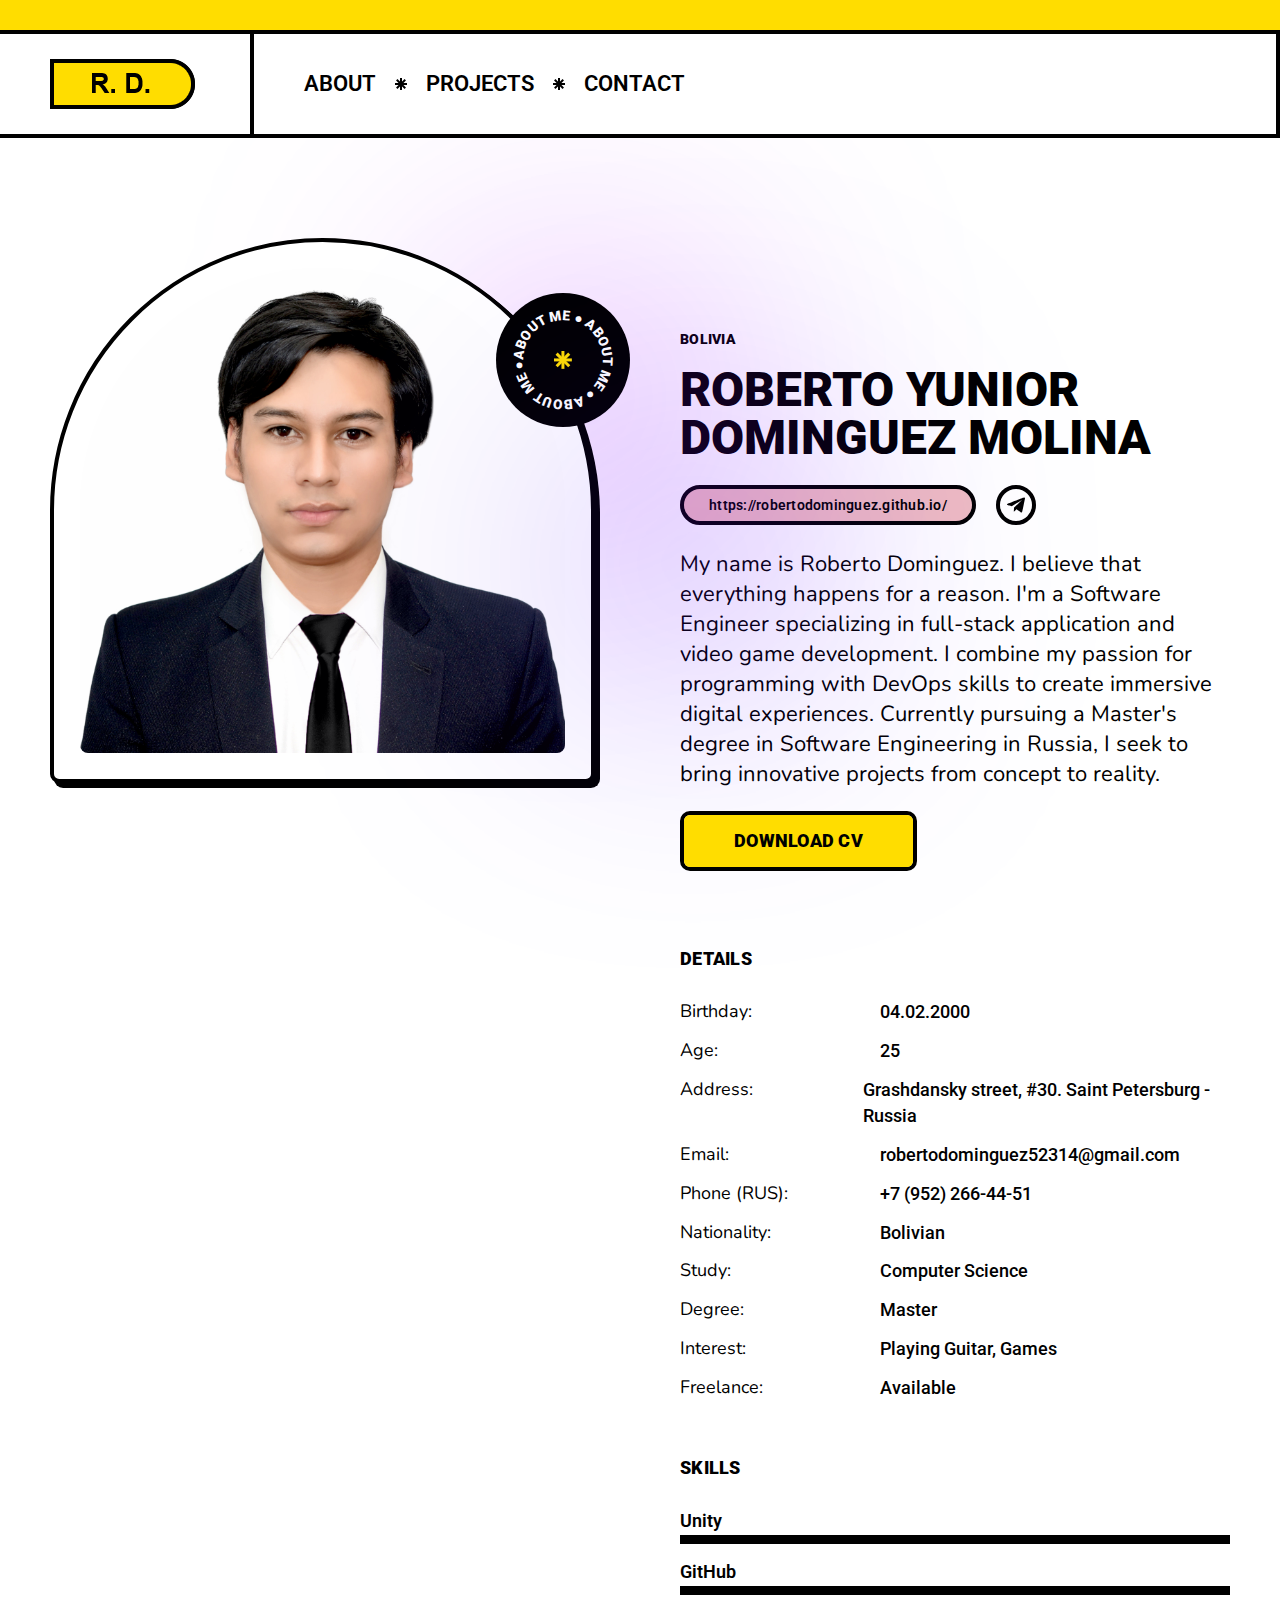
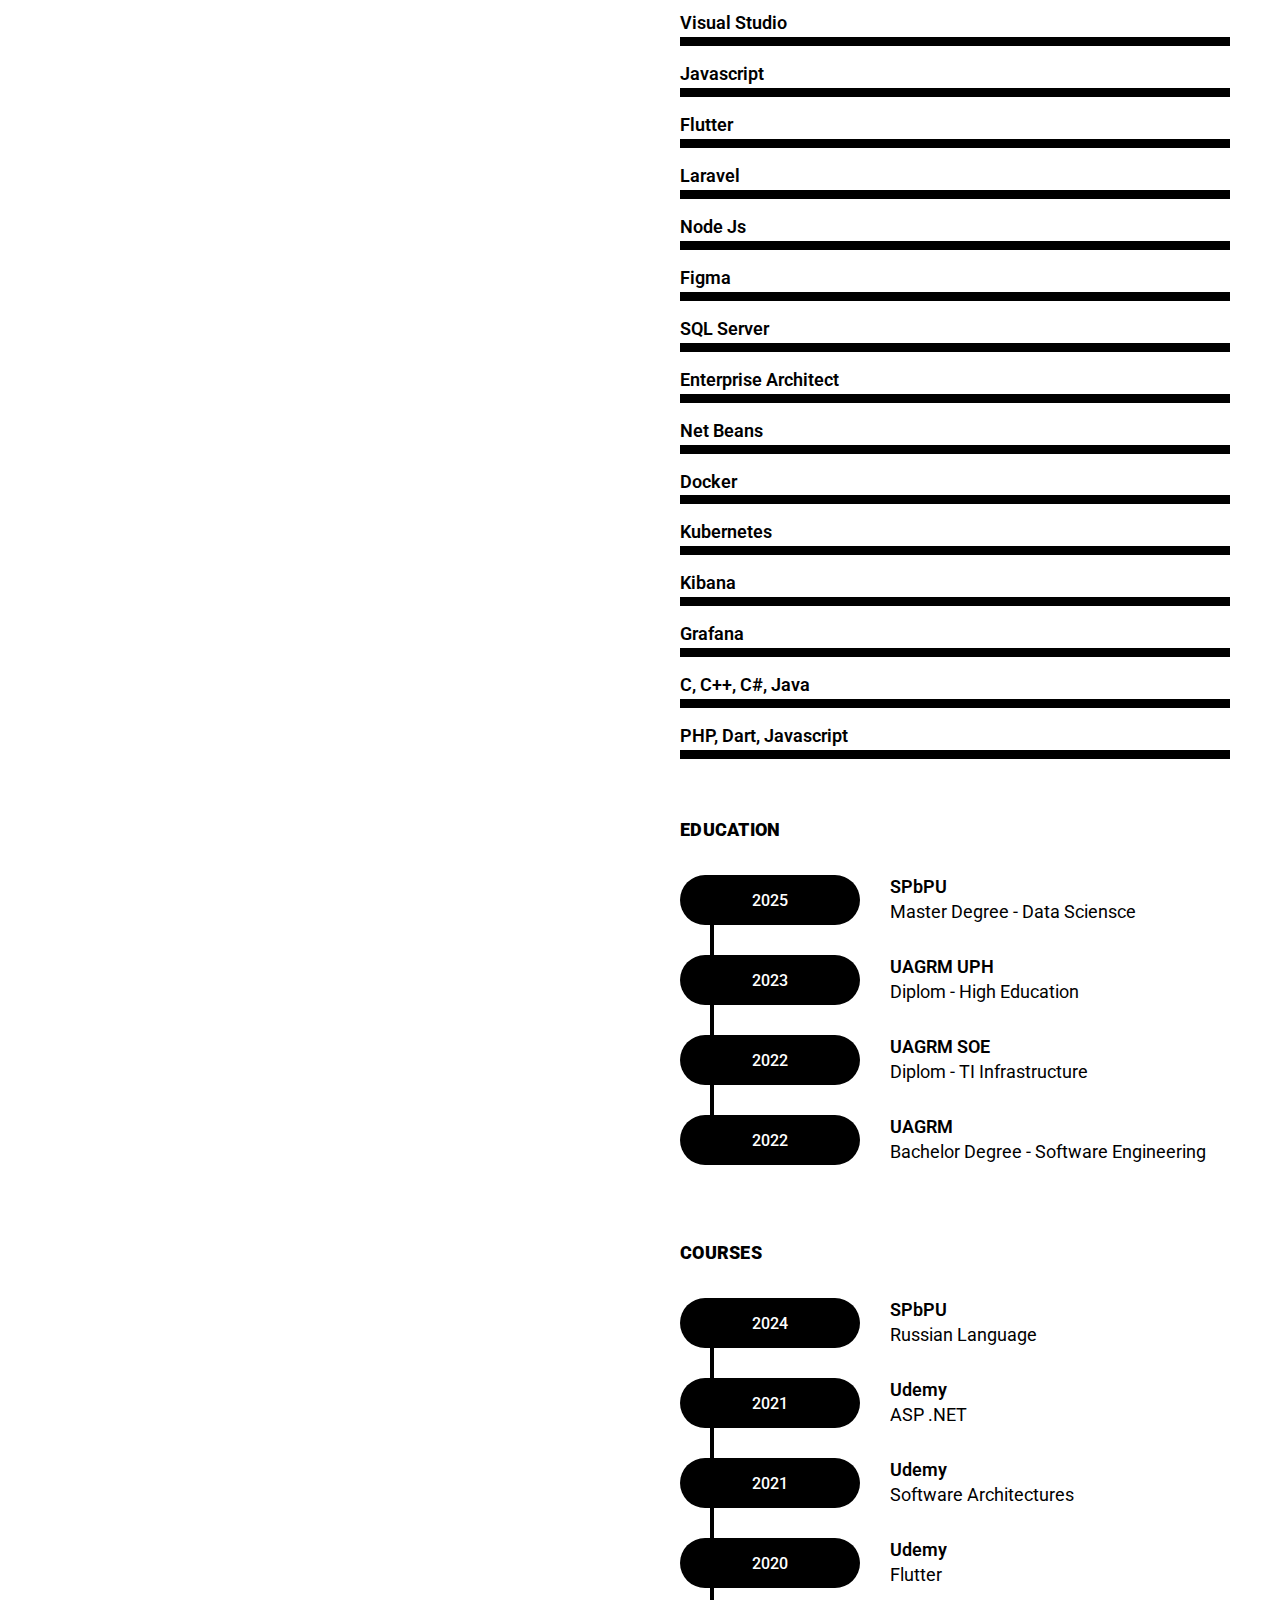
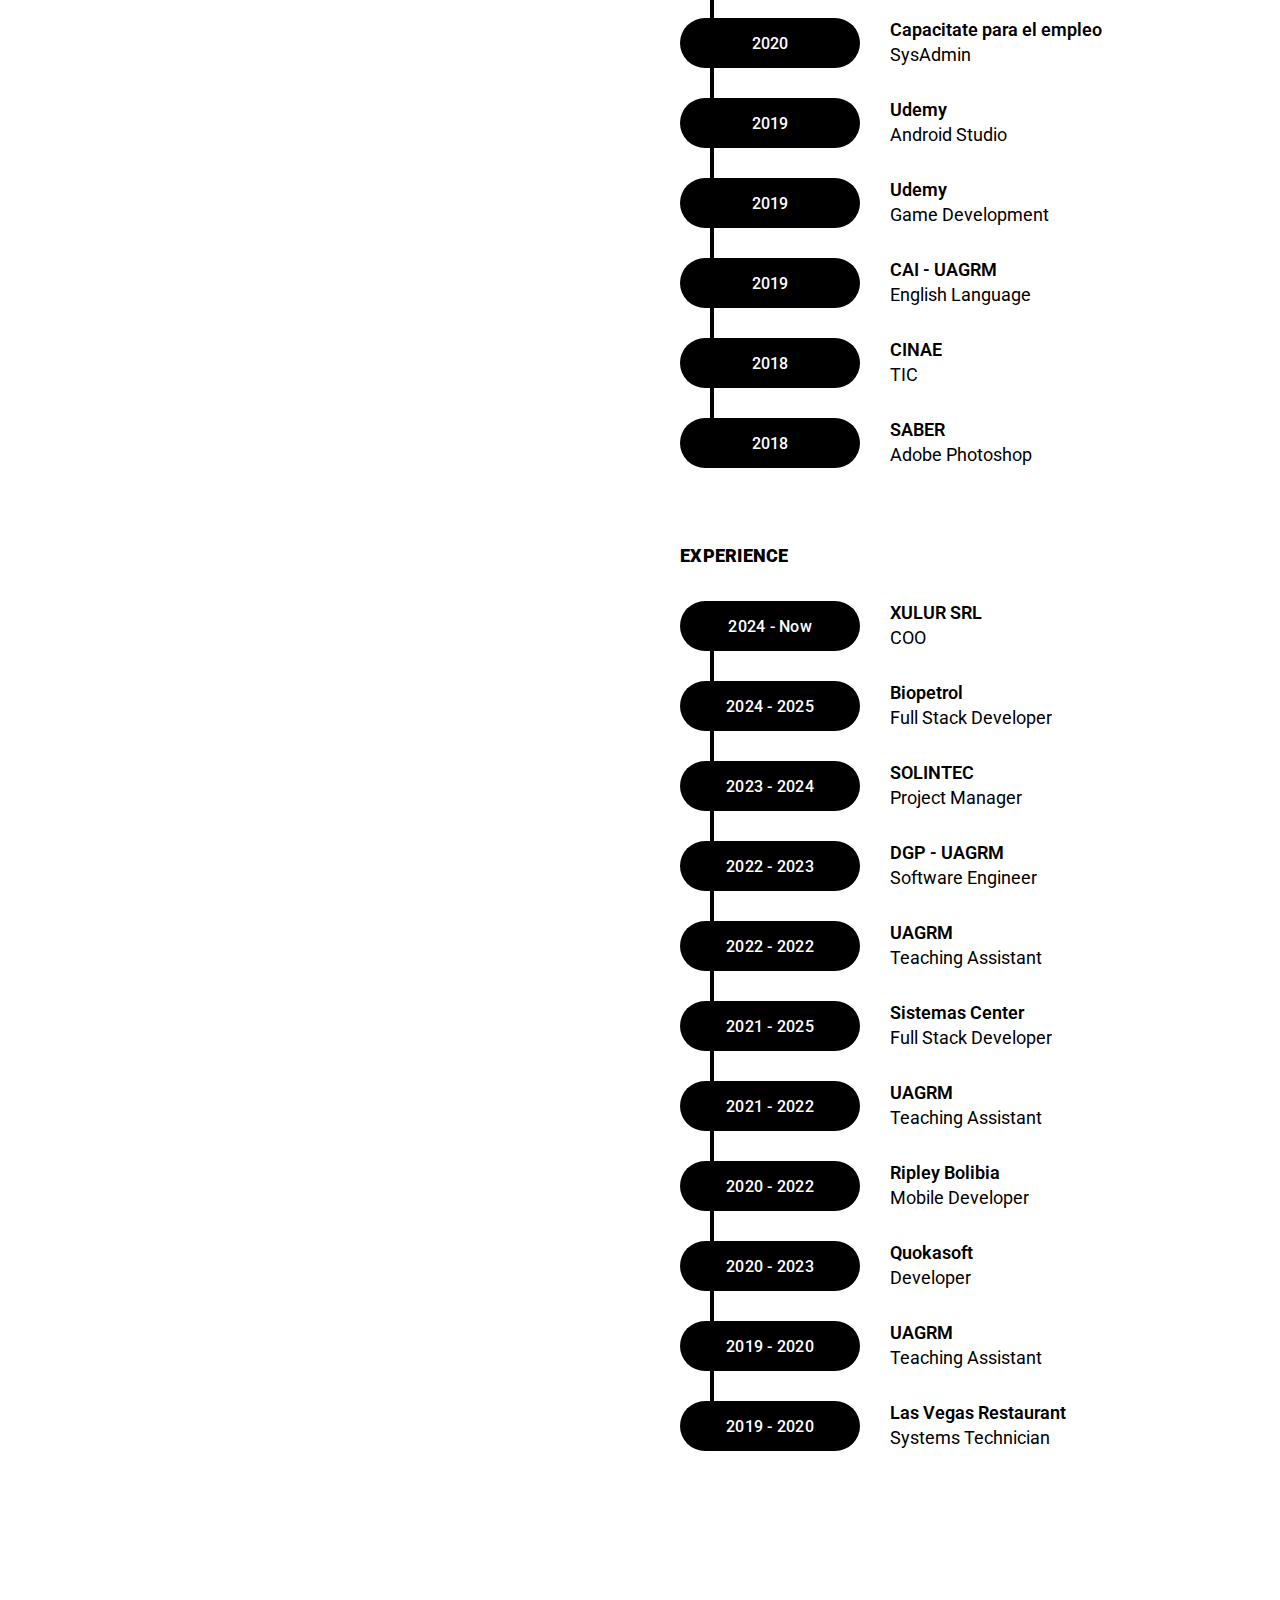
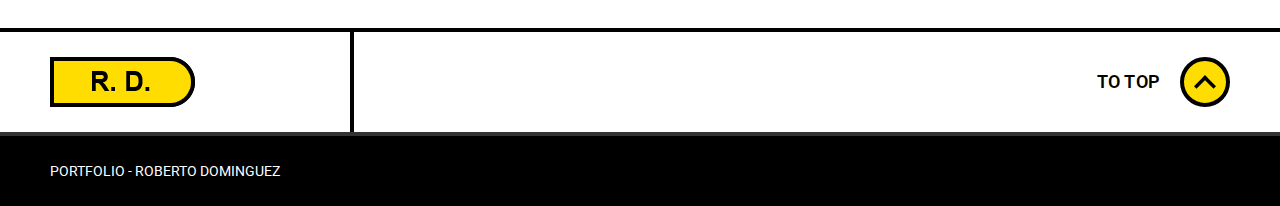
<file: index.html>
<!DOCTYPE html>
<!--[if lt IE 7 ]><html class="ie ie6" lang="en"> <![endif]-->
<!--[if IE 7 ]><html class="ie ie7" lang="en"> <![endif]-->
<!--[if IE 8 ]><html class="ie ie8" lang="en"> <![endif]-->
<!--[if (gte IE 9)|!(IE)]><!--><html lang="en"> <!--<![endif]-->

<head>

<meta http-equiv="Content-Type" content="text/html; charset=utf-8" />

<meta name="description" content="Roberto Dominguez">
<meta name="author" content="Frenify">

<meta name="viewport" content="width=device-width, initial-scale=1, maximum-scale=5">

<title>Profile</title>

<!-- Google Fonts -->
<link rel="preconnect" href="https://fonts.googleapis.com">
<link rel="preconnect" href="https://fonts.gstatic.com" crossorigin>
<link href="https://fonts.googleapis.com/css2?family=Nunito:ital,wght@0,200..1000;1,200..1000&family=Roboto:ital,wght@0,100;0,300;0,400;0,500;0,700;0,900;1,100;1,300;1,400;1,500;1,700;1,900&display=swap" rel="stylesheet">
<!-- /Google Fonts -->

<!-- Styles -->
<link type="text/css" rel="stylesheet" href="assets/css/base.css" />
<link type="text/css" rel="stylesheet" href="assets/css/plugins.css" />
<link type="text/css" rel="stylesheet" href="assets/css/style.css" />
<link type="text/css" rel="stylesheet" href="assets/css/responsive.css" />
<!-- /Styles -->

</head>

<body>

<div class="clearfix"></div>


<!-- Wrapper All -->
<div class="popito-fn-wrapper" data-bg-decor="enable">

    <!-- Header -->
    <header id="popito_fn_header">
        <div class="popito_fn_header">
            <div class="header_ad">
                
            </div>

            <div class="header_top">
                <div class="logo">
                    <a href="index.html">
                        <img src="img/logo/retina-logo.png" alt="" class="retina_logo">
                        <img src="img/logo/desktop-logo.png" alt="" class="desktop_logo">
                    </a>
                </div>
                <div class="popito_fn_nav main_nav">
                    <div class="menu">
                        <div class="menu-main-container">
                            <ul role="menu" class="popito_fn_main_nav">
                                <li><a href="index.html"><span><span>About</span><img src="assets/svg/star.svg" alt="" class="fn__svg"><span class="suffix">//</span></span></a></li>
                                <li><a href="projects/tags.html"><span><span>Projects</span><img src="assets/svg/star.svg" alt="" class="fn__svg"><span class="suffix">//</span></span></a></li>
                                <li><a href="contact.html"><span><span>Contact</span><img src="assets/svg/star.svg" alt="" class="fn__svg"><span class="suffix">//</span></span></a></li>
                            </ul>
                        </div>
                    </div>
                </div>
                <div class="right__trigger">
                    <!-- <a href="">Algo</a> -->
                </div>
            </div>
        </div>
    </header>
    <!-- /Header -->

    <!-- Sticky Navigation -->
    <div class="popito_fn_stickynav">
        <div class="transform_hedaer">
            <div class="sticky_header">
                <div class="popito_fn_nav sticky_nav">
                    <div class="menu">
                        <div class="menu-main-container">
                            <ul role="menu" class="popito_fn_main_nav">
                                <li><a href="index.html"><span><span>About</span><img src="assets/svg/star.svg" alt="" class="fn__svg"><span class="suffix">//</span></span></a></li>
                                <li><a href="projects/tags.html"><span><span>Projects</span><img src="assets/svg/star.svg" alt="" class="fn__svg"><span class="suffix">//</span></span></a></li>
                                <li><a href="contact.html"><span><span>Contact</span><img src="assets/svg/star.svg" alt="" class="fn__svg"><span class="suffix">//</span></span></a></li>
                            </ul>
                        </div>

                    </div>
                </div>
                <div class="right__trigger">
                    <!-- <a href="">Algo</a> -->
                </div>
            </div>
        </div>
    </div>
    <!-- /Sticky Navigation -->

    <!-- Mobile Navigation -->
    <div class="popito_fn_mobnav">

        <!-- Mobile Top -->
        <div class="mob_top">
            <div class="logo">
                <div class="fn_logo">
                    <a href="index.html">
                        <img src="img/logo/retina-logo.png" alt="" class="retina_logo">
                        <img src="img/logo/desktop-logo.png" alt="" class="desktop_logo">
                    </a>
                </div>
            </div>
            <div class="right__trigger">
                <a href="#">
                    <span class="hamb"><span></span></span>
                </a>
            </div>
        </div>
        <!-- /Mobile Top -->
        
        <!-- Mobile Bottom -->
        <div class="mob_bot">
            <ul role="menu" class="mobile_menu">
                <li><a href="index.html"><span><span>About</span><span class="suffix">//</span></span></a></li>
                <li><a href="projects/tags.html"><span><span>Projects</span><span class="suffix">//</span></span></a></li>
                <li><a href="contact.html"><span><span>Contact</span><span class="suffix">//</span></span></a></li>
            </ul>
        </div>
        <!-- /Mobile Bottom -->

    </div>
    <!-- /Mobile Navigation -->










    <!-- Content -->
	<main class="popito_fn_content">
        
         <!-- About Page -->
         <div class="popito_fn_about_page">
            <div class="container">
                <div class="fn__about_page">
                    <div class="about_page_left">
                        <div class="about_page_left_in">
                            <div class="about_img fn__bold_item">
                                <img src="img/about.jpg" alt="">
                            </div>
                            <div class="fn_cs_rotating_object type_text">
                                <svg xmlns="http://www.w3.org/2000/svg" xmlns:xlink="http://www.w3.org/1999/xlink" version="1.1" id="Layer_1" x="0px" y="0px" viewBox="0 0 120 120" style="enable-background:new 0 0 120 120;" xml:space="preserve" class="fn__svg  replaced-svg"><g><g><rect y="50" width="120" height="20"></rect></g><g><rect x="50" width="20" height="120"></rect></g></g><g><g><rect x="50" y="0" transform="matrix(0.7071 -0.7071 0.7071 0.7071 -24.8528 60)" width="20" height="120"></rect></g><g><rect x="0" y="50" transform="matrix(0.7071 -0.7071 0.7071 0.7071 -24.8528 60)" width="120" height="20"></rect></g></g></svg><svg viewBox="0 0 100 100" width="100" height="100"><defs><path id="frenify_1" d="M 50, 50 m -37, 0 a 37,37 0 1,1 74,0 a 37,37 0 1,1 -74,0"></path></defs>
                                <text font-size="17"><textPath xlink:href="#frenify_1">About Me ● About Me ● About Me ● </textPath></text>
                                </svg>
                            </div>
                        </div>
                    </div>
                    <div class="about_page_right">
                        <div class="about_page_right_in">
                            <section class="section_about">
                                <p class="small_desc">Bolivia</p>
                                <h1 class="title">ROBERTO YUNIOR DOMINGUEZ MOLINA</h1>
                                <div class="fn__social_info">
                                    <div class="website">
                                        <a href="https://robertodominguez.github.io/" target="_blank">https://robertodominguez.github.io/</a>
                                    </div>
                                    <div class="popito_fn_social_icon">
                                        <ul>
                                            <!-- <li><a href="https://facebook.com/RobertoDominguez" target="_blank"><img src="assets/svg/social/facebook.svg" alt="" class="fn__svg"></a></li> -->
                                            <li><a href="https://t.me/roberto_0333" target="_blank"><img src="assets/svg/social/telegram.svg" alt="" class="fn__svg"></a></li>
                                        </ul>
                                    </div>
                                </div>
                                <div class="desc">
                                    <p>My name is Roberto Dominguez. I believe that everything happens for a reason. I'm a Software Engineer specializing in full-stack application and video game development. I combine my passion for programming with DevOps skills to create immersive digital experiences. Currently pursuing a Master's degree in Software Engineering in Russia, I seek to bring innovative projects from concept to reality. </p>
                                </div>
                                <div class="btn">
                                    <a href="projects/cv/Eng Roberto Yúnior Dominguez Molina.pdf" class="fn__btn" target="_blank" download><span>Download CV</span></a>
                                </div>
                            </section>

                            <section class="section_details">
                                <h3 class="section_title">Details</h3>
                                <div class="fn__details">
                                    <ul>
                                        <li>
                                            <div class="label">Birthday:</div>
                                            <div class="value">04.02.2000</div>
                                        </li>
                                        <li>
                                            <div class="label">Age:</div>
                                            <div class="value">25</div>
                                        </li>
                                        <li>
                                            <div class="label">Address:</div>
                                            <div class="value">Grashdansky street, #30. Saint Petersburg - Russia</div>
                                        </li>
                                        <li>
                                            <div class="label">Email:</div>
                                            <div class="value"><a href="mailto:robertodominguez52314@gmail.com" class="fn__creative_link">robertodominguez52314@gmail.com</a></div>
                                        </li>
                                        <li>
                                            <div class="label">Phone (RUS):</div>
                                            <div class="value"><a href="tel:+15551234567" class="fn__creative_link">+7 (952) 266-44-51</a></div>
                                        </li>
                                        <li>
                                            <div class="label">Nationality:</div>
                                            <div class="value">Bolivian</div>
                                        </li>
                                        <li>
                                            <div class="label">Study:</div>
                                            <div class="value">Computer Science</div>
                                        </li>
                                        <li>
                                            <div class="label">Degree:</div>
                                            <div class="value">Master</div>
                                        </li>
                                        <li>
                                            <div class="label">Interest:</div>
                                            <div class="value">Playing Guitar, Games</div>
                                        </li>
                                        <li>
                                            <div class="label">Freelance:</div>
                                            <div class="value">Available</div>
                                        </li>
                                    </ul>
                                </div>

                            </section>

                            <section class="section_skills">
                                <h3 class="section_title">Skills</h3>

                                <div class="fn__progress">
                                    <div class="fn__progress_item" data-percent="88">
                                        <div class="progress_label">
                                            <h3 class="title">Unity</h3>
                                            <!-- <span class="percent">80%</span> -->
                                        </div>
                                        <div class="progress_bg">
                                            <div class="progress_bg_in">
                                                <div class="bg_active"></div>
                                            </div>
                                        </div>
                                    </div>
                                    <div class="fn__progress_item" data-percent="90">
                                        <div class="progress_label">
                                            <h3 class="title">GitHub</h3>
                                            <!-- <span class="percent">90%</span> -->
                                        </div>
                                        <div class="progress_bg">
                                            <div class="progress_bg_in">
                                                <div class="bg_active"></div>
                                            </div>
                                        </div>
                                    </div>
                                    <div class="fn__progress_item" data-percent="90">
                                        <div class="progress_label">
                                            <h3 class="title">Visual Studio</h3>
                                            <!-- <span class="percent">90%</span> -->
                                        </div>
                                        <div class="progress_bg">
                                            <div class="progress_bg_in">
                                                <div class="bg_active"></div>
                                            </div>
                                        </div>
                                    </div>
                                    <div class="fn__progress_item" data-percent="79">
                                        <div class="progress_label">
                                            <h3 class="title">Javascript</h3>
                                            <!-- <span class="percent">79%</span> -->
                                        </div>
                                        <div class="progress_bg">
                                            <div class="progress_bg_in">
                                                <div class="bg_active"></div>
                                            </div>
                                        </div>
                                    </div>
                                    <div class="fn__progress_item" data-percent="90">
                                        <div class="progress_label">
                                            <h3 class="title">Flutter</h3>
                                            <!-- <span class="percent">90%</span> -->
                                        </div>
                                        <div class="progress_bg">
                                            <div class="progress_bg_in">
                                                <div class="bg_active"></div>
                                            </div>
                                        </div>
                                    </div>
                                    <div class="fn__progress_item" data-percent="90">
                                        <div class="progress_label">
                                            <h3 class="title">Laravel</h3>
                                            <!-- <span class="percent">90%</span> -->
                                        </div>
                                        <div class="progress_bg">
                                            <div class="progress_bg_in">
                                                <div class="bg_active"></div>
                                            </div>
                                        </div>
                                    </div>
                                    <div class="fn__progress_item" data-percent="70">
                                        <div class="progress_label">
                                            <h3 class="title">Node Js</h3>
                                            <!-- <span class="percent">70%</span> -->
                                        </div>
                                        <div class="progress_bg">
                                            <div class="progress_bg_in">
                                                <div class="bg_active"></div>
                                            </div>
                                        </div>
                                    </div>
                                    <div class="fn__progress_item" data-percent="70">
                                        <div class="progress_label">
                                            <h3 class="title">Figma</h3>
                                            <!-- <span class="percent">70%</span> -->
                                        </div>
                                        <div class="progress_bg">
                                            <div class="progress_bg_in">
                                                <div class="bg_active"></div>
                                            </div>
                                        </div>
                                    </div>
                                    <div class="fn__progress_item" data-percent="90">
                                        <div class="progress_label">
                                            <h3 class="title">SQL Server</h3>
                                            <!-- <span class="percent">70%</span> -->
                                        </div>
                                        <div class="progress_bg">
                                            <div class="progress_bg_in">
                                                <div class="bg_active"></div>
                                            </div>
                                        </div>
                                    </div>
                                    <div class="fn__progress_item" data-percent="80">
                                        <div class="progress_label">
                                            <h3 class="title">Enterprise Architect</h3>
                                            <!-- <span class="percent">70%</span> -->
                                        </div>
                                        <div class="progress_bg">
                                            <div class="progress_bg_in">
                                                <div class="bg_active"></div>
                                            </div>
                                        </div>
                                    </div>
                                    <div class="fn__progress_item" data-percent="70">
                                        <div class="progress_label">
                                            <h3 class="title">Net Beans</h3>
                                            <!-- <span class="percent">70%</span> -->
                                        </div>
                                        <div class="progress_bg">
                                            <div class="progress_bg_in">
                                                <div class="bg_active"></div>
                                            </div>
                                        </div>
                                    </div>
                                    <div class="fn__progress_item" data-percent="90">
                                        <div class="progress_label">
                                            <h3 class="title">Docker</h3>
                                            <!-- <span class="percent">70%</span> -->
                                        </div>
                                        <div class="progress_bg">
                                            <div class="progress_bg_in">
                                                <div class="bg_active"></div>
                                            </div>
                                        </div>
                                    </div>
                                    <div class="fn__progress_item" data-percent="60">
                                        <div class="progress_label">
                                            <h3 class="title">Kubernetes</h3>
                                            <!-- <span class="percent">70%</span> -->
                                        </div>
                                        <div class="progress_bg">
                                            <div class="progress_bg_in">
                                                <div class="bg_active"></div>
                                            </div>
                                        </div>
                                    </div>
                                    <div class="fn__progress_item" data-percent="70">
                                        <div class="progress_label">
                                            <h3 class="title">Kibana</h3>
                                            <!-- <span class="percent">70%</span> -->
                                        </div>
                                        <div class="progress_bg">
                                            <div class="progress_bg_in">
                                                <div class="bg_active"></div>
                                            </div>
                                        </div>
                                    </div>
                                    <div class="fn__progress_item" data-percent="70">
                                        <div class="progress_label">
                                            <h3 class="title">Grafana</h3>
                                            <!-- <span class="percent">70%</span> -->
                                        </div>
                                        <div class="progress_bg">
                                            <div class="progress_bg_in">
                                                <div class="bg_active"></div>
                                            </div>
                                        </div>
                                    </div>
                                    <div class="fn__progress_item" data-percent="90">
                                        <div class="progress_label">
                                            <h3 class="title">C, C++, C#, Java</h3>
                                            <!-- <span class="percent">70%</span> -->
                                        </div>
                                        <div class="progress_bg">
                                            <div class="progress_bg_in">
                                                <div class="bg_active"></div>
                                            </div>
                                        </div>
                                    </div>
                                    <div class="fn__progress_item" data-percent="90">
                                        <div class="progress_label">
                                            <h3 class="title">PHP, Dart, Javascript</h3>
                                            <!-- <span class="percent">70%</span> -->
                                        </div>
                                        <div class="progress_bg">
                                            <div class="progress_bg_in">
                                                <div class="bg_active"></div>
                                            </div>
                                        </div>
                                    </div>

                                </div>
                            </section>
                            

                            <section class="section_education">
                                <h3 class="section_title">Education</h3>
                                <div class="fn__edu">
                                    <ul>
                                        <li>
                                            <div class="item">
                                                <div class="item_years">
                                                    <span class="text"><span>2025</span></span>
                                                </div>
                                                <div class="item_wai">
                                                    <span class="top">SPbPU</span>
                                                    <span class="btm">Master Degree - Data Sciensce</span>
                                                </div>
                                            </div>
                                        </li>
                                        <li>
                                            <div class="item">
                                                <div class="item_years">
                                                    <span class="text"><span>2023</span></span>
                                                </div>
                                                <div class="item_wai">
                                                    <span class="top">UAGRM UPH</span>
                                                    <span class="btm">Diplom - High Education</span>
                                                </div>
                                            </div>
                                        </li>
                                        <li>
                                            <div class="item">
                                                <div class="item_years">
                                                    <span class="text"><span>2022</span></span>
                                                </div>
                                                <div class="item_wai">
                                                    <span class="top">UAGRM SOE</span>
                                                    <span class="btm">Diplom - TI Infrastructure</span>
                                                </div>
                                            </div>
                                        </li>
                                        <li>
                                            <div class="item">
                                                <div class="item_years">
                                                    <span class="text"><span>2022</span></span>
                                                </div>
                                                <div class="item_wai">
                                                    <span class="top">UAGRM</span>
                                                    <span class="btm">Bachelor Degree - Software Engineering</span>
                                                </div>
                                            </div>
                                        </li>
                                    </ul>
                                </div>
                            </section>
                            

                            <section class="section_education">
                                <h3 class="section_title">Courses</h3>
                                <div class="fn__edu">
                                    <ul>
                                        <li>
                                            <div class="item">
                                                <div class="item_years">
                                                    <span class="text"><span>2024</span></span>
                                                </div>
                                                <div class="item_wai">
                                                    <span class="top">SPbPU</span>
                                                    <span class="btm">Russian Language</span>
                                                </div>
                                            </div>
                                        </li>
                                        <li>
                                            <div class="item">
                                                <div class="item_years">
                                                    <span class="text"><span>2021</span></span>
                                                </div>
                                                <div class="item_wai">
                                                    <span class="top">Udemy</span>
                                                    <span class="btm">ASP .NET</span>
                                                </div>
                                            </div>
                                        </li>
                                        <li>
                                            <div class="item">
                                                <div class="item_years">
                                                    <span class="text"><span>2021</span></span>
                                                </div>
                                                <div class="item_wai">
                                                    <span class="top">Udemy</span>
                                                    <span class="btm">Software Architectures</span>
                                                </div>
                                            </div>
                                        </li>
                                        <li>
                                            <div class="item">
                                                <div class="item_years">
                                                    <span class="text"><span>2020</span></span>
                                                </div>
                                                <div class="item_wai">
                                                    <span class="top">Udemy</span>
                                                    <span class="btm">Flutter</span>
                                                </div>
                                            </div>
                                        </li>
                                        <li>
                                            <div class="item">
                                                <div class="item_years">
                                                    <span class="text"><span>2020</span></span>
                                                </div>
                                                <div class="item_wai">
                                                    <span class="top">Capacitate para el empleo</span>
                                                    <span class="btm">SysAdmin</span>
                                                </div>
                                            </div>
                                        </li>
                                        <li>
                                            <div class="item">
                                                <div class="item_years">
                                                    <span class="text"><span>2019</span></span>
                                                </div>
                                                <div class="item_wai">
                                                    <span class="top">Udemy</span>
                                                    <span class="btm">Android Studio</span>
                                                </div>
                                            </div>
                                        </li>
                                        <li>
                                            <div class="item">
                                                <div class="item_years">
                                                    <span class="text"><span>2019</span></span>
                                                </div>
                                                <div class="item_wai">
                                                    <span class="top">Udemy</span>
                                                    <span class="btm">Game Development</span>
                                                </div>
                                            </div>
                                        </li>
                                        <li>
                                            <div class="item">
                                                <div class="item_years">
                                                    <span class="text"><span>2019</span></span>
                                                </div>
                                                <div class="item_wai">
                                                    <span class="top">CAI - UAGRM</span>
                                                    <span class="btm">English Language</span>
                                                </div>
                                            </div>
                                        </li>
                                        <li>
                                            <div class="item">
                                                <div class="item_years">
                                                    <span class="text"><span>2018</span></span>
                                                </div>
                                                <div class="item_wai">
                                                    <span class="top">CINAE</span>
                                                    <span class="btm">TIC</span>
                                                </div>
                                            </div>
                                        </li>
                                        <li>
                                            <div class="item">
                                                <div class="item_years">
                                                    <span class="text"><span>2018</span></span>
                                                </div>
                                                <div class="item_wai">
                                                    <span class="top">SABER</span>
                                                    <span class="btm">Adobe Photoshop</span>
                                                </div>
                                            </div>
                                        </li>
                                    </ul>
                                </div>
                            </section>

                            <section class="section_experience">
                                <h3 class="section_title">Experience</h3>
                                <div class="fn__edu">
                                    <ul>
                                        <li>
                                            <div class="item">
                                                <div class="item_years">
                                                    <span class="text"><span>2024 - Now</span></span>
                                                </div>
                                                <div class="item_wai">
                                                    <span class="top">XULUR SRL</span>
                                                    <span class="btm">COO</span>
                                                </div>
                                            </div>
                                        </li>
                                        <li>
                                            <div class="item">
                                                <div class="item_years">
                                                    <span class="text"><span>2024 - 2025</span></span>
                                                </div>
                                                <div class="item_wai">
                                                    <span class="top">Biopetrol</span>
                                                    <span class="btm">Full Stack Developer</span>
                                                </div>
                                            </div>
                                        </li>
                                        <li>
                                            <div class="item">
                                                <div class="item_years">
                                                    <span class="text"><span>2023 - 2024</span></span>
                                                </div>
                                                <div class="item_wai">
                                                    <span class="top">SOLINTEC</span>
                                                    <span class="btm">Project Manager</span>
                                                </div>
                                            </div>
                                        </li>
                                        <li>
                                            <div class="item">
                                                <div class="item_years">
                                                    <span class="text"><span>2022 - 2023</span></span>
                                                </div>
                                                <div class="item_wai">
                                                    <span class="top">DGP - UAGRM</span>
                                                    <span class="btm">Software Engineer</span>
                                                </div>
                                            </div>
                                        </li>
                                        <li>
                                            <div class="item">
                                                <div class="item_years">
                                                    <span class="text"><span>2022 - 2022</span></span>
                                                </div>
                                                <div class="item_wai">
                                                    <span class="top">UAGRM</span>
                                                    <span class="btm">Teaching Assistant</span>
                                                </div>
                                            </div>
                                        </li>
                                        <li>
                                            <div class="item">
                                                <div class="item_years">
                                                    <span class="text"><span>2021 - 2025</span></span>
                                                </div>
                                                <div class="item_wai">
                                                    <span class="top">Sistemas Center</span>
                                                    <span class="btm">Full Stack Developer</span>
                                                </div>
                                            </div>
                                        </li>
                                        <li>
                                            <div class="item">
                                                <div class="item_years">
                                                    <span class="text"><span>2021 - 2022</span></span>
                                                </div>
                                                <div class="item_wai">
                                                    <span class="top">UAGRM</span>
                                                    <span class="btm">Teaching Assistant</span>
                                                </div>
                                            </div>
                                        </li>
                                        <li>
                                            <div class="item">
                                                <div class="item_years">
                                                    <span class="text"><span>2020 - 2022</span></span>
                                                </div>
                                                <div class="item_wai">
                                                    <span class="top">Ripley Bolibia</span>
                                                    <span class="btm">Mobile Developer</span>
                                                </div>
                                            </div>
                                        </li>
                                        <li>
                                            <div class="item">
                                                <div class="item_years">
                                                    <span class="text"><span>2020 - 2023</span></span>
                                                </div>
                                                <div class="item_wai">
                                                    <span class="top">Quokasoft</span>
                                                    <span class="btm">Developer</span>
                                                </div>
                                            </div>
                                        </li>
                                        <li>
                                            <div class="item">
                                                <div class="item_years">
                                                    <span class="text"><span>2019 - 2020</span></span>
                                                </div>
                                                <div class="item_wai">
                                                    <span class="top">UAGRM</span>
                                                    <span class="btm">Teaching Assistant</span>
                                                </div>
                                            </div>
                                        </li>
                                        <li>
                                            <div class="item">
                                                <div class="item_years">
                                                    <span class="text"><span>2019 - 2020</span></span>
                                                </div>
                                                <div class="item_wai">
                                                    <span class="top">Las Vegas Restaurant</span>
                                                    <span class="btm">Systems Technician</span>
                                                </div>
                                            </div>
                                        </li>
                                    </ul>
                                </div>
                            </section>



                        </div>
                    </div>
                </div>
            </div>
        </div>
        <!-- /About Page -->

    </main>
    <!-- /Content -->











    <!-- Footer -->
    <footer id="popito_fn_footer">
        <div class="popito_fn_footer">

            <!-- Footer Top -->
            <div class="footer_top">
                <div class="logo">
                    <a href="index.html">
                        <img src="img/logo/footer-logo.png" alt="">
                    </a>
                </div>
                <div class="top_right">
                    <div class="footer_posts">

                        
                    </div>

                    <!-- To Top -->
                    <a href="#" class="popito_fn_totop">
                        <span class="text">To Top</span>
                        <div class="icon">
                            <img src="assets/svg/arrow2.svg" alt="" class="fn__svg">
                        </div>
                    </a>
                    <!-- /To Top -->

                </div>
            </div>
            <!-- /Footer Top -->

      
            <!-- Footer Bottom -->
            <div class="footer_bottom">
                <div class="copyright">
                    <p>Portfolio - Roberto Dominguez</p>
                </div>
            </div>
            <!-- /Footer Bottom -->

        </div>
    </footer>
    <!-- /Footer -->
	
</div>
<!-- /Wrapper All -->



<!-- Scripts -->
<script type="text/javascript" src="assets/js/jquery.js"></script>
<script type="text/javascript" src="assets/js/plugins.js"></script>
<script type="text/javascript" src="assets/js/init.js"></script>
<!-- /Scripts -->
</body>
</html>
</file>
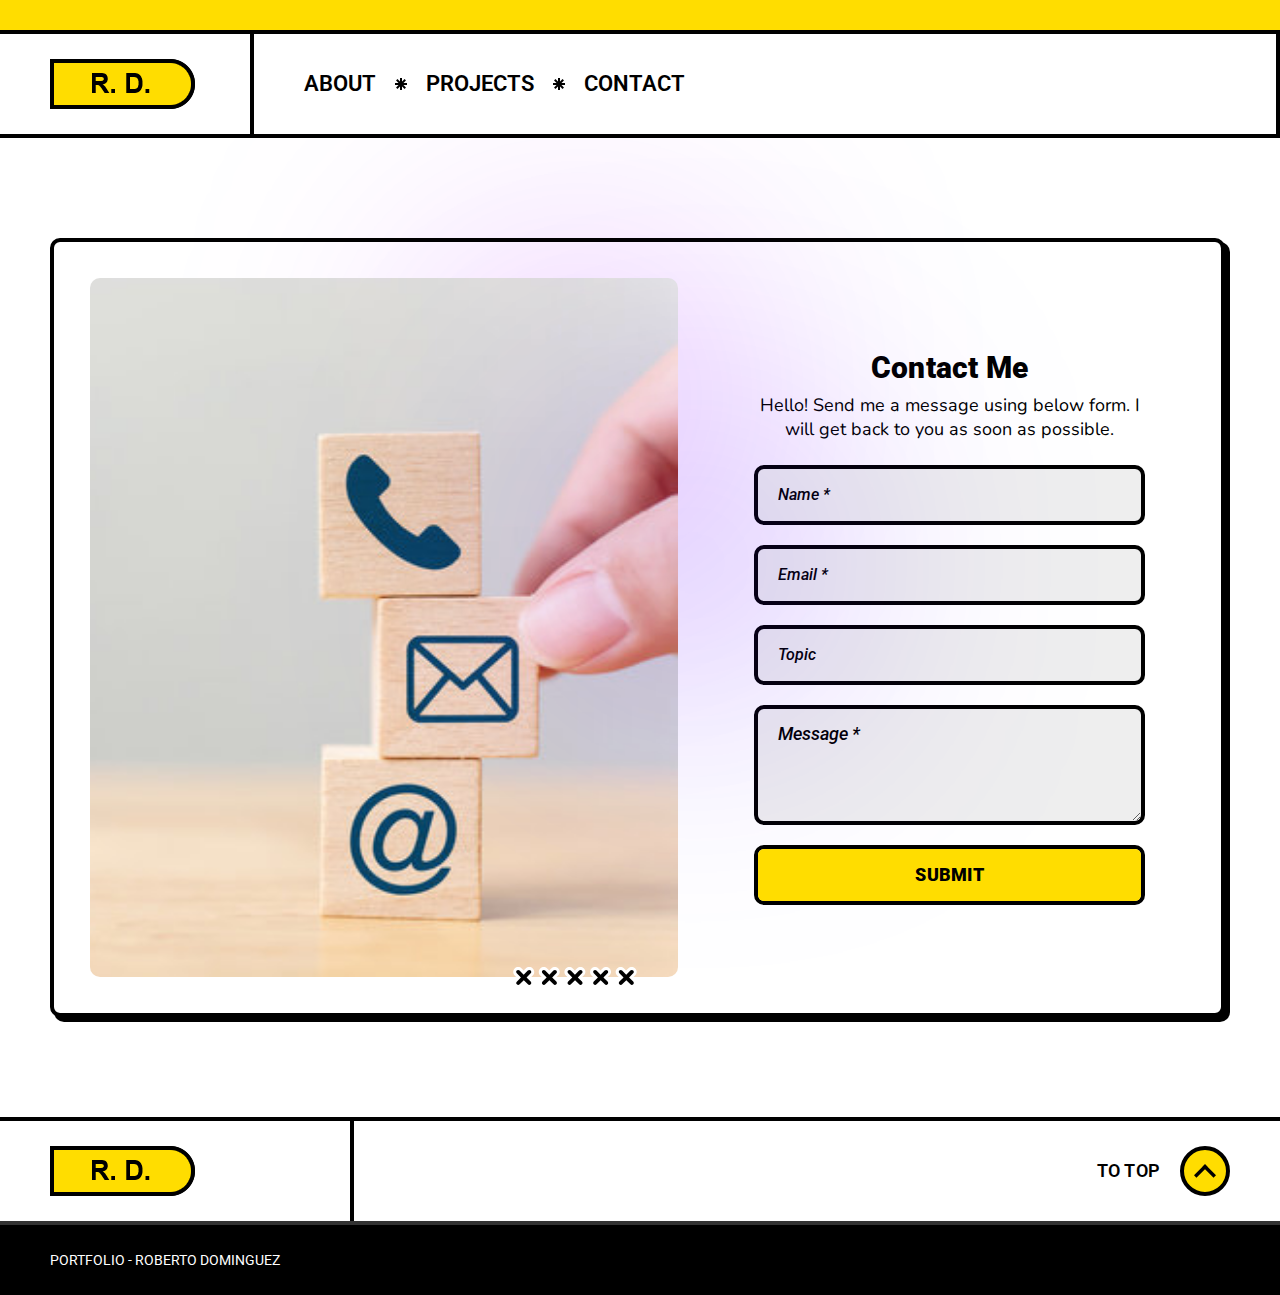
<file: contact.html>
<!DOCTYPE html>
<!--[if lt IE 7 ]><html class="ie ie6" lang="en"> <![endif]-->
<!--[if IE 7 ]><html class="ie ie7" lang="en"> <![endif]-->
<!--[if IE 8 ]><html class="ie ie8" lang="en"> <![endif]-->
<!--[if (gte IE 9)|!(IE)]><!--><html lang="en"> <!--<![endif]-->

<head>

<meta http-equiv="Content-Type" content="text/html; charset=utf-8" />

<meta name="description" content="Roberto Dominguez">
<meta name="author" content="Frenify">

<meta name="viewport" content="width=device-width, initial-scale=1, maximum-scale=5">

<title>Contact Me</title>

<!-- Google Fonts -->
<link rel="preconnect" href="https://fonts.googleapis.com">
<link rel="preconnect" href="https://fonts.gstatic.com" crossorigin>
<link href="https://fonts.googleapis.com/css2?family=Nunito:ital,wght@0,200..1000;1,200..1000&family=Roboto:ital,wght@0,100;0,300;0,400;0,500;0,700;0,900;1,100;1,300;1,400;1,500;1,700;1,900&display=swap" rel="stylesheet">
<!-- /Google Fonts -->

<!-- Styles -->
<link type="text/css" rel="stylesheet" href="assets/css/base.css" />
<link type="text/css" rel="stylesheet" href="assets/css/plugins.css" />
<link type="text/css" rel="stylesheet" href="assets/css/style.css" />
<link type="text/css" rel="stylesheet" href="assets/css/responsive.css" />
<!-- /Styles -->

</head>

<body>

<div class="clearfix"></div>


<!-- Wrapper All -->
<div class="popito-fn-wrapper" data-bg-decor="enable">

    <!-- Header -->
    <header id="popito_fn_header">
        <div class="popito_fn_header">
            <div class="header_ad">
                
            </div>

            <div class="header_top">
                <div class="logo">
                    <a href="index.html">
                        <img src="img/logo/retina-logo.png" alt="" class="retina_logo">
                        <img src="img/logo/desktop-logo.png" alt="" class="desktop_logo">
                    </a>
                </div>
                <div class="popito_fn_nav main_nav">
                    <div class="menu">
                        <div class="menu-main-container">
                            <ul role="menu" class="popito_fn_main_nav">
                                <li><a href="index.html"><span><span>About</span><img src="assets/svg/star.svg" alt="" class="fn__svg"><span class="suffix">//</span></span></a></li>
                                <li><a href="projects/tags.html"><span><span>Projects</span><img src="assets/svg/star.svg" alt="" class="fn__svg"><span class="suffix">//</span></span></a></li>
                                <li><a href="contact.html"><span><span>Contact</span><img src="assets/svg/star.svg" alt="" class="fn__svg"><span class="suffix">//</span></span></a></li>
                            </ul>
                        </div>
                    </div>
                </div>
                <div class="right__trigger">
                    <!-- <a href="">Algo</a> -->
                </div>
            </div>
        </div>
    </header>
    <!-- /Header -->

    <!-- Sticky Navigation -->
    <div class="popito_fn_stickynav">
        <div class="transform_hedaer">
            <div class="sticky_header">
                <div class="popito_fn_nav sticky_nav">
                    <div class="menu">
                        <div class="menu-main-container">
                            <ul role="menu" class="popito_fn_main_nav">
                                <li><a href="index.html"><span><span>About</span><img src="assets/svg/star.svg" alt="" class="fn__svg"><span class="suffix">//</span></span></a></li>
                                <li><a href="projects/tags.html"><span><span>Projects</span><img src="assets/svg/star.svg" alt="" class="fn__svg"><span class="suffix">//</span></span></a></li>
                                <li><a href="contact.html"><span><span>Contact</span><img src="assets/svg/star.svg" alt="" class="fn__svg"><span class="suffix">//</span></span></a></li>
                            </ul>
                        </div>

                    </div>
                </div>
                <div class="right__trigger">
                    <!-- <a href="">Algo</a> -->
                </div>
            </div>
        </div>
    </div>
    <!-- /Sticky Navigation -->

    <!-- Mobile Navigation -->
    <div class="popito_fn_mobnav">

        <!-- Mobile Top -->
        <div class="mob_top">
            <div class="logo">
                <div class="fn_logo">
                    <a href="index.html">
                        <img src="img/logo/retina-logo.png" alt="" class="retina_logo">
                        <img src="img/logo/desktop-logo.png" alt="" class="desktop_logo">
                    </a>
                </div>
            </div>
            <div class="right__trigger">
                <a href="#">
                    <span class="hamb"><span></span></span>
                </a>
            </div>
        </div>
        <!-- /Mobile Top -->
        
        <!-- Mobile Bottom -->
        <div class="mob_bot">
            <ul role="menu" class="mobile_menu">
                <li><a href="index.html"><span><span>About</span><span class="suffix">//</span></span></a></li>
                <li><a href="projects/tags.html"><span><span>Projects</span><span class="suffix">//</span></span></a></li>
                <li><a href="contact.html"><span><span>Contact</span><span class="suffix">//</span></span></a></li>
            </ul>
        </div>
        <!-- /Mobile Bottom -->

    </div>
    <!-- /Mobile Navigation -->











    <!-- Content -->
	<main class="popito_fn_content">

        
         <!-- Contact Page -->
         <div class="popito_fn_contact_page">
            <div class="container">
               
                <div class="fn__contact_form fn__bold_item">
                    <div class="contact_item">
                        <div class="contact_left fn__img_icon">
                            <img class="img" src="img/contact.png" alt="">
                            <img src="assets/svg/xxxxx.svg" alt="" class="fn__svg icon">
                        </div>
                        <div class="contact_right">
                            <div class="contact_right_in">
                                <h3 class="fn__title">Contact Me</h3>
                                <p class="fn__desc">Hello! Send me a message using below form. I will get back to you as soon as possible.</p>
                                <div class="fn__contact">
                                    <form id="whatsappForm">
                                        <div class="fields">
                                            <section class="input_section">
                                                <input type="text" placeholder="Name *" class="name" required>
                                            </section>
                                            <section class="input_section">
                                                <input type="email" placeholder="Email *" class="email" required>
                                            </section>
                                            <section class="input_section">
                                                <input type="text" placeholder="Topic" class="topic">
                                            </section>
                                            <section class="input_section">
                                                <textarea placeholder="Message *" class="message" required></textarea>
                                            </section>
                                            <section class="input_section">
                                                <button type="submit" class="fn__main_button">Submit</button>
                                            </section>
                                        </div>
                                        <div class="returnmessage" data-success="Your message has been received, We will contact you soon."></div>
                                        <div class="empty_notice" style="display: none;"><span>! Please Fill Required Fields !</span></div>
                                    </form>
                                </div>
                            </div>
                        </div>
                    </div>
                </div>

            </div>
        </div>
        <!-- /Contact Page -->

    </main>
    <!-- /Content -->









    <!-- Footer -->
    <footer id="popito_fn_footer">
        <div class="popito_fn_footer">

            <!-- Footer Top -->
            <div class="footer_top">
                <div class="logo">
                    <a href="index.html">
                        <img src="img/logo/footer-logo.png" alt="">
                    </a>
                </div>
                <div class="top_right">
                    <div class="footer_posts">

                        
                    </div>

                    <!-- To Top -->
                    <a href="#" class="popito_fn_totop">
                        <span class="text">To Top</span>
                        <div class="icon">
                            <img src="assets/svg/arrow2.svg" alt="" class="fn__svg">
                        </div>
                    </a>
                    <!-- /To Top -->

                </div>
            </div>
            <!-- /Footer Top -->

      
            <!-- Footer Bottom -->
            <div class="footer_bottom">
                <div class="copyright">
                    <p>Portfolio - Roberto Dominguez</p>
                </div>
            </div>
            <!-- /Footer Bottom -->

        </div>
    </footer>
    <!-- /Footer -->
	
</div>
<!-- /Wrapper All -->



<!-- Scripts -->
<script type="text/javascript" src="assets/js/jquery.js"></script>
<script type="text/javascript" src="assets/js/plugins.js"></script>
<script type="text/javascript" src="assets/js/init.js"></script>
<script>
    document.getElementById('whatsappForm').addEventListener('submit', function(e) {
        e.preventDefault();
        
        console.log("Form sent"); // Depuración
        
        // Obtener valores
        const name = document.querySelector('.name').value.trim();
        const email = document.querySelector('.email').value.trim();
        const topic = document.querySelector('.topic').value.trim();
        const message = document.querySelector('.message').value.trim();
        
        console.log("Valores obtenidos:", {name, email, topic, message}); // Depuración
        
        // Validación
        if (!name || !email || !message) {
            document.querySelector('.empty_notice').style.display = 'block';
            console.log("Validación fallida"); // Depuración
            return;
        }
        
        document.querySelector('.empty_notice').style.display = 'none';
        
        // Formatear mensaje
        const whatsappText = `*Name:* ${name}\n*Email:* ${email}\n*Topic:* ${topic}\n*Message:* ${message}`;
        console.log("Formated Text:", whatsappText); // Depuración
        
        // Codificar para URL
        const encodedText = encodeURIComponent(whatsappText);
        console.log("encoded Text:", encodedText); // Depuración
        
        // Número de WhatsApp (REEMPLAZA ESTO CON TU NÚMERO)
        const phoneNumber = '59178579772'; // Ejemplo: 591 para Bolivia + tu número
        const whatsappUrl = `https://wa.me/${phoneNumber}?text=${encodedText}`;
        
        console.log("final URL:", whatsappUrl); // Depuración
        
        // Redirección
        window.open(whatsappUrl, '_blank');
    });
</script>
<!-- /Scripts -->
</body>
</html>
</file>
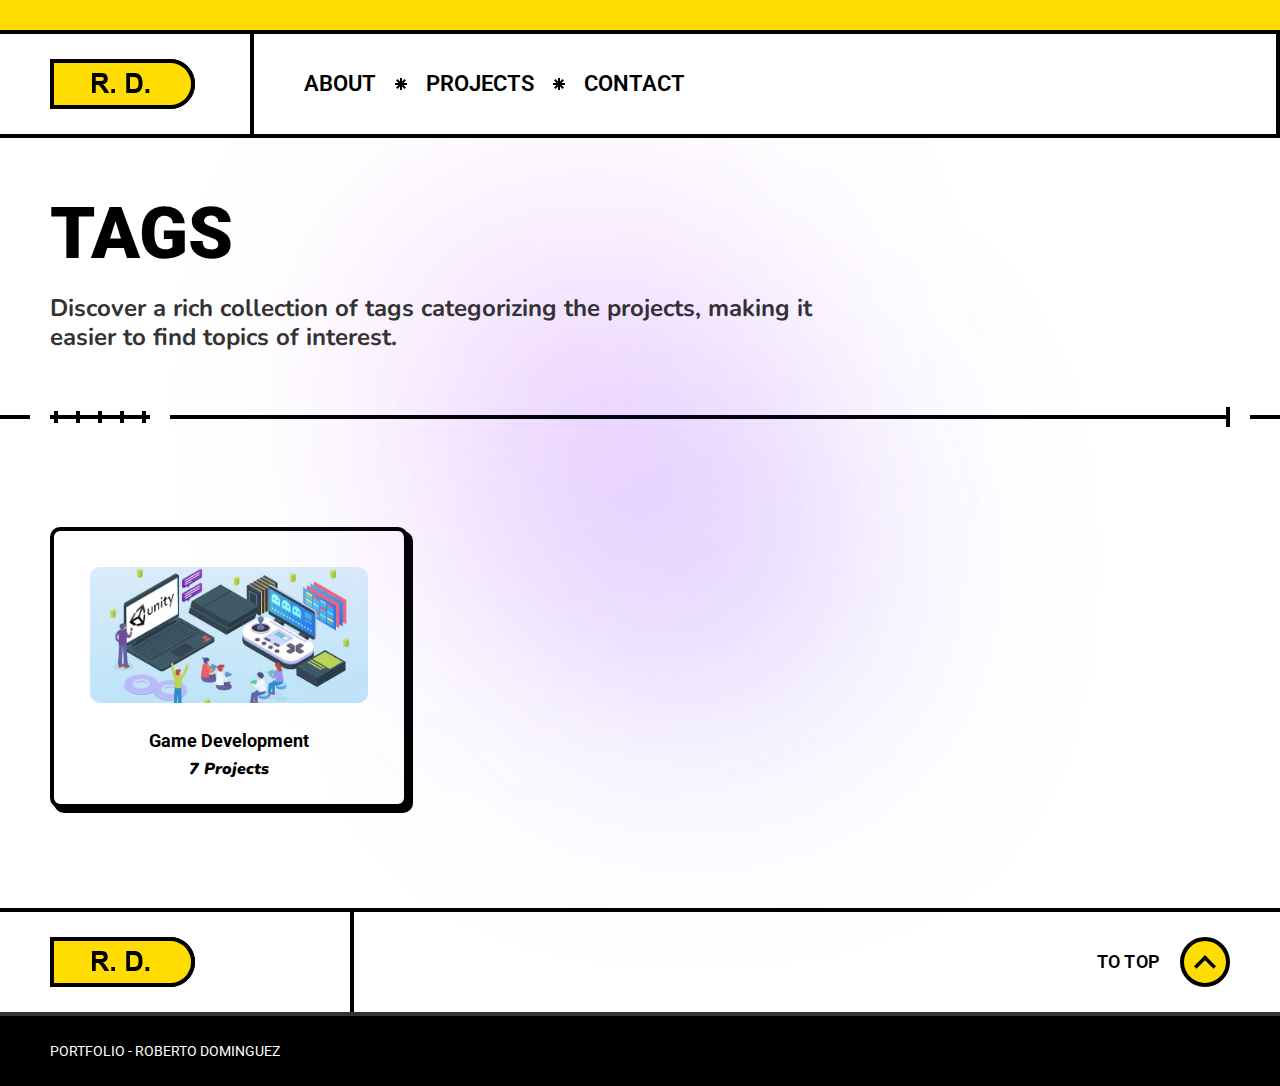
<file: projects/tags.html>
<!DOCTYPE html>
<!--[if lt IE 7 ]><html class="ie ie6" lang="en"> <![endif]-->
<!--[if IE 7 ]><html class="ie ie7" lang="en"> <![endif]-->
<!--[if IE 8 ]><html class="ie ie8" lang="en"> <![endif]-->
<!--[if (gte IE 9)|!(IE)]><!--><html lang="en"> <!--<![endif]-->

<head>

<meta http-equiv="Content-Type" content="text/html; charset=utf-8" />

<meta name="description" content="Roberto Dominguez">
<meta name="author" content="Frenify">

<meta name="viewport" content="width=device-width, initial-scale=1, maximum-scale=5">

<title>Tags</title>

<!-- Google Fonts -->
<link rel="preconnect" href="https://fonts.googleapis.com">
<link rel="preconnect" href="https://fonts.gstatic.com" crossorigin>
<link href="https://fonts.googleapis.com/css2?family=Nunito:ital,wght@0,200..1000;1,200..1000&family=Roboto:ital,wght@0,100;0,300;0,400;0,500;0,700;0,900;1,100;1,300;1,400;1,500;1,700;1,900&display=swap" rel="stylesheet">
<!-- /Google Fonts -->

<!-- Styles -->
<link type="text/css" rel="stylesheet" href="../assets/css/base.css" />
<link type="text/css" rel="stylesheet" href="../assets/css/plugins.css" />
<link type="text/css" rel="stylesheet" href="../assets/css/style.css" />
<link type="text/css" rel="stylesheet" href="../assets/css/responsive.css" />
<!-- /Styles -->

</head>

<body>

<div class="clearfix"></div>


<!-- Wrapper All -->
<div class="popito-fn-wrapper" data-bg-decor="enable">

    <!-- Header -->
    <header id="popito_fn_header">
        <div class="popito_fn_header">
            <div class="header_ad">
                
            </div>

            <div class="header_top">
                <div class="logo">
                    <a href="../index.html">
                        <img src="../img/logo/retina-logo.png" alt="" class="retina_logo">
                        <img src="../img/logo/desktop-logo.png" alt="" class="desktop_logo">
                    </a>
                </div>
                <div class="popito_fn_nav main_nav">
                    <div class="menu">
                        <div class="menu-main-container">
                            <ul role="menu" class="popito_fn_main_nav">
                                <li><a href="../index.html"><span><span>About</span><img src="../assets/svg/star.svg" alt="" class="fn__svg"><span class="suffix">//</span></span></a></li>
                                <li><a href="tags.html"><span><span>Projects</span><img src="../assets/svg/star.svg" alt="" class="fn__svg"><span class="suffix">//</span></span></a></li>
                                <li><a href="../contact.html"><span><span>Contact</span><img src="../assets/svg/star.svg" alt="" class="fn__svg"><span class="suffix">//</span></span></a></li>
                            </ul>
                        </div>
                    </div>
                </div>
                <div class="right__trigger">
                    <!-- <a href="">Algo</a> -->
                </div>
            </div>
        </div>
    </header>
    <!-- /Header -->

    <!-- Sticky Navigation -->
    <div class="popito_fn_stickynav">
        <div class="transform_hedaer">
            <div class="sticky_header">
                <div class="popito_fn_nav sticky_nav">
                    <div class="menu">
                        <div class="menu-main-container">
                            <ul role="menu" class="popito_fn_main_nav">
                                <li><a href="../index.html"><span><span>About</span><img src="../assets/svg/star.svg" alt="" class="fn__svg"><span class="suffix">//</span></span></a></li>
                                <li><a href="tags.html"><span><span>Projects</span><img src="../assets/svg/star.svg" alt="" class="fn__svg"><span class="suffix">//</span></span></a></li>
                                <li><a href="../contact.html"><span><span>Contact</span><img src="../assets/svg/star.svg" alt="" class="fn__svg"><span class="suffix">//</span></span></a></li>
                            </ul>
                        </div>

                    </div>
                </div>
                <div class="right__trigger">
                    <!-- <a href="">Algo</a> -->
                </div>
            </div>
        </div>
    </div>
    <!-- /Sticky Navigation -->

    <!-- Mobile Navigation -->
    <div class="popito_fn_mobnav">

        <!-- Mobile Top -->
        <div class="mob_top">
            <div class="logo">
                <div class="fn_logo">
                    <a href="index.html">
                        <img src="../img/logo/retina-logo.png" alt="" class="retina_logo">
                        <img src="../img/logo/desktop-logo.png" alt="" class="desktop_logo">
                    </a>
                </div>
            </div>
            <div class="right__trigger">
                <a href="#">
                    <span class="hamb"><span></span></span>
                </a>
            </div>
        </div>
        <!-- /Mobile Top -->
        
        <!-- Mobile Bottom -->
        <div class="mob_bot">
            <ul role="menu" class="mobile_menu">
                <li><a href="../index.html"><span><span>About</span><span class="suffix">//</span></span></a></li>
                <li><a href="tags.html"><span><span>Projects</span><span class="suffix">//</span></span></a></li>
                <li><a href="../contact.html"><span><span>Contact</span><span class="suffix">//</span></span></a></li>
            </ul>
        </div>
        <!-- /Mobile Bottom -->

    </div>
    <!-- /Mobile Navigation -->










<!-- Content -->
	<main class="popito_fn_content">

        <!-- Page Title -->
        <div class="popito_fn_pagetitle">
            <div class="container">
                <div class="pagetitle">
                    <h3 class="fn__title">Tags</h3>
                    <p class="fn__desc">Discover a rich collection of tags categorizing the projects, making it easier to find topics of interest.</p>

                    <span class="wings"></span>
                    <span class="raleway">
                        <span></span>
                        <span></span>
                        <span></span>
                        <span></span>
                        <span></span>
                    </span>
                </div>
            </div>
        </div>
        <!-- /Page Title -->
        
         <!-- Tags Page -->
         <div class="popito_fn_tags">
            
            <div class="fn__tags_list">
                <div class="container">
                    <ul>
                        <li>
                            <div class="fn__bold_item item">
                                <div class="img_holder">
                                    <a href="game_dev/projects.html">
                                        <img src="game_dev/game_dev.jpg" alt="">
                                    </a>
                                </div>
                                <div class="title_holder">
                                    <h3 class="fn__title">
                                        <span class="text">
                                            <a href="game_dev/projects.html">Game Development</a>
                                        </span>
                                    </h3>
                                    <p class="desc">7 Projects</p>
                                </div>
                            </div>
                        </li>

                        <!-- <li>
                            <div class="fn__bold_item item">
                                <div class="img_holder">
                                    <a href="../tag.html">
                                        <img src="../img/tags/beauty.jpg" alt="">
                                    </a>
                                </div>
                                <div class="title_holder">
                                    <h3 class="fn__title">
                                        <span class="text">
                                            <a href="../tag.html">WEB Development</a>
                                        </span>
                                    </h3>
                                    <p class="desc">12 Projects</p>
                                </div>
                            </div>
                        </li>
                 
                        <li>
                            <div class="fn__bold_item item">
                                <div class="img_holder">
                                    <a href="../tag.html">
                                        <img src="../img/tags/food.jpg" alt="">
                                    </a>
                                </div>
                                <div class="title_holder">
                                    <h3 class="fn__title">
                                        <span class="text">
                                            <a href="../tag.html">Mobile Development</a>
                                        </span>
                                    </h3>
                                    <p class="desc">7 Projects</p>
                                </div>
                            </div>
                        </li> -->

                    </ul>
                </div>
            </div>

        </div>
        <!-- /Tags Page -->

    </main>
    <!-- /Content -->










    <!-- Footer -->
    <footer id="popito_fn_footer">
        <div class="popito_fn_footer">

            <!-- Footer Top -->
            <div class="footer_top">
                <div class="logo">
                    <a href="../index.html">
                        <img src="../img/logo/footer-logo.png" alt="">
                    </a>
                </div>
                <div class="top_right">
                    <div class="footer_posts">

                        
                    </div>

                    <!-- To Top -->
                    <a href="#" class="popito_fn_totop">
                        <span class="text">To Top</span>
                        <div class="icon">
                            <img src="../assets/svg/arrow2.svg" alt="" class="fn__svg">
                        </div>
                    </a>
                    <!-- /To Top -->

                </div>
            </div>
            <!-- /Footer Top -->

      
            <!-- Footer Bottom -->
            <div class="footer_bottom">
                <div class="copyright">
                    <p>Portfolio - Roberto Dominguez</p>
                </div>
            </div>
            <!-- /Footer Bottom -->

        </div>
    </footer>
    <!-- /Footer -->
	
</div>
<!-- /Wrapper All -->



<!-- Scripts -->
<script type="text/javascript" src="../assets/js/jquery.js"></script>
<script type="text/javascript" src="../assets/js/plugins.js"></script>
<script type="text/javascript" src="../assets/js/init.js"></script>
<!-- /Scripts -->
</body>
</html>
</file>
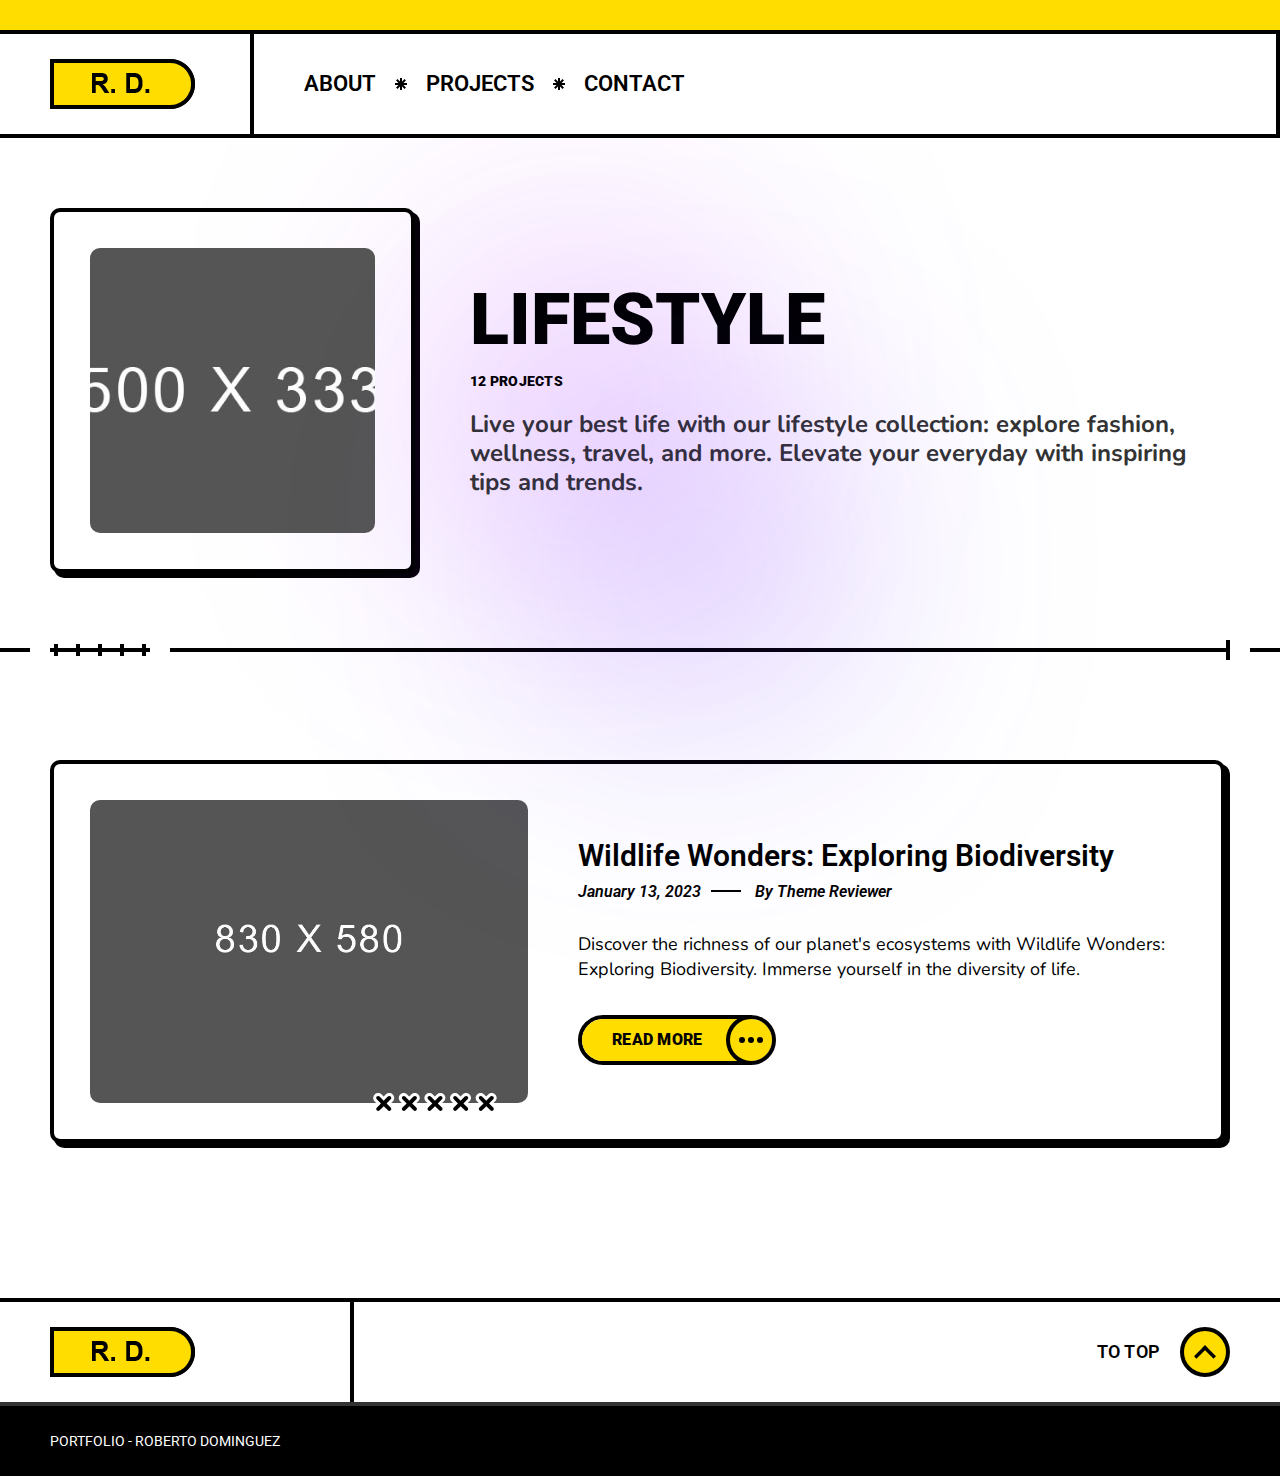
<file: projects/cv/template_projects.html>
<!DOCTYPE html>
<!--[if lt IE 7 ]><html class="ie ie6" lang="en"> <![endif]-->
<!--[if IE 7 ]><html class="ie ie7" lang="en"> <![endif]-->
<!--[if IE 8 ]><html class="ie ie8" lang="en"> <![endif]-->
<!--[if (gte IE 9)|!(IE)]><!--><html lang="en"> <!--<![endif]-->

<head>

<meta http-equiv="Content-Type" content="text/html; charset=utf-8" />

<meta name="description" content="Roberto Dominguez">
<meta name="author" content="Frenify">

<meta name="viewport" content="width=device-width, initial-scale=1, maximum-scale=5">

<title>Projects</title>

<!-- Google Fonts -->
<link rel="preconnect" href="https://fonts.googleapis.com">
<link rel="preconnect" href="https://fonts.gstatic.com" crossorigin>
<link href="https://fonts.googleapis.com/css2?family=Nunito:ital,wght@0,200..1000;1,200..1000&family=Roboto:ital,wght@0,100;0,300;0,400;0,500;0,700;0,900;1,100;1,300;1,400;1,500;1,700;1,900&display=swap" rel="stylesheet">
<!-- /Google Fonts -->

<!-- Styles -->
<link type="text/css" rel="stylesheet" href="../../assets/css/base.css" />
<link type="text/css" rel="stylesheet" href="../../assets/css/plugins.css" />
<link type="text/css" rel="stylesheet" href="../../assets/css/style.css" />
<link type="text/css" rel="stylesheet" href="../../assets/css/responsive.css" />
<!-- /Styles -->

</head>

<body>

<div class="clearfix"></div>


<!-- Wrapper All -->
<div class="popito-fn-wrapper" data-bg-decor="enable">

    <!-- Header -->
    <header id="popito_fn_header">
        <div class="popito_fn_header">
            <div class="header_ad">
                
            </div>

            <div class="header_top">
                <div class="logo">
                    <a href="../../index.html">
                        <img src="../../img/logo/retina-logo.png" alt="" class="retina_logo">
                        <img src="../../img/logo/desktop-logo.png" alt="" class="desktop_logo">
                    </a>
                </div>
                <div class="popito_fn_nav main_nav">
                    <div class="menu">
                        <div class="menu-main-container">
                            <ul role="menu" class="popito_fn_main_nav">
                                <li><a href="../../index.html"><span><span>About</span><img src="../../assets/svg/star.svg" alt="" class="fn__svg"><span class="suffix">//</span></span></a></li>
                                <li><a href="../tags.html"><span><span>Projects</span><img src="../../assets/svg/star.svg" alt="" class="fn__svg"><span class="suffix">//</span></span></a></li>
                                <li><a href="../../contact.html"><span><span>Contact</span><img src="../../assets/svg/star.svg" alt="" class="fn__svg"><span class="suffix">//</span></span></a></li>
                            </ul>
                        </div>
                    </div>
                </div>
                <div class="right__trigger">
                    <!-- <a href="">Algo</a> -->
                </div>
            </div>
        </div>
    </header>
    <!-- /Header -->

    <!-- Sticky Navigation -->
    <div class="popito_fn_stickynav">
        <div class="transform_hedaer">
            <div class="sticky_header">
                <div class="popito_fn_nav sticky_nav">
                    <div class="menu">
                        <div class="menu-main-container">
                            <ul role="menu" class="popito_fn_main_nav">
                                <li><a href="../../index.html"><span><span>About</span><img src="../../assets/svg/star.svg" alt="" class="fn__svg"><span class="suffix">//</span></span></a></li>
                                <li><a href="../tags.html"><span><span>Projects</span><img src="../../assets/svg/star.svg" alt="" class="fn__svg"><span class="suffix">//</span></span></a></li>
                                <li><a href="../../contact.html"><span><span>Contact</span><img src="../../assets/svg/star.svg" alt="" class="fn__svg"><span class="suffix">//</span></span></a></li>
                            </ul>
                        </div>

                    </div>
                </div>
                <div class="right__trigger">
                    <!-- <a href="">Algo</a> -->
                </div>
            </div>
        </div>
    </div>
    <!-- /Sticky Navigation -->

    <!-- Mobile Navigation -->
    <div class="popito_fn_mobnav">

        <!-- Mobile Top -->
        <div class="mob_top">
            <div class="logo">
                <div class="fn_logo">
                    <a href="../../index.html">
                        <img src="../../img/logo/retina-logo.png" alt="" class="retina_logo">
                        <img src="../../img/logo/desktop-logo.png" alt="" class="desktop_logo">
                    </a>
                </div>
            </div>
            <div class="right__trigger">
                <a href="#">
                    <span class="hamb"><span></span></span>
                </a>
            </div>
        </div>
        <!-- /Mobile Top -->
        
        <!-- Mobile Bottom -->
        <div class="mob_bot">
            <ul role="menu" class="mobile_menu">
                <li><a href="../../index.html"><span><span>About</span><span class="suffix">//</span></span></a></li>
                <li><a href="../tags.html"><span><span>Projects</span><span class="suffix">//</span></span></a></li>
                <li><a href="../../contact.html"><span><span>Contact</span><span class="suffix">//</span></span></a></li>
            </ul>
        </div>
        <!-- /Mobile Bottom -->

    </div>
    <!-- /Mobile Navigation -->









    <!-- Content -->
	<main class="popito_fn_content">

        <!-- Page Title -->
        <div class="popito_fn_pagetitle">
            <div class="container">
                <div class="pagetitle">
                    
                    <div class="fn__author_info">
                        <div class="left_part">
                            <div class="fn__bold_item item">
                                <div class="img_holder">
                                    <img src="../../img/tags/lifestyle.jpg" alt="">
                                </div>
                            </div>
                        </div>
                        <div class="right_part">
                            <h1 class="title">Lifestyle</h1>
                            <p class="fn_small_desc">12 projects</p>
                            <p class="desc">Live your best life with our lifestyle collection: explore fashion, wellness, travel, and more. Elevate your everyday with inspiring tips and trends.</p>
                        </div>
                    </div>

                    <span class="wings"></span>
                    <span class="raleway">
                        <span></span>
                        <span></span>
                        <span></span>
                        <span></span>
                        <span></span>
                    </span>
                </div>
            </div>
        </div>
        <!-- /Page Title -->
        
         <!-- Tag Page -->
         <div class="popito_fn_tag_page">
            <div class="container">
                
                <!-- Blog List -->
                <div class="popito_fn_bloglist">
                    <ul class="fn__blog_list">
                        <li class="fn__blog_list_item has-post-thumbnail">
                            <div class="fn__blog_item_wrapper fn__bold_item">
                                <div class="fn__blog_item">
                                    <div class="blog__image fn__img_icon">
                                        <div class="img_holder">
                                            <a href="project_1.html">
                                                <img src="../../img/project/1.jpg" alt="" class="img">
                                            </a>
                                        </div>
                                        <img src="../../assets/svg/xxxxx.svg" alt="" class="fn__svg icon">
                                    </div>
                                    <div class="title_holder">
                                        <div class="title">
                                            <h3 class="fn__post_title"><a href="project_1.html">Wildlife Wonders: Exploring Biodiversity</a></h3>
                                        </div>
                                        <div class="fn__meta">
                                            <p>
                                                <span class="meta_item meta_date">January 13, 2023</span>
                                                <span class="meta_item meta_author">By Theme Reviewer</span>
                                            </p>
                                        </div>
                                        <div class="desc">
                                            <p>Discover the richness of our planet's ecosystems with Wildlife Wonders: Exploring Biodiversity. Immerse yourself in the diversity of life. </p>
                                        </div>
                                        <div class="read_more">
                                            <a href="project_1.html">
                                                <span class="text">Read More</span>
                                                <span class="icon">
                                                    <span class="arrow"><img src="../../assets/svg/arrow.svg" alt="" class="fn__svg"></span>
                                                    <span class="triple"></span>
                                                </span>
                                            </a>
                                        </div>
                                    </div>
                                </div>
                            </div>
                        </li>
                        
                    </ul>


                </div>
                <!-- /Blog List -->


            </div>
        </div>
        <!-- /Tag Page -->

    </main>
    <!-- /Content -->











    <!-- Footer -->
    <footer id="popito_fn_footer">
        <div class="popito_fn_footer">

            <!-- Footer Top -->
            <div class="footer_top">
                <div class="logo">
                    <a href="index.html">
                        <img src="../../img/logo/footer-logo.png" alt="">
                    </a>
                </div>
                <div class="top_right">
                    <div class="footer_posts">

                        
                    </div>

                    <!-- To Top -->
                    <a href="#" class="popito_fn_totop">
                        <span class="text">To Top</span>
                        <div class="icon">
                            <img src="../../assets/svg/arrow2.svg" alt="" class="fn__svg">
                        </div>
                    </a>
                    <!-- /To Top -->

                </div>
            </div>
            <!-- /Footer Top -->

      
            <!-- Footer Bottom -->
            <div class="footer_bottom">
                <div class="copyright">
                    <p>Portfolio - Roberto Dominguez</p>
                </div>
            </div>
            <!-- /Footer Bottom -->

        </div>
    </footer>
    <!-- /Footer -->
	
</div>
<!-- /Wrapper All -->



<!-- Scripts -->
<script type="text/javascript" src="../../assets/js/jquery.js"></script>
<script type="text/javascript" src="../../assets/js/plugins.js"></script>
<script type="text/javascript" src="../../assets/js/init.js"></script>
<!-- /Scripts -->
</body>
</html>
</file>
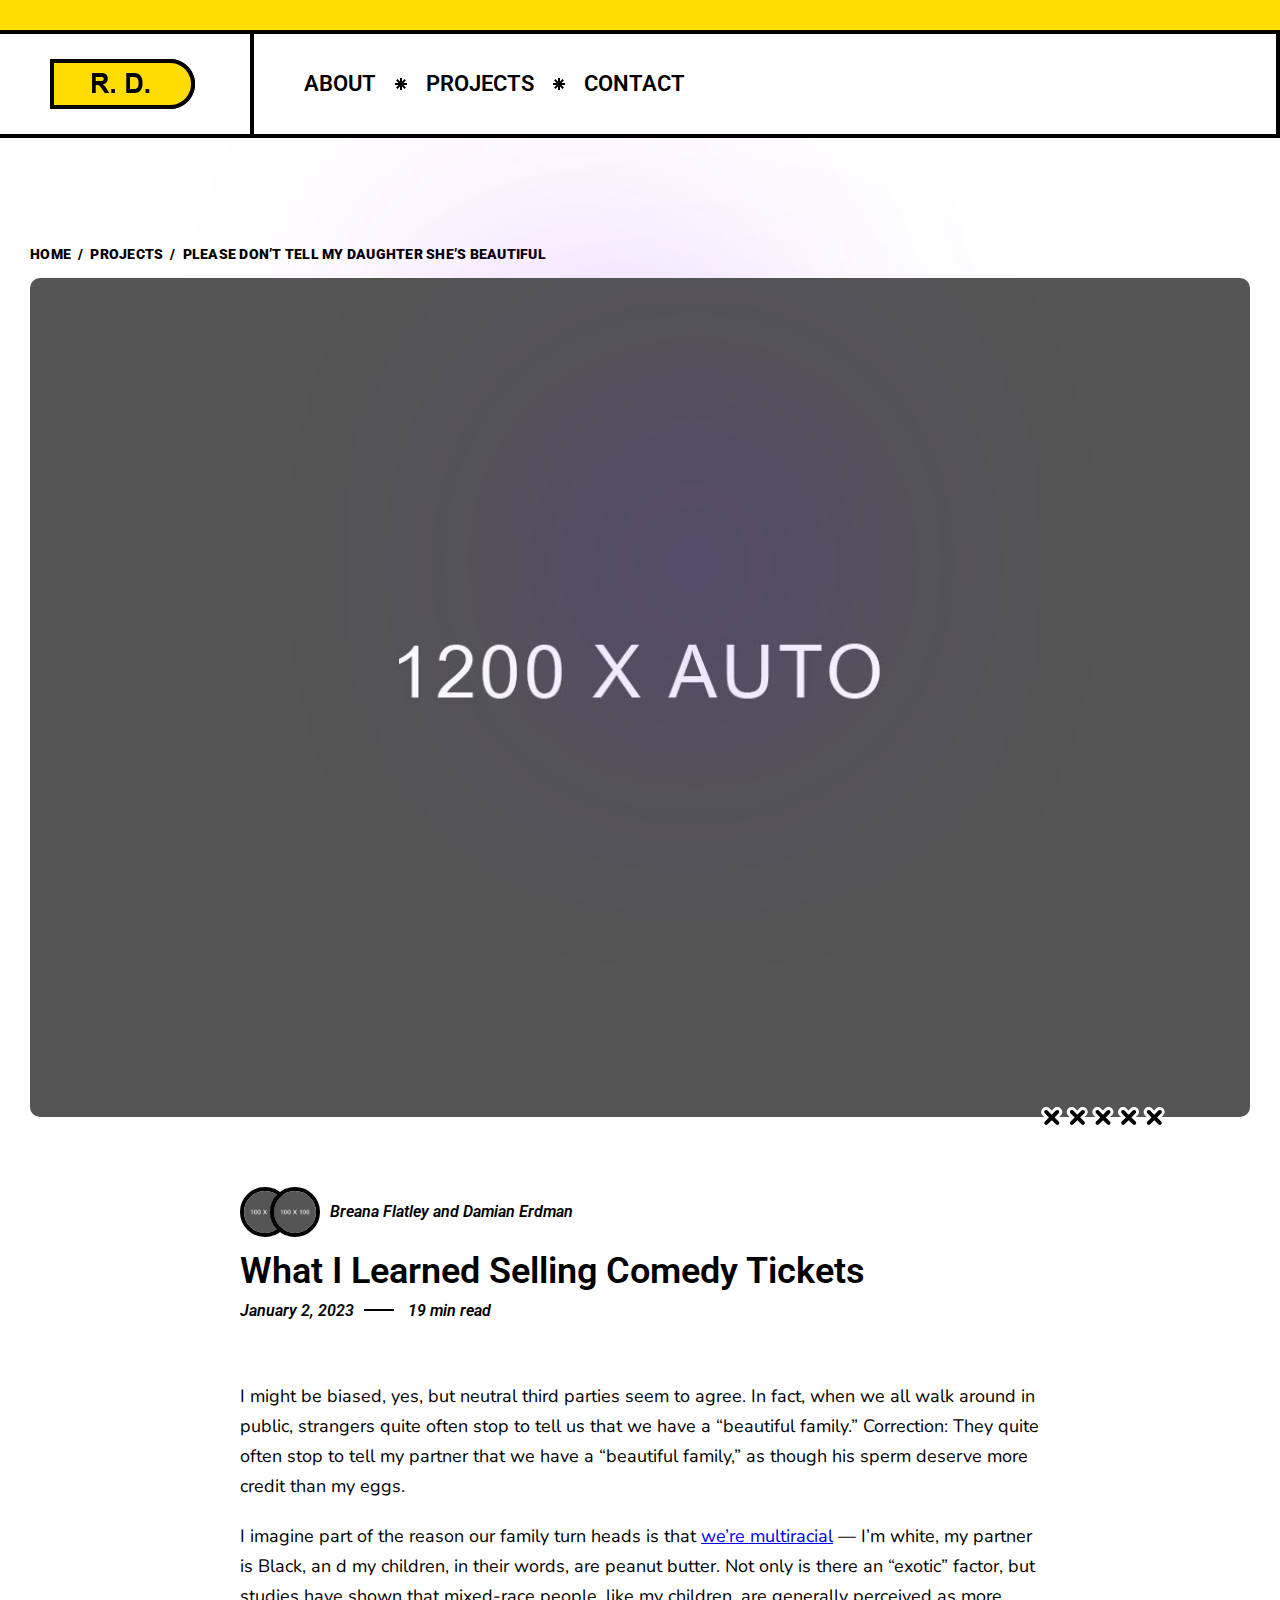
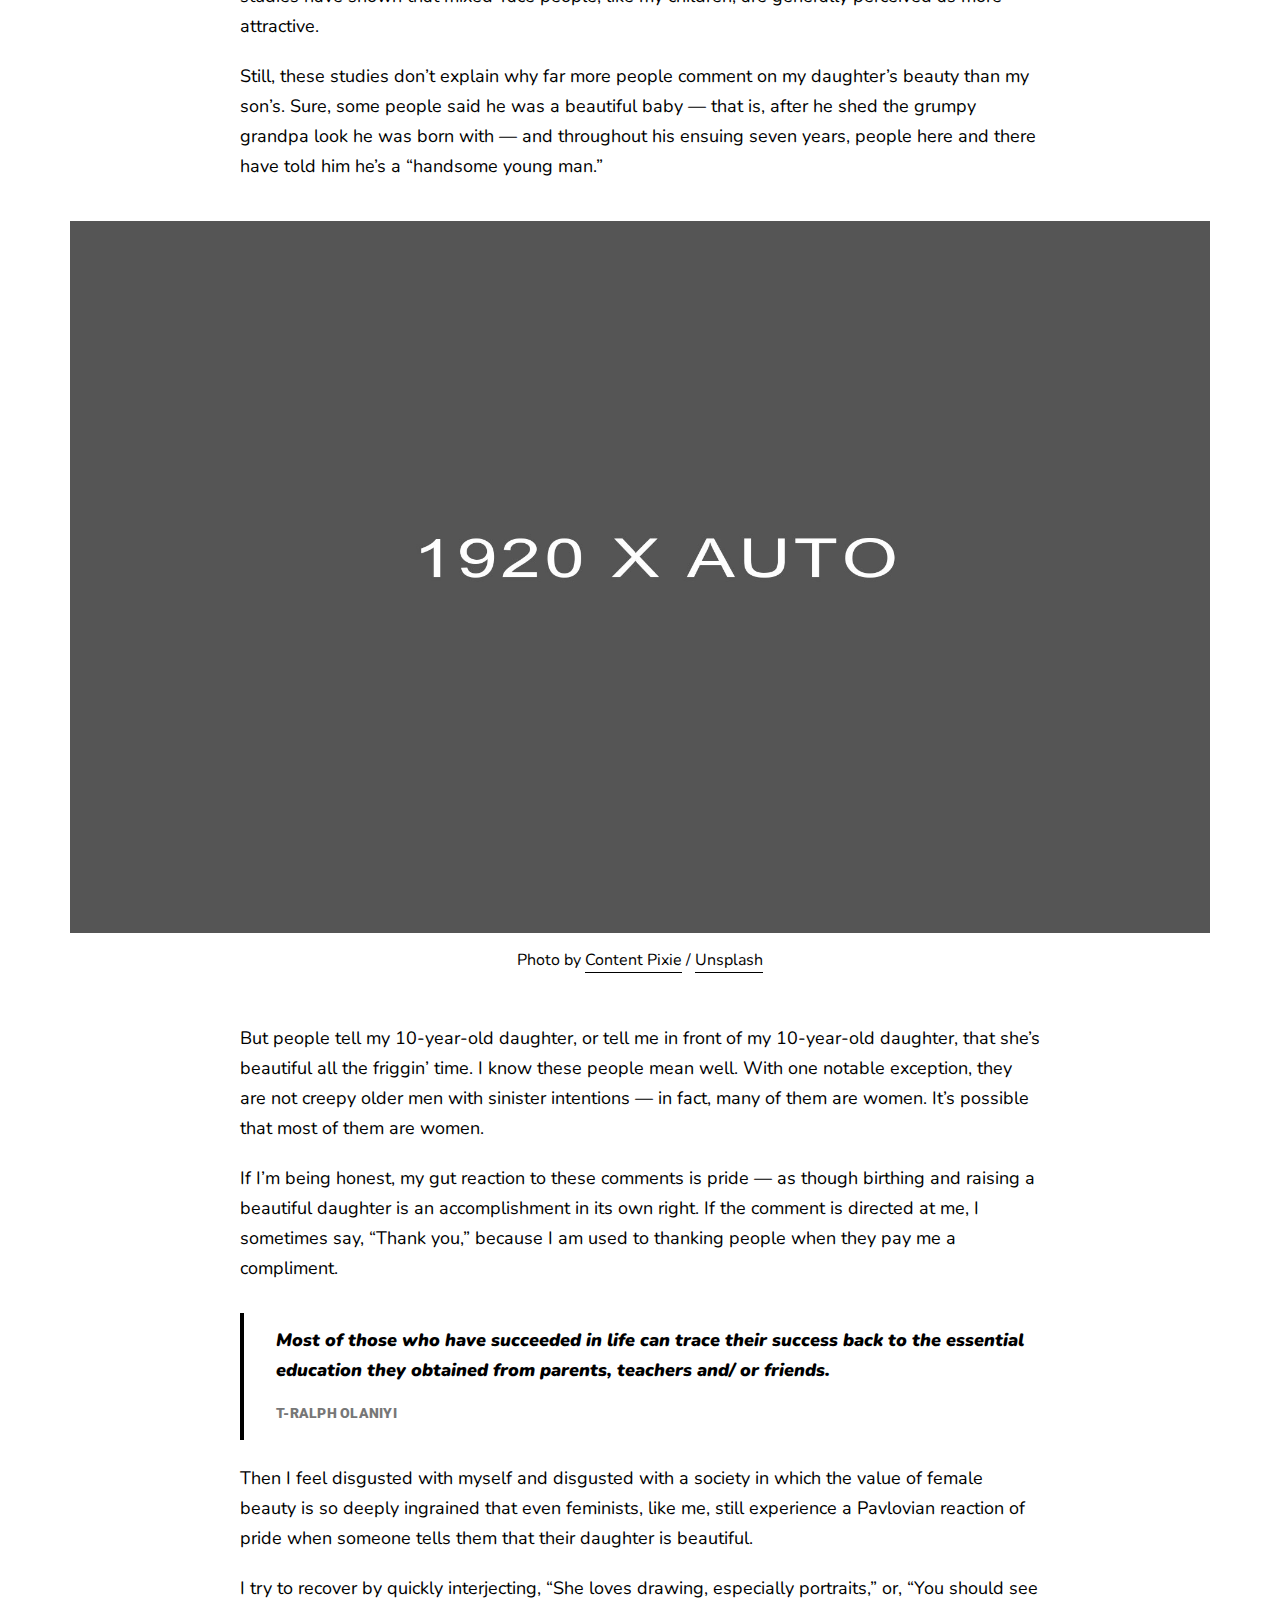
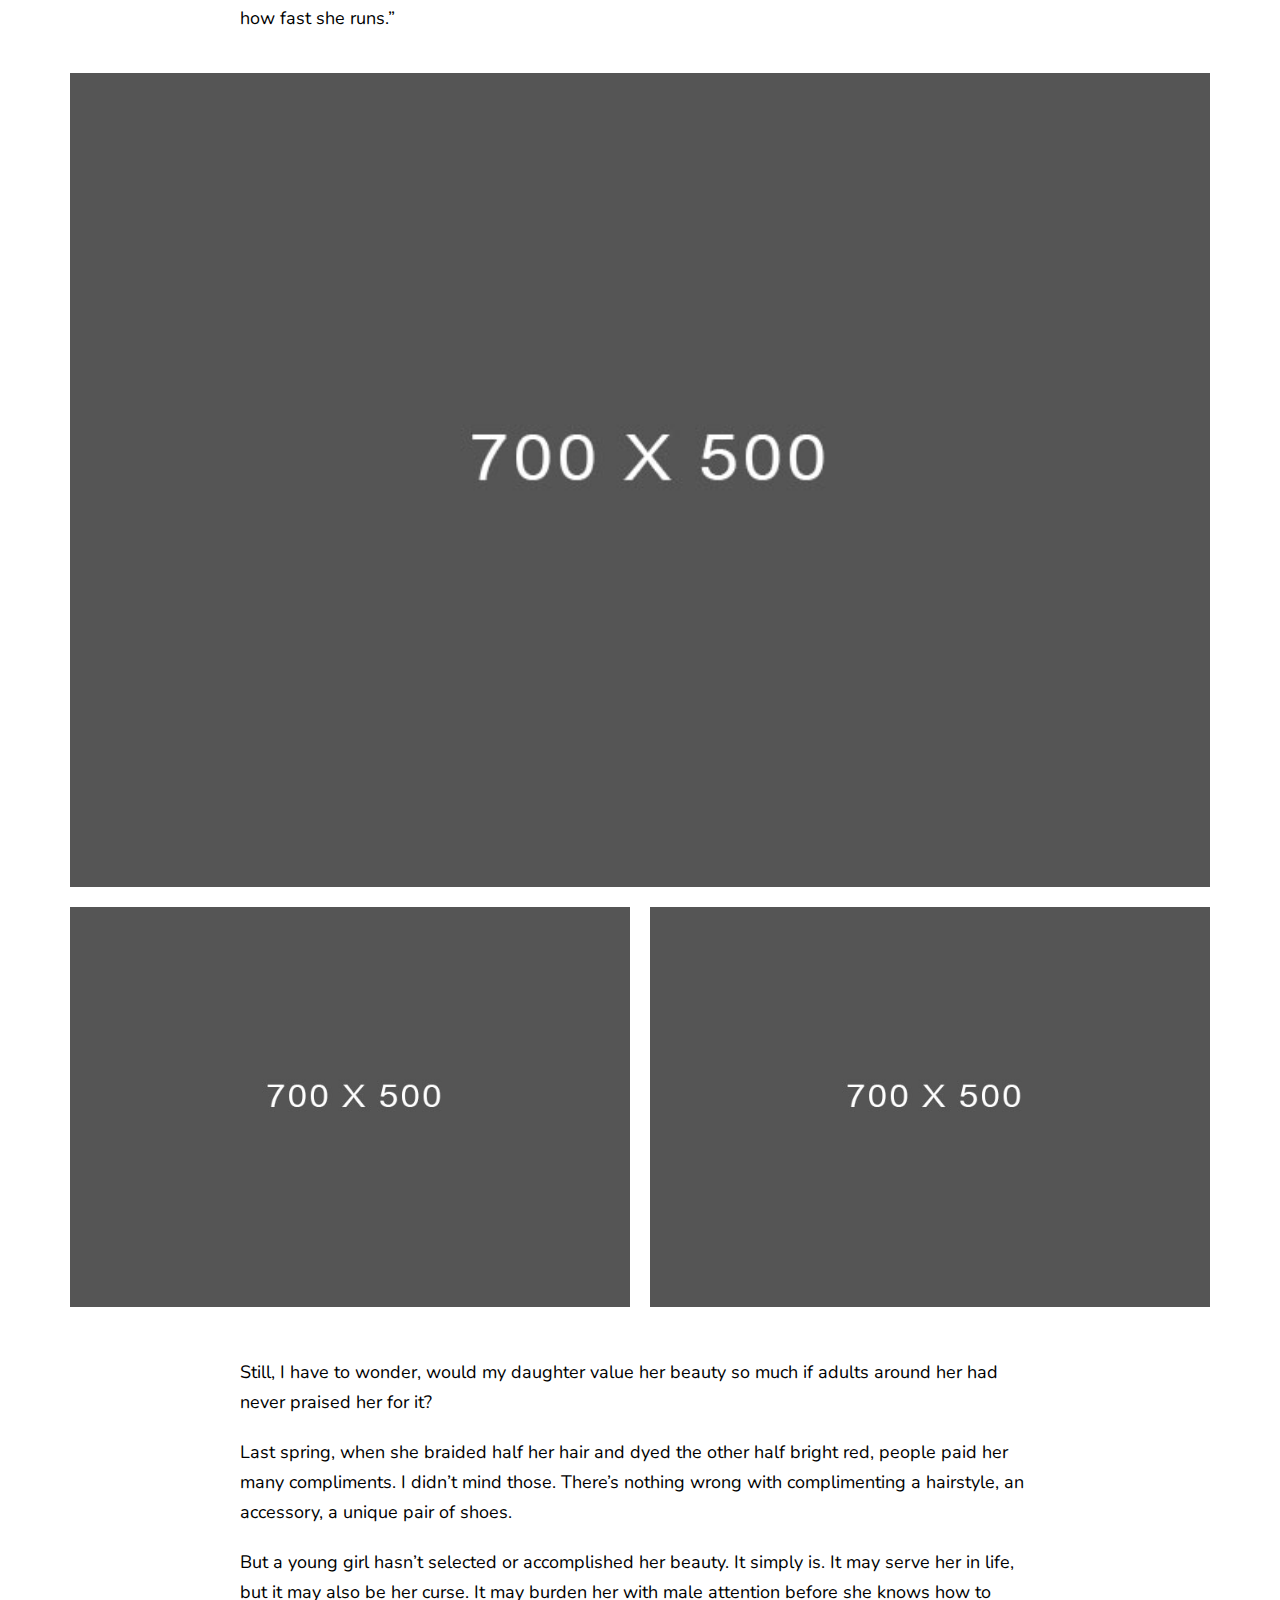
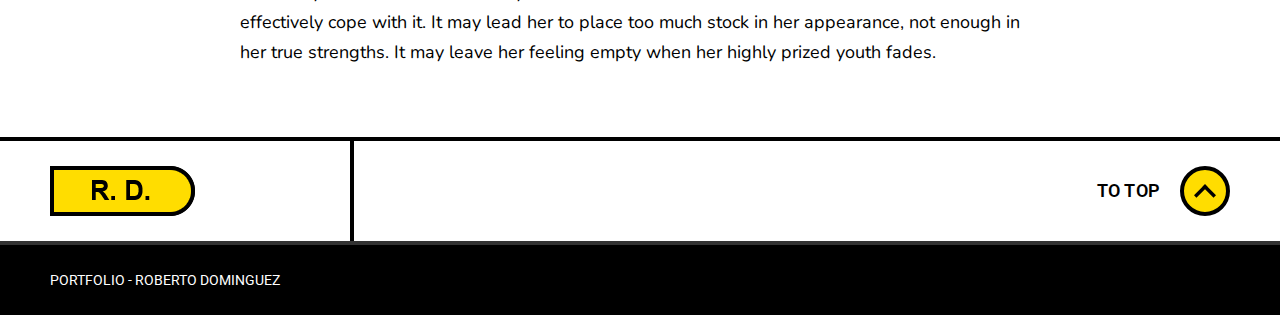
<file: projects/cv/template_single.html>
<!DOCTYPE html>
<!--[if lt IE 7 ]><html class="ie ie6" lang="en"> <![endif]-->
<!--[if IE 7 ]><html class="ie ie7" lang="en"> <![endif]-->
<!--[if IE 8 ]><html class="ie ie8" lang="en"> <![endif]-->
<!--[if (gte IE 9)|!(IE)]><!--><html lang="en"> <!--<![endif]-->

<head>

<meta http-equiv="Content-Type" content="text/html; charset=utf-8" />

<meta name="description" content="Roberto Dominguez">
<meta name="author" content="Frenify">

<meta name="viewport" content="width=device-width, initial-scale=1, maximum-scale=5">

<title>Project</title>

<!-- Google Fonts -->
<link rel="preconnect" href="https://fonts.googleapis.com">
<link rel="preconnect" href="https://fonts.gstatic.com" crossorigin>
<link href="https://fonts.googleapis.com/css2?family=Nunito:ital,wght@0,200..1000;1,200..1000&family=Roboto:ital,wght@0,100;0,300;0,400;0,500;0,700;0,900;1,100;1,300;1,400;1,500;1,700;1,900&display=swap" rel="stylesheet">
<!-- /Google Fonts -->

<!-- Styles -->
<link type="text/css" rel="stylesheet" href="../../assets/css/base.css" />
<link type="text/css" rel="stylesheet" href="../../assets/css/plugins.css" />
<link type="text/css" rel="stylesheet" href="../../assets/css/style.css" />
<link type="text/css" rel="stylesheet" href="../../assets/css/responsive.css" />
<!-- /Styles -->

</head>

<body>

<div class="clearfix"></div>


<!-- Wrapper All -->
<div class="popito-fn-wrapper" data-bg-decor="enable">

    <!-- Header -->
    <header id="popito_fn_header">
        <div class="popito_fn_header">
            <div class="header_ad">
                
            </div>

            <div class="header_top">
                <div class="logo">
                    <a href="../../index.html">
                        <img src="../../img/logo/retina-logo.png" alt="" class="retina_logo">
                        <img src="../../img/logo/desktop-logo.png" alt="" class="desktop_logo">
                    </a>
                </div>
                <div class="popito_fn_nav main_nav">
                    <div class="menu">
                        <div class="menu-main-container">
                            <ul role="menu" class="popito_fn_main_nav">
                                <li><a href="../../index.html"><span><span>About</span><img src="../../assets/svg/star.svg" alt="" class="fn__svg"><span class="suffix">//</span></span></a></li>
                                <li><a href="../tags.html"><span><span>Projects</span><img src="../../assets/svg/star.svg" alt="" class="fn__svg"><span class="suffix">//</span></span></a></li>
                                <li><a href="../../contact.html"><span><span>Contact</span><img src="../../assets/svg/star.svg" alt="" class="fn__svg"><span class="suffix">//</span></span></a></li>
                            </ul>
                        </div>
                    </div>
                </div>
                <div class="right__trigger">
                    <!-- <a href="">Algo</a> -->
                </div>
            </div>
        </div>
    </header>
    <!-- /Header -->

    <!-- Sticky Navigation -->
    <div class="popito_fn_stickynav">
        <div class="transform_hedaer">
            <div class="sticky_header">
                <div class="popito_fn_nav sticky_nav">
                    <div class="menu">
                        <div class="menu-main-container">
                            <ul role="menu" class="popito_fn_main_nav">
                                <li><a href="../../index.html"><span><span>About</span><img src="../../assets/svg/star.svg" alt="" class="fn__svg"><span class="suffix">//</span></span></a></li>
                                <li><a href="../tags.html"><span><span>Projects</span><img src="../../assets/svg/star.svg" alt="" class="fn__svg"><span class="suffix">//</span></span></a></li>
                                <li><a href="../../contact.html"><span><span>Contact</span><img src="../../assets/svg/star.svg" alt="" class="fn__svg"><span class="suffix">//</span></span></a></li>
                            </ul>
                        </div>

                    </div>
                </div>
                <div class="right__trigger">
                    <!-- <a href="">Algo</a> -->
                </div>
            </div>
        </div>
    </div>
    <!-- /Sticky Navigation -->

    <!-- Mobile Navigation -->
    <div class="popito_fn_mobnav">

        <!-- Mobile Top -->
        <div class="mob_top">
            <div class="logo">
                <div class="fn_logo">
                    <a href="../../index.html">
                        <img src="../../img/logo/retina-logo.png" alt="" class="retina_logo">
                        <img src="../../img/logo/desktop-logo.png" alt="" class="desktop_logo">
                    </a>
                </div>
            </div>
            <div class="right__trigger">
                <a href="#">
                    <span class="hamb"><span></span></span>
                </a>
            </div>
        </div>
        <!-- /Mobile Top -->
        
        <!-- Mobile Bottom -->
        <div class="mob_bot">
            <ul role="menu" class="mobile_menu">
                <li><a href="../../index.html"><span><span>About</span><span class="suffix">//</span></span></a></li>
                <li><a href="../tags.html"><span><span>Projects</span><span class="suffix">//</span></span></a></li>
                <li><a href="../../contact.html"><span><span>Contact</span><span class="suffix">//</span></span></a></li>
            </ul>
        </div>
        <!-- /Mobile Bottom -->

    </div>
    <!-- /Mobile Navigation -->










    <!-- Content -->
	<main class="popito_fn_content">
        
         <!-- Single Page -->
         <div class="popito_fn_single">
           
            <div class="fn__sidebar_page">
                <div class="fn__sidebar_left">

                    <!-- Single Content -->
                    <div class="blog_content">
                        <div class="blog_content_in">

                            <!-- Image (content) -->
                            <div class="img__holder">
                                <div class="popito_fn_breadcrumbs">
                                    <ul class="breadcrumbs">
                                        <li><a href="../../index.html" title="Home">Home</a></li>
                                        <li class="separator"><span>/</span></li>
                                        <li><a href="../../projects.html">Projects</a></li>
                                        <li class="separator"><span>/</span></li>
                                        <li><span>Please Don’t Tell My Daughter She’s Beautiful</span></li>
                                    </ul>
                                </div>
                                <div class="blog__image fn__img_icon">
                                    <div class="img_holder">
                                        <img src="../../img/project/single.jpg" alt="" class="img">
                                    </div>
                                    <img src="../../assets/svg/xxxxx.svg" alt="" class="fn__svg icon">
                                </div>
                            </div>
                            <!-- /Image (content) -->


                            <!-- Main content -->
                            <div class="post_main_wrapper">
                                <div class="container">
                                    <div class="post_main">

                                        <div class="post_author">
                                            <div class="imgs">
                                                <img src="../../img/authors/1-mini.jpg" alt="">
                                                <img src="../../img/authors/2-mini.jpg" alt="">
                                            </div>
                                            <h3 class="authors"><a href="../../author.html">Breana Flatley</a> and <a href="../../author.html">Damian Erdman</a></h3>
                                        </div>


                                        <div class="post_right">
                                            <div class="post_title_holder">
                                                <h3 class="fn__maintitle"><span>What I Learned Selling Comedy Tickets</span></h3>
                                                <div class="fn__meta">
                                                    <p>
                                                        <span class="meta_item meta_date">January 2, 2023</span>
                                                        <span class="meta_item meta_read_time">19 min read</span>
                                                    </p>
                                                </div>
                                            </div>
                                            <div class="post_content">
                                                <p>I might be biased, yes, but neutral third parties seem to agree. In fact, when we all walk around in public, strangers quite often stop to tell us that we have a “beautiful family.” Correction: They quite often stop to tell my partner that we have a “beautiful family,” as though his sperm deserve more credit than my eggs.</p>
                                                <p>I imagine part of the reason our family turn heads is that <a href="#">we’re multiracial</a> — I’m white, my partner is Black, an d my children, in their words, are peanut butter. Not only is there an “exotic” factor, but studies have shown that mixed-race people, like my children, are generally perceived as more attractive.</p>
                                                <p>Still, these studies don’t explain why far more people comment on my daughter’s beauty than my son’s. Sure, some people said he was a beautiful baby — that is, after he shed the grumpy grandpa look he was born with — and throughout his ensuing seven years, people here and there have told him he’s a “handsome young man.”</p>
                                                <figure class="fn-width-wide">
                                                    <img src="../../img/project/single_4.jpg" alt="">
                                                    <figcaption>Photo by <a href="#">Content Pixie</a> / <a href="#">Unsplash</a></figcaption>
                                                </figure>
                                                <p>But people tell my 10-year-old daughter, or tell me in front of my 10-year-old daughter, that she’s beautiful all the friggin’ time. I know these people mean well. With one notable exception, they are not creepy older men with sinister intentions — in fact, many of them are women. It’s possible that most of them are women.</p>
                                                <p>If I’m being honest, my gut reaction to these comments is pride — as though birthing and raising a beautiful daughter is an accomplishment in its own right. If the comment is directed at me, I sometimes say, “Thank you,” because I am used to thanking people when they pay me a compliment.</p>
                                                <blockquote>
                                                    <p><strong>Most of those who have succeeded in life can trace their success back to the essential education they obtained from parents, teachers and/ or friends.</strong></p>
                                                    <cite>T-Ralph Olaniyi</cite>
                                                </blockquote>
                                                <p>Then I feel disgusted with myself and disgusted with a society in which the value of female beauty is so deeply ingrained that even feminists, like me, still experience a Pavlovian reaction of pride when someone tells them that their daughter is beautiful.</p>
                                                <p>I try to recover by quickly interjecting, “She loves drawing, especially portraits,” or, “You should see how fast she runs.”</p>
                                                <figure class="fn-width-wide">
                                                    <div class="fn-gallery-container">
                                                        <div class="fn-gallery-row">
                                                            <div class="fn-gallery-image">
                                                                <img class="fn-rounded-5 fn-shadow" src="../../img/project/single_1.jpg" alt="">
                                                            </div>
                                                        </div>
                                                        <div class="fn-gallery-row">
                                                            <div class="fn-gallery-image">
                                                                <img class="fn-rounded-5 fn-shadow" src="../../img/project/single_2.jpg" alt="">
                                                            </div>
                                                            <div class="fn-gallery-image">
                                                                <img class="fn-rounded-5 fn-shadow" src="../../img/project/single_3.jpg" alt="">
                                                            </div>
                                                        </div>
                                                    </div>
                                                </figure>
                                                <p>Still, I have to wonder, would my daughter value her beauty so much if adults around her had never praised her for it?</p>
                                                <p>Last spring, when she braided half her hair and dyed the other half bright red, people paid her many compliments. I didn’t mind those. There’s nothing wrong with complimenting a hairstyle, an accessory, a unique pair of shoes.</p>
                                                <p>But a young girl hasn’t selected or accomplished her beauty. It simply is. It may serve her in life, but it may also be her curse. It may burden her with male attention before she knows how to effectively cope with it. It may lead her to place too much stock in her appearance, not enough in her true strengths. It may leave her feeling empty when her highly prized youth fades.</p>
                                            </div>
                                        </div>
                                    </div>
                                </div>
                            </div>
                            <!-- /Main content -->              
                  
                        </div>
                    </div>
                    <!-- /Single Content -->
                </div>


              
            </div>

        </div>
        <!-- /Single Page -->

    </main>
    <!-- /Content -->










    <!-- Footer -->
    <footer id="popito_fn_footer">
        <div class="popito_fn_footer">

            <!-- Footer Top -->
            <div class="footer_top">
                <div class="logo">
                    <a href="../../index.html">
                        <img src="../../img/logo/footer-logo.png" alt="">
                    </a>
                </div>
                <div class="top_right">
                    <div class="footer_posts">

                        
                    </div>

                    <!-- To Top -->
                    <a href="#" class="popito_fn_totop">
                        <span class="text">To Top</span>
                        <div class="icon">
                            <img src="../../assets/svg/arrow2.svg" alt="" class="fn__svg">
                        </div>
                    </a>
                    <!-- /To Top -->

                </div>
            </div>
            <!-- /Footer Top -->

      
            <!-- Footer Bottom -->
            <div class="footer_bottom">
                <div class="copyright">
                    <p>Portfolio - Roberto Dominguez</p>
                </div>
            </div>
            <!-- /Footer Bottom -->

        </div>
    </footer>
    <!-- /Footer -->
	
</div>
<!-- /Wrapper All -->



<!-- Scripts -->
<script type="text/javascript" src="../../assets/js/jquery.js"></script>
<script type="text/javascript" src="../../assets/js/plugins.js"></script>
<script type="text/javascript" src="../../assets/js/init.js"></script>
<!-- /Scripts -->
</body>
</html>
</file>
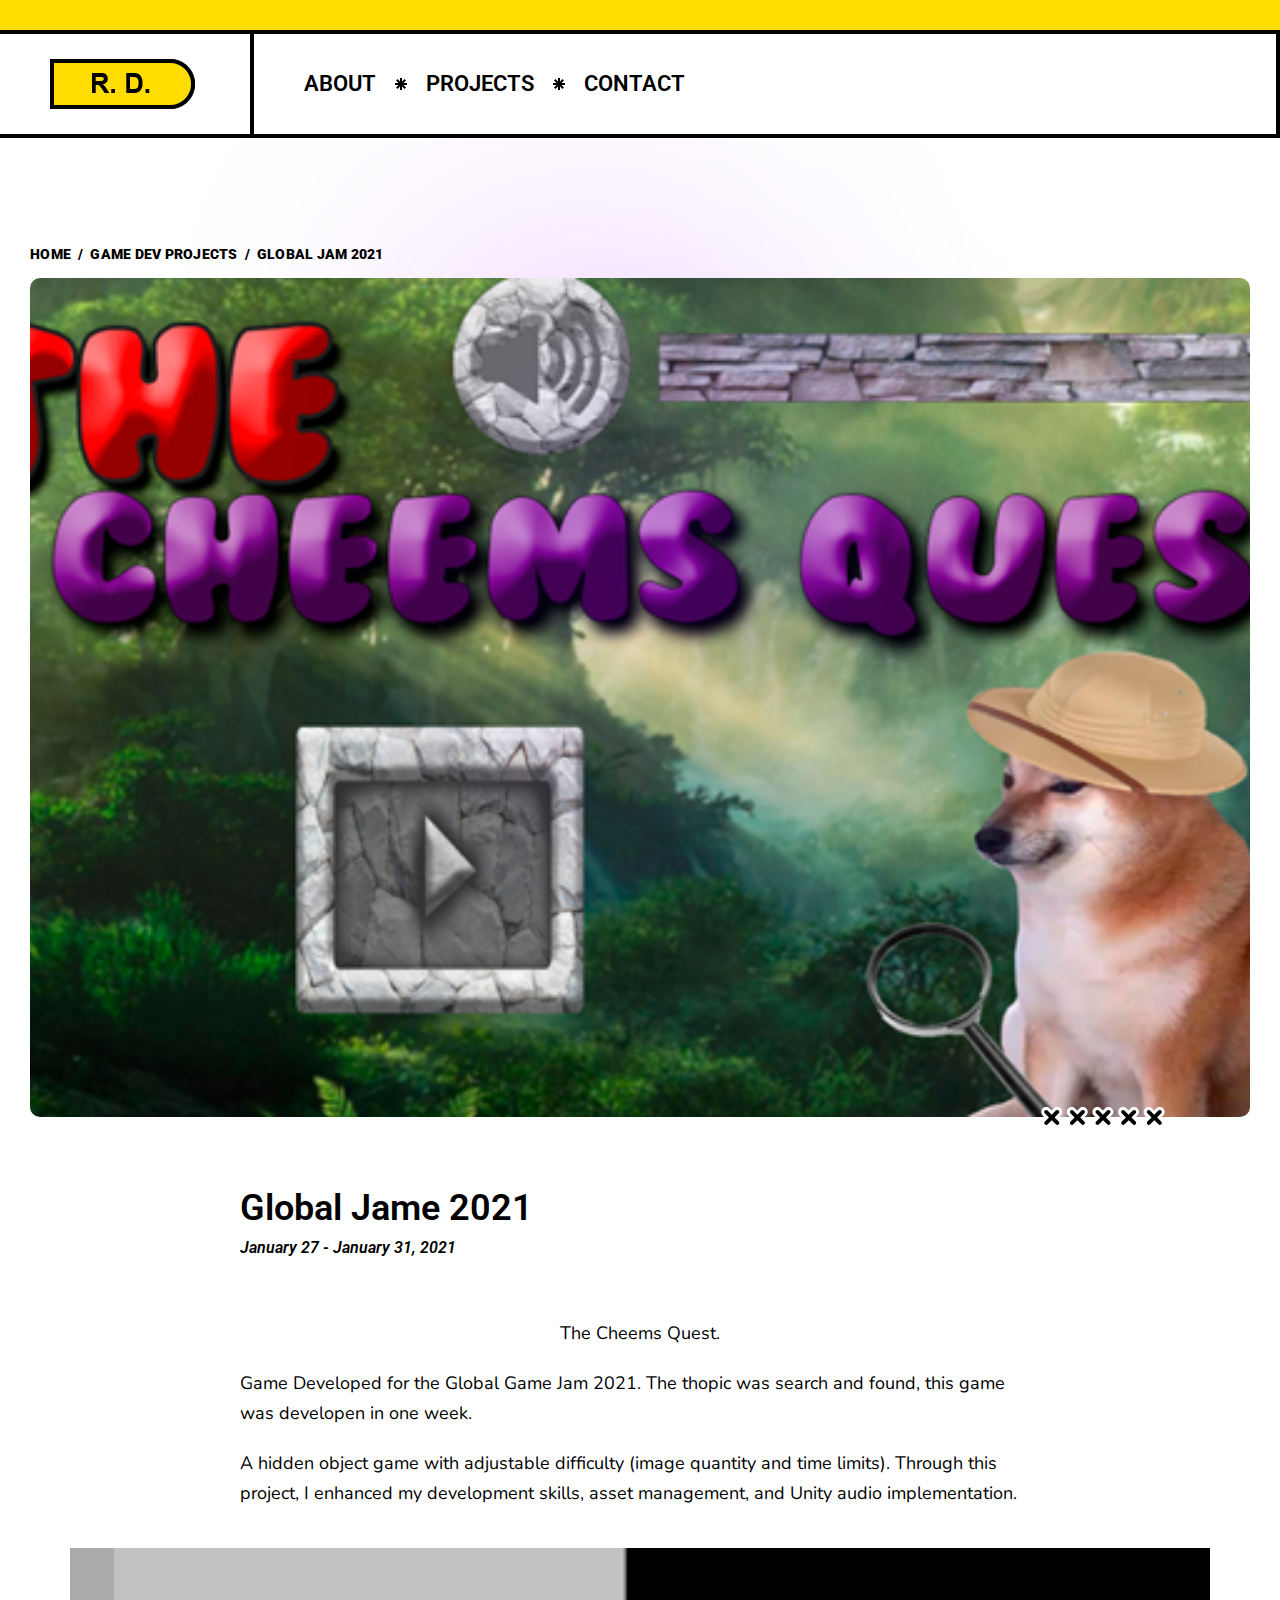
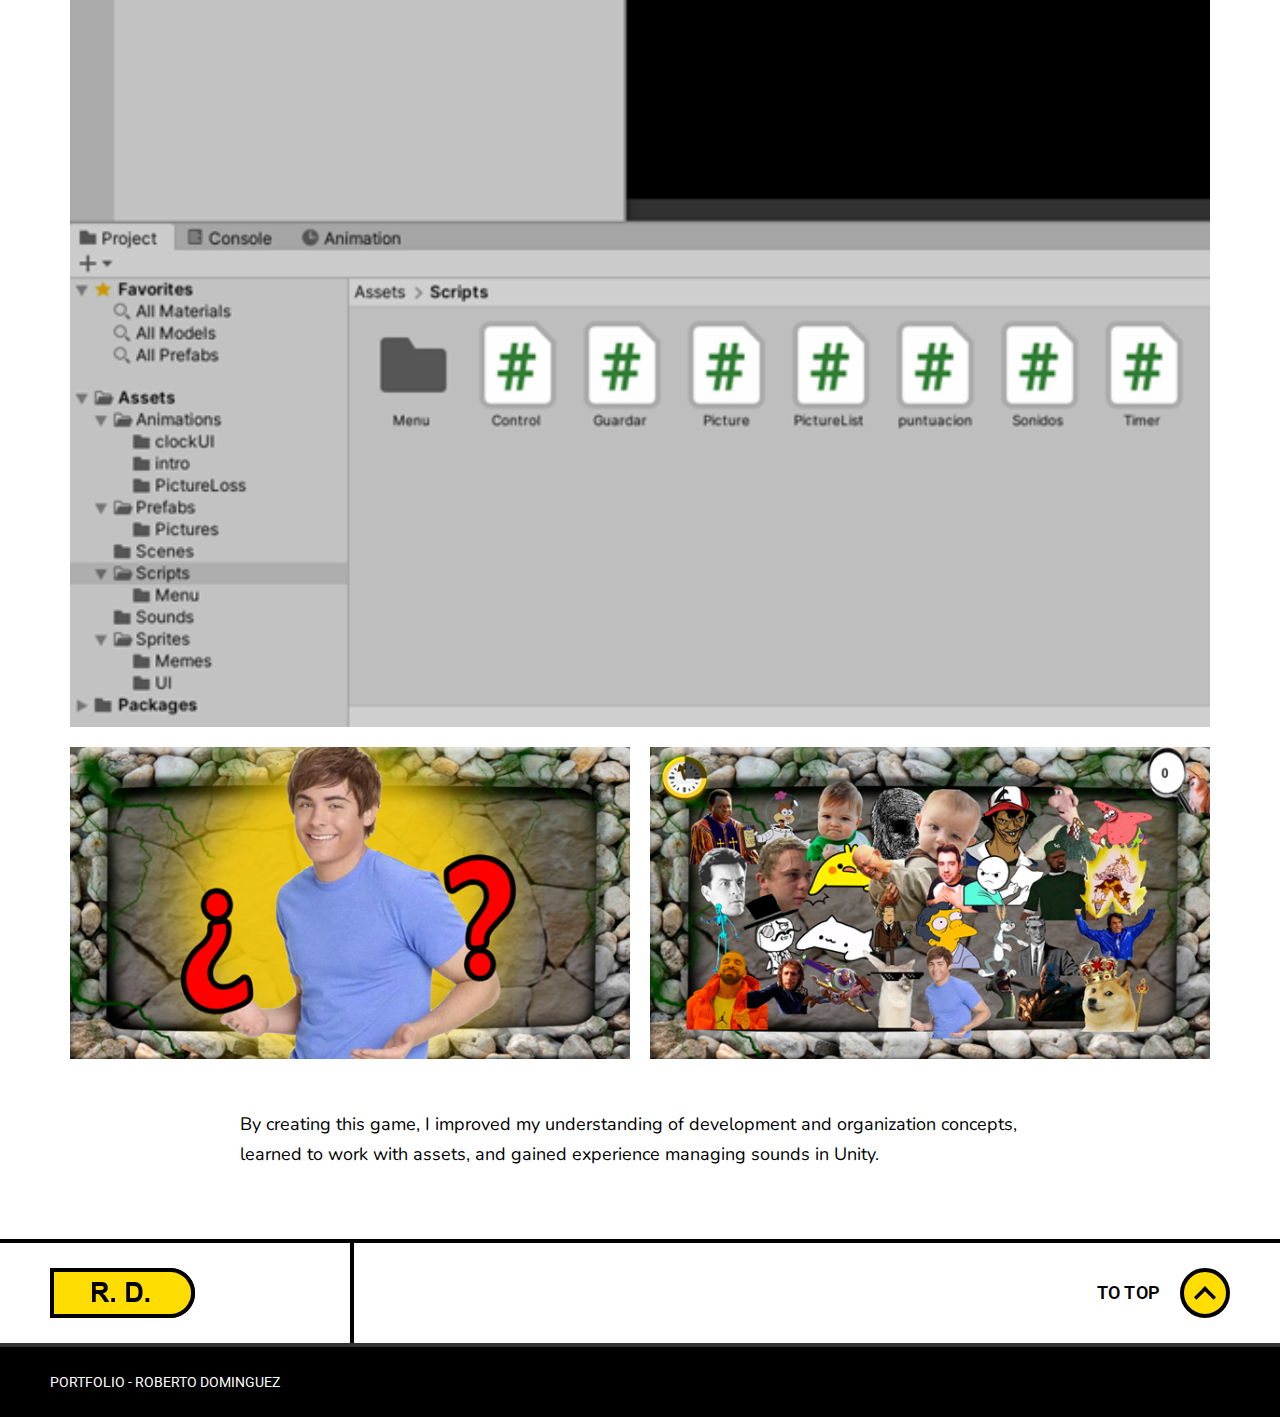
<file: projects/game_dev/project_1.html>
<!DOCTYPE html>
<!--[if lt IE 7 ]><html class="ie ie6" lang="en"> <![endif]-->
<!--[if IE 7 ]><html class="ie ie7" lang="en"> <![endif]-->
<!--[if IE 8 ]><html class="ie ie8" lang="en"> <![endif]-->
<!--[if (gte IE 9)|!(IE)]><!--><html lang="en"> <!--<![endif]-->

<head>

<meta http-equiv="Content-Type" content="text/html; charset=utf-8" />

<meta name="description" content="Roberto Dominguez">
<meta name="author" content="Frenify">

<meta name="viewport" content="width=device-width, initial-scale=1, maximum-scale=5">

<title>Project</title>

<!-- Google Fonts -->
<link rel="preconnect" href="https://fonts.googleapis.com">
<link rel="preconnect" href="https://fonts.gstatic.com" crossorigin>
<link href="https://fonts.googleapis.com/css2?family=Nunito:ital,wght@0,200..1000;1,200..1000&family=Roboto:ital,wght@0,100;0,300;0,400;0,500;0,700;0,900;1,100;1,300;1,400;1,500;1,700;1,900&display=swap" rel="stylesheet">
<!-- /Google Fonts -->

<!-- Styles -->
<link type="text/css" rel="stylesheet" href="../../assets/css/base.css" />
<link type="text/css" rel="stylesheet" href="../../assets/css/plugins.css" />
<link type="text/css" rel="stylesheet" href="../../assets/css/style.css" />
<link type="text/css" rel="stylesheet" href="../../assets/css/responsive.css" />
<!-- /Styles -->

</head>

<body>

<div class="clearfix"></div>


<!-- Wrapper All -->
<div class="popito-fn-wrapper" data-bg-decor="enable">

    <!-- Header -->
    <header id="popito_fn_header">
        <div class="popito_fn_header">
            <div class="header_ad">
                
            </div>

            <div class="header_top">
                <div class="logo">
                    <a href="../../index.html">
                        <img src="../../img/logo/retina-logo.png" alt="" class="retina_logo">
                        <img src="../../img/logo/desktop-logo.png" alt="" class="desktop_logo">
                    </a>
                </div>
                <div class="popito_fn_nav main_nav">
                    <div class="menu">
                        <div class="menu-main-container">
                            <ul role="menu" class="popito_fn_main_nav">
                                <li><a href="../../index.html"><span><span>About</span><img src="../../assets/svg/star.svg" alt="" class="fn__svg"><span class="suffix">//</span></span></a></li>
                                <li><a href="../tags.html"><span><span>Projects</span><img src="../../assets/svg/star.svg" alt="" class="fn__svg"><span class="suffix">//</span></span></a></li>
                                <li><a href="../../contact.html"><span><span>Contact</span><img src="../../assets/svg/star.svg" alt="" class="fn__svg"><span class="suffix">//</span></span></a></li>
                            </ul>
                        </div>
                    </div>
                </div>
                <div class="right__trigger">
                    <!-- <a href="">Algo</a> -->
                </div>
            </div>
        </div>
    </header>
    <!-- /Header -->

    <!-- Sticky Navigation -->
    <div class="popito_fn_stickynav">
        <div class="transform_hedaer">
            <div class="sticky_header">
                <div class="popito_fn_nav sticky_nav">
                    <div class="menu">
                        <div class="menu-main-container">
                            <ul role="menu" class="popito_fn_main_nav">
                                <li><a href="../../index.html"><span><span>About</span><img src="../../assets/svg/star.svg" alt="" class="fn__svg"><span class="suffix">//</span></span></a></li>
                                <li><a href="../tags.html"><span><span>Projects</span><img src="../../assets/svg/star.svg" alt="" class="fn__svg"><span class="suffix">//</span></span></a></li>
                                <li><a href="../../contact.html"><span><span>Contact</span><img src="../../assets/svg/star.svg" alt="" class="fn__svg"><span class="suffix">//</span></span></a></li>
                            </ul>
                        </div>

                    </div>
                </div>
                <div class="right__trigger">
                    <!-- <a href="">Algo</a> -->
                </div>
            </div>
        </div>
    </div>
    <!-- /Sticky Navigation -->

    <!-- Mobile Navigation -->
    <div class="popito_fn_mobnav">

        <!-- Mobile Top -->
        <div class="mob_top">
            <div class="logo">
                <div class="fn_logo">
                    <a href="../../index.html">
                        <img src="../../img/logo/retina-logo.png" alt="" class="retina_logo">
                        <img src="../../img/logo/desktop-logo.png" alt="" class="desktop_logo">
                    </a>
                </div>
            </div>
            <div class="right__trigger">
                <a href="#">
                    <span class="hamb"><span></span></span>
                </a>
            </div>
        </div>
        <!-- /Mobile Top -->
        
        <!-- Mobile Bottom -->
        <div class="mob_bot">
            <ul role="menu" class="mobile_menu">
                <li><a href="../../index.html"><span><span>About</span><span class="suffix">//</span></span></a></li>
                <li><a href="../tags.html"><span><span>Projects</span><span class="suffix">//</span></span></a></li>
                <li><a href="../../contact.html"><span><span>Contact</span><span class="suffix">//</span></span></a></li>
            </ul>
        </div>
        <!-- /Mobile Bottom -->

    </div>
    <!-- /Mobile Navigation -->










    <!-- Content -->
	<main class="popito_fn_content">
        
         <!-- Single Page -->
         <div class="popito_fn_single">
           
            <div class="fn__sidebar_page">
                <div class="fn__sidebar_left">

                    <!-- Single Content -->
                    <div class="blog_content">
                        <div class="blog_content_in">

                            <!-- Image (content) -->
                            <div class="img__holder">
                                <div class="popito_fn_breadcrumbs">
                                    <ul class="breadcrumbs">
                                        <li><a href="../../index.html" title="Home">Home</a></li>
                                        <li class="separator"><span>/</span></li>
                                        <li><a href="projects.html"> Game Dev Projects</a></li>
                                        <li class="separator"><span>/</span></li>
                                        <li><span>Global Jam 2021</span></li>
                                    </ul>
                                </div>
                                <div class="blog__image fn__img_icon">
                                    <div class="img_holder">
                                        <img src="1/1.png" alt="" class="img">
                                    </div>
                                    <img src="../../assets/svg/xxxxx.svg" alt="" class="fn__svg icon">
                                </div>
                            </div>
                            <!-- /Image (content) -->


                            <!-- Main content -->
                            <div class="post_main_wrapper">
                                <div class="container">
                                    <div class="post_main">

                   

                                        <div class="post_right">
                                            <div class="post_title_holder">
                                                <h3 class="fn__maintitle"><span>Global Jame 2021</span></h3>
                                                <div class="fn__meta">
                                                    <p>
                                                        <span class="meta_item meta_date">January 27 - January 31, 2021</span>
                                                        <!-- <span class="meta_item meta_read_time"></span> -->
                                                    </p>
                                                </div>
                                            </div>
                                            <div class="post_content">
                                                <p>The Cheems Quest.</p>
                                                <p>Game Developed for the Global Game Jam 2021. The thopic was search and found, this game was developen in one week.</p>
                                                <p> A hidden object game with adjustable difficulty (image quantity and time limits). Through this project, I enhanced my development skills, asset management, and Unity audio implementation.</p>
                                                <figure class="fn-width-wide">
                                                    <div class="fn-gallery-container">
                                                        <div class="fn-gallery-row">
                                                            <div class="fn-gallery-image">
                                                                <img class="fn-rounded-5 fn-shadow" src="1/4.png" alt="">
                                                            </div>
                                                        </div>
                                                        <div class="fn-gallery-row">
                                                            <div class="fn-gallery-image">
                                                                <img class="fn-rounded-5 fn-shadow" src="1/2.png" alt="">
                                                            </div>
                                                            <div class="fn-gallery-image">
                                                                <img class="fn-rounded-5 fn-shadow" src="1/3.png" alt="">
                                                            </div>
                                                        </div>
                                                    </div>
                                                </figure>
                                                <p>By creating this game, I improved my understanding of development and organization concepts, learned to work with assets, and gained experience managing sounds in Unity.</p>
                                            </div>
                                        </div>
                                    </div>
                                </div>
                            </div>
                            <!-- /Main content -->              
                  
                        </div>
                    </div>
                    <!-- /Single Content -->
                </div>


              
            </div>

        </div>
        <!-- /Single Page -->

    </main>
    <!-- /Content -->










    <!-- Footer -->
    <footer id="popito_fn_footer">
        <div class="popito_fn_footer">

            <!-- Footer Top -->
            <div class="footer_top">
                <div class="logo">
                    <a href="../../index.html">
                        <img src="../../img/logo/footer-logo.png" alt="">
                    </a>
                </div>
                <div class="top_right">
                    <div class="footer_posts">

                        
                    </div>

                    <!-- To Top -->
                    <a href="#" class="popito_fn_totop">
                        <span class="text">To Top</span>
                        <div class="icon">
                            <img src="../../assets/svg/arrow2.svg" alt="" class="fn__svg">
                        </div>
                    </a>
                    <!-- /To Top -->

                </div>
            </div>
            <!-- /Footer Top -->

      
            <!-- Footer Bottom -->
            <div class="footer_bottom">
                <div class="copyright">
                    <p>Portfolio - Roberto Dominguez</p>
                </div>
            </div>
            <!-- /Footer Bottom -->

        </div>
    </footer>
    <!-- /Footer -->
	
</div>
<!-- /Wrapper All -->



<!-- Scripts -->
<script type="text/javascript" src="../../assets/js/jquery.js"></script>
<script type="text/javascript" src="../../assets/js/plugins.js"></script>
<script type="text/javascript" src="../../assets/js/init.js"></script>
<!-- /Scripts -->
</body>
</html>
</file>
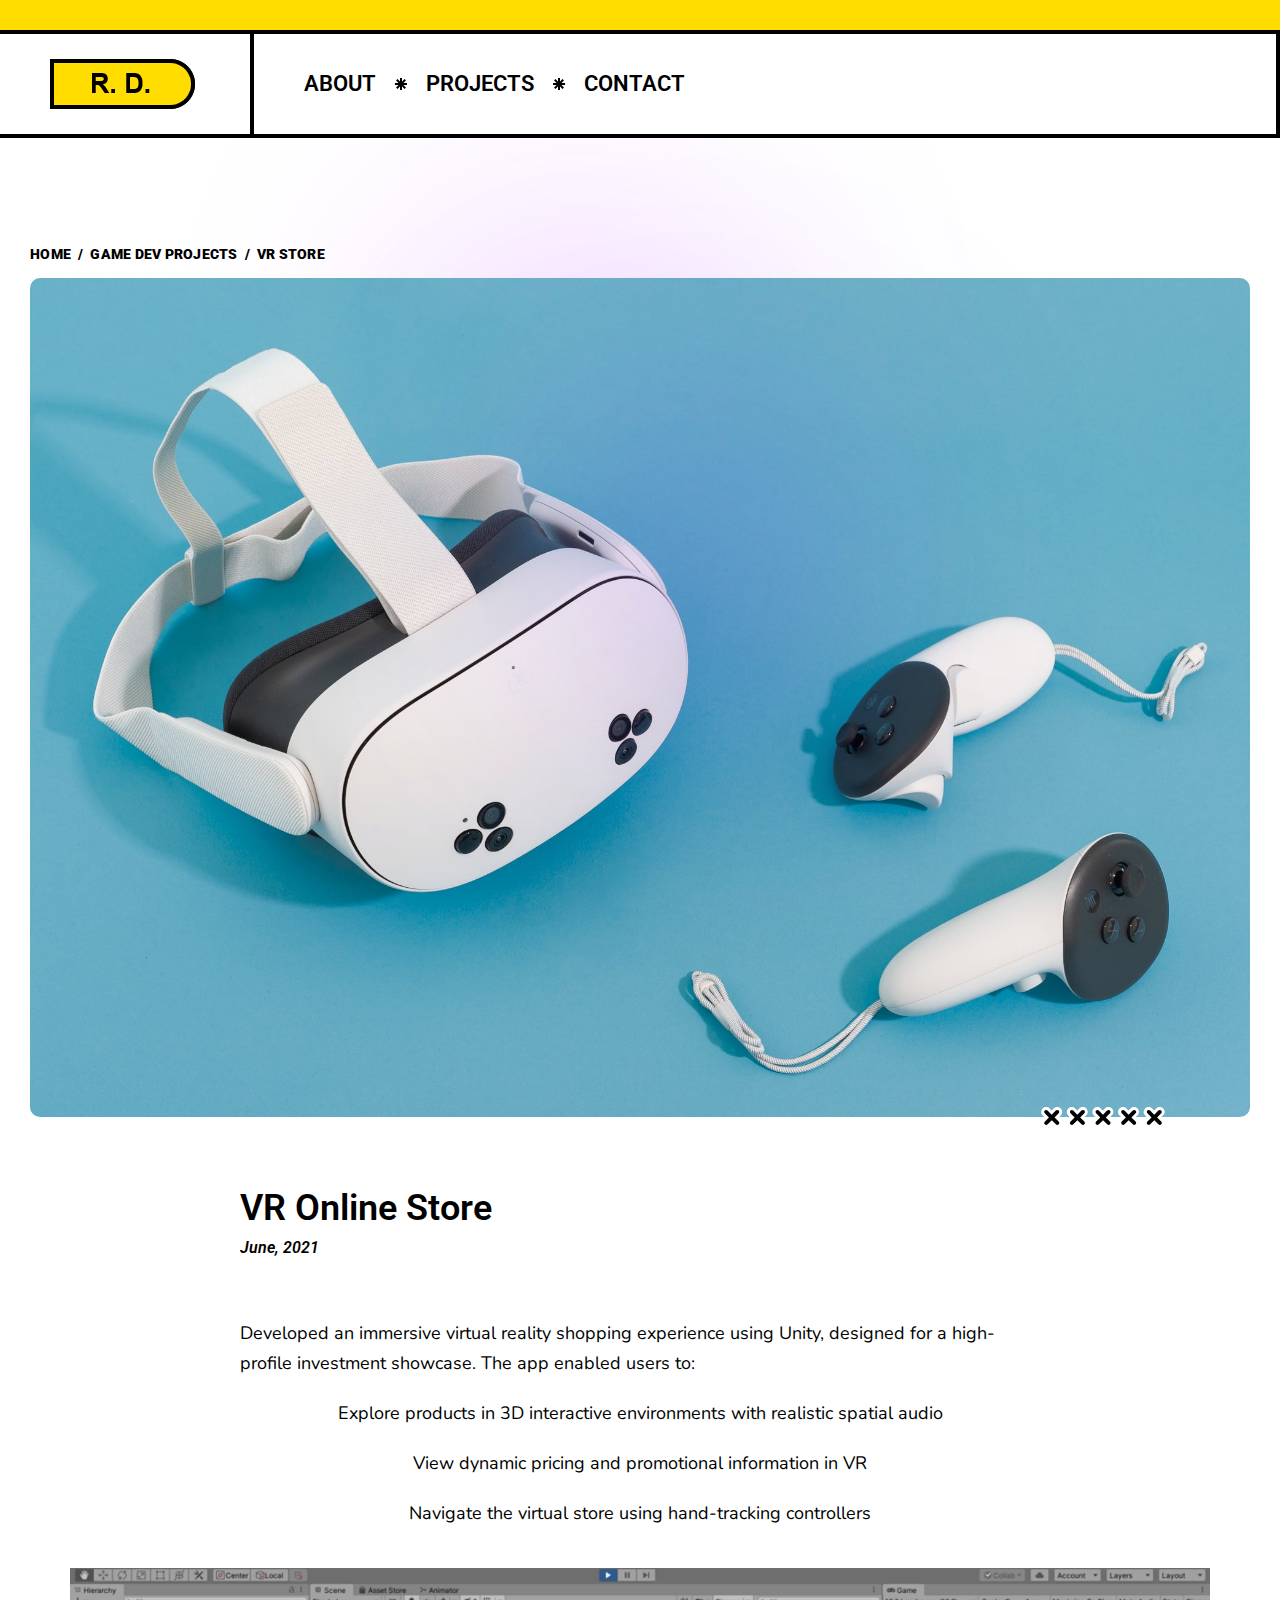
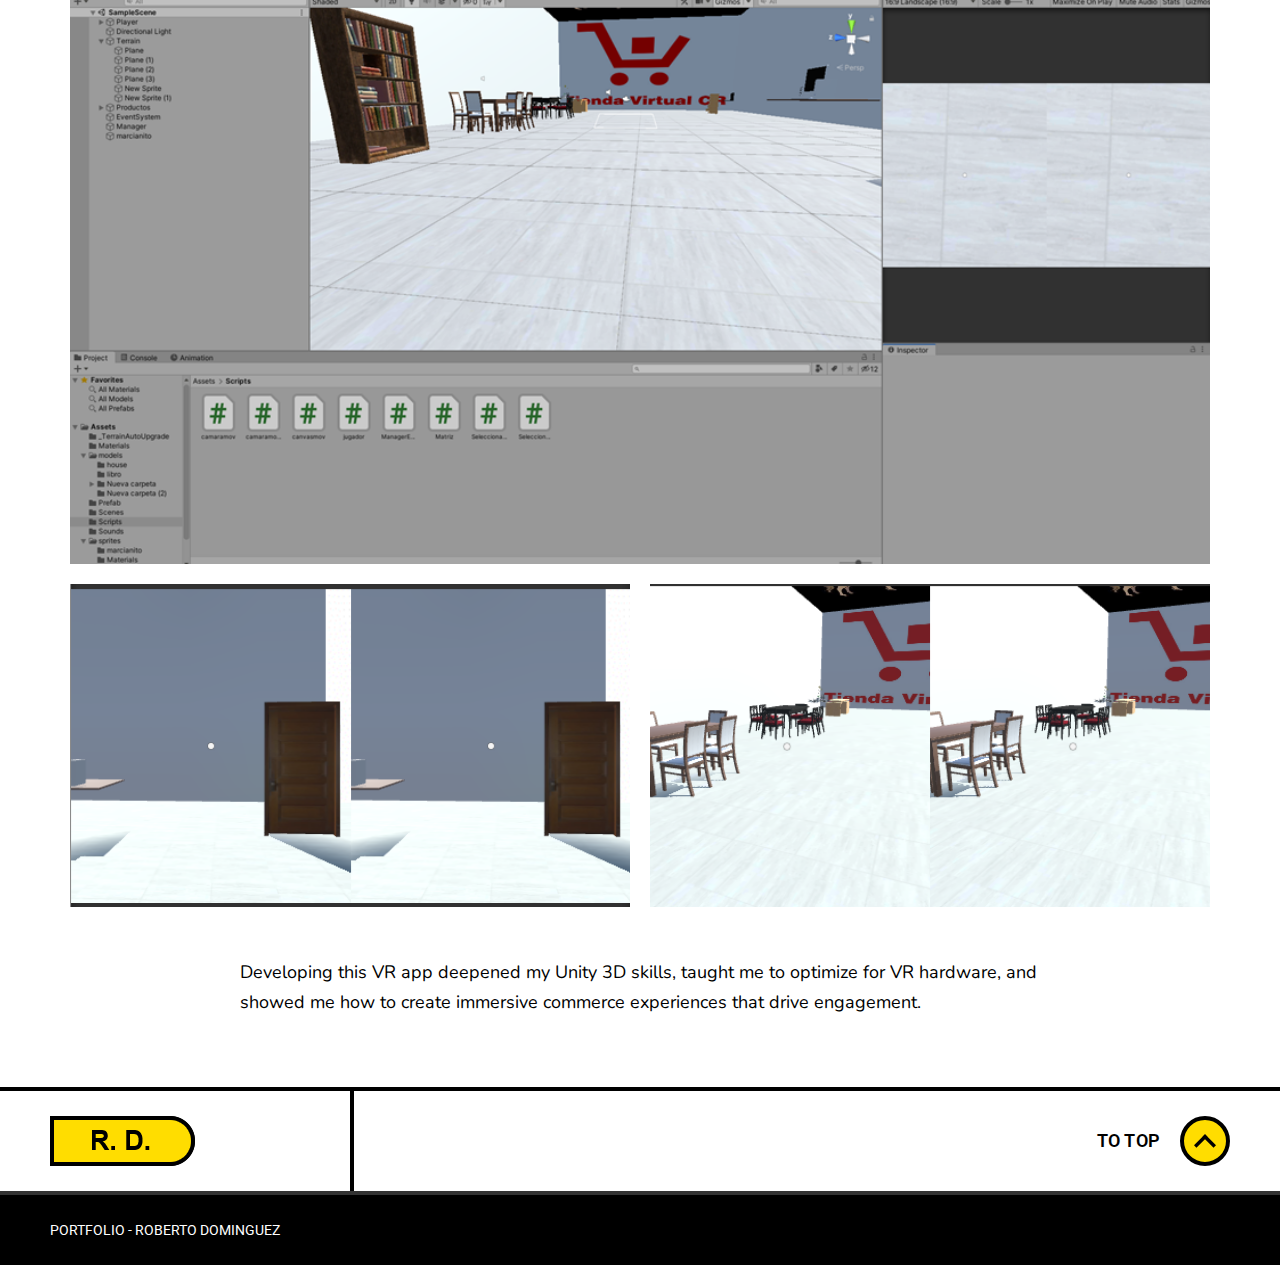
<file: projects/game_dev/project_2.html>
<!DOCTYPE html>
<!--[if lt IE 7 ]><html class="ie ie6" lang="en"> <![endif]-->
<!--[if IE 7 ]><html class="ie ie7" lang="en"> <![endif]-->
<!--[if IE 8 ]><html class="ie ie8" lang="en"> <![endif]-->
<!--[if (gte IE 9)|!(IE)]><!--><html lang="en"> <!--<![endif]-->

<head>

<meta http-equiv="Content-Type" content="text/html; charset=utf-8" />

<meta name="description" content="Roberto Dominguez">
<meta name="author" content="Frenify">

<meta name="viewport" content="width=device-width, initial-scale=1, maximum-scale=5">

<title>Project</title>

<!-- Google Fonts -->
<link rel="preconnect" href="https://fonts.googleapis.com">
<link rel="preconnect" href="https://fonts.gstatic.com" crossorigin>
<link href="https://fonts.googleapis.com/css2?family=Nunito:ital,wght@0,200..1000;1,200..1000&family=Roboto:ital,wght@0,100;0,300;0,400;0,500;0,700;0,900;1,100;1,300;1,400;1,500;1,700;1,900&display=swap" rel="stylesheet">
<!-- /Google Fonts -->

<!-- Styles -->
<link type="text/css" rel="stylesheet" href="../../assets/css/base.css" />
<link type="text/css" rel="stylesheet" href="../../assets/css/plugins.css" />
<link type="text/css" rel="stylesheet" href="../../assets/css/style.css" />
<link type="text/css" rel="stylesheet" href="../../assets/css/responsive.css" />
<!-- /Styles -->

</head>

<body>

<div class="clearfix"></div>


<!-- Wrapper All -->
<div class="popito-fn-wrapper" data-bg-decor="enable">

    <!-- Header -->
    <header id="popito_fn_header">
        <div class="popito_fn_header">
            <div class="header_ad">
                
            </div>

            <div class="header_top">
                <div class="logo">
                    <a href="../../index.html">
                        <img src="../../img/logo/retina-logo.png" alt="" class="retina_logo">
                        <img src="../../img/logo/desktop-logo.png" alt="" class="desktop_logo">
                    </a>
                </div>
                <div class="popito_fn_nav main_nav">
                    <div class="menu">
                        <div class="menu-main-container">
                            <ul role="menu" class="popito_fn_main_nav">
                                <li><a href="../../index.html"><span><span>About</span><img src="../../assets/svg/star.svg" alt="" class="fn__svg"><span class="suffix">//</span></span></a></li>
                                <li><a href="../tags.html"><span><span>Projects</span><img src="../../assets/svg/star.svg" alt="" class="fn__svg"><span class="suffix">//</span></span></a></li>
                                <li><a href="../../contact.html"><span><span>Contact</span><img src="../../assets/svg/star.svg" alt="" class="fn__svg"><span class="suffix">//</span></span></a></li>
                            </ul>
                        </div>
                    </div>
                </div>
                <div class="right__trigger">
                    <!-- <a href="">Algo</a> -->
                </div>
            </div>
        </div>
    </header>
    <!-- /Header -->

    <!-- Sticky Navigation -->
    <div class="popito_fn_stickynav">
        <div class="transform_hedaer">
            <div class="sticky_header">
                <div class="popito_fn_nav sticky_nav">
                    <div class="menu">
                        <div class="menu-main-container">
                            <ul role="menu" class="popito_fn_main_nav">
                                <li><a href="../../index.html"><span><span>About</span><img src="../../assets/svg/star.svg" alt="" class="fn__svg"><span class="suffix">//</span></span></a></li>
                                <li><a href="../tags.html"><span><span>Projects</span><img src="../../assets/svg/star.svg" alt="" class="fn__svg"><span class="suffix">//</span></span></a></li>
                                <li><a href="../../contact.html"><span><span>Contact</span><img src="../../assets/svg/star.svg" alt="" class="fn__svg"><span class="suffix">//</span></span></a></li>
                            </ul>
                        </div>

                    </div>
                </div>
                <div class="right__trigger">
                    <!-- <a href="">Algo</a> -->
                </div>
            </div>
        </div>
    </div>
    <!-- /Sticky Navigation -->

    <!-- Mobile Navigation -->
    <div class="popito_fn_mobnav">

        <!-- Mobile Top -->
        <div class="mob_top">
            <div class="logo">
                <div class="fn_logo">
                    <a href="../../index.html">
                        <img src="../../img/logo/retina-logo.png" alt="" class="retina_logo">
                        <img src="../../img/logo/desktop-logo.png" alt="" class="desktop_logo">
                    </a>
                </div>
            </div>
            <div class="right__trigger">
                <a href="#">
                    <span class="hamb"><span></span></span>
                </a>
            </div>
        </div>
        <!-- /Mobile Top -->
        
        <!-- Mobile Bottom -->
        <div class="mob_bot">
            <ul role="menu" class="mobile_menu">
                <li><a href="../../index.html"><span><span>About</span><span class="suffix">//</span></span></a></li>
                <li><a href="../tags.html"><span><span>Projects</span><span class="suffix">//</span></span></a></li>
                <li><a href="../../contact.html"><span><span>Contact</span><span class="suffix">//</span></span></a></li>
            </ul>
        </div>
        <!-- /Mobile Bottom -->

    </div>
    <!-- /Mobile Navigation -->










    <!-- Content -->
	<main class="popito_fn_content">
        
         <!-- Single Page -->
         <div class="popito_fn_single">
           
            <div class="fn__sidebar_page">
                <div class="fn__sidebar_left">

                    <!-- Single Content -->
                    <div class="blog_content">
                        <div class="blog_content_in">

                            <!-- Image (content) -->
                            <div class="img__holder">
                                <div class="popito_fn_breadcrumbs">
                                    <ul class="breadcrumbs">
                                        <li><a href="../../index.html" title="Home">Home</a></li>
                                        <li class="separator"><span>/</span></li>
                                        <li><a href="projects.html"> Game Dev Projects</a></li>
                                        <li class="separator"><span>/</span></li>
                                        <li><span>VR Store</span></li>
                                    </ul>
                                </div>
                                <div class="blog__image fn__img_icon">
                                    <div class="img_holder">
                                        <img src="2/4.jpg" alt="" class="img">
                                    </div>
                                    <img src="../../assets/svg/xxxxx.svg" alt="" class="fn__svg icon">
                                </div>
                            </div>
                            <!-- /Image (content) -->


                            <!-- Main content -->
                            <div class="post_main_wrapper">
                                <div class="container">
                                    <div class="post_main">

                   

                                        <div class="post_right">
                                            <div class="post_title_holder">
                                                <h3 class="fn__maintitle"><span>VR Online Store</span></h3>
                                                <div class="fn__meta">
                                                    <p>
                                                        <span class="meta_item meta_date">June, 2021</span>
                                                        <!-- <span class="meta_item meta_read_time"></span> -->
                                                    </p>
                                                </div>
                                            </div>
                                            <div class="post_content">
                                                <p>Developed an immersive virtual reality shopping experience using Unity, designed for a high-profile investment showcase. The app enabled users to:</p>
                                                <p>Explore products in 3D interactive environments with realistic spatial audio</p>
                                                <p>View dynamic pricing and promotional information in VR</p>
                                                <p>Navigate the virtual store using hand-tracking controllers</p>
                                                <figure class="fn-width-wide">
                                                    <div class="fn-gallery-container">
                                                        <div class="fn-gallery-row">
                                                            <div class="fn-gallery-image">
                                                                <img class="fn-rounded-5 fn-shadow" src="2/1.png" alt="">
                                                            </div>
                                                        </div>
                                                        <div class="fn-gallery-row">
                                                            <div class="fn-gallery-image">
                                                                <img class="fn-rounded-5 fn-shadow" src="2/2.png" alt="">
                                                            </div>
                                                            <div class="fn-gallery-image">
                                                                <img class="fn-rounded-5 fn-shadow" src="2/3.png" alt="">
                                                            </div>
                                                        </div>
                                                    </div>
                                                </figure>
                                                <p>Developing this VR app deepened my Unity 3D skills, taught me to optimize for VR hardware, and showed me how to create immersive commerce experiences that drive engagement.</p>
                                            </div>
                                        </div>
                                    </div>
                                </div>
                            </div>
                            <!-- /Main content -->              
                  
                        </div>
                    </div>
                    <!-- /Single Content -->
                </div>


              
            </div>

        </div>
        <!-- /Single Page -->

    </main>
    <!-- /Content -->










    <!-- Footer -->
    <footer id="popito_fn_footer">
        <div class="popito_fn_footer">

            <!-- Footer Top -->
            <div class="footer_top">
                <div class="logo">
                    <a href="../../index.html">
                        <img src="../../img/logo/footer-logo.png" alt="">
                    </a>
                </div>
                <div class="top_right">
                    <div class="footer_posts">

                        
                    </div>

                    <!-- To Top -->
                    <a href="#" class="popito_fn_totop">
                        <span class="text">To Top</span>
                        <div class="icon">
                            <img src="../../assets/svg/arrow2.svg" alt="" class="fn__svg">
                        </div>
                    </a>
                    <!-- /To Top -->

                </div>
            </div>
            <!-- /Footer Top -->

      
            <!-- Footer Bottom -->
            <div class="footer_bottom">
                <div class="copyright">
                    <p>Portfolio - Roberto Dominguez</p>
                </div>
            </div>
            <!-- /Footer Bottom -->

        </div>
    </footer>
    <!-- /Footer -->
	
</div>
<!-- /Wrapper All -->



<!-- Scripts -->
<script type="text/javascript" src="../../assets/js/jquery.js"></script>
<script type="text/javascript" src="../../assets/js/plugins.js"></script>
<script type="text/javascript" src="../../assets/js/init.js"></script>
<!-- /Scripts -->
</body>
</html>
</file>
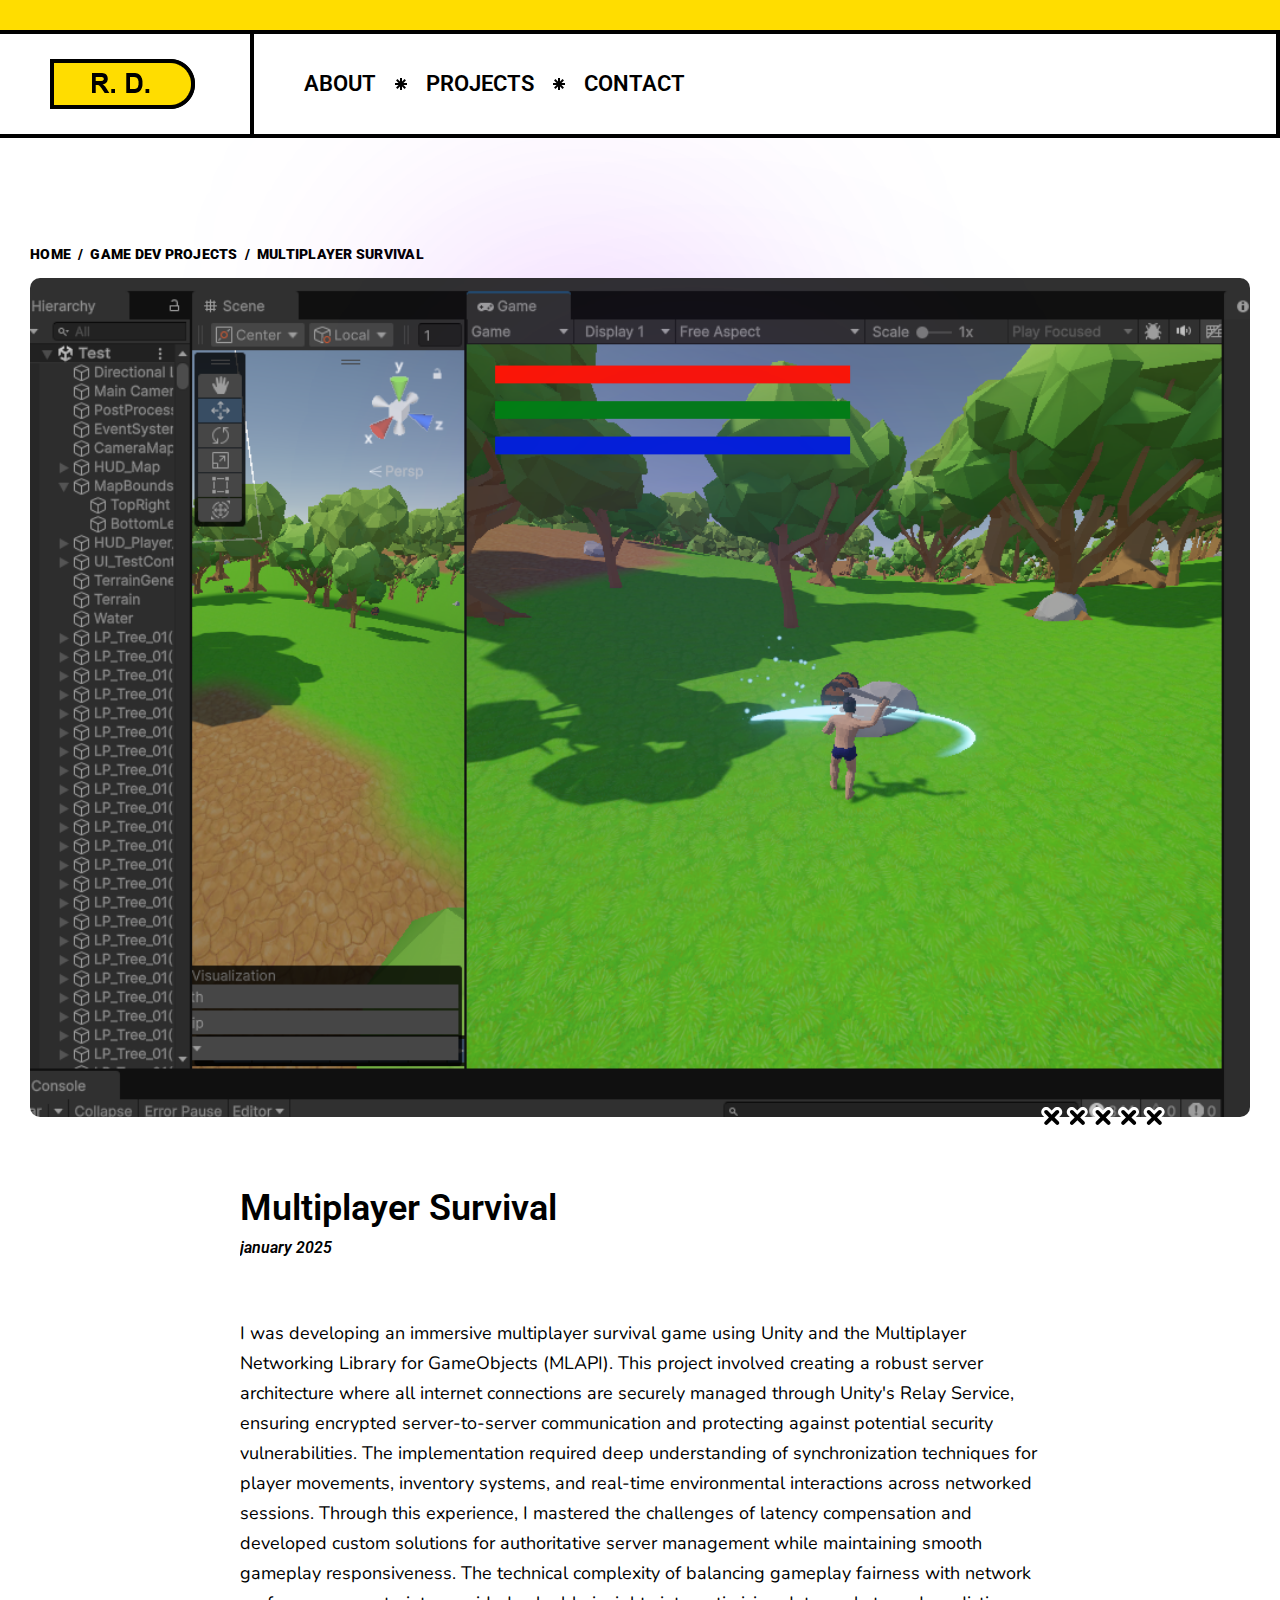
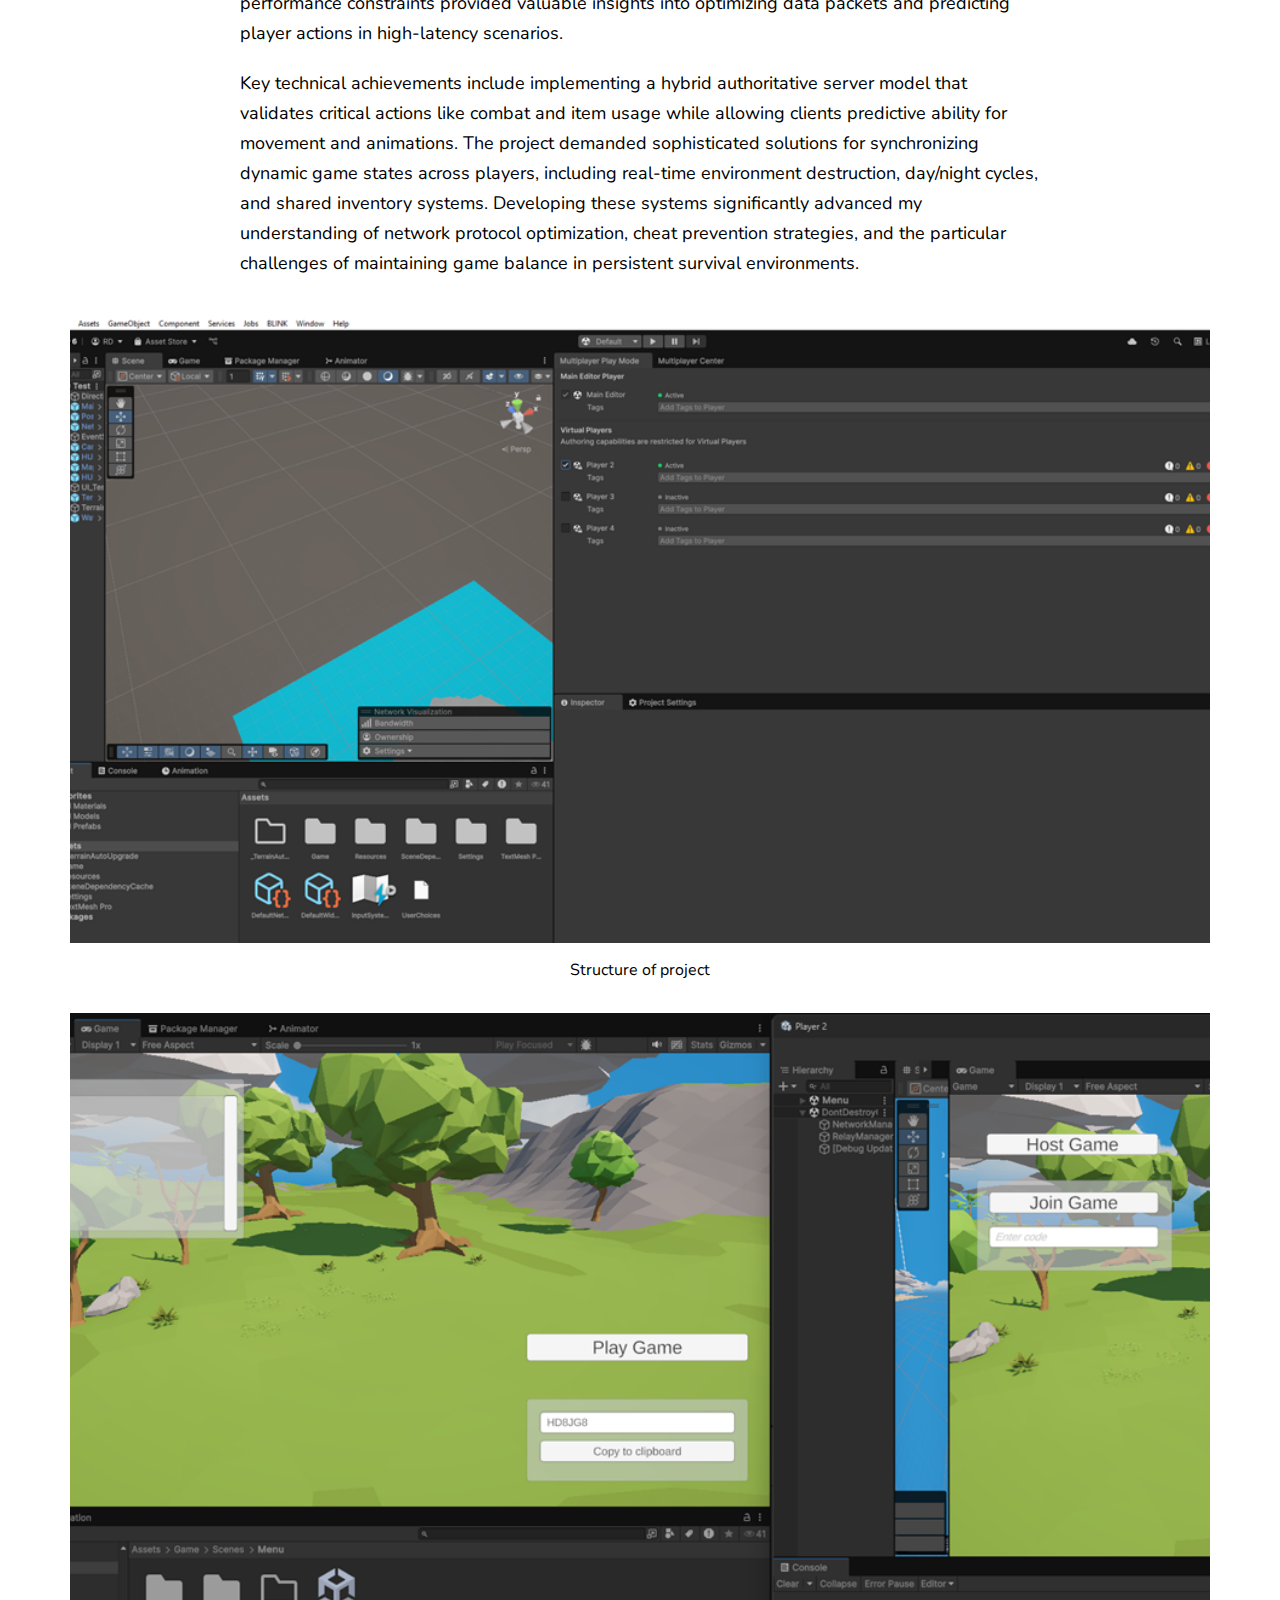
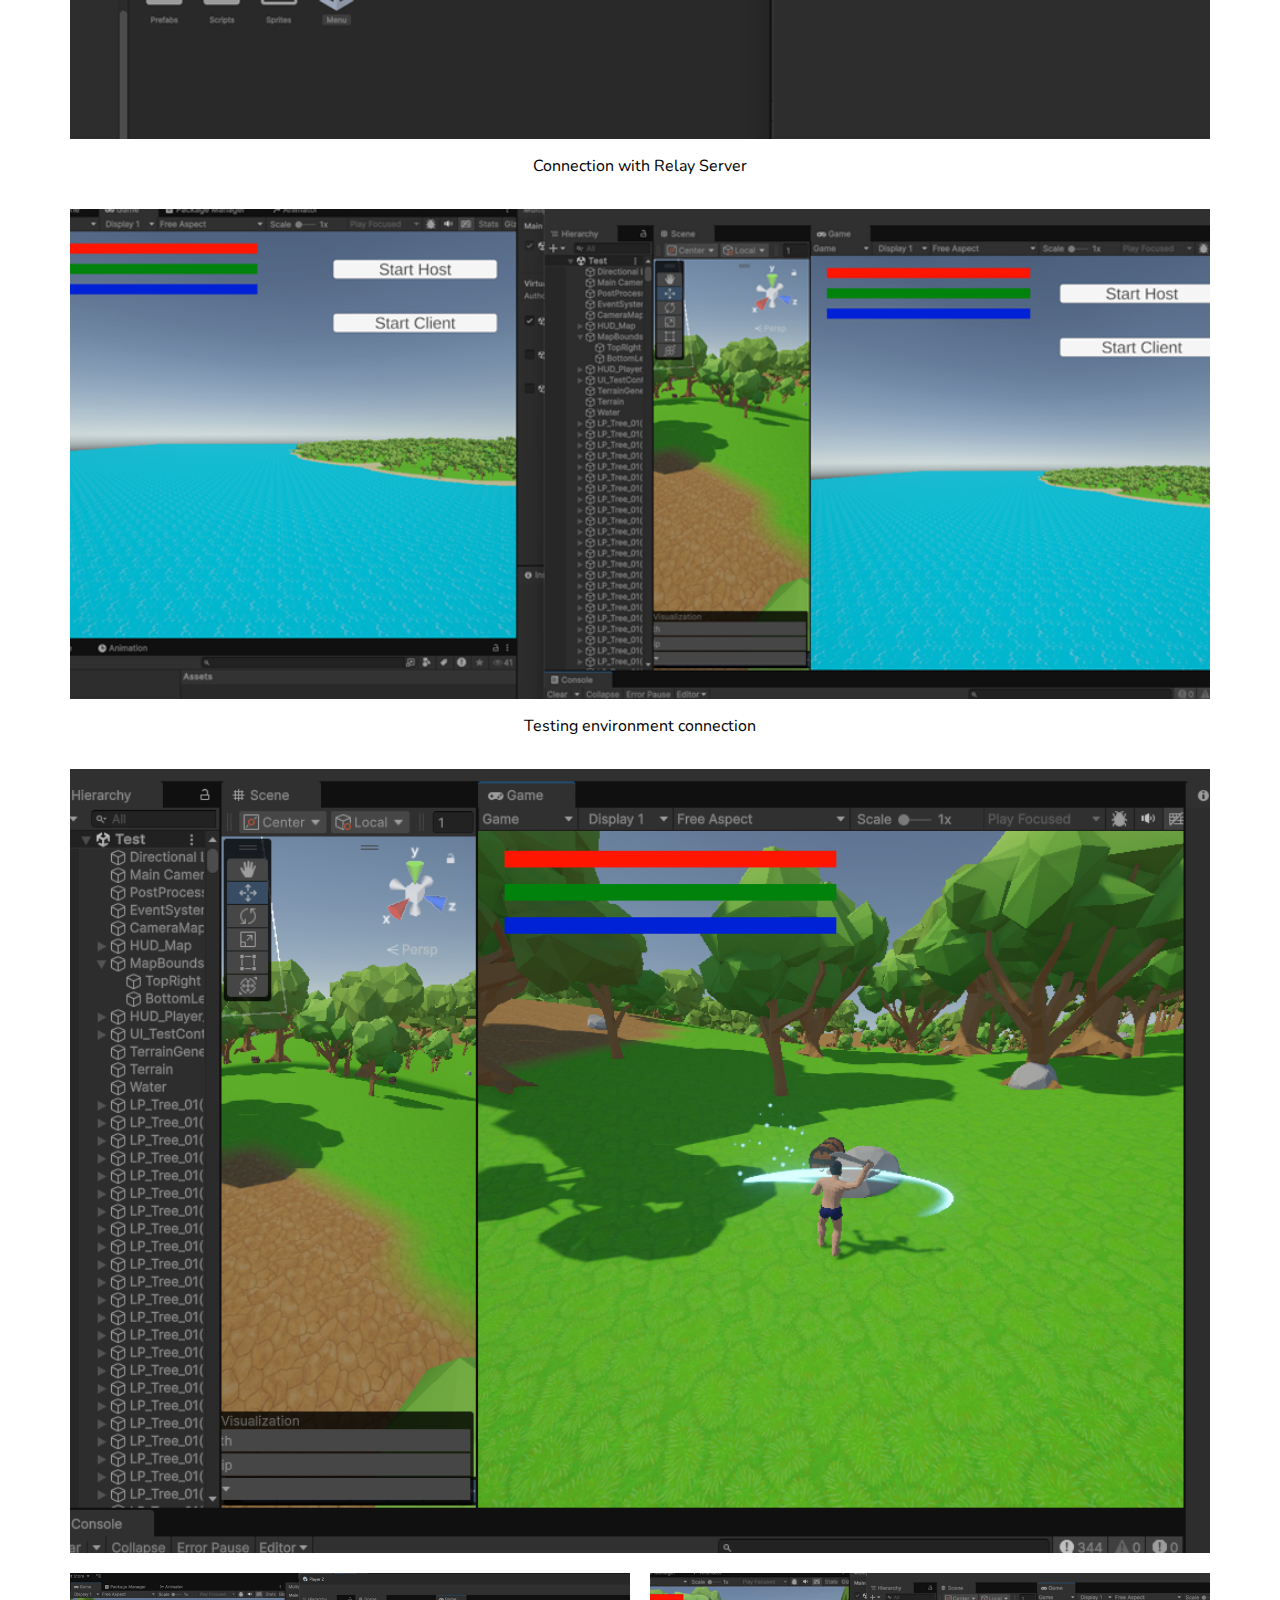
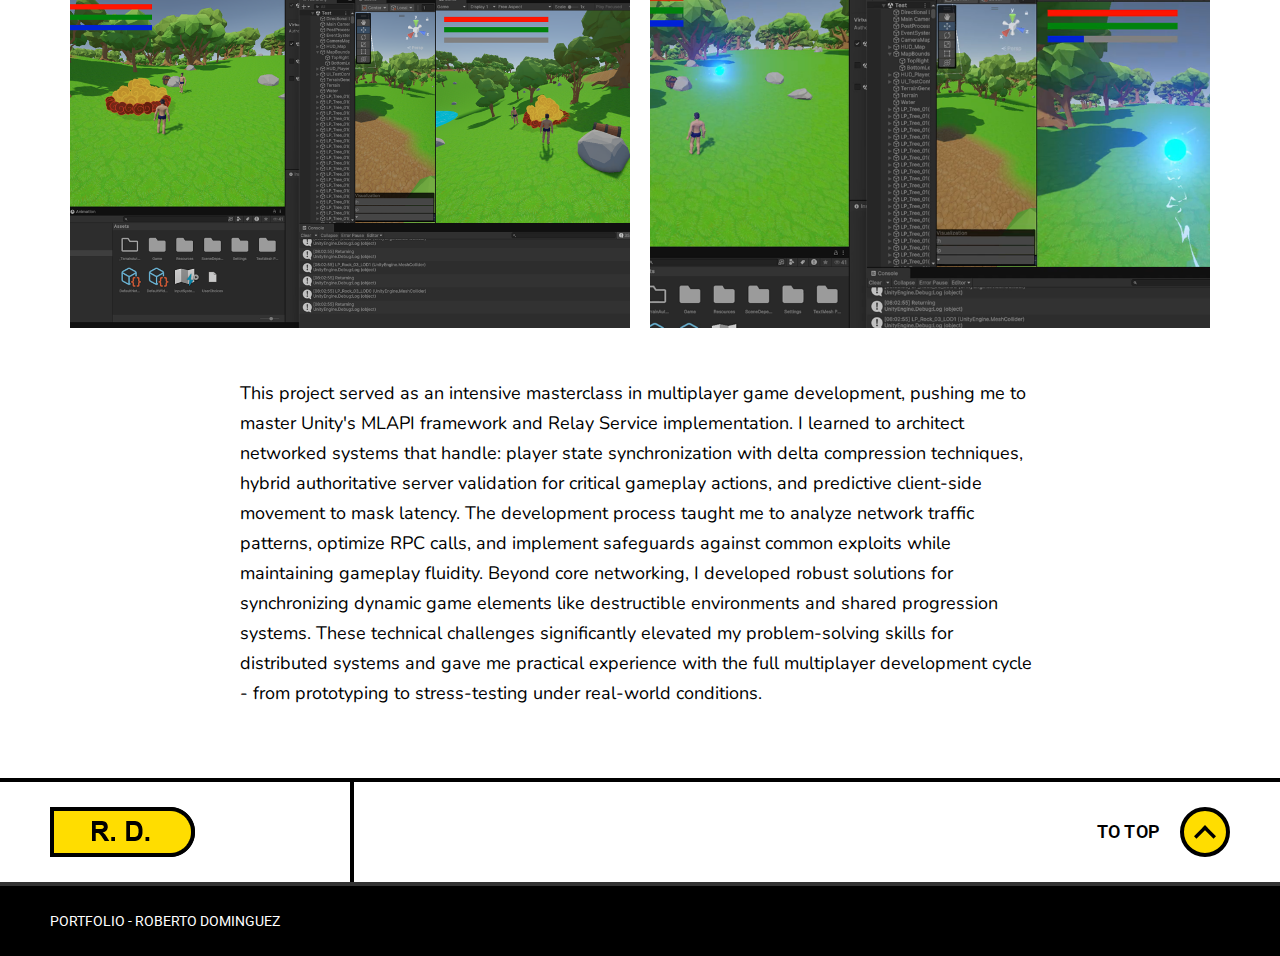
<file: projects/game_dev/project_3.html>
<!DOCTYPE html>
<!--[if lt IE 7 ]><html class="ie ie6" lang="en"> <![endif]-->
<!--[if IE 7 ]><html class="ie ie7" lang="en"> <![endif]-->
<!--[if IE 8 ]><html class="ie ie8" lang="en"> <![endif]-->
<!--[if (gte IE 9)|!(IE)]><!--><html lang="en"> <!--<![endif]-->

<head>

<meta http-equiv="Content-Type" content="text/html; charset=utf-8" />

<meta name="description" content="Roberto Dominguez">
<meta name="author" content="Frenify">

<meta name="viewport" content="width=device-width, initial-scale=1, maximum-scale=5">

<title>Project</title>

<!-- Google Fonts -->
<link rel="preconnect" href="https://fonts.googleapis.com">
<link rel="preconnect" href="https://fonts.gstatic.com" crossorigin>
<link href="https://fonts.googleapis.com/css2?family=Nunito:ital,wght@0,200..1000;1,200..1000&family=Roboto:ital,wght@0,100;0,300;0,400;0,500;0,700;0,900;1,100;1,300;1,400;1,500;1,700;1,900&display=swap" rel="stylesheet">
<!-- /Google Fonts -->

<!-- Styles -->
<link type="text/css" rel="stylesheet" href="../../assets/css/base.css" />
<link type="text/css" rel="stylesheet" href="../../assets/css/plugins.css" />
<link type="text/css" rel="stylesheet" href="../../assets/css/style.css" />
<link type="text/css" rel="stylesheet" href="../../assets/css/responsive.css" />
<!-- /Styles -->

</head>

<body>

<div class="clearfix"></div>


<!-- Wrapper All -->
<div class="popito-fn-wrapper" data-bg-decor="enable">

    <!-- Header -->
    <header id="popito_fn_header">
        <div class="popito_fn_header">
            <div class="header_ad">
                
            </div>

            <div class="header_top">
                <div class="logo">
                    <a href="../../index.html">
                        <img src="../../img/logo/retina-logo.png" alt="" class="retina_logo">
                        <img src="../../img/logo/desktop-logo.png" alt="" class="desktop_logo">
                    </a>
                </div>
                <div class="popito_fn_nav main_nav">
                    <div class="menu">
                        <div class="menu-main-container">
                            <ul role="menu" class="popito_fn_main_nav">
                                <li><a href="../../index.html"><span><span>About</span><img src="../../assets/svg/star.svg" alt="" class="fn__svg"><span class="suffix">//</span></span></a></li>
                                <li><a href="../tags.html"><span><span>Projects</span><img src="../../assets/svg/star.svg" alt="" class="fn__svg"><span class="suffix">//</span></span></a></li>
                                <li><a href="../../contact.html"><span><span>Contact</span><img src="../../assets/svg/star.svg" alt="" class="fn__svg"><span class="suffix">//</span></span></a></li>
                            </ul>
                        </div>
                    </div>
                </div>
                <div class="right__trigger">
                    <!-- <a href="">Algo</a> -->
                </div>
            </div>
        </div>
    </header>
    <!-- /Header -->

    <!-- Sticky Navigation -->
    <div class="popito_fn_stickynav">
        <div class="transform_hedaer">
            <div class="sticky_header">
                <div class="popito_fn_nav sticky_nav">
                    <div class="menu">
                        <div class="menu-main-container">
                            <ul role="menu" class="popito_fn_main_nav">
                                <li><a href="../../index.html"><span><span>About</span><img src="../../assets/svg/star.svg" alt="" class="fn__svg"><span class="suffix">//</span></span></a></li>
                                <li><a href="../tags.html"><span><span>Projects</span><img src="../../assets/svg/star.svg" alt="" class="fn__svg"><span class="suffix">//</span></span></a></li>
                                <li><a href="../../contact.html"><span><span>Contact</span><img src="../../assets/svg/star.svg" alt="" class="fn__svg"><span class="suffix">//</span></span></a></li>
                            </ul>
                        </div>

                    </div>
                </div>
                <div class="right__trigger">
                    <!-- <a href="">Algo</a> -->
                </div>
            </div>
        </div>
    </div>
    <!-- /Sticky Navigation -->

    <!-- Mobile Navigation -->
    <div class="popito_fn_mobnav">

        <!-- Mobile Top -->
        <div class="mob_top">
            <div class="logo">
                <div class="fn_logo">
                    <a href="../../index.html">
                        <img src="../../img/logo/retina-logo.png" alt="" class="retina_logo">
                        <img src="../../img/logo/desktop-logo.png" alt="" class="desktop_logo">
                    </a>
                </div>
            </div>
            <div class="right__trigger">
                <a href="#">
                    <span class="hamb"><span></span></span>
                </a>
            </div>
        </div>
        <!-- /Mobile Top -->
        
        <!-- Mobile Bottom -->
        <div class="mob_bot">
            <ul role="menu" class="mobile_menu">
                <li><a href="../../index.html"><span><span>About</span><span class="suffix">//</span></span></a></li>
                <li><a href="../tags.html"><span><span>Projects</span><span class="suffix">//</span></span></a></li>
                <li><a href="../../contact.html"><span><span>Contact</span><span class="suffix">//</span></span></a></li>
            </ul>
        </div>
        <!-- /Mobile Bottom -->

    </div>
    <!-- /Mobile Navigation -->










    <!-- Content -->
	<main class="popito_fn_content">
        
         <!-- Single Page -->
         <div class="popito_fn_single">
           
            <div class="fn__sidebar_page">
                <div class="fn__sidebar_left">

                    <!-- Single Content -->
                    <div class="blog_content">
                        <div class="blog_content_in">

                            <!-- Image (content) -->
                            <div class="img__holder">
                                <div class="popito_fn_breadcrumbs">
                                    <ul class="breadcrumbs">
                                        <li><a href="../../index.html" title="Home">Home</a></li>
                                        <li class="separator"><span>/</span></li>
                                        <li><a href="projects.html"> Game Dev Projects</a></li>
                                        <li class="separator"><span>/</span></li>
                                        <li><span>Multiplayer Survival</span></li>
                                    </ul>
                                </div>
                                <div class="blog__image fn__img_icon">
                                    <div class="img_holder">
                                        <img src="3/3.png" alt="" class="img">
                                    </div>
                                    <img src="../../assets/svg/xxxxx.svg" alt="" class="fn__svg icon">
                                </div>
                            </div>
                            <!-- /Image (content) -->


                            <!-- Main content -->
                            <div class="post_main_wrapper">
                                <div class="container">
                                    <div class="post_main">

                   

                                        <div class="post_right">
                                            <div class="post_title_holder">
                                                <h3 class="fn__maintitle"><span>Multiplayer Survival</span></h3>
                                                <div class="fn__meta">
                                                    <p>
                                                        <span class="meta_item meta_date">january 2025</span>
                                                        <!-- <span class="meta_item meta_read_time"></span> -->
                                                    </p>
                                                </div>
                                            </div>
                                            <div class="post_content">
                                                <p>I was developing an immersive multiplayer survival game using Unity and the Multiplayer Networking Library for GameObjects (MLAPI). This project involved creating a robust server architecture where all internet connections are securely managed through Unity's Relay Service, ensuring encrypted server-to-server communication and protecting against potential security vulnerabilities. The implementation required deep understanding of synchronization techniques for player movements, inventory systems, and real-time environmental interactions across networked sessions. Through this experience, I mastered the challenges of latency compensation and developed custom solutions for authoritative server management while maintaining smooth gameplay responsiveness. The technical complexity of balancing gameplay fairness with network performance constraints provided valuable insights into optimizing data packets and predicting player actions in high-latency scenarios.</p>
                                                <p>Key technical achievements include implementing a hybrid authoritative server model that validates critical actions like combat and item usage while allowing clients predictive ability for movement and animations. The project demanded sophisticated solutions for synchronizing dynamic game states across players, including real-time environment destruction, day/night cycles, and shared inventory systems. Developing these systems significantly advanced my understanding of network protocol optimization, cheat prevention strategies, and the particular challenges of maintaining game balance in persistent survival environments.</p> 
                                                <figure class="fn-width-wide">
                                                    <div class="fn-gallery-container">
                                                        <div class="fn-gallery-row">
                                                            <div class="fn-gallery-image">
                                                                <img src="3/1.png" alt="">
                                                                <figcaption>Structure of project</figcaption>
                                                            </div>
                                                        </div>
                                                    </div>
                                                </figure>

                                                <figure class="fn-width-wide">
                                                    <div class="fn-gallery-container">
                                                        <div class="fn-gallery-row">
                                                            <div class="fn-gallery-image">
                                                                <img src="3/6.png" alt="">
                                                                <figcaption>Connection with Relay Server</figcaption>
                                                            </div>
                                                        </div>
                                                    </div>
                                                </figure>

                                                <figure class="fn-width-wide">
                                                    <div class="fn-gallery-container">
                                                        <div class="fn-gallery-row">
                                                            <div class="fn-gallery-image">
                                                                <img src="3/2.png" alt="">
                                                                <figcaption>Testing environment connection</figcaption>
                                                            </div>
                                                        </div>
                                                    </div>
                                                </figure>
                                                <figure class="fn-width-wide">
                                                    <div class="fn-gallery-container">
                                                        <div class="fn-gallery-row">
                                                            <div class="fn-gallery-image">
                                                                <img class="fn-rounded-5 fn-shadow" src="3/3.png" alt="">
                                                            </div>
                                                        </div>
                                                        <div class="fn-gallery-row">
                                                            <div class="fn-gallery-image">
                                                                <img class="fn-rounded-5 fn-shadow" src="3/4.png" alt="">
                                                            </div>
                                                            <div class="fn-gallery-image">
                                                                <img class="fn-rounded-5 fn-shadow" src="3/5.png" alt="">
                                                            </div>
                                                        </div>
                                                    </div>
                                                </figure>
                                                <p>This project served as an intensive masterclass in multiplayer game development, pushing me to master Unity's MLAPI framework and Relay Service implementation. I learned to architect networked systems that handle: player state synchronization with delta compression techniques, hybrid authoritative server validation for critical gameplay actions, and predictive client-side movement to mask latency. The development process taught me to analyze network traffic patterns, optimize RPC calls, and implement safeguards against common exploits while maintaining gameplay fluidity. Beyond core networking, I developed robust solutions for synchronizing dynamic game elements like destructible environments and shared progression systems. These technical challenges significantly elevated my problem-solving skills for distributed systems and gave me practical experience with the full multiplayer development cycle - from prototyping to stress-testing under real-world conditions.</p>
                                            </div>
                                        </div>
                                    </div>
                                </div>
                            </div>
                            <!-- /Main content -->              
                  
                        </div>
                    </div>
                    <!-- /Single Content -->
                </div>


              
            </div>

        </div>
        <!-- /Single Page -->

    </main>
    <!-- /Content -->










    <!-- Footer -->
    <footer id="popito_fn_footer">
        <div class="popito_fn_footer">

            <!-- Footer Top -->
            <div class="footer_top">
                <div class="logo">
                    <a href="../../index.html">
                        <img src="../../img/logo/footer-logo.png" alt="">
                    </a>
                </div>
                <div class="top_right">
                    <div class="footer_posts">

                        
                    </div>

                    <!-- To Top -->
                    <a href="#" class="popito_fn_totop">
                        <span class="text">To Top</span>
                        <div class="icon">
                            <img src="../../assets/svg/arrow2.svg" alt="" class="fn__svg">
                        </div>
                    </a>
                    <!-- /To Top -->

                </div>
            </div>
            <!-- /Footer Top -->

      
            <!-- Footer Bottom -->
            <div class="footer_bottom">
                <div class="copyright">
                    <p>Portfolio - Roberto Dominguez</p>
                </div>
            </div>
            <!-- /Footer Bottom -->

        </div>
    </footer>
    <!-- /Footer -->
	
</div>
<!-- /Wrapper All -->



<!-- Scripts -->
<script type="text/javascript" src="../../assets/js/jquery.js"></script>
<script type="text/javascript" src="../../assets/js/plugins.js"></script>
<script type="text/javascript" src="../../assets/js/init.js"></script>
<!-- /Scripts -->
</body>
</html>
</file>
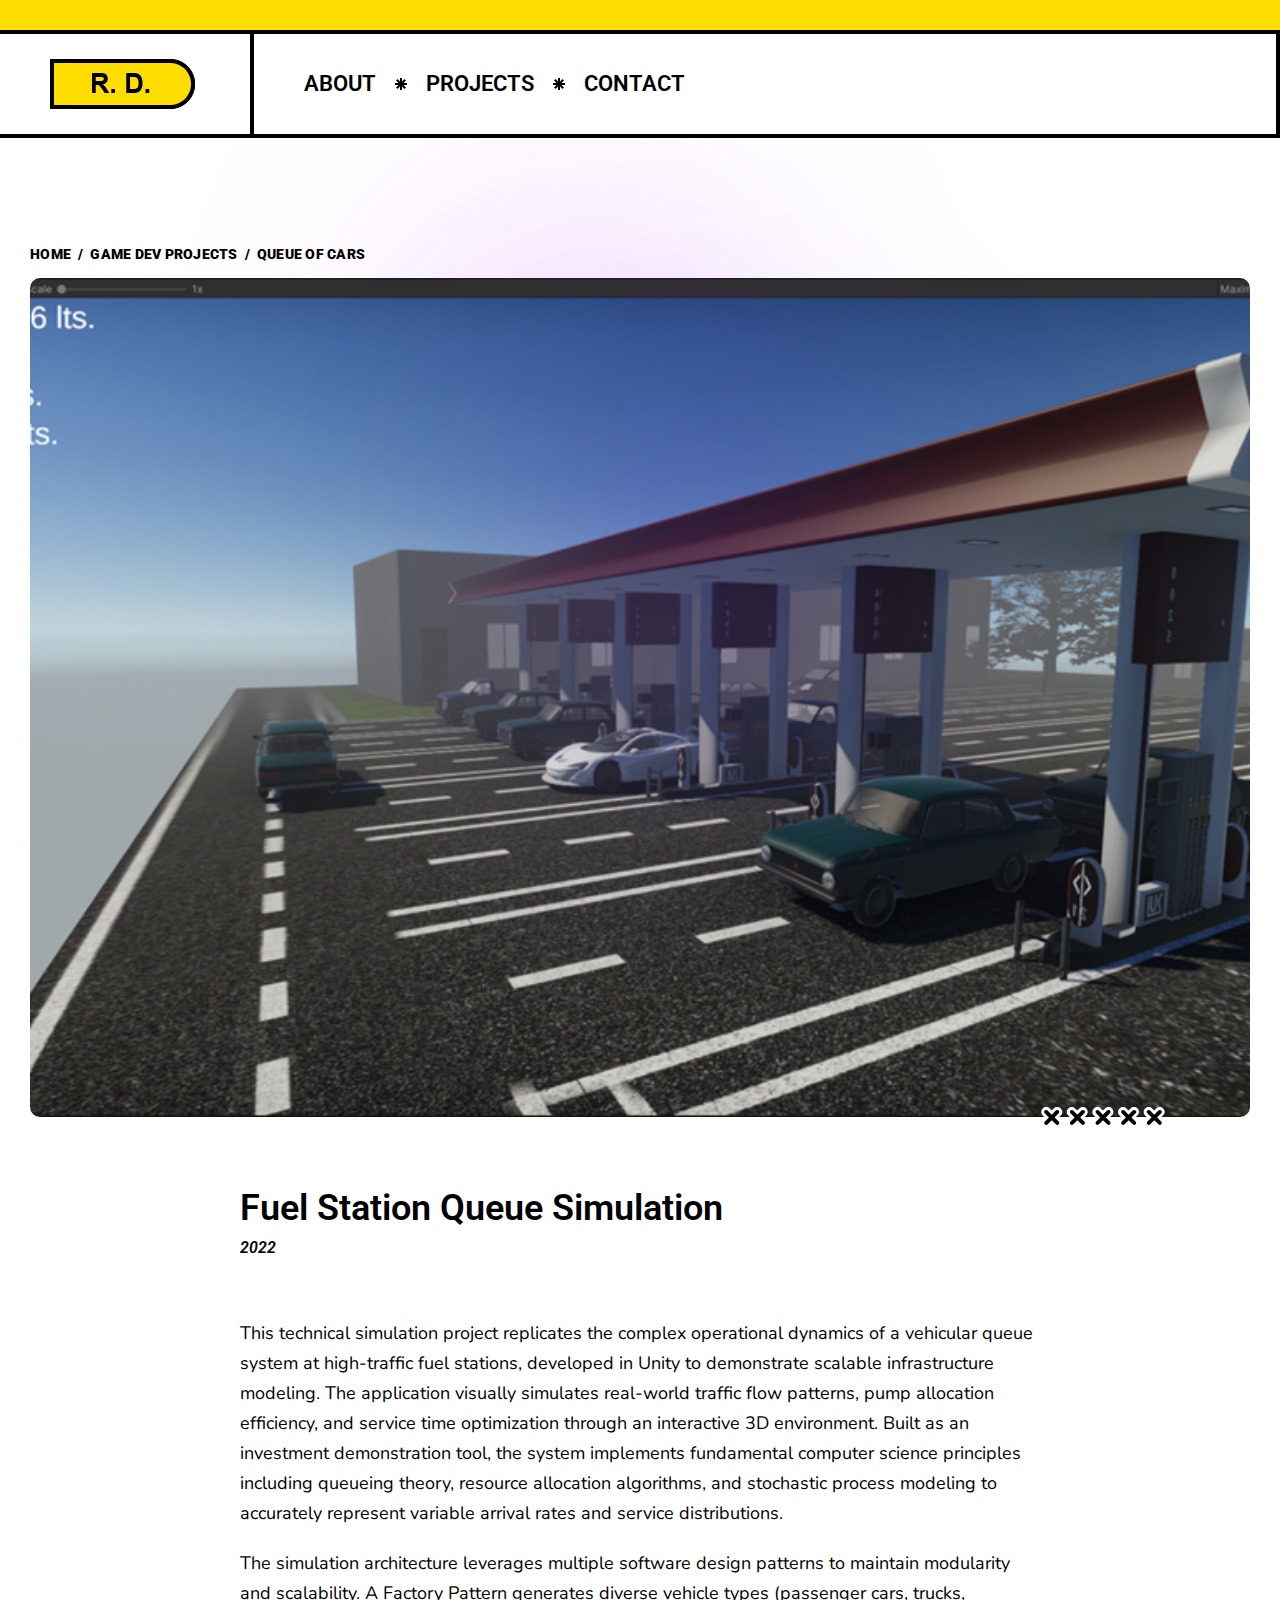
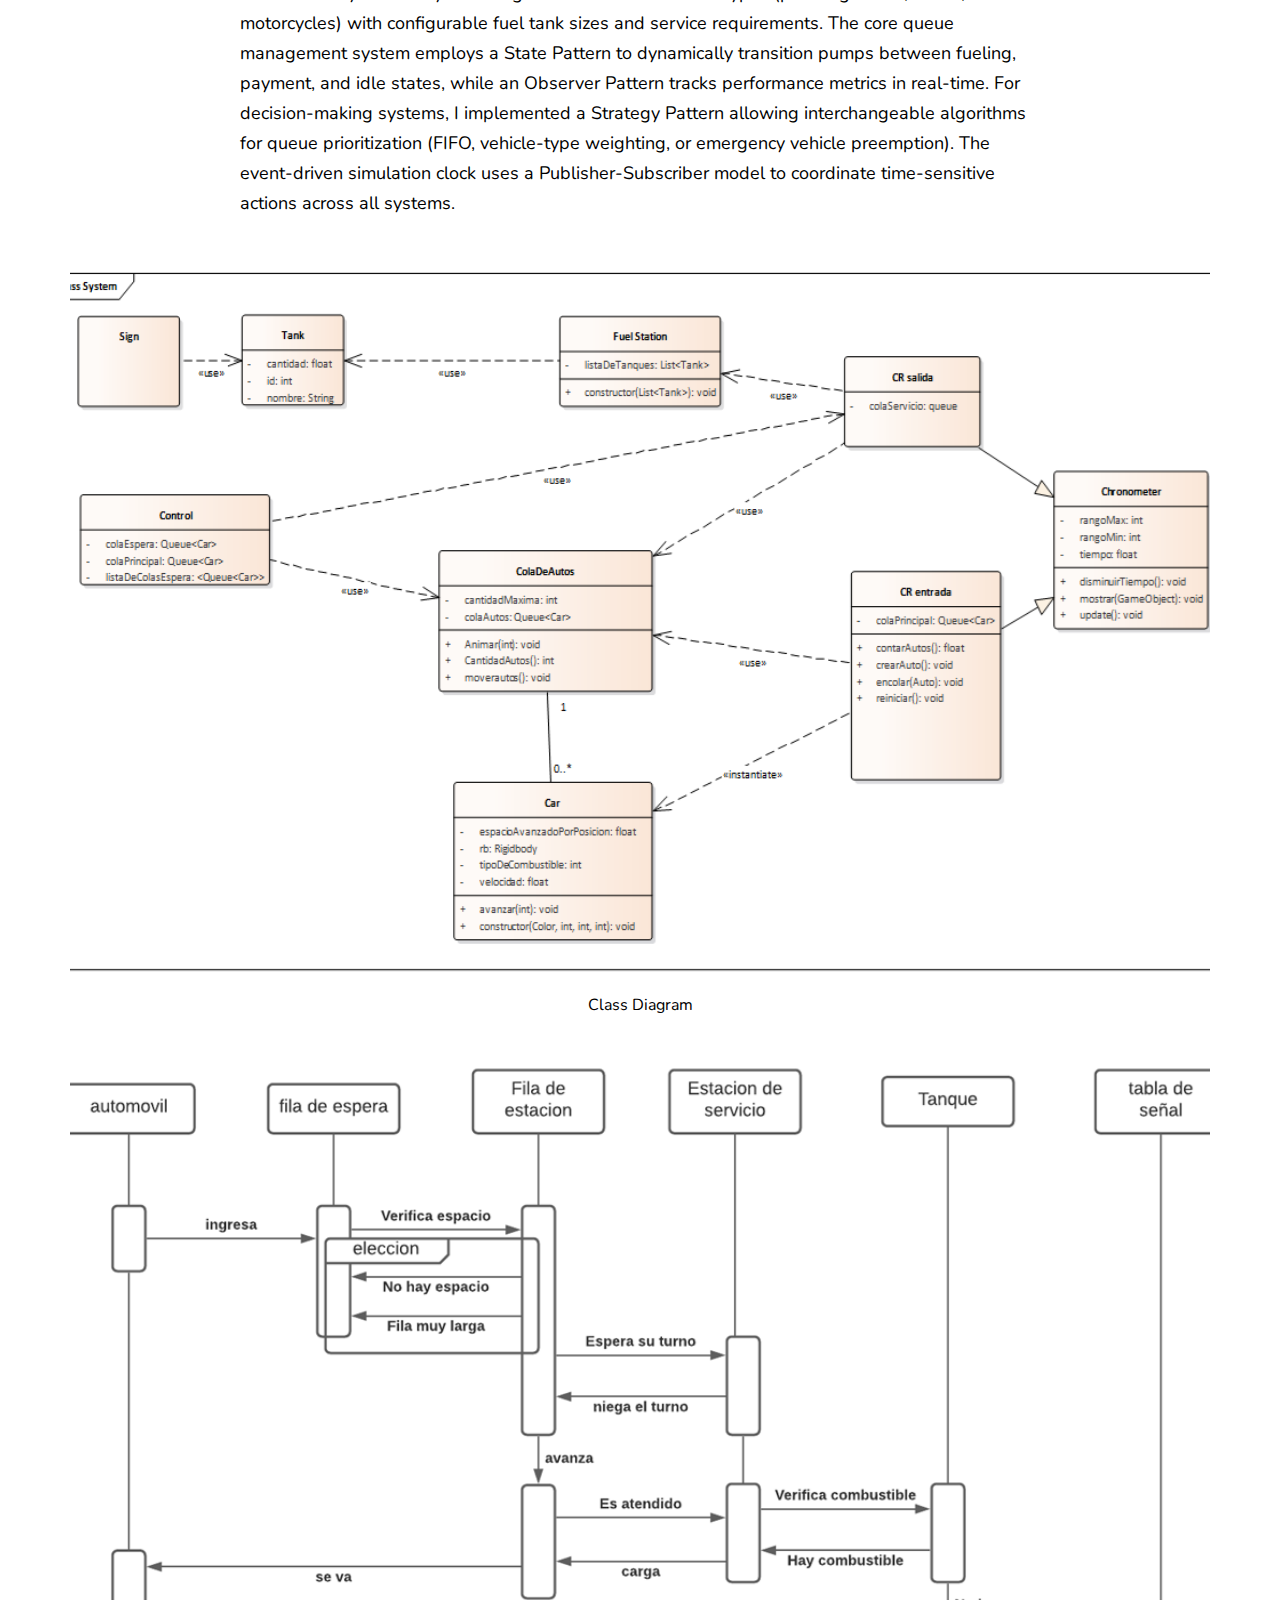
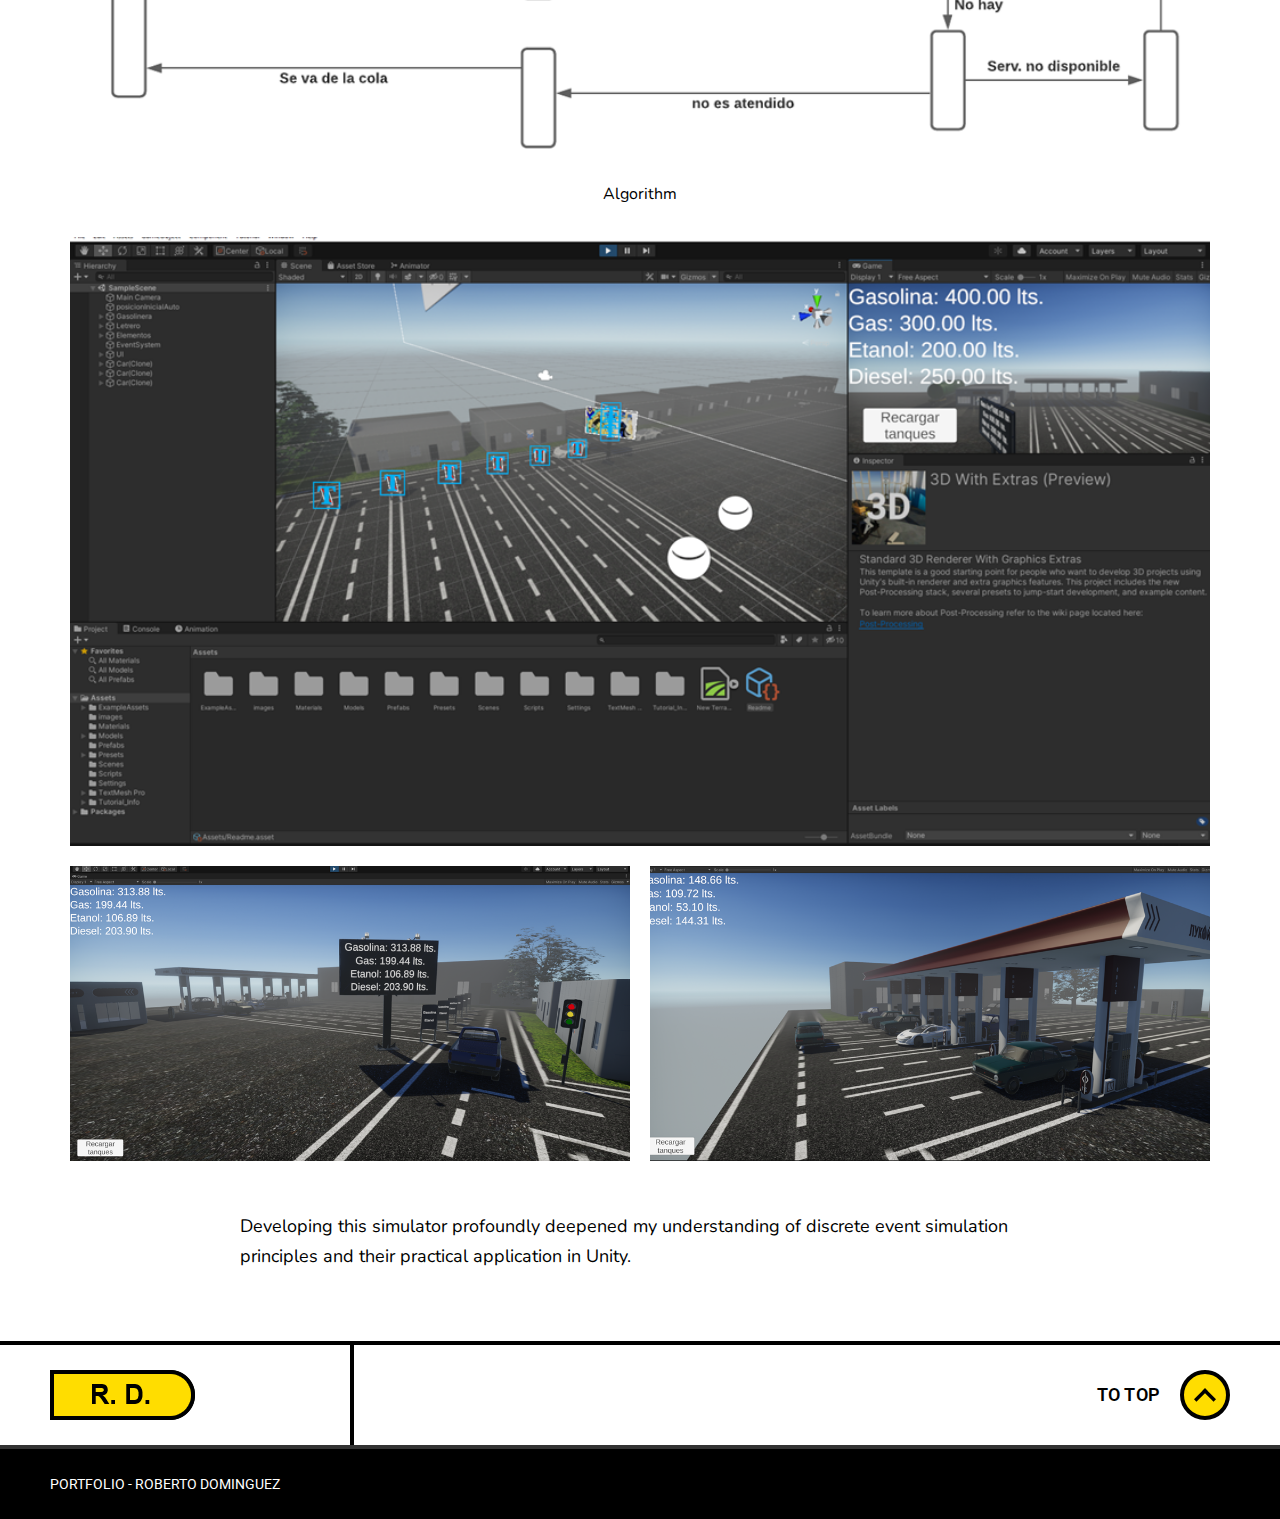
<file: projects/game_dev/project_4.html>
<!DOCTYPE html>
<!--[if lt IE 7 ]><html class="ie ie6" lang="en"> <![endif]-->
<!--[if IE 7 ]><html class="ie ie7" lang="en"> <![endif]-->
<!--[if IE 8 ]><html class="ie ie8" lang="en"> <![endif]-->
<!--[if (gte IE 9)|!(IE)]><!--><html lang="en"> <!--<![endif]-->

<head>

<meta http-equiv="Content-Type" content="text/html; charset=utf-8" />

<meta name="description" content="Roberto Dominguez">
<meta name="author" content="Frenify">

<meta name="viewport" content="width=device-width, initial-scale=1, maximum-scale=5">

<title>Project</title>

<!-- Google Fonts -->
<link rel="preconnect" href="https://fonts.googleapis.com">
<link rel="preconnect" href="https://fonts.gstatic.com" crossorigin>
<link href="https://fonts.googleapis.com/css2?family=Nunito:ital,wght@0,200..1000;1,200..1000&family=Roboto:ital,wght@0,100;0,300;0,400;0,500;0,700;0,900;1,100;1,300;1,400;1,500;1,700;1,900&display=swap" rel="stylesheet">
<!-- /Google Fonts -->

<!-- Styles -->
<link type="text/css" rel="stylesheet" href="../../assets/css/base.css" />
<link type="text/css" rel="stylesheet" href="../../assets/css/plugins.css" />
<link type="text/css" rel="stylesheet" href="../../assets/css/style.css" />
<link type="text/css" rel="stylesheet" href="../../assets/css/responsive.css" />
<!-- /Styles -->

</head>

<body>

<div class="clearfix"></div>


<!-- Wrapper All -->
<div class="popito-fn-wrapper" data-bg-decor="enable">

    <!-- Header -->
    <header id="popito_fn_header">
        <div class="popito_fn_header">
            <div class="header_ad">
                
            </div>

            <div class="header_top">
                <div class="logo">
                    <a href="../../index.html">
                        <img src="../../img/logo/retina-logo.png" alt="" class="retina_logo">
                        <img src="../../img/logo/desktop-logo.png" alt="" class="desktop_logo">
                    </a>
                </div>
                <div class="popito_fn_nav main_nav">
                    <div class="menu">
                        <div class="menu-main-container">
                            <ul role="menu" class="popito_fn_main_nav">
                                <li><a href="../../index.html"><span><span>About</span><img src="../../assets/svg/star.svg" alt="" class="fn__svg"><span class="suffix">//</span></span></a></li>
                                <li><a href="../tags.html"><span><span>Projects</span><img src="../../assets/svg/star.svg" alt="" class="fn__svg"><span class="suffix">//</span></span></a></li>
                                <li><a href="../../contact.html"><span><span>Contact</span><img src="../../assets/svg/star.svg" alt="" class="fn__svg"><span class="suffix">//</span></span></a></li>
                            </ul>
                        </div>
                    </div>
                </div>
                <div class="right__trigger">
                    <!-- <a href="">Algo</a> -->
                </div>
            </div>
        </div>
    </header>
    <!-- /Header -->

    <!-- Sticky Navigation -->
    <div class="popito_fn_stickynav">
        <div class="transform_hedaer">
            <div class="sticky_header">
                <div class="popito_fn_nav sticky_nav">
                    <div class="menu">
                        <div class="menu-main-container">
                            <ul role="menu" class="popito_fn_main_nav">
                                <li><a href="../../index.html"><span><span>About</span><img src="../../assets/svg/star.svg" alt="" class="fn__svg"><span class="suffix">//</span></span></a></li>
                                <li><a href="../tags.html"><span><span>Projects</span><img src="../../assets/svg/star.svg" alt="" class="fn__svg"><span class="suffix">//</span></span></a></li>
                                <li><a href="../../contact.html"><span><span>Contact</span><img src="../../assets/svg/star.svg" alt="" class="fn__svg"><span class="suffix">//</span></span></a></li>
                            </ul>
                        </div>

                    </div>
                </div>
                <div class="right__trigger">
                    <!-- <a href="">Algo</a> -->
                </div>
            </div>
        </div>
    </div>
    <!-- /Sticky Navigation -->

    <!-- Mobile Navigation -->
    <div class="popito_fn_mobnav">

        <!-- Mobile Top -->
        <div class="mob_top">
            <div class="logo">
                <div class="fn_logo">
                    <a href="../../index.html">
                        <img src="../../img/logo/retina-logo.png" alt="" class="retina_logo">
                        <img src="../../img/logo/desktop-logo.png" alt="" class="desktop_logo">
                    </a>
                </div>
            </div>
            <div class="right__trigger">
                <a href="#">
                    <span class="hamb"><span></span></span>
                </a>
            </div>
        </div>
        <!-- /Mobile Top -->
        
        <!-- Mobile Bottom -->
        <div class="mob_bot">
            <ul role="menu" class="mobile_menu">
                <li><a href="../../index.html"><span><span>About</span><span class="suffix">//</span></span></a></li>
                <li><a href="../tags.html"><span><span>Projects</span><span class="suffix">//</span></span></a></li>
                <li><a href="../../contact.html"><span><span>Contact</span><span class="suffix">//</span></span></a></li>
            </ul>
        </div>
        <!-- /Mobile Bottom -->

    </div>
    <!-- /Mobile Navigation -->










    <!-- Content -->
	<main class="popito_fn_content">
        
         <!-- Single Page -->
         <div class="popito_fn_single">
           
            <div class="fn__sidebar_page">
                <div class="fn__sidebar_left">

                    <!-- Single Content -->
                    <div class="blog_content">
                        <div class="blog_content_in">

                            <!-- Image (content) -->
                            <div class="img__holder">
                                <div class="popito_fn_breadcrumbs">
                                    <ul class="breadcrumbs">
                                        <li><a href="../../index.html" title="Home">Home</a></li>
                                        <li class="separator"><span>/</span></li>
                                        <li><a href="projects.html"> Game Dev Projects</a></li>
                                        <li class="separator"><span>/</span></li>
                                        <li><span>Queue of cars</span></li>
                                    </ul>
                                </div>
                                <div class="blog__image fn__img_icon">
                                    <div class="img_holder">
                                        <img src="4/3.png" alt="" class="img">
                                    </div>
                                    <img src="../../assets/svg/xxxxx.svg" alt="" class="fn__svg icon">
                                </div>
                            </div>
                            <!-- /Image (content) -->


                            <!-- Main content -->
                            <div class="post_main_wrapper">
                                <div class="container">
                                    <div class="post_main">

                   

                                        <div class="post_right">
                                            <div class="post_title_holder">
                                                <h3 class="fn__maintitle"><span>Fuel Station Queue Simulation</span></h3>
                                                <div class="fn__meta">
                                                    <p>
                                                        <span class="meta_item meta_date">2022</span>
                                                        <!-- <span class="meta_item meta_read_time"></span> -->
                                                    </p>
                                                </div>
                                            </div>
                                            <div class="post_content">
                                                <p>This technical simulation project replicates the complex operational dynamics of a vehicular queue system at high-traffic fuel stations, developed in Unity to demonstrate scalable infrastructure modeling. The application visually simulates real-world traffic flow patterns, pump allocation efficiency, and service time optimization through an interactive 3D environment. Built as an investment demonstration tool, the system implements fundamental computer science principles including queueing theory, resource allocation algorithms, and stochastic process modeling to accurately represent variable arrival rates and service distributions.</p>
                                                <p>The simulation architecture leverages multiple software design patterns to maintain modularity and scalability. A Factory Pattern generates diverse vehicle types (passenger cars, trucks, motorcycles) with configurable fuel tank sizes and service requirements. The core queue management system employs a State Pattern to dynamically transition pumps between fueling, payment, and idle states, while an Observer Pattern tracks performance metrics in real-time. For decision-making systems, I implemented a Strategy Pattern allowing interchangeable algorithms for queue prioritization (FIFO, vehicle-type weighting, or emergency vehicle preemption). The event-driven simulation clock uses a Publisher-Subscriber model to coordinate time-sensitive actions across all systems.</p>
                                                <figure class="fn-width-wide">
                                                    <div class="fn-gallery-container">
                                                        <div class="fn-gallery-row">
                                                            <div class="fn-gallery-image">
                                                                <img src="4/4.png" alt="">
                                                                <figcaption>Class Diagram</figcaption>
                                                            </div>
                                                        </div>
                                                    </div>
                                                </figure>
                                                <figure class="fn-width-wide">
                                                    <div class="fn-gallery-container">
                                                        <div class="fn-gallery-row">
                                                            <div class="fn-gallery-image">
                                                                <img src="4/5.png" alt="">
                                                                <figcaption>Algorithm</figcaption>
                                                            </div>
                                                        </div>
                                                    </div>
                                                </figure>
                     
                                                <figure class="fn-width-wide">
                                                    <div class="fn-gallery-container">
                                                        <div class="fn-gallery-row">
                                                            <div class="fn-gallery-image">
                                                                <img class="fn-rounded-5 fn-shadow" src="4/1.png" alt="">
                                                            </div>
                                                        </div>
                                                        <div class="fn-gallery-row">
                                                            <div class="fn-gallery-image">
                                                                <img class="fn-rounded-5 fn-shadow" src="4/2.png" alt="">
                                                            </div>
                                                            <div class="fn-gallery-image">
                                                                <img class="fn-rounded-5 fn-shadow" src="4/3.png" alt="">
                                                            </div>
                                                        </div>
                                                    </div>
                                                </figure>
                                                <p>Developing this simulator profoundly deepened my understanding of discrete event simulation principles and their practical application in Unity.</p>
                                            </div>
                                        </div>
                                    </div>
                                </div>
                            </div>
                            <!-- /Main content -->              
                  
                        </div>
                    </div>
                    <!-- /Single Content -->
                </div>


              
            </div>

        </div>
        <!-- /Single Page -->

    </main>
    <!-- /Content -->










    <!-- Footer -->
    <footer id="popito_fn_footer">
        <div class="popito_fn_footer">

            <!-- Footer Top -->
            <div class="footer_top">
                <div class="logo">
                    <a href="../../index.html">
                        <img src="../../img/logo/footer-logo.png" alt="">
                    </a>
                </div>
                <div class="top_right">
                    <div class="footer_posts">

                        
                    </div>

                    <!-- To Top -->
                    <a href="#" class="popito_fn_totop">
                        <span class="text">To Top</span>
                        <div class="icon">
                            <img src="../../assets/svg/arrow2.svg" alt="" class="fn__svg">
                        </div>
                    </a>
                    <!-- /To Top -->

                </div>
            </div>
            <!-- /Footer Top -->

      
            <!-- Footer Bottom -->
            <div class="footer_bottom">
                <div class="copyright">
                    <p>Portfolio - Roberto Dominguez</p>
                </div>
            </div>
            <!-- /Footer Bottom -->

        </div>
    </footer>
    <!-- /Footer -->
	
</div>
<!-- /Wrapper All -->



<!-- Scripts -->
<script type="text/javascript" src="../../assets/js/jquery.js"></script>
<script type="text/javascript" src="../../assets/js/plugins.js"></script>
<script type="text/javascript" src="../../assets/js/init.js"></script>
<!-- /Scripts -->
</body>
</html>
</file>
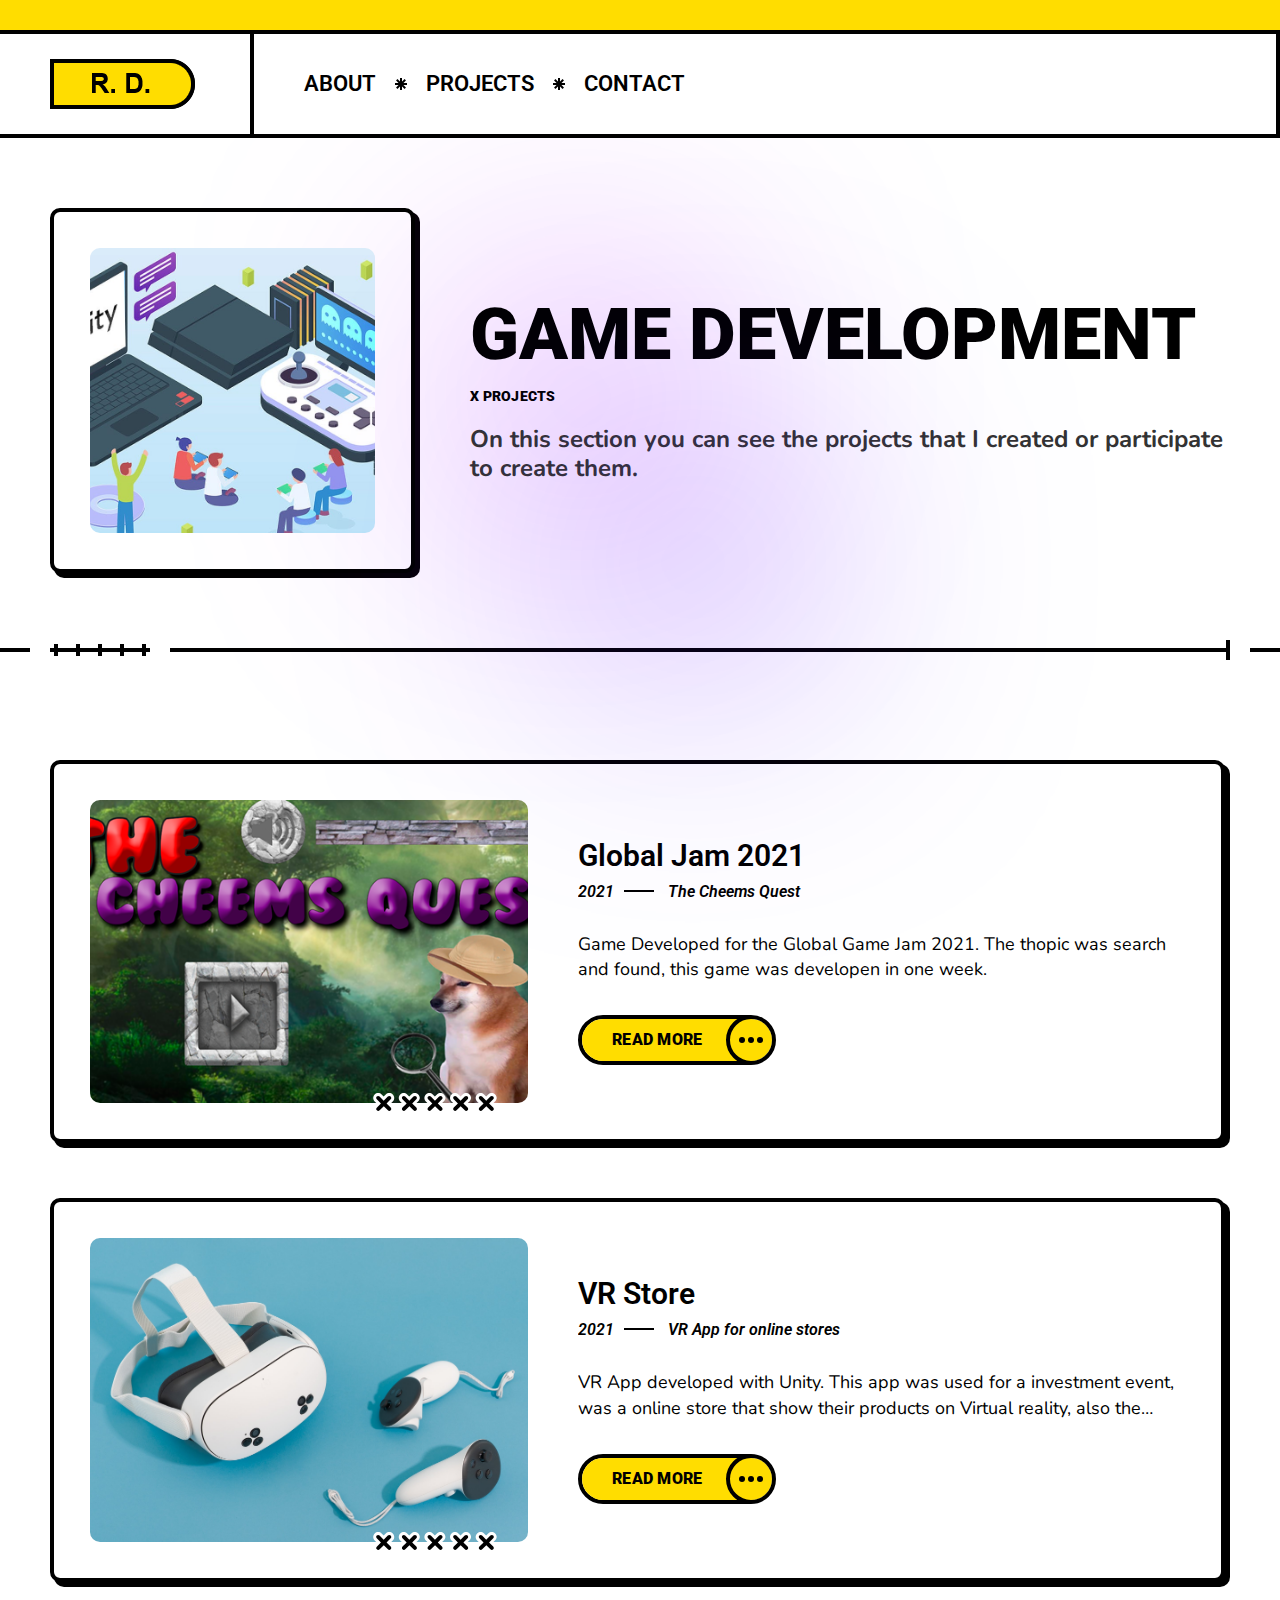
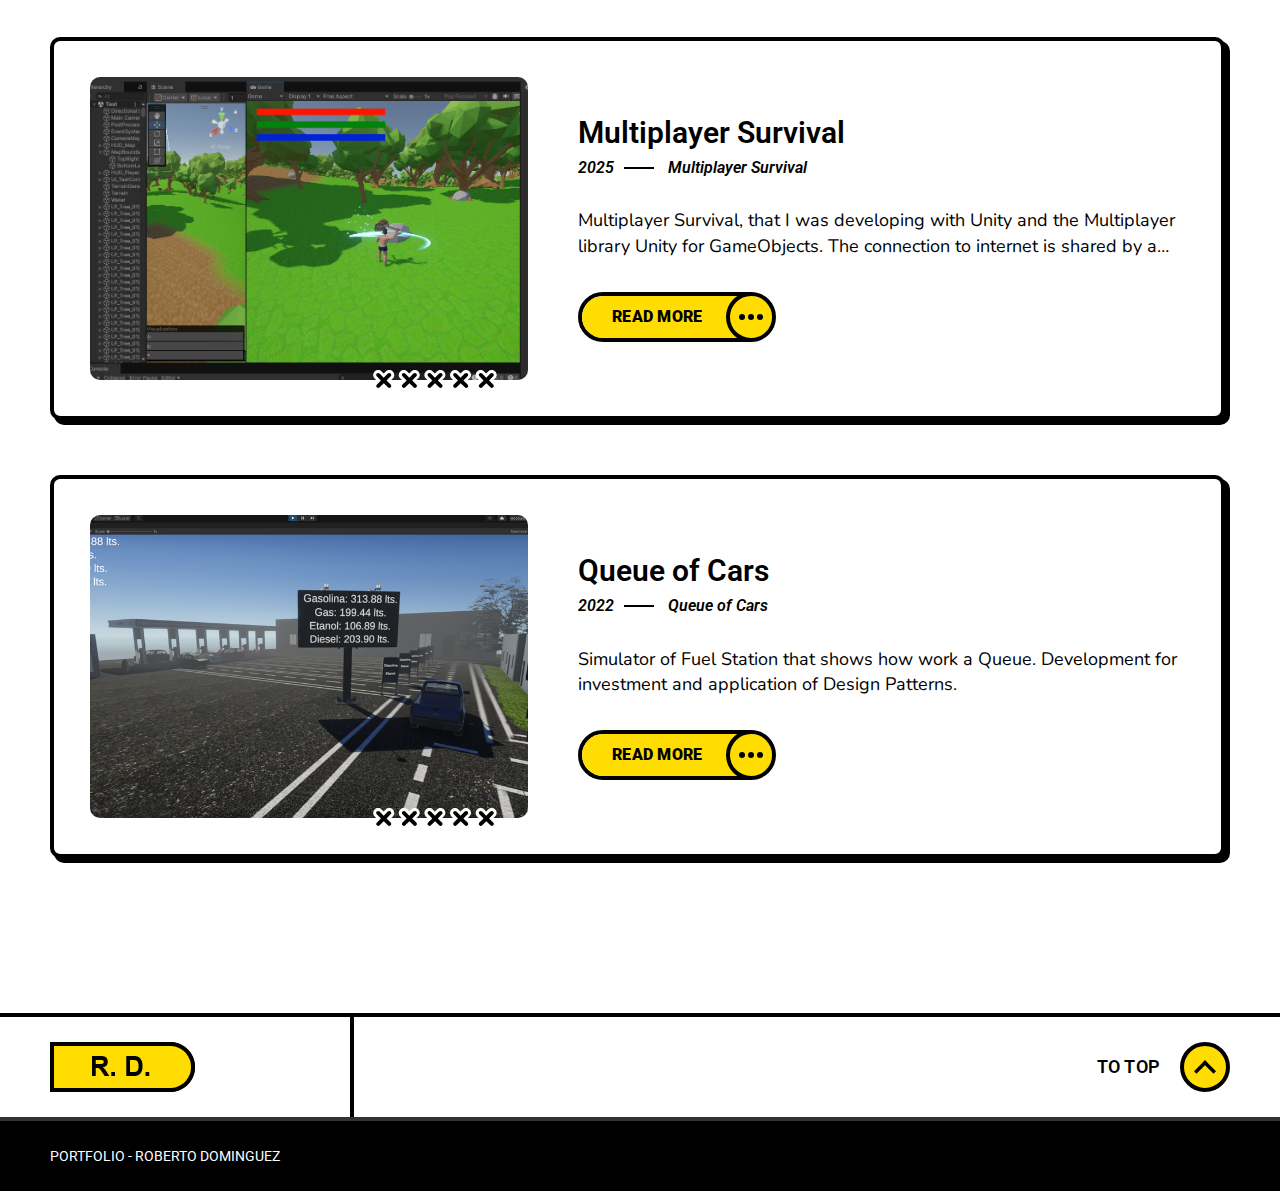
<file: projects/game_dev/projects.html>
<!DOCTYPE html>
<!--[if lt IE 7 ]><html class="ie ie6" lang="en"> <![endif]-->
<!--[if IE 7 ]><html class="ie ie7" lang="en"> <![endif]-->
<!--[if IE 8 ]><html class="ie ie8" lang="en"> <![endif]-->
<!--[if (gte IE 9)|!(IE)]><!--><html lang="en"> <!--<![endif]-->

<head>

<meta http-equiv="Content-Type" content="text/html; charset=utf-8" />

<meta name="description" content="Roberto Dominguez">
<meta name="author" content="Frenify">

<meta name="viewport" content="width=device-width, initial-scale=1, maximum-scale=5">

<title>Projects</title>

<!-- Google Fonts -->
<link rel="preconnect" href="https://fonts.googleapis.com">
<link rel="preconnect" href="https://fonts.gstatic.com" crossorigin>
<link href="https://fonts.googleapis.com/css2?family=Nunito:ital,wght@0,200..1000;1,200..1000&family=Roboto:ital,wght@0,100;0,300;0,400;0,500;0,700;0,900;1,100;1,300;1,400;1,500;1,700;1,900&display=swap" rel="stylesheet">
<!-- /Google Fonts -->

<!-- Styles -->
<link type="text/css" rel="stylesheet" href="../../assets/css/base.css" />
<link type="text/css" rel="stylesheet" href="../../assets/css/plugins.css" />
<link type="text/css" rel="stylesheet" href="../../assets/css/style.css" />
<link type="text/css" rel="stylesheet" href="../../assets/css/responsive.css" />
<!-- /Styles -->

</head>

<body>

<div class="clearfix"></div>


<!-- Wrapper All -->
<div class="popito-fn-wrapper" data-bg-decor="enable">

    <!-- Header -->
    <header id="popito_fn_header">
        <div class="popito_fn_header">
            <div class="header_ad">
                
            </div>

            <div class="header_top">
                <div class="logo">
                    <a href="../../index.html">
                        <img src="../../img/logo/retina-logo.png" alt="" class="retina_logo">
                        <img src="../../img/logo/desktop-logo.png" alt="" class="desktop_logo">
                    </a>
                </div>
                <div class="popito_fn_nav main_nav">
                    <div class="menu">
                        <div class="menu-main-container">
                            <ul role="menu" class="popito_fn_main_nav">
                                <li><a href="../../index.html"><span><span>About</span><img src="../../assets/svg/star.svg" alt="" class="fn__svg"><span class="suffix">//</span></span></a></li>
                                <li><a href="../tags.html"><span><span>Projects</span><img src="../../assets/svg/star.svg" alt="" class="fn__svg"><span class="suffix">//</span></span></a></li>
                                <li><a href="../../contact.html"><span><span>Contact</span><img src="../../assets/svg/star.svg" alt="" class="fn__svg"><span class="suffix">//</span></span></a></li>
                            </ul>
                        </div>
                    </div>
                </div>
                <div class="right__trigger">
                    <!-- <a href="">Algo</a> -->
                </div>
            </div>
        </div>
    </header>
    <!-- /Header -->

    <!-- Sticky Navigation -->
    <div class="popito_fn_stickynav">
        <div class="transform_hedaer">
            <div class="sticky_header">
                <div class="popito_fn_nav sticky_nav">
                    <div class="menu">
                        <div class="menu-main-container">
                            <ul role="menu" class="popito_fn_main_nav">
                                <li><a href="../../index.html"><span><span>About</span><img src="../../assets/svg/star.svg" alt="" class="fn__svg"><span class="suffix">//</span></span></a></li>
                                <li><a href="../tags.html"><span><span>Projects</span><img src="../../assets/svg/star.svg" alt="" class="fn__svg"><span class="suffix">//</span></span></a></li>
                                <li><a href="../../contact.html"><span><span>Contact</span><img src="../../assets/svg/star.svg" alt="" class="fn__svg"><span class="suffix">//</span></span></a></li>
                            </ul>
                        </div>

                    </div>
                </div>
                <div class="right__trigger">
                    <!-- <a href="">Algo</a> -->
                </div>
            </div>
        </div>
    </div>
    <!-- /Sticky Navigation -->

    <!-- Mobile Navigation -->
    <div class="popito_fn_mobnav">

        <!-- Mobile Top -->
        <div class="mob_top">
            <div class="logo">
                <div class="fn_logo">
                    <a href="../../index.html">
                        <img src="../../img/logo/retina-logo.png" alt="" class="retina_logo">
                        <img src="../../img/logo/desktop-logo.png" alt="" class="desktop_logo">
                    </a>
                </div>
            </div>
            <div class="right__trigger">
                <a href="#">
                    <span class="hamb"><span></span></span>
                </a>
            </div>
        </div>
        <!-- /Mobile Top -->
        
        <!-- Mobile Bottom -->
        <div class="mob_bot">
            <ul role="menu" class="mobile_menu">
                <li><a href="../../index.html"><span><span>About</span><span class="suffix">//</span></span></a></li>
                <li><a href="../tags.html"><span><span>Projects</span><span class="suffix">//</span></span></a></li>
                <li><a href="../../contact.html"><span><span>Contact</span><span class="suffix">//</span></span></a></li>
            </ul>
        </div>
        <!-- /Mobile Bottom -->

    </div>
    <!-- /Mobile Navigation -->









    <!-- Content -->
	<main class="popito_fn_content">

        <!-- Page Title -->
        <div class="popito_fn_pagetitle">
            <div class="container">
                <div class="pagetitle">
                    
                    <div class="fn__author_info">
                        <div class="left_part">
                            <div class="fn__bold_item item">
                                <div class="img_holder">
                                    <img src="game_dev.jpg" alt="">
                                </div>
                            </div>
                        </div>
                        <div class="right_part">
                            <h1 class="title">Game Development</h1>
                            <p class="fn_small_desc">X projects</p>
                            <p class="desc">On this section you can see the projects that I created or participate to create them.</p>
                        </div>
                    </div>

                    <span class="wings"></span>
                    <span class="raleway">
                        <span></span>
                        <span></span>
                        <span></span>
                        <span></span>
                        <span></span>
                    </span>
                </div>
            </div>
        </div>
        <!-- /Page Title -->
        
         <!-- Tag Page -->
         <div class="popito_fn_tag_page">
            <div class="container">
                
                <!-- Blog List -->
                <div class="popito_fn_bloglist">
                    <ul class="fn__blog_list">
                        
                        <li class="fn__blog_list_item has-post-thumbnail">
                            <div class="fn__blog_item_wrapper fn__bold_item">
                                <div class="fn__blog_item">
                                    <div class="blog__image fn__img_icon">
                                        <div class="img_holder">
                                            <a href="project_1.html">
                                                <img src="1/1.png" alt="" class="img">
                                            </a>
                                        </div>
                                        <img src="../../assets/svg/xxxxx.svg" alt="" class="fn__svg icon">
                                    </div>
                                    <div class="title_holder">
                                        <div class="title">
                                            <h3 class="fn__post_title"><a href="project_1.html">Global Jam 2021</a></h3>
                                        </div>
                                        <div class="fn__meta">
                                            <p>
                                                <span class="meta_item meta_date">2021</span>
                                                <span class="meta_item meta_author">The Cheems Quest</span>
                                            </p>
                                        </div>
                                        <div class="desc">
                                            <p>Game Developed for the Global Game Jam 2021. The thopic was search and found, this game was developen in one week.</p>
                                        </div>
                                        <div class="read_more">
                                            <a href="project_1.html">
                                                <span class="text">Read More</span>
                                                <span class="icon">
                                                    <span class="arrow"><img src="../../assets/svg/arrow.svg" alt="" class="fn__svg"></span>
                                                    <span class="triple"></span>
                                                </span>
                                            </a>
                                        </div>
                                    </div>
                                </div>
                            </div>
                        </li>
                        
                        <li class="fn__blog_list_item has-post-thumbnail">
                            <div class="fn__blog_item_wrapper fn__bold_item">
                                <div class="fn__blog_item">
                                    <div class="blog__image fn__img_icon">
                                        <div class="img_holder">
                                            <a href="project_2.html">
                                                <img src="2/4.jpg" alt="" class="img">
                                            </a>
                                        </div>
                                        <img src="../../assets/svg/xxxxx.svg" alt="" class="fn__svg icon">
                                    </div>
                                    <div class="title_holder">
                                        <div class="title">
                                            <h3 class="fn__post_title"><a href="project_2.html">VR Store</a></h3>
                                        </div>
                                        <div class="fn__meta">
                                            <p>
                                                <span class="meta_item meta_date">2021</span>
                                                <span class="meta_item meta_author">VR App for online stores</span>
                                            </p>
                                        </div>
                                        <div class="desc">
                                            <p>VR App developed with Unity. This app was used for a investment event, was a online store that show their products on Virtual reality, also the prices. It won the first place on innovation.</p>
                                        </div>
                                        <div class="read_more">
                                            <a href="project_2.html">
                                                <span class="text">Read More</span>
                                                <span class="icon">
                                                    <span class="arrow"><img src="../../assets/svg/arrow.svg" alt="" class="fn__svg"></span>
                                                    <span class="triple"></span>
                                                </span>
                                            </a>
                                        </div>
                                    </div>
                                </div>
                            </div>
                        </li>

                        <li class="fn__blog_list_item has-post-thumbnail">
                            <div class="fn__blog_item_wrapper fn__bold_item">
                                <div class="fn__blog_item">
                                    <div class="blog__image fn__img_icon">
                                        <div class="img_holder">
                                            <a href="project_3.html">
                                                <img src="3/3.png" alt="" class="img">
                                            </a>
                                        </div>
                                        <img src="../../assets/svg/xxxxx.svg" alt="" class="fn__svg icon">
                                    </div>
                                    <div class="title_holder">
                                        <div class="title">
                                            <h3 class="fn__post_title"><a href="project_3.html">Multiplayer Survival</a></h3>
                                        </div>
                                        <div class="fn__meta">
                                            <p>
                                                <span class="meta_item meta_date">2025</span>
                                                <span class="meta_item meta_author">Multiplayer Survival</span>
                                            </p>
                                        </div>
                                        <div class="desc">
                                            <p>Multiplayer Survival, that I was developing with Unity and the Multiplayer library Unity for GameObjects. The connection to internet is shared by a Unity service that connects safely server to server.</p>
                                        </div>
                                        <div class="read_more">
                                            <a href="project_3.html">
                                                <span class="text">Read More</span>
                                                <span class="icon">
                                                    <span class="arrow"><img src="../../assets/svg/arrow.svg" alt="" class="fn__svg"></span>
                                                    <span class="triple"></span>
                                                </span>
                                            </a>
                                        </div>
                                    </div>
                                </div>
                            </div>
                        </li>

                        <li class="fn__blog_list_item has-post-thumbnail">
                            <div class="fn__blog_item_wrapper fn__bold_item">
                                <div class="fn__blog_item">
                                    <div class="blog__image fn__img_icon">
                                        <div class="img_holder">
                                            <a href="project_4.html">
                                                <img src="4/2.png" alt="" class="img">
                                            </a>
                                        </div>
                                        <img src="../../assets/svg/xxxxx.svg" alt="" class="fn__svg icon">
                                    </div>
                                    <div class="title_holder">
                                        <div class="title">
                                            <h3 class="fn__post_title"><a href="project_4.html">Queue of Cars</a></h3>
                                        </div>
                                        <div class="fn__meta">
                                            <p>
                                                <span class="meta_item meta_date">2022</span>
                                                <span class="meta_item meta_author">Queue of Cars</span>
                                            </p>
                                        </div>
                                        <div class="desc">
                                            <p>Simulator of Fuel Station that shows how work a Queue. Development for investment and application of Design Patterns.</p>
                                        </div>
                                        <div class="read_more">
                                            <a href="project_4.html">
                                                <span class="text">Read More</span>
                                                <span class="icon">
                                                    <span class="arrow"><img src="../../assets/svg/arrow.svg" alt="" class="fn__svg"></span>
                                                    <span class="triple"></span>
                                                </span>
                                            </a>
                                        </div>
                                    </div>
                                </div>
                            </div>
                        </li>

                    </ul>


                </div>
                <!-- /Blog List -->


            </div>
        </div>
        <!-- /Tag Page -->

    </main>
    <!-- /Content -->











    <!-- Footer -->
    <footer id="popito_fn_footer">
        <div class="popito_fn_footer">

            <!-- Footer Top -->
            <div class="footer_top">
                <div class="logo">
                    <a href="index.html">
                        <img src="../../img/logo/footer-logo.png" alt="">
                    </a>
                </div>
                <div class="top_right">
                    <div class="footer_posts">

                        
                    </div>

                    <!-- To Top -->
                    <a href="#" class="popito_fn_totop">
                        <span class="text">To Top</span>
                        <div class="icon">
                            <img src="../../assets/svg/arrow2.svg" alt="" class="fn__svg">
                        </div>
                    </a>
                    <!-- /To Top -->

                </div>
            </div>
            <!-- /Footer Top -->

      
            <!-- Footer Bottom -->
            <div class="footer_bottom">
                <div class="copyright">
                    <p>Portfolio - Roberto Dominguez</p>
                </div>
            </div>
            <!-- /Footer Bottom -->

        </div>
    </footer>
    <!-- /Footer -->
	
</div>
<!-- /Wrapper All -->



<!-- Scripts -->
<script type="text/javascript" src="../../assets/js/jquery.js"></script>
<script type="text/javascript" src="../../assets/js/plugins.js"></script>
<script type="text/javascript" src="../../assets/js/init.js"></script>
<!-- /Scripts -->
</body>
</html>
</file>
<file: assets/css/base.css>
/*
This file is made by Frenify
*/
html,body,div,span,applet,object,iframe,h1,h2,h3,h4,h5,h6,p,blockquote,pre,a,abbr,acronym,address,big,cite,code,del,dfn,em,font,ins,kbd,q,s,samp,small,strike,strong,sub,sup,tt,var,b,u,i,center,dl,dt,dd,ol,ul,li,fieldset,form,label,legend,table,caption,tbody,tfoot,thead,tr,th,td
	{
	background: transparent;
	border: 0;
	margin: 0;
	padding: 0;
	vertical-align: baseline;
	outline: none;
}

article, aside, details, figcaption, figure, footer, header, hgroup, nav, section {
    display: block;
}

blockquote {
	quotes: none;
}

blockquote:before,blockquote:after {
	content: '';
	content: none;
}
ul, ol{
	margin:30px;	
}
ul li, ol li{
	margin-bottom:5px;
}
img{
	vertical-align:middle;
	max-width:100%;
}
iframe{
	max-width:100%;
}
del {
	text-decoration: line-through;
}
a, i{
	-webkit-transition: all .3s ease;
	   -moz-transition: all .3s ease;
	    -ms-transition: all .3s ease;
	     -o-transition: all .3s ease;
	        transition: all .3s ease;
	border:none;
}
a:hover{text-decoration:none;}

h1, h2, h3, h4, h5, h6{
	font-weight:700;
	color:#333;
	margin-bottom:20px;
}
h1 { font-size: 45px; }
h2 { font-size: 36px; }
h3 { font-size: 30px; }
h4 { font-size: 24px; }
h5 { font-size: 20px; }
h6 { font-size: 16px; }

table{
	width:100%;
	max-width:100%;
	text-align:left;
	border-collapse: collapse;
	border-spacing: 0px;
	margin-bottom:15px;
	color:#999;
	border:1px solid #eee;
}
table tr{
	border:1px solid #eee;
}
table th{
	vertical-align:top;
	color:#333;
	background:none;
	font-size:16px;
	font-weight:normal;
	padding:15px 10px;
	border:1px solid #eee;
}
table td{
	vertical-align:top;
	padding:10px;
	border:1px solid #eee;
}

code, pre {
	padding: 10px;
	padding-bottom: 0;
	border-left: 3px solid #6FBF71;
	border-bottom: 1px solid transparent;
	background: #f7f7f7;
	overflow-x:scroll;
}

pre{
	display: block;	
	word-break: break-all;
	word-wrap: break-word;
}
pre code { white-space: pre-wrap; }

p{
	letter-spacing:1px;
}


.space10{width:100%; float:left; clear:both; margin-bottom:10px;}
.space20{width:100%; float:left; clear:both; margin-bottom:20px;}
.space30{width:100%; float:left; clear:both; margin-bottom:30px;}
.space40{width:100%; float:left; clear:both; margin-bottom:40px;}
.space50{width:100%; float:left; clear:both; margin-bottom:50px;}
.space60{width:100%; float:left; clear:both; margin-bottom:60px;}
.space70{width:100%; float:left; clear:both; margin-bottom:70px;}
.space80{width:100%; float:left; clear:both; margin-bottom:80px;}
.space90{width:100%; float:left; clear:both; margin-bottom:90px;}
.space100{width:100%; float:left; clear:both; margin-bottom:100px;}
.space200{width:100%; float:left; clear:both; margin-bottom:200px;}
.space300{width:100%; float:left; clear:both; margin-bottom:300px;}
.space400{width:100%; float:left; clear:both; margin-bottom:400px;}
.space500{width:100%; float:left; clear:both; margin-bottom:500px;}
.space1000{width:100%; float:left; clear:both; margin-bottom:1000px;}


/*------------------------------------------------------------------*/ 
/*	x) FORM ELEMENTS
/*------------------------------------------------------------------*/
textarea{
	border-radius: 10px;
	font-size: 16px;
	font-weight: 500;
    background-color: transparent;
    border: 4px solid #000;
    color: var(--hc);
	resize: vertical;
	font-family: var(--hff);
	min-height: 120px;
	
	-webkit-box-sizing: border-box; /* Safari/Chrome, other WebKit */
	-moz-box-sizing: border-box;    /* Firefox, other Gecko */
	-ms-box-sizing: border-box;     /* IE 10 + */
	box-sizing: border-box;         /* Opera/IE 8+ */
	
	line-height: 1.5;
	padding: 16px 20px;
	width:100%;
	
	-webkit-transition: all .3s ease;
	   -moz-transition: all .3s ease;
	    -ms-transition: all .3s ease;
	     -o-transition: all .3s ease;
	        transition: all .3s ease;
}
input[type="text"],
input[type="phone"],
input[type="password"],
input[type="datetime"],
input[type="datetime-local"],
input[type="date"],
input[type="month"],
input[type="time"],
input[type="week"],
input[type="number"],
input[type="email"],
input[type="url"],
input[type="search"],
input[type="tel"],
input[type="color"],
.uneditable-input {
	width: 100%;
    display: block;
    background-color: transparent;
    border: 1px solid var(--border-color);
    color: var(--hc);
    font-size: 16px;
    outline: none;
    padding: 0 30px;
    line-height: 50px;
    height: 50px;
	letter-spacing: 0.5px;
	border-radius: 25px;
	font-weight: 500;
	
	-webkit-box-sizing: border-box; /* Safari/Chrome, other WebKit */
	-moz-box-sizing: border-box;    /* Firefox, other Gecko */
	-ms-box-sizing: border-box;     /* IE 10 + */
	box-sizing: border-box;         /* Opera/IE 8+ */
	
	font-family: var(--hff);
	
	-webkit-transition: all .3s ease;
	   -moz-transition: all .3s ease;
	    -ms-transition: all .3s ease;
	     -o-transition: all .3s ease;
	        transition: all .3s ease;
	
}

textarea:focus,
input[type="text"]:focus,
input[type="phone"]:focus,
input[type="password"]:focus,
input[type="datetime"]:focus,
input[type="datetime-local"]:focus,
input[type="date"]:focus,
input[type="month"]:focus,
input[type="time"]:focus,
input[type="week"]:focus,
input[type="number"]:focus,
input[type="email"]:focus,
input[type="url"]:focus,
input[type="search"]:focus,
input[type="tel"]:focus,
input[type="color"]:focus,
.uneditable-input:focus {
	border-color: var(--main-color);
	outline: none;
}


input[type="submit"]{
	padding: 0px 30px;
	height: 40px;
	line-height: 1;
	text-transform: uppercase;
	font-size: 16px;
	font-weight: 600;
	text-decoration: none;
	letter-spacing: 0px;
	border:none;
	cursor:pointer;
	color: #fff;
	background: var(--mc1);
	font-family: var(--hff);
	border-radius: 30px;
	
	-webkit-transition: all .3s ease;
	   -moz-transition: all .3s ease;
	    -ms-transition: all .3s ease;
	     -o-transition: all .3s ease;
	        transition: all .3s ease;
}
input[type="submit"]:hover{
	background:#444;
}
select{
	padding:8px;
	border:2px solid #eee;
}
input[type="button"]{
	cursor:pointer;
	-webkit-transition: all .3s ease;
	   -moz-transition: all .3s ease;
	    -ms-transition: all .3s ease;
	     -o-transition: all .3s ease;
	        transition: all .3s ease;
}
.max200{max-width: 200px;}
.max250{max-width: 250px;}
.max300{max-width: 300px;}
.max350{max-width: 350px;}
.max400{max-width: 400px;}
.max450{max-width: 450px;}
.max500{max-width: 500px;}
.max550{max-width: 550px;}
.max600{max-width: 600px;}
.max650{max-width: 650px;}
.max700{max-width: 700px;}
.max750{max-width: 750px;}
.max800{max-width: 800px;}
.max850{max-width: 850px;}
.max880{max-width: 880px;}
.max900{max-width: 900px;}
.max950{max-width: 950px;}
.max1000{max-width: 1000px;}
.max1020{max-width: 1020px;}
.max1050{max-width: 1050px;}
.max1100{max-width: 1100px;}
.max1150{max-width: 1150px;}
.max1200{max-width: 1200px;}
.max1250{max-width: 1250px;}
.max1300{max-width: 1300px;}
.max1350{max-width: 1350px;}
.max1400{max-width: 1400px;}
.max1450{max-width: 1450px;}
.max1500{max-width: 1500px;}
[class^="fn__section_"]{
	width: 100%;
	position: relative;
	clear: both;
}
.clearfix:after,
.clearfix:before{
	content: '';
	clear: both;
	display: table;
}
</file>
<file: assets/css/plugins.css>
@charset "utf-8";

/* #1. Owl Carousel */
/**
 * Owl Carousel v2.3.4
 * Copyright 2013-2018 David Deutsch
 * Licensed under: SEE LICENSE IN https://github.com/OwlCarousel2/OwlCarousel2/blob/master/LICENSE
 */
 .owl-carousel,.owl-carousel .owl-item{-webkit-tap-highlight-color:transparent;position:relative}.owl-carousel{display:none;width:100%;z-index:1}.owl-carousel .owl-stage{position:relative;-ms-touch-action:pan-Y;touch-action:manipulation;-moz-backface-visibility:hidden}.owl-carousel .owl-stage:after{content:".";display:block;clear:both;visibility:hidden;line-height:0;height:0}.owl-carousel .owl-stage-outer{position:relative;overflow:hidden;-webkit-transform:translate3d(0,0,0)}.owl-carousel .owl-item,.owl-carousel .owl-wrapper{-webkit-backface-visibility:hidden;-moz-backface-visibility:hidden;-ms-backface-visibility:hidden;-webkit-transform:translate3d(0,0,0);-moz-transform:translate3d(0,0,0);-ms-transform:translate3d(0,0,0)}.owl-carousel .owl-item{min-height:1px;float:left;-webkit-backface-visibility:hidden;-webkit-touch-callout:none}.owl-carousel .owl-item img{display:block;width:100%}.owl-carousel .owl-dots.disabled,.owl-carousel .owl-nav.disabled{display:none}.no-js .owl-carousel,.owl-carousel.owl-loaded{display:block}.owl-carousel .owl-dot,.owl-carousel .owl-nav .owl-next,.owl-carousel .owl-nav .owl-prev{cursor:pointer;-webkit-user-select:none;-khtml-user-select:none;-moz-user-select:none;-ms-user-select:none;user-select:none}.owl-carousel .owl-nav button.owl-next,.owl-carousel .owl-nav button.owl-prev,.owl-carousel button.owl-dot{background:0 0;color:inherit;border:none;padding:0!important;font:inherit}.owl-carousel.owl-loading{opacity:0;display:block}.owl-carousel.owl-hidden{opacity:0}.owl-carousel.owl-refresh .owl-item{visibility:hidden}.owl-carousel.owl-drag .owl-item{-ms-touch-action:pan-y;touch-action:pan-y;-webkit-user-select:none;-moz-user-select:none;-ms-user-select:none;user-select:none}.owl-carousel.owl-grab{cursor:move;cursor:grab}.owl-carousel.owl-rtl{direction:rtl}.owl-carousel.owl-rtl .owl-item{float:right}.owl-carousel .animated{animation-duration:1s;animation-fill-mode:both}.owl-carousel .owl-animated-in{z-index:0}.owl-carousel .owl-animated-out{z-index:1}.owl-carousel .fadeOut{animation-name:fadeOut}@keyframes fadeOut{0%{opacity:1}100%{opacity:0}}.owl-height{transition:height .5s ease-in-out}.owl-carousel .owl-item .owl-lazy{opacity:0;transition:opacity .4s ease}.owl-carousel .owl-item .owl-lazy:not([src]),.owl-carousel .owl-item .owl-lazy[src^=""]{max-height:0}.owl-carousel .owl-item img.owl-lazy{transform-style:preserve-3d}.owl-carousel .owl-video-wrapper{position:relative;height:100%;background:#000}.owl-carousel .owl-video-play-icon{position:absolute;height:80px;width:80px;left:50%;top:50%;margin-left:-40px;margin-top:-40px;background:url(owl.video.play.png) no-repeat;cursor:pointer;z-index:1;-webkit-backface-visibility:hidden;transition:transform .1s ease}.owl-carousel .owl-video-play-icon:hover{-ms-transform:scale(1.3,1.3);transform:scale(1.3,1.3)}.owl-carousel .owl-video-playing .owl-video-play-icon,.owl-carousel .owl-video-playing .owl-video-tn{display:none}.owl-carousel .owl-video-tn{opacity:0;height:100%;background-position:center center;background-repeat:no-repeat;background-size:contain;transition:opacity .4s ease}.owl-carousel .owl-video-frame{position:relative;z-index:1;height:100%;width:100%}

 /* #2. Swiper */
 /**
 * Swiper 4.4.6
 * Most modern mobile touch slider and framework with hardware accelerated transitions
 * http://www.idangero.us/swiper/
 *
 * Copyright 2014-2018 Vladimir Kharlampidi
 *
 * Released under the MIT License
 *
 * Released on: December 19, 2018
 */
.swiper-container{margin:0 auto;position:relative;overflow:hidden;list-style:none;padding:0;z-index:1}.swiper-container-no-flexbox .swiper-slide{float:left}.swiper-container-vertical>.swiper-wrapper{-webkit-box-orient:vertical;-webkit-box-direction:normal;-webkit-flex-direction:column;-ms-flex-direction:column;flex-direction:column}.swiper-wrapper{position:relative;width:100%;height:100%;z-index:1;display:-webkit-box;display:-webkit-flex;display:-ms-flexbox;display:flex;-webkit-transition-property:-webkit-transform;transition-property:-webkit-transform;-o-transition-property:transform;transition-property:transform;transition-property:transform,-webkit-transform;-webkit-box-sizing:content-box;box-sizing:content-box}.swiper-container-android .swiper-slide,.swiper-wrapper{-webkit-transform:translate3d(0,0,0);transform:translate3d(0,0,0)}.swiper-container-multirow>.swiper-wrapper{-webkit-flex-wrap:wrap;-ms-flex-wrap:wrap;flex-wrap:wrap}.swiper-container-free-mode>.swiper-wrapper{-webkit-transition-timing-function:ease-out;-o-transition-timing-function:ease-out;transition-timing-function:ease-out;margin:0 auto}.swiper-slide{-webkit-flex-shrink:0;-ms-flex-negative:0;flex-shrink:0;width:100%;height:100%;position:relative;-webkit-transition-property:-webkit-transform;transition-property:-webkit-transform;-o-transition-property:transform;transition-property:transform;transition-property:transform,-webkit-transform}.swiper-slide-invisible-blank{visibility:hidden}.swiper-container-autoheight,.swiper-container-autoheight .swiper-slide{height:auto}.swiper-container-autoheight .swiper-wrapper{-webkit-box-align:start;-webkit-align-items:flex-start;-ms-flex-align:start;align-items:flex-start;-webkit-transition-property:height,-webkit-transform;transition-property:height,-webkit-transform;-o-transition-property:transform,height;transition-property:transform,height;transition-property:transform,height,-webkit-transform}.swiper-container-3d{-webkit-perspective:1200px;perspective:1200px}.swiper-container-3d .swiper-cube-shadow,.swiper-container-3d .swiper-slide,.swiper-container-3d .swiper-slide-shadow-bottom,.swiper-container-3d .swiper-slide-shadow-left,.swiper-container-3d .swiper-slide-shadow-right,.swiper-container-3d .swiper-slide-shadow-top,.swiper-container-3d .swiper-wrapper{-webkit-transform-style:preserve-3d;transform-style:preserve-3d}.swiper-container-3d .swiper-slide-shadow-bottom,.swiper-container-3d .swiper-slide-shadow-left,.swiper-container-3d .swiper-slide-shadow-right,.swiper-container-3d .swiper-slide-shadow-top{position:absolute;left:0;top:0;width:100%;height:100%;pointer-events:none;z-index:10}.swiper-container-3d .swiper-slide-shadow-left{background-image:-webkit-gradient(linear,right top,left top,from(rgba(0,0,0,.5)),to(rgba(0,0,0,0)));background-image:-webkit-linear-gradient(right,rgba(0,0,0,.5),rgba(0,0,0,0));background-image:-o-linear-gradient(right,rgba(0,0,0,.5),rgba(0,0,0,0));background-image:linear-gradient(to left,rgba(0,0,0,.5),rgba(0,0,0,0))}.swiper-container-3d .swiper-slide-shadow-right{background-image:-webkit-gradient(linear,left top,right top,from(rgba(0,0,0,.5)),to(rgba(0,0,0,0)));background-image:-webkit-linear-gradient(left,rgba(0,0,0,.5),rgba(0,0,0,0));background-image:-o-linear-gradient(left,rgba(0,0,0,.5),rgba(0,0,0,0));background-image:linear-gradient(to right,rgba(0,0,0,.5),rgba(0,0,0,0))}.swiper-container-3d .swiper-slide-shadow-top{background-image:-webkit-gradient(linear,left bottom,left top,from(rgba(0,0,0,.5)),to(rgba(0,0,0,0)));background-image:-webkit-linear-gradient(bottom,rgba(0,0,0,.5),rgba(0,0,0,0));background-image:-o-linear-gradient(bottom,rgba(0,0,0,.5),rgba(0,0,0,0));background-image:linear-gradient(to top,rgba(0,0,0,.5),rgba(0,0,0,0))}.swiper-container-3d .swiper-slide-shadow-bottom{background-image:-webkit-gradient(linear,left top,left bottom,from(rgba(0,0,0,.5)),to(rgba(0,0,0,0)));background-image:-webkit-linear-gradient(top,rgba(0,0,0,.5),rgba(0,0,0,0));background-image:-o-linear-gradient(top,rgba(0,0,0,.5),rgba(0,0,0,0));background-image:linear-gradient(to bottom,rgba(0,0,0,.5),rgba(0,0,0,0))}.swiper-container-wp8-horizontal,.swiper-container-wp8-horizontal>.swiper-wrapper{-ms-touch-action:pan-y;touch-action:pan-y}.swiper-container-wp8-vertical,.swiper-container-wp8-vertical>.swiper-wrapper{-ms-touch-action:pan-x;touch-action:pan-x}.swiper-button-next,.swiper-button-prev{position:absolute;top:50%;width:27px;height:44px;margin-top:-22px;z-index:10;cursor:pointer;background-size:27px 44px;background-position:center;background-repeat:no-repeat}.swiper-button-next.swiper-button-disabled,.swiper-button-prev.swiper-button-disabled{opacity:.35;cursor:auto;pointer-events:none}.swiper-button-prev,.swiper-container-rtl .swiper-button-next{background-image:url("data:image/svg+xml;charset=utf-8,%3Csvg%20xmlns%3D'http%3A%2F%2Fwww.w3.org%2F2000%2Fsvg'%20viewBox%3D'0%200%2027%2044'%3E%3Cpath%20d%3D'M0%2C22L22%2C0l2.1%2C2.1L4.2%2C22l19.9%2C19.9L22%2C44L0%2C22L0%2C22L0%2C22z'%20fill%3D'%23007aff'%2F%3E%3C%2Fsvg%3E");left:10px;right:auto}.swiper-button-next,.swiper-container-rtl .swiper-button-prev{background-image:url("data:image/svg+xml;charset=utf-8,%3Csvg%20xmlns%3D'http%3A%2F%2Fwww.w3.org%2F2000%2Fsvg'%20viewBox%3D'0%200%2027%2044'%3E%3Cpath%20d%3D'M27%2C22L27%2C22L5%2C44l-2.1-2.1L22.8%2C22L2.9%2C2.1L5%2C0L27%2C22L27%2C22z'%20fill%3D'%23007aff'%2F%3E%3C%2Fsvg%3E");right:10px;left:auto}.swiper-button-prev.swiper-button-white,.swiper-container-rtl .swiper-button-next.swiper-button-white{background-image:url("data:image/svg+xml;charset=utf-8,%3Csvg%20xmlns%3D'http%3A%2F%2Fwww.w3.org%2F2000%2Fsvg'%20viewBox%3D'0%200%2027%2044'%3E%3Cpath%20d%3D'M0%2C22L22%2C0l2.1%2C2.1L4.2%2C22l19.9%2C19.9L22%2C44L0%2C22L0%2C22L0%2C22z'%20fill%3D'%23ffffff'%2F%3E%3C%2Fsvg%3E")}.swiper-button-next.swiper-button-white,.swiper-container-rtl .swiper-button-prev.swiper-button-white{background-image:url("data:image/svg+xml;charset=utf-8,%3Csvg%20xmlns%3D'http%3A%2F%2Fwww.w3.org%2F2000%2Fsvg'%20viewBox%3D'0%200%2027%2044'%3E%3Cpath%20d%3D'M27%2C22L27%2C22L5%2C44l-2.1-2.1L22.8%2C22L2.9%2C2.1L5%2C0L27%2C22L27%2C22z'%20fill%3D'%23ffffff'%2F%3E%3C%2Fsvg%3E")}.swiper-button-prev.swiper-button-black,.swiper-container-rtl .swiper-button-next.swiper-button-black{background-image:url("data:image/svg+xml;charset=utf-8,%3Csvg%20xmlns%3D'http%3A%2F%2Fwww.w3.org%2F2000%2Fsvg'%20viewBox%3D'0%200%2027%2044'%3E%3Cpath%20d%3D'M0%2C22L22%2C0l2.1%2C2.1L4.2%2C22l19.9%2C19.9L22%2C44L0%2C22L0%2C22L0%2C22z'%20fill%3D'%23000000'%2F%3E%3C%2Fsvg%3E")}.swiper-button-next.swiper-button-black,.swiper-container-rtl .swiper-button-prev.swiper-button-black{background-image:url("data:image/svg+xml;charset=utf-8,%3Csvg%20xmlns%3D'http%3A%2F%2Fwww.w3.org%2F2000%2Fsvg'%20viewBox%3D'0%200%2027%2044'%3E%3Cpath%20d%3D'M27%2C22L27%2C22L5%2C44l-2.1-2.1L22.8%2C22L2.9%2C2.1L5%2C0L27%2C22L27%2C22z'%20fill%3D'%23000000'%2F%3E%3C%2Fsvg%3E")}.swiper-button-lock{display:none}.swiper-pagination{position:absolute;text-align:center;-webkit-transition:.3s opacity;-o-transition:.3s opacity;transition:.3s opacity;-webkit-transform:translate3d(0,0,0);transform:translate3d(0,0,0);z-index:10}.swiper-pagination.swiper-pagination-hidden{opacity:0}.swiper-container-horizontal>.swiper-pagination-bullets,.swiper-pagination-custom,.swiper-pagination-fraction{bottom:10px;left:0;width:100%}.swiper-pagination-bullets-dynamic{overflow:hidden;font-size:0}.swiper-pagination-bullets-dynamic .swiper-pagination-bullet{-webkit-transform:scale(.33);-ms-transform:scale(.33);transform:scale(.33);position:relative}.swiper-pagination-bullets-dynamic .swiper-pagination-bullet-active{-webkit-transform:scale(1);-ms-transform:scale(1);transform:scale(1)}.swiper-pagination-bullets-dynamic .swiper-pagination-bullet-active-main{-webkit-transform:scale(1);-ms-transform:scale(1);transform:scale(1)}.swiper-pagination-bullets-dynamic .swiper-pagination-bullet-active-prev{-webkit-transform:scale(.66);-ms-transform:scale(.66);transform:scale(.66)}.swiper-pagination-bullets-dynamic .swiper-pagination-bullet-active-prev-prev{-webkit-transform:scale(.33);-ms-transform:scale(.33);transform:scale(.33)}.swiper-pagination-bullets-dynamic .swiper-pagination-bullet-active-next{-webkit-transform:scale(.66);-ms-transform:scale(.66);transform:scale(.66)}.swiper-pagination-bullets-dynamic .swiper-pagination-bullet-active-next-next{-webkit-transform:scale(.33);-ms-transform:scale(.33);transform:scale(.33)}.swiper-pagination-bullet{width:8px;height:8px;display:inline-block;border-radius:100%;background:#000;opacity:.2}button.swiper-pagination-bullet{border:none;margin:0;padding:0;-webkit-box-shadow:none;box-shadow:none;-webkit-appearance:none;-moz-appearance:none;appearance:none}.swiper-pagination-clickable .swiper-pagination-bullet{cursor:pointer}.swiper-pagination-bullet-active{opacity:1;background:#007aff}.swiper-container-vertical>.swiper-pagination-bullets{right:10px;top:50%;-webkit-transform:translate3d(0,-50%,0);transform:translate3d(0,-50%,0)}.swiper-container-vertical>.swiper-pagination-bullets .swiper-pagination-bullet{margin:6px 0;display:block}.swiper-container-vertical>.swiper-pagination-bullets.swiper-pagination-bullets-dynamic{top:50%;-webkit-transform:translateY(-50%);-ms-transform:translateY(-50%);transform:translateY(-50%);width:8px}.swiper-container-vertical>.swiper-pagination-bullets.swiper-pagination-bullets-dynamic .swiper-pagination-bullet{display:inline-block;-webkit-transition:.2s top,.2s -webkit-transform;transition:.2s top,.2s -webkit-transform;-o-transition:.2s transform,.2s top;transition:.2s transform,.2s top;transition:.2s transform,.2s top,.2s -webkit-transform}.swiper-container-horizontal>.swiper-pagination-bullets .swiper-pagination-bullet{margin:0 4px}.swiper-container-horizontal>.swiper-pagination-bullets.swiper-pagination-bullets-dynamic{left:50%;-webkit-transform:translateX(-50%);-ms-transform:translateX(-50%);transform:translateX(-50%);white-space:nowrap}.swiper-container-horizontal>.swiper-pagination-bullets.swiper-pagination-bullets-dynamic .swiper-pagination-bullet{-webkit-transition:.2s left,.2s -webkit-transform;transition:.2s left,.2s -webkit-transform;-o-transition:.2s transform,.2s left;transition:.2s transform,.2s left;transition:.2s transform,.2s left,.2s -webkit-transform}.swiper-container-horizontal.swiper-container-rtl>.swiper-pagination-bullets-dynamic .swiper-pagination-bullet{-webkit-transition:.2s right,.2s -webkit-transform;transition:.2s right,.2s -webkit-transform;-o-transition:.2s transform,.2s right;transition:.2s transform,.2s right;transition:.2s transform,.2s right,.2s -webkit-transform}.swiper-pagination-progressbar{background:rgba(0,0,0,.25);position:absolute}.swiper-pagination-progressbar .swiper-pagination-progressbar-fill{background:#007aff;position:absolute;left:0;top:0;width:100%;height:100%;-webkit-transform:scale(0);-ms-transform:scale(0);transform:scale(0);-webkit-transform-origin:left top;-ms-transform-origin:left top;transform-origin:left top}.swiper-container-rtl .swiper-pagination-progressbar .swiper-pagination-progressbar-fill{-webkit-transform-origin:right top;-ms-transform-origin:right top;transform-origin:right top}.swiper-container-horizontal>.swiper-pagination-progressbar,.swiper-container-vertical>.swiper-pagination-progressbar.swiper-pagination-progressbar-opposite{width:100%;height:4px;left:0;top:0}.swiper-container-horizontal>.swiper-pagination-progressbar.swiper-pagination-progressbar-opposite,.swiper-container-vertical>.swiper-pagination-progressbar{width:4px;height:100%;left:0;top:0}.swiper-pagination-white .swiper-pagination-bullet-active{background:#fff}.swiper-pagination-progressbar.swiper-pagination-white{background:rgba(255,255,255,.25)}.swiper-pagination-progressbar.swiper-pagination-white .swiper-pagination-progressbar-fill{background:#fff}.swiper-pagination-black .swiper-pagination-bullet-active{background:#000}.swiper-pagination-progressbar.swiper-pagination-black{background:rgba(0,0,0,.25)}.swiper-pagination-progressbar.swiper-pagination-black .swiper-pagination-progressbar-fill{background:#000}.swiper-pagination-lock{display:none}.swiper-scrollbar{border-radius:10px;position:relative;-ms-touch-action:none;background:rgba(0,0,0,.1)}.swiper-container-horizontal>.swiper-scrollbar{position:absolute;left:1%;bottom:3px;z-index:50;height:5px;width:98%}.swiper-container-vertical>.swiper-scrollbar{position:absolute;right:3px;top:1%;z-index:50;width:5px;height:98%}.swiper-scrollbar-drag{height:100%;width:100%;position:relative;background:rgba(0,0,0,.5);border-radius:10px;left:0;top:0}.swiper-scrollbar-cursor-drag{cursor:move}.swiper-scrollbar-lock{display:none}.swiper-zoom-container{width:100%;height:100%;display:-webkit-box;display:-webkit-flex;display:-ms-flexbox;display:flex;-webkit-box-pack:center;-webkit-justify-content:center;-ms-flex-pack:center;justify-content:center;-webkit-box-align:center;-webkit-align-items:center;-ms-flex-align:center;align-items:center;text-align:center}.swiper-zoom-container>canvas,.swiper-zoom-container>img,.swiper-zoom-container>svg{max-width:100%;max-height:100%;-o-object-fit:contain;object-fit:contain}.swiper-slide-zoomed{cursor:move}.swiper-lazy-preloader{width:42px;height:42px;position:absolute;left:50%;top:50%;margin-left:-21px;margin-top:-21px;z-index:10;-webkit-transform-origin:50%;-ms-transform-origin:50%;transform-origin:50%;-webkit-animation:swiper-preloader-spin 1s steps(12,end) infinite;animation:swiper-preloader-spin 1s steps(12,end) infinite}.swiper-lazy-preloader:after{display:block;content:'';width:100%;height:100%;background-image:url("data:image/svg+xml;charset=utf-8,%3Csvg%20viewBox%3D'0%200%20120%20120'%20xmlns%3D'http%3A%2F%2Fwww.w3.org%2F2000%2Fsvg'%20xmlns%3Axlink%3D'http%3A%2F%2Fwww.w3.org%2F1999%2Fxlink'%3E%3Cdefs%3E%3Cline%20id%3D'l'%20x1%3D'60'%20x2%3D'60'%20y1%3D'7'%20y2%3D'27'%20stroke%3D'%236c6c6c'%20stroke-width%3D'11'%20stroke-linecap%3D'round'%2F%3E%3C%2Fdefs%3E%3Cg%3E%3Cuse%20xlink%3Ahref%3D'%23l'%20opacity%3D'.27'%2F%3E%3Cuse%20xlink%3Ahref%3D'%23l'%20opacity%3D'.27'%20transform%3D'rotate(30%2060%2C60)'%2F%3E%3Cuse%20xlink%3Ahref%3D'%23l'%20opacity%3D'.27'%20transform%3D'rotate(60%2060%2C60)'%2F%3E%3Cuse%20xlink%3Ahref%3D'%23l'%20opacity%3D'.27'%20transform%3D'rotate(90%2060%2C60)'%2F%3E%3Cuse%20xlink%3Ahref%3D'%23l'%20opacity%3D'.27'%20transform%3D'rotate(120%2060%2C60)'%2F%3E%3Cuse%20xlink%3Ahref%3D'%23l'%20opacity%3D'.27'%20transform%3D'rotate(150%2060%2C60)'%2F%3E%3Cuse%20xlink%3Ahref%3D'%23l'%20opacity%3D'.37'%20transform%3D'rotate(180%2060%2C60)'%2F%3E%3Cuse%20xlink%3Ahref%3D'%23l'%20opacity%3D'.46'%20transform%3D'rotate(210%2060%2C60)'%2F%3E%3Cuse%20xlink%3Ahref%3D'%23l'%20opacity%3D'.56'%20transform%3D'rotate(240%2060%2C60)'%2F%3E%3Cuse%20xlink%3Ahref%3D'%23l'%20opacity%3D'.66'%20transform%3D'rotate(270%2060%2C60)'%2F%3E%3Cuse%20xlink%3Ahref%3D'%23l'%20opacity%3D'.75'%20transform%3D'rotate(300%2060%2C60)'%2F%3E%3Cuse%20xlink%3Ahref%3D'%23l'%20opacity%3D'.85'%20transform%3D'rotate(330%2060%2C60)'%2F%3E%3C%2Fg%3E%3C%2Fsvg%3E");background-position:50%;background-size:100%;background-repeat:no-repeat}.swiper-lazy-preloader-white:after{background-image:url("data:image/svg+xml;charset=utf-8,%3Csvg%20viewBox%3D'0%200%20120%20120'%20xmlns%3D'http%3A%2F%2Fwww.w3.org%2F2000%2Fsvg'%20xmlns%3Axlink%3D'http%3A%2F%2Fwww.w3.org%2F1999%2Fxlink'%3E%3Cdefs%3E%3Cline%20id%3D'l'%20x1%3D'60'%20x2%3D'60'%20y1%3D'7'%20y2%3D'27'%20stroke%3D'%23fff'%20stroke-width%3D'11'%20stroke-linecap%3D'round'%2F%3E%3C%2Fdefs%3E%3Cg%3E%3Cuse%20xlink%3Ahref%3D'%23l'%20opacity%3D'.27'%2F%3E%3Cuse%20xlink%3Ahref%3D'%23l'%20opacity%3D'.27'%20transform%3D'rotate(30%2060%2C60)'%2F%3E%3Cuse%20xlink%3Ahref%3D'%23l'%20opacity%3D'.27'%20transform%3D'rotate(60%2060%2C60)'%2F%3E%3Cuse%20xlink%3Ahref%3D'%23l'%20opacity%3D'.27'%20transform%3D'rotate(90%2060%2C60)'%2F%3E%3Cuse%20xlink%3Ahref%3D'%23l'%20opacity%3D'.27'%20transform%3D'rotate(120%2060%2C60)'%2F%3E%3Cuse%20xlink%3Ahref%3D'%23l'%20opacity%3D'.27'%20transform%3D'rotate(150%2060%2C60)'%2F%3E%3Cuse%20xlink%3Ahref%3D'%23l'%20opacity%3D'.37'%20transform%3D'rotate(180%2060%2C60)'%2F%3E%3Cuse%20xlink%3Ahref%3D'%23l'%20opacity%3D'.46'%20transform%3D'rotate(210%2060%2C60)'%2F%3E%3Cuse%20xlink%3Ahref%3D'%23l'%20opacity%3D'.56'%20transform%3D'rotate(240%2060%2C60)'%2F%3E%3Cuse%20xlink%3Ahref%3D'%23l'%20opacity%3D'.66'%20transform%3D'rotate(270%2060%2C60)'%2F%3E%3Cuse%20xlink%3Ahref%3D'%23l'%20opacity%3D'.75'%20transform%3D'rotate(300%2060%2C60)'%2F%3E%3Cuse%20xlink%3Ahref%3D'%23l'%20opacity%3D'.85'%20transform%3D'rotate(330%2060%2C60)'%2F%3E%3C%2Fg%3E%3C%2Fsvg%3E")}@-webkit-keyframes swiper-preloader-spin{100%{-webkit-transform:rotate(360deg);transform:rotate(360deg)}}@keyframes swiper-preloader-spin{100%{-webkit-transform:rotate(360deg);transform:rotate(360deg)}}.swiper-container .swiper-notification{position:absolute;left:0;top:0;pointer-events:none;opacity:0;z-index:-1000}.swiper-container-fade.swiper-container-free-mode .swiper-slide{-webkit-transition-timing-function:ease-out;-o-transition-timing-function:ease-out;transition-timing-function:ease-out}.swiper-container-fade .swiper-slide{pointer-events:none;-webkit-transition-property:opacity;-o-transition-property:opacity;transition-property:opacity}.swiper-container-fade .swiper-slide .swiper-slide{pointer-events:none}.swiper-container-fade .swiper-slide-active,.swiper-container-fade .swiper-slide-active .swiper-slide-active{pointer-events:auto}.swiper-container-cube{overflow:visible}.swiper-container-cube .swiper-slide{pointer-events:none;-webkit-backface-visibility:hidden;backface-visibility:hidden;z-index:1;visibility:hidden;-webkit-transform-origin:0 0;-ms-transform-origin:0 0;transform-origin:0 0;width:100%;height:100%}.swiper-container-cube .swiper-slide .swiper-slide{pointer-events:none}.swiper-container-cube.swiper-container-rtl .swiper-slide{-webkit-transform-origin:100% 0;-ms-transform-origin:100% 0;transform-origin:100% 0}.swiper-container-cube .swiper-slide-active,.swiper-container-cube .swiper-slide-active .swiper-slide-active{pointer-events:auto}.swiper-container-cube .swiper-slide-active,.swiper-container-cube .swiper-slide-next,.swiper-container-cube .swiper-slide-next+.swiper-slide,.swiper-container-cube .swiper-slide-prev{pointer-events:auto;visibility:visible}.swiper-container-cube .swiper-slide-shadow-bottom,.swiper-container-cube .swiper-slide-shadow-left,.swiper-container-cube .swiper-slide-shadow-right,.swiper-container-cube .swiper-slide-shadow-top{z-index:0;-webkit-backface-visibility:hidden;backface-visibility:hidden}.swiper-container-cube .swiper-cube-shadow{position:absolute;left:0;bottom:0;width:100%;height:100%;background:#000;opacity:.6;-webkit-filter:blur(50px);filter:blur(50px);z-index:0}.swiper-container-flip{overflow:visible}.swiper-container-flip .swiper-slide{pointer-events:none;-webkit-backface-visibility:hidden;backface-visibility:hidden;z-index:1}.swiper-container-flip .swiper-slide .swiper-slide{pointer-events:none}.swiper-container-flip .swiper-slide-active,.swiper-container-flip .swiper-slide-active .swiper-slide-active{pointer-events:auto}.swiper-container-flip .swiper-slide-shadow-bottom,.swiper-container-flip .swiper-slide-shadow-left,.swiper-container-flip .swiper-slide-shadow-right,.swiper-container-flip .swiper-slide-shadow-top{z-index:0;-webkit-backface-visibility:hidden;backface-visibility:hidden}.swiper-container-coverflow .swiper-wrapper{-ms-perspective:1200px}
</file>
<file: assets/css/style.css>
@charset "utf-8";
/*
/*	Copyright (c) 2024 Frenify
/*	Author: Frenify
/*	This file is made for CURRENT TEMPLATE
/*


	List of CSS codes:
	
	01) Base
	02) Site Structure
	03) Background Decor
	04) Logo
	05) Mobile Menu
	06) Desktop Navigation
	07) Meta
	08) Footer
	09) Sticky Navigation
	10) Searchbox
	11) Main Button
	12) 404 Page
	13) Page Title
	14) Bold Item
	15) Tags List
	16) Authors Page
	17) Account Page
	18) Author Info (account)
	19) Creative Link
	20) Image Icon
	21) Contact Page
	22) Sign In page
	23) Sign Up page
	24) Main Button
	25) Author Page
	26) Social Icon
	27) Blog List
	28) Pagination
	29) Tag Page
	30) Projects Page
	31) Membership Page
	32) Pricing Tables
	33) Section Title
	34) Accordion
	35) Home Page
	36) Project Carousel
	37) Call To Action
	38) About Section
	39) Big Link
	40) Posts Title Holder
	41) Home Section: Latest Posts
	42) Full Link
	43) Moving Tags
	44) Rotating Object
	45) Sidebar
	46) Single Page
	47) Share
	48) Breadcrumbs
	49) Author Information
	50) Tags
	51) Previous & Next
	52) Related Posts
	53) Widgets
	54) Widget: Articles
	55) Widget: Custom Categories
	56) Widget: Featured Posts
	57) Widget: Followers
	58) Widget: Subscribe
	59) About Page
	




/*------------------------------------------------------------------*/
/*	01) Base
/*------------------------------------------------------------------*/
:root{
    --bbc: #fff;
    --mc1: #ffdd00;
	--sc1: #fff6be;
	--sc2: #efbdc2;
	--hc: #000;
	--bc: #000;
	--hff: 'Roboto', sans-serif;
	--bff: 'Nunito', sans-serif;
	--sidebar-width: 504px;
}
@media(max-width: 1600px){
	:root{
		--sidebar-width: 404px;
	}
}
@media(max-width: 1040px){
	:root{
		--sidebar-width: 0px;
	}
}
a:focus{
	outline: 1px dashed;
	outline-offset: 2px;
}
a:active{
	outline: none;
}
html {
	overflow-x: hidden;
	padding: 0px;
	margin: 0px
}
body{
	font-family: var(--bff);
	font-size: 18px;
	line-height: 1.44;
	letter-spacing: 0;
	font-weight: 400;
	color: var(--bc);
	background-color: var(--bbc);
	
	word-break: break-word;
}
.fn__svg{
	fill: currentcolor;
	width: 20px;
	height: 20px;
}
::-webkit-input-placeholder {
	color: #000;
}
:-moz-placeholder {
	color: #000;
	opacity:1;
}
::-moz-placeholder {
	color: #000;
	opacity: 1;
}
:-ms-input-placeholder { 
	color: #000;
}
::-ms-input-placeholder {
	color: #000;
}
::placeholder {
	color: #000;
}
p{
	letter-spacing: 0;
	margin-bottom: 20px;
}
h1,h2,h3,h4,h5,h6{
	color: var(--hc);
	font-family: var(--hff);
	line-height: 1.22;
	letter-spacing: 0;
}
input[type="password"],
input[type="email"],
input[type="tel"],
input[type="text"]{
	background-color: #eee;
	letter-spacing: 0;
	outline: none;
	outline-color: transparent;
    border: 4px solid #000;
    border-radius: 10px;
    height: 60px;
    padding: 0 20px;
    font-size: 16px;
    font-weight: 500;
    font-family: var(--hff);
    font-style: italic;
    color: #000;
}
textarea{
	width: 100%;
    max-width: 100%;
    min-width: 100%;
    display: block;
    border: 4px solid #000;
    border-radius: 10px;
    padding: 11px 20px;
    font-size: 18px;
    font-weight: 500;
    font-family: var(--hff);
    font-style: italic;
    color: #000;
	background-color: #eee;
}
textarea:focus,
input[type="email"]:focus,
input[type="tel"]:focus,
input[type="password"]:focus,
input[type="text"]:focus{
	outline: none;
	background-color: transparent;
	border-color: #000;
}
.container{
	max-width: 1300px;
	padding: 0 50px;
	margin: 0 auto;
	width: 100%;
}
.container .container{
	padding: 0;
}
.popito_fn_hidden{
	display: none;
}
.fn__title a,
h1>a,h2>a,h3>a,h4>a,h5>a,h6>a{
	color: var(--hc);
	text-decoration: none;
	background-image: linear-gradient(currentColor, currentColor);
    background-position: 0% 90%;
    background-repeat: no-repeat;
    background-size: 0% 2px;
    transition: background-size .5s;
}
.fn__title a:hover,
h1>a:hover,h2>a:hover,h3>a:hover,h4>a:hover,h5>a:hover,h6>a:hover{
	background-size: 100% 2px;
}
input{font-family: var(--hff);}
p{letter-spacing: 0;}
/*------------------------------------------------------------------*/
/*	02) Site Structure
/*------------------------------------------------------------------*/
.popito-fn-wrapper,
.popito-fn-wrapper *:before,
.popito-fn-wrapper *:after,
.popito-fn-wrapper *{
	box-sizing: border-box;
}
.popito-fn-wrapper[data-has-sticky]{
	overflow: visible;
}
.popito-fn-wrapper{
	width: 100%;
	clear: both;
	min-height: 100vh;
	position: relative;
	overflow: hidden;
	flex-direction: column;
	display: flex;
}
/*------------------------------------------------------------------*/
/*	03) Background Decor
/*------------------------------------------------------------------*/
.popito-fn-wrapper[data-bg-decor="enable"]:after{
	content: '';
	position: absolute;
	width: 200px;
	height: 200px;
	top: 463px; /* 463px */
	right: 487px; /* 487px */
	background-color: rgba(72, 0, 255, 0.5);
	border-radius: 100%;
	-webkit-filter: blur(150px);
	-o-filter: blur(150px);
	filter: blur(150px);
	pointer-events: none;
}
.popito-fn-wrapper[data-bg-decor="enable"]:before{
	content: '';
	position: absolute;
	width: 200px;
	height: 200px;
	top: 297px; /* 297px */
	left: 479px; /* 479px */
	background-color: rgba(174, 0, 255, 0.5);
	border-radius: 100%;
	-webkit-filter: blur(150px);
	-o-filter: blur(150px);
	filter: blur(150px);
	pointer-events: none;
}
/*------------------------------------------------------------------*/
/*	04) Logo
/*------------------------------------------------------------------*/
.mobile_retina_logo,
.retina_logo{
	display: none;
}
@media (-webkit-min-device-pixel-ratio: 1.1),(min-device-pixel-ratio: 1.1),(min-resolution: 120dpi){
	.mobile_retina_logo,
	.retina_logo{display: block;}
	.mobile_logo,
	.desktop_logo{display: none;}
}
/*------------------------------------------------------------------*/
/*	05) Mobile Menu
/*------------------------------------------------------------------*/
.popito_fn_mobnav{
	display: none;
}
.popito_fn_mobnav .border_top{
	border-top: 4px solid #000;
}
.popito_fn_mobnav .right__trigger .hamb{
	margin-left: 0;
}
.popito_fn_mobnav.menu_opened .right__trigger .hamb:after{
	transform: rotate(-11deg) translateY(-4px);
}
.popito_fn_mobnav.menu_opened .right__trigger .hamb:before{
	transform: rotate(11deg) translateY(5px);
}
.popito_fn_mobnav .mob_top{
	display: -webkit-flex;
	display: -moz-flex;
	display: -ms-flex;
	display: -o-flex;
	display: flex;
	border-bottom: 4px solid #000;
}
.popito_fn_mobnav .logo{
	flex: 2;
	display: -webkit-flex;
	display: -moz-flex;
	display: -ms-flex;
	display: -o-flex;
	display: flex;
	-ms-align-items: center;
	align-items: center;
	justify-content: flex-start;
}
.popito_fn_mobnav .fn_logo{
	padding: 15px 20px;
}
.popito_fn_mobnav .fn_logo img,
.popito_fn_header .logo img{
	max-width: 250px;
	max-height: 50px;
}
.popito_fn_mobnav .right__trigger{
	flex: 1;
}
.popito_fn_mobnav .right__trigger a{
	width: 100%;
	height: 80px;
	justify-content: center;
	padding: 10px;
}
.popito_fn_mobnav .mob_help{
	display: -webkit-flex;
	display: -moz-flex;
	display: -ms-flex;
	display: -o-flex;
	display: flex;
	background-color: #000;
}
.popito_fn_mobnav .mh_item{
	flex: 1;
	position: relative;
}
.popito_fn_mobnav .mh_item:after{
	content: '';
	position: absolute;
	width: 4px;
	left: 100%;
	margin-left: -2px;
	background-color: #333;
	top: 0;
	bottom: 0;
}
.popito_fn_mobnav .mh_item:last-child:after{
	background-color: #000;
}
.popito_fn_mobnav .mh_item a{
	display: block;
	height: 50px;
	text-decoration: none;
	position: relative;
	cursor: pointer;
}
.popito_fn_mobnav .mh_item .woo_count{
	display: block;
	color: #fff;
	font-family: var(--hff);
	position: absolute;
	left: 50%;
	bottom: 50%;
	font-size: 14px;
	font-weight: 900;
	letter-spacing: .5px;
	line-height: 1;
	margin-left: 10px;
}
.popito_fn_mobnav .mh_item .woo_count:before{
	content: '(';
}
.popito_fn_mobnav .mh_item .woo_count:after{
	content: ')';
}
.popito_fn_mobnav .mh_item .fn__svg{
	display: block;
	color: #fff;
	position: absolute;
	left: 50%;
	top: 50%;
	margin: -10px 0 0 -10px;
}
.popito_fn_mobnav .mob_featured_bar{
	display: none;
	background-color: var(--mc1);
	overflow: hidden;
}
.popito_fn_mobnav .featured_in{
	display: -webkit-flex;
    display: -moz-flex;
    display: -ms-flex;
    display: -o-flex;
    display: flex;
	justify-content: center;
	padding: 0 20px;
	border-bottom: 4px solid #000;
}
.popito_fn_mobnav .mob_featured_bar a{
	display: block;
	line-height: 50px;
	padding-left: 20px;
	position: relative;
	color: #000;
	font-size: 14px;
	letter-spacing: 0.25px;
	text-transform: uppercase;
	font-family: var(--hff);
	font-weight: 600;
	padding-right: 20px;
}
.popito_fn_mobnav .mob_featured_bar .text{
	position: relative;
	top: 1px;
}
.popito_fn_mobnav .mob_featured_bar .icon{
	width: 20px;
	height: 20px;
	border: 2px solid transparent;
	border-radius: 100%;
	position: absolute;
	display: block;
	top: 50%;
	margin-top: -10px;
	left: -3px;
	transition: all .3s ease;
}
.popito_fn_mobnav .mob_featured_bar .fn__svg{
	width: 14px;
	height: 14px;
	display: block;
	position: absolute;
	top: 50%;
	margin-top: -7px;
	left: 50%;
	margin-left: -7px;
	transition: all .3s ease;
}
.popito_fn_mobnav .mob_featured_bar a:hover{
	padding-left: 25px;
	padding-right: 15px;
}
.popito_fn_mobnav .mob_featured_bar a:hover .fn__svg{
	transform: scale(.7);
}
.popito_fn_mobnav .mob_featured_bar a:hover .icon{
	border-color: #000;
	transform: translateX(5px);
}
.popito_fn_mobnav .mob_bot{
	display: none;
	overflow: hidden;
	background-color: #fff;
	border-bottom: 4px solid #000;
	position: relative;
	z-index: 5;
}
.popito_fn_mobnav .popito_fn_social_list{
	min-height: 50px;
	background-color: #000;
	width: 100%;
	display: -webkit-flex;
	display: -moz-flex;
	display: -ms-flex;
	display: -o-flex;
	display: flex;
	-ms-align-items: center;
	align-items: center;
	justify-content: center;
}
.popito_fn_mobnav .popito_fn_social_list ul{
	margin-left: -25px;
}
.popito_fn_mobnav .popito_fn_social_list li{
	margin-left: 25px;
	padding: 5px 0;
}
.popito_fn_mobnav .popito_fn_social_list li.custom_social a{
	background-color: #eee;
	border-radius: 100%;
}
.popito_fn_mobnav .popito_fn_social_list a{
	color: #fff;
}
.popito_fn_mobnav .popito_fn_social_list a:hover:after{
	border-color: #fff;
}
.mobile_menu{
	margin: 0;
	z-index: 5;
	padding: 22px 0 21px;
	list-style-type: none;
}
.mobile_menu li{
	margin: 0;
	padding: 0;
	margin-bottom: 6px;
}
.mobile_menu li:last-child{
	margin-bottom: 0;
}
.mobile_menu ul{
	display: none;
	overflow: hidden;
	margin: 0;
	padding: 0;
	margin-top: 6px;
	margin-left: 20px;
	list-style-type: none;
}
.mobile_menu a{
	font-size: 18px;
    display: block;
    font-family: var(--hff);
    color: #000;
    font-weight: 900;
    letter-spacing: .25px;
    text-transform: uppercase;
    padding: 0 20px;
    line-height: 30px;
	position: relative;
	text-decoration: none;
}
.mobile_menu a > span{
	background-image: linear-gradient(currentColor, currentColor);
    background-position: 0% 100%;
    background-repeat: no-repeat;
    background-size: 0% 2px;
    transition: background-size .5s;
    padding: 3px 0;
}
.mobile_menu a:hover > span{
	background-size: 100% 2px;
}
.mobile_menu .suffix{
	margin-left: 10px;
}
.mobile_menu .menu-item-has-children > a:after{
	content: '';
	position: absolute;
	right: 20px;
	width: 0;
	height: 0;
	border-style: solid;
	border-width: 6px 0 6px 6px;
	border-color: transparent transparent transparent #000;
	top: 50%;
	margin-top: -6px;
	transition: all .5s ease;
}
.mobile_menu .menu-item-has-children.active > a:after{
	transform: rotate(90deg);
}
/*------------------------------------------------------------------*/
/*	06) Desktop Navigation
/*------------------------------------------------------------------*/
#popito_fn_header{
	width: 100%;
	max-width: 100%;
	position: relative;
	z-index: 55;
}
.popito_fn_header .header_ad{
	background-color: var(--mc1);
	border-bottom: 4px solid #000;
	padding: 15px 100px;
	text-align: center;
	position: relative;
}
.popito_fn_header .header_ad .ad_closer{
	width: 24px;
	height: 24px;
	position: absolute;
	right: 46px;
	top: 50%;
	margin-top: -12px;
}
.popito_fn_header .header_ad .ad_closer:before,
.popito_fn_header .header_ad .ad_closer:after{
	width: 20px;
	height: 2px;
	display: block;
	background-color: #000;
	position: absolute;
	top: 50%;
	margin-top: -1px;
	content: '';
	left: 50%;
	margin-left: -10px;
}
.popito_fn_header .header_ad .ad_closer:before{
	transform: rotate(45deg);
}
.popito_fn_header .header_ad .ad_closer:after{
	transform: rotate(-45deg);
}
.popito_fn_header .header_ad p{
	margin: 0;
	padding: 0;
	font-size: 16px;
	font-weight: 900;
	line-height: 19px;
	text-transform: uppercase;
}
.popito_fn_header .header_ad p a{
	color: #000;
	text-decoration: none;
	border-bottom: 2px solid;
	display: inline-block;
	line-height: 18px;
}
.popito_fn_header .header_ad a:hover{
	border-bottom-color: transparent;
}
.popito_fn_header .header_top{
	display: -webkit-flex;
	display: -moz-flex;
	display: -ms-flex;
	display: -o-flex;
	display: flex;
	border-bottom: 4px solid #000;
	justify-content: space-between;
	position: relative;
	z-index: 1;
	background-color: #fff;
}
.popito_fn_header .header_top > *{
	min-width: 0;
}
.popito_fn_header .logo{
	border-right: 4px solid #000;
	width: 254px;
	flex: 0 0 254px;
}
.popito_fn_header .logo a{
	padding: 10px 50px;
	height: 100px;
	min-height: 100%;
	display: -webkit-flex;
	display: -moz-flex;
	display: -ms-flex;
	display: -o-flex;
	display: flex;
	-ms-align-items: center;
	align-items: center;
	justify-content: center;
	text-decoration: none;
	width: max-content;
}
.right__trigger{
	border-left: 4px solid #000;
	overflow: hidden;
}
.right__trigger a{
	min-height: 100%;
	height: 100px;
	background-color: var(--sc2);
	color: #000;
	text-decoration: none;
	display: -webkit-flex;
	display: -moz-flex;
	display: -ms-flex;
	display: -o-flex;
	display: flex;
	-ms-align-items: center;
	align-items: center;
	padding: 10px 50px;
	font-family: var(--hff);
	font-size: 18px;
	font-weight: 600;
	text-transform: uppercase;
	position: relative;
	width: max-content;
	text-align: center;
}
.popito_fn_nav .search{
	margin-left: auto;
}
.popito_fn_nav .search a:hover,
.right__trigger a:hover{
	opacity: .9;
}
.right__trigger .text{
	line-height: 1;
}
.right__trigger .hamb{
	width: 50px;
	height: 13px;
	display: block;
	position: relative;
	margin-left: 14px;
}
.right__trigger .hamb:after,
.right__trigger .hamb:before{
	content: '';
	width: 50px;
	height: 4px;
	background-color: #000;
	display: block;
	position: absolute;
	left: 0;
	transition: all .5s ease;
}
.right__trigger .hamb:before{
	top: 0;
}
.right__trigger .hamb:after{
	bottom: 0;
}
.popito_fn_nav{
	min-width: 0;
	flex: auto;
	width: auto;
	padding: 0 0 0 25px;
	display: -webkit-flex;
	display: -moz-flex;
	display: -ms-flex;
	display: -o-flex;
	display: flex;
	justify-content: space-between;
}
.popito_fn_nav .menu{
	width: 100%;
	max-width: calc(100% - 126px);
	display: -webkit-flex;
	display: -moz-flex;
	display: -ms-flex;
	display: -o-flex;
	display: flex;
}
.popito_fn_nav .menu .more{
	opacity: 0;
	visibility: hidden;
	position: relative;
}
.popito_fn_nav .menu .more.active{
	opacity: 1;
	visibility: visible;
}
.popito_fn_nav .more:hover  > a > span,
.popito_fn_nav li:hover > a > span{
	background-color: #000 !important;
	color: #fff !important;
}
.popito_fn_nav .sub-menu:hover li:hover > a > span{
	background-color: transparent !important;
	color: #000 !important;
}
.popito_fn_nav li:hover > .sub-menu,
.popito_fn_nav .more:hover > .sub-menu{
	opacity: 1;
	visibility: visible;
	transform: translateY(0px);
}
.popito_fn_nav .sub-menu a > span{
	background-image: linear-gradient(currentColor, currentColor);
    background-position: 0% 100%;
    background-repeat: no-repeat;
    background-size: 0% 2px;
    transition: background-size .5s;
	padding: 3px 0;
}
.popito_fn_nav .sub-menu a:hover > span{
	background-size: 100% 2px;
}
.popito_fn_nav .suffix{
	margin-left: 10px;
}
.popito_fn_nav .sub-menu{
	opacity: 0;
	visibility: hidden;
	transition: all .3s ease;
	margin: 0;
	padding: 32px 0 25px;
	position: absolute;
	width: 300px;
	border: 4px solid #000;
	background-color: #fff;
	top: 100%;
	left: 0;
	margin-left: -18px;
	list-style-type: none;
	transform: translateY(20px);
	border-radius: 0 0 10px 10px;
}
.popito_fn_nav .sub-menu:after{
	content: '';
    position: absolute;
    top: 0;
    left: 0;
    right: 0px;
    bottom: -9px;
    z-index: -1;
    border-radius: 0 0 10px 10px;
    border-bottom: 9px solid #000;
}
.popito_fn_nav .sub-menu .menu-item-has-children > a:after{
	content: '';
	width: 0;
	height: 0;
	border-style: solid;
	border-width: 6px 0 6px 6px;
	border-color: transparent transparent transparent #000;
	position: absolute;
	right: 40px;
	top: 50%;
	margin-top: -6px;
}
.popito_fn_nav .sub-menu li{
	position: relative;
}
.popito_fn_nav .sub-menu ul{
	margin-left: 0;
	left: 100%;
	top: 0;
	margin-top: -34px;
}
.popito_fn_nav .sub-menu li{
	margin-bottom: 6px;
}
.popito_fn_nav .sub-menu .fn__svg{
	display: none;
}
.popito_fn_nav .sub-menu a{
	font-size: 18px;
	display: block;
	font-family: var(--hff);
	color: #000;
	font-weight: 900;
	letter-spacing: .25px;
	text-transform: uppercase;
	padding: 0 40px;
	line-height: 30px;
	text-decoration: none;
}
.popito_fn_nav .menu .more > a{
	text-decoration: none;
	text-transform: uppercase;
    font-size: 22px;
    font-family: var(--hff);
    color: #000;
    font-weight: 600;
    height: 100px;
    display: -webkit-flex;
    display: -moz-flex;
    display: -ms-flex;
    display: -o-flex;
    display: flex;
    -ms-align-items: center;
    align-items: center;
    white-space: nowrap;
    position: relative;
	padding: 0 0 0 20px;
}
.popito_fn_nav .menu .more > a span{
	line-height: 26px;
    padding: 0 5px;
    display: block;
    border-radius: 4px;
	color: #000;
	transition: all .3s ease;
}
.popito_fn_nav .search a{
	width: 126px;
	display: block;
	height: 100px;
	min-height: 100%;
	position: relative;
	color: #000;
}
.popito_fn_nav .search .fn__svg{
	width: 26px;
	height: 26px;
	display: block;
	position: absolute;
	top: 50%;
	left: 50%;
	margin: -13px 0 0 -13px;
	transition: all .5s ease;
}
.popito_fn_main_nav{
	display: -webkit-flex;
	display: -moz-flex;
	display: -ms-flex;
	display: -o-flex;
	display: flex;
	margin: 0;
	padding: 0;
	list-style-type: none;
	position: relative;
}
.popito_fn_main_nav > li.disabled{
	position: absolute;
	overflow: hidden;
	opacity: 0;
	visibility: hidden;
	right: -500px;
}
.popito_fn_main_nav > li{
	margin: 0;
	padding: 0;
	position: relative;
	transition: all .5s ease;
}
.popito_fn_main_nav > li > a{
	text-transform: uppercase;
	font-size: 22px;
	font-family: var(--hff);
	color: #000;
	font-weight: 600;
	height: 100px;
	display: -webkit-flex;
	display: -moz-flex;
	display: -ms-flex;
	display: -o-flex;
	display: flex;
	-ms-align-items: center;
	align-items: center;
	white-space: nowrap;
	position: relative;
	padding: 0 20px;
	text-decoration: none;
}
.popito_fn_main_nav .fn__svg{
	display: none;
	width: 12px;
	height: 12px;
	position: absolute;
	left: 100%;
	margin-left: -6px;
	top: 50%;
	margin-top: -6px;
	color: #000 !important;
}
.popito_fn_main_nav > li:last-child > a .fn__svg{
	display: none;
}
.popito_fn_main_nav > li > a .fn__svg{
	display: block;
}
.popito_fn_main_nav > li > a > span{
	line-height: 26px;
	padding: 0 5px;
	display: block;
	border-radius: 4px;
	color: #000;
	transition: all .3s ease;
}
.popito_fn_main_nav > li > a .suffix{
	display: none;
}
/*------------------------------------------------------------------*/
/*	07) Meta
/*------------------------------------------------------------------*/
.fn__meta{
	overflow: hidden;
}
.fn__meta p{
	font-size: 16px;
	font-weight: 600;
	font-family: var(--hff);
	font-style: italic;
	letter-spacing: 0;
	color: #000;
	margin: 0;
	overflow: hidden;
	white-space: nowrap;
	text-overflow: ellipsis;
}
.fn__meta a{
	color: #000;
	background-image: linear-gradient(currentColor, currentColor);
    background-position: 0% 100%;
    background-repeat: no-repeat;
    background-size: 0% 2px;
    transition: background-size .5s;
	text-decoration: none;
}
.fn__meta a:hover{
	background-size: 100% 2px;
}
.fn__meta .meta_item{
	position: relative;
	margin-right: 50px;
}
.fn__meta .meta_item:last-child{
	margin-right: 0;
}
.fn__meta .meta_item:last-child:after{
	content: none;
}
.fn__meta .meta_item:after{
	content: '';
	position: absolute;
	left: 100%;
	margin-left: 10px;
	width: 30px;
	height: 2px;
	background-color: #000;
	top: 50%;
	margin-top: -1px;
}
/*------------------------------------------------------------------*/
/*	08) Footer
/*------------------------------------------------------------------*/
#popito_fn_footer{
	margin-top: auto;
}
.popito_fn_footer .footer_top{
	display: -webkit-flex;
	display: -moz-flex;
	display: -ms-flex;
	display: -o-flex;
	display: flex;
	border-top: 4px solid #000;
}
.popito_fn_footer .footer_top .top_right{
	display: -webkit-flex;
	display: -moz-flex;
	display: -ms-flex;
	display: -o-flex;
	display: flex;
	justify-content: space-between;
	-ms-align-items: center;
	align-items: center;
	width: 100%;
	width: calc(100% - 354px);
	padding: 10px 50px;
	min-width: 0;
}
.popito_fn_footer .footer_top .logo{
	flex: 0 0 354px;
	display: flex;
	border-right: 4px solid #000;
}
.popito_fn_footer .footer_top .logo img{
	max-width: 250px;
	max-height: 80px;
}
.popito_fn_footer .footer_top .logo a{
	padding: 10px 50px;
    min-height: 100px;
    display: -webkit-flex;
    display: -moz-flex;
    display: -ms-flex;
    display: -o-flex;
    display: flex;
    -ms-align-items: center;
    align-items: center;
    justify-content: flex-start;
    text-decoration: none;
    width: 100%;
}
.popito_fn_footer .footer_bottom{
	border-top: 4px solid #333;
	background-color: #000;
	padding: 25px 50px;
}
.popito_fn_footer .footer_bottom p{
	margin: 0;
	font-family: var(--hff);
	font-size: 14px;
	text-transform: uppercase;
	color: #fff;
	line-height: 20px;
}
.popito_fn_footer .footer_bottom p a{
	color: #fff;
	text-decoration: none;
}
.popito_fn_footer .footer_bottom p a:hover{
	color: var(--mc1);
}
.popito_fn_totop{
	margin-left: auto;
	font-size: 18px;
	font-weight: 600;
	font-family: var(--hff);
	letter-spacing: 0.25px;
	text-transform: uppercase;
	color: #000;
	display: -webkit-flex;
	display: -moz-flex;
	display: -ms-flex;
	display: -o-flex;
	display: flex;
	-ms-align-items: center;
	align-items: center;
	justify-content: center;
	text-decoration: none;
}
.popito_fn_totop:hover .fn__svg{
	transform: rotate(-90deg) translateX(2px);
}
.popito_fn_totop .text{
	line-height: 1;
	white-space: nowrap;
}
.popito_fn_totop .fn__svg{
	display: block;
	position: absolute;
	top: 50%;
	left: 50%;
	width: 22px;
	-webkit-transition: all .3s ease;
	-o-transition: all .3s ease;
	transition: all .3s ease;
	height: 22px;
	margin: -11px 0 0 -11px;
	transform: rotate(-90deg);
}
.popito_fn_totop .icon{
	width: 50px;
	height: 50px;
	display: block;
	border: 4px solid #000;
	background-color: var(--mc1);
	border-radius: 100%;
	position: relative;
	margin-left: 20px;
}

.popito_fn_footer .footer_middle{
	display: -webkit-flex;
	display: -moz-flex;
	display: -ms-flex;
	display: -o-flex;
	display: flex;
	background-color: #000;
}
.popito_fn_footer .footer_middle .middle_right{
	width: 100%;
	width: calc(100% - 354px);
	display: -webkit-flex;
	display: -moz-flex;
	display: -ms-flex;
	display: -o-flex;
	display: flex;
	-webkit-flex-direction: column;
	-moz-flex-direction: column;
	-ms-flex-direction: column;
	-o-flex-direction: column;
	flex-direction: column;
	justify-content: center;
}
.fn__subscribe{
	display: -webkit-flex;
	display: -moz-flex;
	display: -ms-flex;
	display: -o-flex;
	display: flex;
	width: 100%;
	max-width: 100%;
}
.fn__subscribe input[type="email"]{
	height: 50px;
    background-color: #f3efeb;
    padding: 0 20px;
    border-radius: 10px;
    width: 100%;
    border: none;
    outline: none;
    max-width: 100%;
    font-size: 18px;
    color: #000;
    font-weight: 500;
    letter-spacing: 0;
    font-style: italic;
    font-family: var(--hff);
}
.fn__subscribe input[type="submit"]{
	height: 50px;
    background-color: var(--mc1);
    color: #000;
    font-family: var(--hff);
    font-weight: 600;
    font-size: 18px;
    letter-spacing: 0.25px;
    text-transform: uppercase;
    border: none;
    outline: none;
    border-radius: 10px;
    margin-left: 10px;
    padding: 0 30px;
}
.popito_fn_footer .mc4wp-alert{
	color: #fff;
	padding: 20px 0 0;
}
.popito_fn_footer .mc4wp-alert p{
	margin: 0;
	padding: 0;
}
.popito_fn_footer .footer_middle .footer_subscribe{
	padding: 47px 50px;
}
.popito_fn_footer .footer_middle .middle_left{
	flex: 0 0 354px;
	border-right: 4px solid #333;
	display: -webkit-flex;
	display: -moz-flex;
	display: -ms-flex;
	display: -o-flex;
	display: flex;
	-webkit-flex-direction: column;
	-moz-flex-direction: column;
	-ms-flex-direction: column;
	-o-flex-direction: column;
	flex-direction: column;
	justify-content: center;
}
.popito_fn_footer .footer_middle .middle_left .menu{
	padding: 45px 50px 42px;
}
.popito_fn_footer .footer_middle .middle_left .menu ul{
	margin: 0;
	list-style-type: none;
}
.popito_fn_footer .footer_middle .middle_left .menu li:last-child{
	margin-bottom: 0;
}
.popito_fn_footer .footer_middle .middle_left .menu li{
	margin: 0;
	margin-bottom: 7px;
}
.popito_fn_footer .footer_middle .middle_left .menu a{
	font-size: 18px;
	color: #fff;
	font-family: var(--hff);
	font-weight: 600;
	text-transform: uppercase;
	letter-spacing: 0.25px;
	display: block;
	text-decoration: none;
}
.popito_fn_footer .footer_middle .middle_left .menu a:hover{
	color: var(--mc1);
}
.popito_fn_footer .footer_middle .middle_left .menu .suffix{
	margin-left: 10px;
	font-style: italic;
}
.popito_fn_footer div.wpforms-container-full{
	margin: 0;
}
.popito_fn_footer .footer_middle .subscribe_title h3{
	font-size: 18px;
	font-weight: 600;
	color: #fff;
	letter-spacing: 0.25px;
	text-transform: uppercase;
	font-family: var(--hff);
	margin-bottom: 14px;
}
.popito_fn_footer .footer_middle div.wpforms-container-full form{
	display: -webkit-flex;
	display: -moz-flex;
	display: -ms-flex;
	display: -o-flex;
	display: flex;
}
.popito_fn_footer .footer_middle .form{
	width: 690px;
	max-width: 70%;
}
.popito_fn_footer .footer_middle .subscribe_form{
	display: -webkit-flex;
	display: -moz-flex;
	display: -ms-flex;
	display: -o-flex;
	display: flex;
	-ms-align-items: flex-end;
	align-items: flex-end;
}
.popito_fn_footer .footer_middle .icon{
	margin-left: 46px;
	width: 329px;
	max-width: 25%;
	position: relative;
}
.popito_fn_footer .footer_middle .icon .fn__svg{
	display: block;
	width: 100%;
	height: auto;
	color: #fff;
	position: absolute;
	left: 0;
	bottom: 0;
}
.popito_fn_footer .footer_middle .wpforms-confirmation-container-full{
	margin: 0;
	background-color: var(--mc1);
	border: none;
	color: #000;
	font-family: var(--hff);
	font-size: 18px;
	font-weight: 500;
	font-style: italic;
	letter-spacing: 0;
}
.popito_fn_footer .footer_middle div.wpforms-container-full .wpforms-form label.wpforms-error{
	position: absolute;
	color: var(--mc1);
	padding-top: 5px;
}
.popito_fn_footer .footer_middle div.wpforms-container-full .wpforms-form button[type=submit]{
	height: 50px;
	background-color: var(--mc1);
	color: #000;
	font-family: var(--hff);
	font-weight: 600;
	font-size: 18px;
	letter-spacing: 0.25px;
	text-transform: uppercase;
	border: none;
	outline: none;
	border-radius: 10px;
	margin-left: 10px;
	padding: 0 30px;
}
.popito_fn_footer .footer_middle div.wpforms-container-full .wpforms-form input[type=email]{
	height: 50px;
	background-color: #f3efeb;
	padding: 0 20px;
	border-radius: 10px;
	width: 100%;
	border: none;
	outline: none;
	max-width: 100%;
	font-size: 18px;
	color: #000;
	font-weight: 500;
	letter-spacing: 0;
	font-style: italic;
	font-family: var(--hff);
}
.popito_fn_footer div.wpforms-container-full .wpforms-form .wpforms-submit-container,
.popito_fn_footer div.wpforms-container-full .wpforms-form .wpforms-field{
	padding: 0;
}
.popito_fn_footer .footer_middle form .wpforms-field-container{
	width: 100%;
}
.popito_fn_footer .footer_middle form .wpforms-submit-container{
	flex: none;
}
.footer_posts{
	flex: 1;
	min-width: 0;
	padding-right: 30px;
}
.popito_fn_vertical_slider .vertical_slider{
	position: relative;
	overflow: hidden;
}
.popito_fn_vertical_slider .item{
	position: absolute;
	left: 0;
	right: 0;
	top: 0;
	bottom: 0;
	transform: translateY(360%);
	transition: all 1s ease;
	opacity: 0;
}
.popito_fn_vertical_slider .item.current{
	position: relative;
	transform: translateY(0);
	opacity: 1;
}
.popito_fn_vertical_slider .item.prev3{
	transform: translateY(-360%);
}
.popito_fn_vertical_slider .item.prev2{
	transform: translateY(-240%);
}
.popito_fn_vertical_slider .item.prev1{
	transform: translateY(-120%);
}
.popito_fn_vertical_slider .item.next1{
	transform: translateY(120%);
}
.popito_fn_vertical_slider .item.next2{
	transform: translateY(240%);
}
.popito_fn_vertical_slider .item.next3{
	transform: translateY(360%);
}
.footer_posts .fn__meta{
	margin-top: -1px;
	white-space: nowrap;
}
.footer_posts .item{
	display: -webkit-flex;
	display: -moz-flex;
	display: -ms-flex;
	display: -o-flex;
	display: flex;
	-ms-align-items: center;
	align-items: center;
}
.footer_posts .abs_img{
	width: 98px;
	height: 68px;
	background-position: center center;
	background-repeat: no-repeat;
	background-size: cover;
	border: 1px solid #000;
	border-radius: 5px;
	margin-right: 25px;
}
.footer_posts .abs_img.no_image{
	background-color: var(--mc1);
	display: flex;
	-ms-align-items: center;
	align-items: center;
	justify-content: center;
	line-height: 1;
    text-align: center;
    font-weight: 900;
    font-size: 24px;
    text-transform: uppercase;
	color: #000;
}
.footer_posts .fn_title{
	margin: 0;
	padding: 0;
	font-weight: 600;
	font-size: 24px;
	overflow: hidden;
    text-overflow: ellipsis;
    display: -webkit-box;
    -webkit-line-clamp: 1;
    line-clamp: 1;
    -webkit-box-orient: vertical;
	line-height: 1.22;
}
.footer_posts .fn_title a{
	background-position: 0% 92%;
}
/*------------------------------------------------------------------*/
/*	09) Sticky Navigation
/*------------------------------------------------------------------*/
.popito_fn_stickynav{
	width: 100%;
	position: fixed;
	top: 0;
	left: 0;
	right: 0;
	z-index: 50;
	opacity: 0;
	visibility: hidden;
	transition: all .3s ease;
	transform: translateY(-100%);
	height: 70px;
}
.popito_fn_stickynav.active .header_post_reading{
	opacity: 1;
	visibility: visible;
	transform: translateX(0px);
}
.popito_fn_stickynav.active .sticky_header{
	opacity: 0;
	visibility: hidden;
	transform: translateX(50px);
}
.popito_fn_stickynav .sticky_header{
	transform: translateX(0px);
}
.popito_fn_stickynav.hover{
	height: auto;
}
.popito_fn_stickynav.hover .sticky_header{
	opacity: 1;
	visibility: visible;
	transform: translateX(0px);
}
.popito_fn_stickynav.hover .header_post_reading{
	opacity: 0;
	visibility: hidden;
	transform: translateX(-50px);
}
.popito_fn_stickynav.hover .popito_fn_topbar{
	opacity: 1;
	visibility: visible;
}
.popito_fn_stickynav .popito_fn_topbar{
	opacity: 0;
	visibility: hidden;
	transition: all .3s ease;
}
body.sticky-active .popito_fn_woobar .bar_closer a,
body.sticky-active .popito_fn_rightbar .bar_closer a{
	height: 66px;
}
body.sticky-active .popito_fn_stickynav{
	opacity: 1;
	visibility: visible;
	transform: translateY(0%);
}
.admin-bar .popito_fn_stickynav{
	top: 32px;
}
.popito_fn_stickynav .transform_hedaer{
	border-bottom: 4px solid #000;
	position: relative;
	background-color: #fff;
	z-index: 5;
}
.popito_fn_stickynav .sticky_header{
	display: -webkit-flex;
	display: -moz-flex;
	display: -ms-flex;
	display: -o-flex;
	display: flex;
	background-color: #fff;
	justify-content: space-between;
	position: relative;
	transition: all .3s ease;
}
.popito_fn_stickynav .popito_fn_main_nav > li > a{
	height: 66px;
}
.popito_fn_stickynav .popito_fn_nav .menu .more > a{
	height: 66px;
}
.popito_fn_stickynav .popito_fn_nav .search a{
	height: 66px;
}
.popito_fn_stickynav .right__trigger a{
	height: 66px;
}
.popito_fn_blog_single + .popito_fn_blog_single{
	border-top: 4px solid #000;
}
/*------------------------------------------------------------------*/
/*	10) Searchbox
/*------------------------------------------------------------------*/
.search-opened .popito_fn_searchbox{
	opacity: 1;
	visibility: visible;
	pointer-events: auto;
}
.search-opened .popito_fn_searchbox .search_content{
	opacity: 1;
}
.popito_fn_searchbox{
	opacity: 0;
	visibility: hidden;
	pointer-events: none;
	position: fixed;
	top: 0;
	left: 0;
	right: 0;
	bottom: 0;
	z-index: 99;
	background-color: rgba(0,0,0,0.1);
	display: flex;
	justify-content: center;
	align-items: flex-start;
	transition: .3s;
	cursor: pointer;
	padding: 50px 0;
	backdrop-filter: blur(2px);
}
.popito_fn_searchbox .search_result{
	display: none;
	margin-top: 20px;
	background-color: var(--bbc);
	width: 100%;
	border-radius: 5px;
	padding: 26px 30px 23px;
	box-shadow: 0px 2px 10px rgba(0,0,0,.15);
}
.popito_fn_searchbox .search_result.has_content{
	display: block;
}
.popito_fn_searchbox .search_result ul{
	margin: 0;
	padding: 0;
	list-style-type: none;
}
.popito_fn_searchbox .search_result li{
	font-size: 18px;
	color: var(--hc);
	font-family: var(--hff);
	font-weight: 500;
	margin: 0;
	padding: 0;
}
.popito_fn_searchbox .search_result li:not(:last-child){
	margin-bottom: 9px;
}
.popito_fn_searchbox .search_result a{
	text-decoration: none;
	color: var(--hc);
	background-image: linear-gradient(currentColor, currentColor);
    background-position: 0% 100%;
    background-repeat: no-repeat;
    background-size: 100% 2px;
    transition: background-size .3s;
}
.popito_fn_searchbox .search_result a:hover{
	background-size: 0% 2px
}
.popito_fn_searchbox .search_content{
	width: 560px;
	max-width: 100%;
	position: relative;
	transition: .3s;
	cursor: default;
	padding: 30px;
	opacity: 0;
	backdrop-filter: blur(10px);
}
.popito_fn_searchbox .searchbox{
	position: relative;
}
.popito_fn_searchbox .searchbox .fn__svg{
	position: absolute;
	left: 20px;
	top: 50%;
	margin-top: -10px;
	pointer-events: none;
	color: var(--hc);
	z-index: 3;
}
.popito_fn_searchbox .searchbox input[type="text"]{
	width: 100%;
	display: block;
	background-color: var(--bbc);
	border-radius: 5px;
	height: 60px;
	padding-left: 60px;
	outline: none;
	outline-color: transparent;
	box-shadow: 0px 2px 10px rgba(0,0,0,.15);
	border: none;
}
.popito_fn_searchbox .searchbox input[type="text"]:focus{
	border-color: var(--mc1);
}
/*------------------------------------------------------------------*/
/*	11) Main Button
/*------------------------------------------------------------------*/
.fn__btn{
	display: block;
	width: fit-content;
	max-width: 100%;
	background-color: var(--sc1);
	height: 60px;
	border-radius: 10px;
	border: 4px solid #000;
	line-height: 52px;
	padding: 0 50px;
	text-align: center;
	text-decoration: none;
	font-size: 18px;
	letter-spacing: .25px;
	font-weight: 900;
	color: #000;
	font-family: var(--hff);
	text-transform: uppercase;
	position: relative;
	z-index: 1;
	overflow: hidden;
	white-space: nowrap;
	text-overflow: ellipsis;
	overflow: hidden;
}
.fn__btn:after{
	display: block;
	position: absolute;
	top: 0px;
	right: 0px;
	height: 100%;
	width: 100%;
	z-index: -1;
	content: '';
	background: var(--mc1);
	-webkit-transition: all 0.3s cubic-bezier(0.42, 0, 0.58, 1);
	-o-transition: all 0.3s cubic-bezier(0.42, 0, 0.58, 1);
	transition: all 0.3s cubic-bezier(0.42, 0, 0.58, 1);
}
.fn__btn:hover:after {
	right: auto;
	left: 0;
	width: 0;
}
.fn__btn span{
	position: relative;
	z-index: 2;
}
/*------------------------------------------------------------------*/
/*	12) 404 Page
/*------------------------------------------------------------------*/
.fn__404{
	padding: 100px 0;
	padding-top: 85px; 
	text-align: center;
	width: 900px;
	max-width: 100%;
	margin: 0 auto;
}
.fn__404 .btn{
	display: flex;
	justify-content: center;
}
.fn__404 .title{
	margin: 0;
	padding: 0;
	font-size: 150px;
	font-weight: 900;
	line-height: 1;
	color: var(--hc);
	margin-bottom: 11px;
}
.fn__404 .subtitle{
	margin: 0;
	padding: 0;
	font-size: 36px;
	font-weight: 700;
	line-height: 1.1;
	color: var(--hc);
	margin-bottom: 16px;
}
.fn__404 .desc{
	margin: 0 auto;
	padding: 0;
	font-size: 18px;
	line-height: 26px;
	color: var(--hc);
	margin-bottom: 23px;
	width: 450px;
	max-width: 100%;
}
/*------------------------------------------------------------------*/
/*	13) Page Title
/*------------------------------------------------------------------*/
.popito_fn_pagetitle{
	position: relative;
	overflow: hidden;
}
.popito_fn_pagetitle .pagetitle{
	position: relative;
	padding: 60px 0 75px 0;
}
.popito_fn_pagetitle .fn__title{
	font-weight: 900;
	margin: 0;
	font-size: 72px;
	letter-spacing: 0;
	text-transform: uppercase;
	margin-bottom: 24px;
	line-height: 1;
}
.popito_fn_pagetitle .pagetitle:after{
	content: '';
	left: 120px;
	bottom: 8px;
	height: 4px;
	right: 0;
	background-color: #000;
	position: absolute;
}
.popito_fn_pagetitle .pagetitle:before{
	content: '';
	width: 4px;
	height: 20px;
	bottom: 0;
	background-color: #000;
	right: 0;
	position: absolute;
}
.popito_fn_pagetitle .fn__desc{
	margin: 0;
	padding: 0;
	width: 800px;
	max-width: 100%;
	font-size: 24px;
	font-weight: 700;
	color: #333;
	line-height: 1.2;
}
.popito_fn_pagetitle .wings:after,
.popito_fn_pagetitle .wings:before{
	content: '';
	width: 5000px;
	height: 4px;
	background-color: #000;
	position: absolute;
	bottom: 8px;
	display: block;
}
.popito_fn_pagetitle .wings:before{
	right: 100%;
	margin-right: 20px;
}
.popito_fn_pagetitle .wings:after{
	left: 100%;
	margin-left: 20px;
}
.popito_fn_pagetitle .icon{
	position: absolute;
	bottom: 0;
	left: 0;
	display: -webkit-flex;
	display: -moz-flex;
	display: -ms-flex;
	display: -o-flex;
	display: flex;
}
.popito_fn_pagetitle .icon .fn__svg{
	margin-right: 20px;
}
.popito_fn_pagetitle .raleway{
	bottom: 8px;
	position: absolute;
	width: 100px;
	height: 4px;
	background-color: #000;
	left: 0;
}
.popito_fn_pagetitle .raleway span{
	width: 4px;
	height: 12px;
	background-color: #000;
	position: absolute;
	top: -4px;
}
.popito_fn_pagetitle .raleway span:nth-child(1){left: 4px;}
.popito_fn_pagetitle .raleway span:nth-child(2){left: 26px;}
.popito_fn_pagetitle .raleway span:nth-child(3){left: 48px;}
.popito_fn_pagetitle .raleway span:nth-child(4){left: 70px;}
.popito_fn_pagetitle .raleway span:nth-child(5){left: 92px;}
/*------------------------------------------------------------------*/
/*	14) Bold Item
/*------------------------------------------------------------------*/
.fn__bold_item{
	margin-right: 5px;
	border: 4px solid #000;
    border-radius: 10px;
	position: relative;
}
.fn__bold_item:after{
	content: '';
	position: absolute;
	top: 0;
	left: 0;
	right: -9px;
	bottom: -9px;
	z-index: -1;
	border-radius: 0 10px 10px;
	border-right: 9px solid #000;
	border-bottom: 9px solid #000;
	pointer-events: none;
}
/*------------------------------------------------------------------*/
/*	15) Tags List
/*------------------------------------------------------------------*/
.popito_fn_tags{
	padding: 100px 0 50px;
}
.fn__tags_list ul{
	margin: 0;
	padding: 0;
	list-style-type: none;
	display: flex;
	flex-wrap: wrap;
	margin-left: -45px;
}
.fn__tags_list li{
	margin: 0;
	padding: 0;
	padding-left: 45px;
	margin-bottom: 50px;
	width: 33.3333%;
}
.fn__tags_list .item{
	padding: 36px;
	padding-bottom: 23px;
	text-align: center;
}
.fn__tags_list .img_holder{
	border-radius: 10px;
	overflow: hidden;
	position: relative;
	margin-bottom: 27px;
}
.fn__tags_list .img_holder img{
	display: block;
	width: 100%;
}
.fn__tags_list .fn__title{
	margin: 0;
	padding: 0;
	font-size: 18px;
	font-weight: 700;
	margin-bottom: 6px;
}
.fn__tags_list .desc{
	margin: 0;
	padding: 0;
	font-size: 16px;
	font-weight: 900;
	font-style: italic;
}
/*------------------------------------------------------------------*/
/*	16) Authors Page
/*------------------------------------------------------------------*/
.popito_fn_authors{
	padding: 100px 0 60px;
}
/*------------------------------------------------------------------*/
/*	17) Account Page
/*------------------------------------------------------------------*/
.popito_fn_account_page{
	padding: 100px 0;
}
/*------------------------------------------------------------------*/
/*	18) Author Info (account)
/*------------------------------------------------------------------*/
.fn__author_info{
	display: flex;
	padding: 10px 0 12px;
	width: 100%;
}
.fn__author_info .left_part{
	flex: 0 0 370px;
	margin-right: 50px;
	min-width: 0;
}
.fn__author_info .left_part .item{
	padding: 36px;
}
.fn__author_info .left_part .img_holder{
	border-radius: 10px;
	overflow: hidden;
	position: relative;
}
.fn__author_info .left_part .img_holder img{
	aspect-ratio: 1;
	object-fit: cover;
	display: block;
	width: 100%;
}
.fn__author_info .right_part{
	flex: auto;
	display: flex;
	flex-direction: column;
	justify-content: center;
	min-width: 0;
}
.fn__author_info .right_part .fn_small_desc{
	margin: 0;
	padding: 0;
	margin-bottom: 19px;
	font-size: 14px;
	letter-spacing: .25px;
	font-weight: 900;
	font-family: var(--hff);
	text-transform: uppercase;
	padding-top: 1px;
}
.fn__author_info .right_part .title{
	margin: 0;
	padding: 0;
	font-size: 72px;
	line-height: 1;
	font-weight: 900;
	text-transform: uppercase;
	margin-bottom: 14px;
}
.fn__author_info .right_part .desc{
	margin: 0;
    padding: 0;
    width: 800px;
    max-width: 100%;
    font-size: 24px;
    font-weight: 700;
    color: #333;
    line-height: 1.2;
}
.fn__author_info .status{
	margin: 0;
	padding: 0;
	display: flex;
	margin-bottom: 20px;
	width: 100%;
}
.fn__author_info .status span{
	display: block;
	margin: 0;
	padding: 0;
	height: 40px;
	line-height: 41px;
	padding: 0 25px;
	border-radius: 20px;
	background-color: #000;
	font-size: 16px;
	letter-spacing: 0.25px;
	font-weight: 600;
	font-family: var(--hff);
	color: #fff;
	text-transform: uppercase;
}





.fn__account_details .details_item{
	position: relative;
	width: 100%;
}
.fn__account_details .details_subtitle{
	left: 56px;
	top: -24px;
	position: absolute;
	background-color: var(--bbc);
}
.fn__account_details .details_subtitle .title{
	margin: 0;
	padding: 0;
	font-size: 16px;
	letter-spacing: 0.25px;
	text-transform: uppercase;
	line-height: 36px;
	border: 4px solid #000;
	padding: 0 16px;
	border-radius: 10px;
	font-weight: 900;
}
.fn__account_details .details_content{
	display: flex;
	padding: 65px 56px 25px;
}
.fn__account_details .details_left{
	flex: auto;
}
.fn__account_details .details_left ul{
	margin: 0;
	padding: 0;
	list-style-type: none;
	display: flex;
	flex-wrap: wrap;
	margin-left: -30px;
}
.fn__account_details .details_left li{
	margin: 0;
	padding: 0;
	padding-left: 30px;
	margin-bottom: 18px;
	width: 50%;
}
.fn__account_details .details_left .label{
	margin: 0;
	padding: 0;
	font-size: 16px;
	font-family: var(--hff);
	font-weight: 600;
	font-style: italic;
	margin-bottom: 4px;
}
.fn__account_details .details_left .value{
	margin: 0;
	padding: 0;
	font-size: 24px;
	font-weight: 600;
	letter-spacing: 0.25px;
	font-family: var(--hff);
	line-height: 30px;
}
.fn__account_details .details_right{
	flex: 0;
	padding-left: 30px;
}
.fn__account_details .details_footer{
	border-top: 4px solid #000;
	padding: 10px 56px;
	min-height: 70px;
	display: flex;
	align-items: center;
}
.fn__account_details .details_footer ul{
	margin: 0;
	padding: 0;
	list-style-type: none;
	display: flex;
	flex-wrap: wrap;
	margin-left: -25px;
}
.fn__account_details .details_footer li{
	margin: 5px 0;
	margin-left: 25px;
}
.fn__account_details .details_footer a{
	font-size: 18px;
	text-decoration: none;
	color: #000;
	font-weight: 900;
	text-transform: uppercase;
	font-family: var(--hff);
}
.fn__account_details .details_footer .suffix{
	margin-left: 10px;
}
/*------------------------------------------------------------------*/
/*	19) Creative Link
/*------------------------------------------------------------------*/
.fn__creative_link{
	background-image: linear-gradient(currentColor, currentColor);
    background-position: 0% 100%;
    background-repeat: no-repeat;
    background-size: 0% 2px;
    transition: background-size .5s;
	text-decoration: none;
	color: #000;
}
.fn__creative_link:hover{
	background-size: 100% 2px;
}
/*------------------------------------------------------------------*/
/*	20) Image Icon
/*------------------------------------------------------------------*/
.fn__img_icon{
	position: relative;
}
.fn__img_icon .fn__svg.icon{
	width: auto;
	width: 124px;
    height: 21px;
    display: block;
    right: 7%;
    bottom: -11px;
    position: absolute;
    color: #000;
}
/*------------------------------------------------------------------*/
/*	21) Contact Page
/*------------------------------------------------------------------*/
.popito_fn_contact_page{
	padding: 100px 0;
}
.fn__contact_form .contact_item{
	padding: 36px 0 36px 36px;
	display: flex;
}
.fn__contact_form .contact_right{
	padding: 30px 76px;
	width: 48%;
	display: flex;
	align-items: center;
}
.fn__contact_form .contact_right_in{
	width: 100%;
}
.fn__contact_form .contact_right .fn__title{
	font-size: 30px;
	font-weight: 900;
	letter-spacing: .25px;
	margin: 0;
	padding: 0;
	text-align: center;
	margin-bottom: 6px;
}
.fn__contact_form .contact_right .fn__desc{
	font-size: 18px;
	line-height: 24px;
	margin: 0;
	padding: 0;
	text-align: center;
	margin-bottom: 24px;
}
.fn__contact_form .contact_right .fn__desc a{
	font-weight: 900;
}
.fn__contact_form .contact_left{
	width: 52%;
}
.fn__contact_form .contact_left .img{
	width: 100%;
	height: 100%;
	object-fit: cover;
	border-radius: 10px;
}
.fn__contact_form .input_section{
	margin-bottom: 20px;
}
.fn__contact_form .input_section:last-child{
	margin-bottom: 0;
}
.fn__contact .returnmessage,
.fn__contact .empty_notice{
	transform: translateX(102%);
	text-align: center;
	font-size: 14px;
	font-family: var(--hff);
	font-weight: 700;
	text-transform: uppercase;
	color: #f00;
	margin-top: 20px;
	position: fixed;
	border-radius: 20px 0 0 20px;
	background-color: var(--bbc);
	right: 0;
	top: 80px;
	line-height: 20px;
	padding: 10px 20px;
	box-shadow: 0px 2px 10px rgba(0,0,0,.1);
	transition: .5s;
	z-index: 99;
	max-width: 90vw;
}
.fn__contact .returnmessage{
	color: #008000;
}
.fn__contact .returnmessage.active,
.fn__contact .empty_notice.active{
	transform: translateX(0);
}
/*------------------------------------------------------------------*/
/*	22) Sign In page
/*------------------------------------------------------------------*/
.popito_fn_sign_in_page{
	padding: 100px 0;
}
/*------------------------------------------------------------------*/
/*	23) Sign Up page
/*------------------------------------------------------------------*/
.popito_fn_sign_up_page{
	padding: 100px 0;
}
/*------------------------------------------------------------------*/
/*	24) Main Button
/*------------------------------------------------------------------*/
.fn__main_button{
	display: block;
    width: 100%;
    background-color: var(--sc1);
    height: 60px;
    border-radius: 10px;
    border: 4px solid #000;
    line-height: 52px;
    padding: 0 50px;
    text-align: center;
    text-decoration: none;
    font-size: 18px;
    letter-spacing: .25px;
    font-weight: 900;
    color: #000;
    font-family: var(--hff);
    text-transform: uppercase;
    position: relative;
    z-index: 1;
    overflow: hidden;
    white-space: nowrap;
    text-overflow: ellipsis;
    overflow: hidden;
	cursor: pointer;
}
.fn__main_button:hover:after{
	right: auto;
	left: 0;
	width: 0;
}
.fn__main_button:after{
	display: block;
    position: absolute;
    top: 0px;
    right: 0px;
    height: 100%;
    width: 100%;
    z-index: -1;
    content: '';
    background: var(--mc1);
    -webkit-transition: all 0.3s cubic-bezier(0.42, 0, 0.58, 1);
    -o-transition: all 0.3s cubic-bezier(0.42, 0, 0.58, 1);
    transition: all 0.3s cubic-bezier(0.42, 0, 0.58, 1);
}




.fn__social_info{
	display: flex;
	flex-wrap: wrap;
	gap: 20px;
	align-items: center;
	margin-bottom: 24px;
}
.fn__social_info > *{
	min-width: 0;
}
.fn__social_info .website a{
	display: block;
	height: 40px;
	line-height: 32px;
	padding: 0 25px;
	border: 4px solid #000;
	border-radius: 20px;
	text-decoration: none;
	font-size: 14px;
	letter-spacing: 0.25px;
	font-family: var(--hff);
	color: var(--hc);
	font-weight: 600;
	white-space: nowrap;
	overflow: hidden;
	text-overflow: ellipsis;
	background-color: var(--sc2);
}
.fn__social_info .website a:hover{
	opacity: .9;
}
.fn__author_info .desc{
	margin: 0;
	padding: 0;
	font-size: 24px;
	color: var(--hc);
}
/*------------------------------------------------------------------*/
/*	25) Author Page
/*------------------------------------------------------------------*/
.popito_fn_author_page{
	padding: 100px 0;
}
/*------------------------------------------------------------------*/
/*	26) Social Icon
/*------------------------------------------------------------------*/
.popito_fn_social_icon ul{
	margin: 0;
	padding: 0;
	display: flex;
	margin-left: -5px;
	margin-bottom: -5px;
	list-style-type: none;
}
.popito_fn_social_icon li{
	padding: 0;
	margin: 0 0 5px 5px;
}
.popito_fn_social_icon a{
	width: 40px;
	height: 40px;
	border: 4px solid #000;
	text-decoration: none;
	display: flex;
	align-items: center;
	justify-content: center;
	color: #000;
	text-align: center;
	border-radius: 50%;
}
.popito_fn_social_icon a:hover{
	background-color: var(--mc1);
}
.popito_fn_social_icon .fn__svg{
	width: 18px;
	height: 18px;
}
/*------------------------------------------------------------------*/
/*	27) Blog List
/*------------------------------------------------------------------*/
.fn__blog_list{
	margin: 0;
	padding: 0;
	list-style-type: none;
}
.fn__blog_list_item{
	margin: 0;
	padding: 0;
	margin-bottom: 55px;
}
.fn__blog_item{
	padding: 36px;
	width: 100%;
}
.fn__tag_link{
	text-decoration: none;
    font-size: 16px;
    letter-spacing: .25px;
    font-family: var(--hff);
    text-transform: uppercase;
    font-weight: 900;
    display: block;
    width: fit-content;
    max-width: 100%;
    border: 4px solid #000;
    background-color: #fff;
    border-radius: 10px;
    height: 44px;
    line-height: 36px;
    color: #000;
    white-space: nowrap;
    text-overflow: ellipsis;
    overflow: hidden;
    padding: 0 15px;
}
.fn__tag_link:hover{
	background-color: var(--mc1);
}
.fn__blog_item .blog__image{
	position: relative;
	width: 100%;
}
.fn__blog_list_item.has-post-thumbnail .fn__blog_item{
	display: flex;
}
.fn__blog_list_item.has-post-thumbnail .fn__blog_item .blog__image{
	width: 40%;
	display: flex;
}
.fn__blog_list_item.has-post-thumbnail .fn__blog_item .title_holder{
	width: 60%;
	padding-left: 50px;
}
.fn__blog_item .title_holder{
	width: 100%;
	display: flex;
	flex-direction: column;
	justify-content: center;
}
.fn__blog_item .fn__meta{
	margin-bottom: 29px;
}
.fn__blog_item .tags{
	margin-bottom: 24px;
}
.blog__image .img_holder{
	border-radius: 10px;
	width: 100%;
	overflow: hidden;
}
.blog__image .img_holder img{
	display: block;
	width: 100%;
	object-fit: cover;
	height: 100%;
}
.fn__blog_item .blog__image .img_holder img{
	aspect-ratio: 1.444 / 1;
	display: block;
	width: 100%;
	object-fit: cover;
	min-height: 100%;
}
.fn__blog_item .fn__post_title{
	margin: 0;
	padding: 0;
	font-size: 30px;
	font-weight: 600;
}
.fn__blog_item .title{
	margin-bottom: 5px;
}
.fn__blog_item .desc{
	margin-bottom: 32px;
}
.fn__blog_item .desc p{
	margin: 0;
	padding: 0;
	overflow: hidden;
    display: -webkit-box;
    -webkit-line-clamp: 2;
    line-clamp: 2;
    -webkit-box-orient: vertical;
}


.read_more{
	display: -webkit-flex;
	display: -moz-flex;
	display: -ms-flex;
	display: -o-flex;
	display: flex;
	-ms-align-items: center;
	align-items: center;
}
.read_more .views{
	position: relative;
	margin-left: 30px;
	padding-left: 25px;
	font-size: 16px;
	font-family: var(--hff);
	font-style: italic;
	font-weight: 600;
	top: 1px;
}
.read_more .views .m_count{display: none;}
.read_more .views .d_count{display: block;}
@media(max-width: 768px){
	.read_more .views .m_count{display: block;}
	.read_more .views .d_count{display: none;}
}
.read_more .views .fn__svg{
	position: absolute;
	top: 50%;
	margin-top: -11px;
	left: 0;
}
.read_more.second{
	display: -webkit-flex;
	display: -moz-flex;
	display: -ms-flex;
	display: -o-flex;
	display: flex;
	justify-content: flex-end;
}
.read_more.second .text{
	opacity: 0;
	transition: opacity .4s cubic-bezier(.05,.43,.04,.87),transform .4s ease-in-out;
	transform: translateX(100%);
}
.read_more.second.third .text{
	display: none;
}
.read_more.second a{
	padding-left: 0;
	padding-right: 42px;
	width: 50px;
	transition: all .2s ease;
	text-overflow: inherit;
}
.read_more.second a:hover{
	width: var(--www);
	padding-left: 30px;
	padding-right: 70px;
}
.read_more.second a:hover .text{
	opacity: 1;
	transform: translateX(0);
}
.read_more.second.third a:hover{
	width: 50px;
	padding-left: 0;
	padding-right: 42px;
}
.read_more a{
	text-decoration: none;
	font-size: 16px;
	letter-spacing: .25px;
	font-family: var(--hff);
	text-transform: uppercase;
	font-weight: 900;
	display: block;
	width: fit-content;
	max-width: 100%;
	border: 4px solid #000;
	background-color: #fff;
	border-radius: 50px;
	height: 50px;
	line-height: 42px;
	padding: 0 70px 0 30px;
	color: #000;
	white-space: nowrap;
	text-overflow: ellipsis;
	overflow: hidden;
	position: relative;
	z-index: 1;
}
.read_more .icon{
	display: block;
	position: absolute;
	width: 50px;
	height: 50px;
	right: -4px;
	top: -4px;
	bottom: -4px;
	border: 4px solid #000;
	border-radius: 100%;
}
.read_more .arrow{
	display: block;
	position: absolute;
	top: 50%;
	left: 50%;
	margin: -10px 0 0 -10px;
	transform: rotate(45deg);
	opacity: 0;
	transition: all .5s ease;
}
.read_more .fn__svg{
	display: block;
}
.read_more .triple{
	width: 6px;
	height: 6px;
	position: absolute;
	display: block;
	background-color: #000;
	border-radius: 100%;
	top: 50%;
	left: 50%;
	margin: -3px 0 0 -3px;
	transition: all .5s ease;
}
.read_more .triple:after,
.read_more .triple:before{
	content: '';
	position: absolute;
	width: 6px;
	height: 6px;
	background-color: #000;
	border-radius: 100%;
	top: 0;
	bottom: 0;
	transition: all .5s ease;
}
.read_more .triple:before{
	right: 100%;
	margin-right: 3px;
}
.read_more .triple:after{
	left: 100%;
	margin-left: 3px;
}
.read_more a:hover .triple:after,
.read_more a:hover .triple:before{
	border-radius: 0;
}
.read_more a:hover .triple{
	opacity: 0;
	transform: rotate(-45deg);
	border-radius: 0;
}
.read_more a:hover .arrow{
	opacity: 1;
	transform: rotate(0deg);
}
.read_more a:hover:before {
	right: auto;
	left: 0;
	width: 0;
}
.read_more a:before {
	display: block;
	position: absolute;
	top: 0px;
	right: 0px;
	height: 100%;
	width: 100%;
	z-index: -1;
	content: '';
	background: var(--mc1);
	-webkit-transition: all 0.3s cubic-bezier(0.42, 0, 0.58, 1);
	-o-transition: all 0.3s cubic-bezier(0.42, 0, 0.58, 1);
	transition: all 0.3s cubic-bezier(0.42, 0, 0.58, 1);
}
/*------------------------------------------------------------------*/
/*	28) Pagination
/*------------------------------------------------------------------*/
.popito_fn_pagination ul{
	display: -webkit-flex;
	display: -moz-flex;
	display: -ms-flex;
	display: -o-flex;
	display: flex;
	flex-wrap: wrap;
	margin: 0;
	padding: 0;
	list-style-type: none;
	margin-left: -15px;
}
.popito_fn_pagination li{
	margin: 0 0 15px 15px;
}
.popito_fn_pagination a,
.popito_fn_pagination .triple,
.popito_fn_pagination .current{
	display: -webkit-flex;
	display: -moz-flex;
	display: -ms-flex;
	display: -o-flex;
	display: flex;
	-ms-align-items: center;
	align-items: center;
	justify-content: center;
	width: 70px;
	height: 70px;
	font-size: 24px;
	text-decoration: none;
	letter-spacing: 0;
	font-family: var(--hff);
	font-weight: 900;
	font-style: italic;
	position: relative;
	color: #000;
}
.popito_fn_pagination a:hover{
	background-color: var(--mc1);
}
.popito_fn_pagination .current{
	background-color: var(--mc1);
}
/*------------------------------------------------------------------*/
/*	29) Tag Page
/*------------------------------------------------------------------*/
.popito_fn_tag_page{
	padding: 100px 0;
}
/*------------------------------------------------------------------*/
/*	30) Projects Page
/*------------------------------------------------------------------*/
.popito_fn_projects_page{
	padding: 100px 0;
}
/*------------------------------------------------------------------*/
/*	31) Membership Page
/*------------------------------------------------------------------*/
.popito_fn_membership_page{
	padding: 100px 0 50px;
}
/*------------------------------------------------------------------*/
/*	32) Pricing Tables
/*------------------------------------------------------------------*/
#price{
	padding-bottom: 81px;
}
.fn__pricing_tables .pt_list{
	margin: 0;
	padding: 0;
	list-style-type: none;
	display: flex;
	flex-wrap: wrap;
	position: relative;
	margin-left: -50px;
}
.fn__pricing_tables .pt_filter{
	display: flex;
	margin-bottom: 50px;
}
.fn__pricing_tables .pt_filter_in{
	border: 4px solid #000;
	border-radius: 30px;
	padding: 6px;
	display: flex;
	position: relative;
	z-index: 1;
}
.fn__pricing_tables .pt_filter .ccc{
	position: absolute;
	width: 147px;
	height: 40px;
	border-radius: 20px;
	background-color: #000;
	top: 6px;
	left: 6px;
	z-index: -1;
	width: 0;
}
.fn__pricing_tables .pt_filter a:hover{
	color: #000;
}
.fn__pricing_tables .pt_filter a.active{
	color: #fff;
	background-color: #000;
}
.fn__pricing_tables .pt_filter .ccc.ready{
	transition: .3s;
}
.fn__pricing_tables.ready .pt_filter a.active{
	background-color: transparent;
}
.fn__pricing_tables .pt_filter a{
	text-decoration: none;
    font-size: 14px;
    color: #fff;
    color: var(--hc);
    font-family: var(--hff);
    letter-spacing: 0.25px;
    text-transform: uppercase;
    font-weight: 600;
    display: block;
    height: 40px;
    line-height: 41px;
    padding: 0 40px;
    border-radius: 20px;
    white-space: nowrap;
    text-overflow: ellipsis;
    overflow: hidden;
    width: fit-content;
    max-width: 100%;
    position: relative;
    text-align: center;
	outline-color: var(--hc);
}
.fn__pricing_tables .pt_list_item{
	width: 33.3333%;
	margin: 0;
	padding: 0;
	margin-bottom: 30px;
	display: none;
	padding-left: 50px;
}

.fn__pricing_tables[data-active="yearly"] .pt_list_item_monthly{display: none;}
.fn__pricing_tables[data-active="yearly"] .pt_list_item_yearly{display: flex;}
.fn__pricing_tables[data-active="monthly"] .pt_list_item_yearly{display: none;}
.fn__pricing_tables[data-active="monthly"] .pt_list_item_monthly{display: flex;}

.fn__pricing_tables .pt_footer p{
	margin: 0;
	padding: 0;
	font-size: 16px;
	font-weight: 600;
}
.fn__pricing_tables .pt_footer a{
	text-decoration: none;
	color: var(--bc);
	border-bottom: 1px solid #000;
}
.fn__pricing_tables .pt_footer a:hover{
	border-bottom-color: transparent;
}
.fn__pricing_table_item{
	padding: 36px;
	width: 100%;
	display: flex;
	flex-direction: column;
}
.fn__pricing_table_item .plan{
	display: flex;
	margin-bottom: 18px;
}
.fn__pricing_table_item .plan span{
	height: 30px;
	padding: 0 20px;
	line-height: 31px;
	border-radius: 15px;
	background-color: #000;
	white-space: nowrap;
	text-overflow: ellipsis;
	overflow: hidden;
	max-width: 100%;
	font-size: 14px;
	font-weight: 700;
	font-family: var(--hff);
	text-transform: uppercase;
	color: #fff;
}
.fn__pricing_table_item .item_footer{
	margin-top: auto;
}
.fn__pricing_table_item .pricing{
	display: flex;
	align-items: flex-end;
	margin-bottom: 22px;
}
.fn__pricing_table_item .price{
	margin: 0;
	padding: 0;
	font-size: 60px;
	line-height: 1;
}
.fn__pricing_table_item .price_text{
	margin: 0;
	padding: 0;
	font-size: 18px;
	margin-left: 5px;
	padding-bottom: 1px;
	font-weight: 700;
}
.fn__pricing_table_item .desc p{
	margin: 0;
	padding: 0;
	font-weight: 700;
}
.fn__pricing_table_item .desc{
	padding-bottom: 22px;
	border-bottom: 4px solid #000;
}
.fn__pricing_table_item .item_content{
	padding-top: 25px;
	padding-bottom: 37px;
}
.fn__pricing_table_item .item_content ul{
	margin: 0;
	padding: 0;
	list-style-type: none;
}
.fn__pricing_table_item .item_content li{
	margin: 0;
	padding: 0;
	color: var(--hc);
	display: flex;
	font-size: 18px;
	line-height: 24px;
	margin-bottom: 13px;
	font-weight: 600;
}
.fn__pricing_table_item .item_content .fn__svg{
	width: 14px;
	height: 14px;
	color: var(--boldc);
	margin-right: 10px;
	margin-top: 5px;
}
.fn__pricing_table_item .item_footer a{
	width: 100%;
}
/*------------------------------------------------------------------*/
/*	33) Section Title
/*------------------------------------------------------------------*/
.fn__section_title{
	margin: 0;
	padding: 0;
	font-size: 48px;
	letter-spacing: 0.25px;
	font-weight: 900;
	text-transform: uppercase;
	margin-bottom: 37px;
}
/*------------------------------------------------------------------*/
/*	34) Accordion
/*------------------------------------------------------------------*/
#faq{
	padding-bottom: 78px;
}
.fn__accordion:after,
.fn__accordion:before{
	clear: both;
	display: table;
	content: '';
}
.fn__accordion{
	width: 100%;
}
.fn__accordion_item{
	border: 4px solid #000;
	margin-bottom: 10px;
	border-radius: 10px;
}
.fn__accordion_item .accordion_header:focus{
	outline: 1px dashed;
	outline-offset: -2px;
}
.fn__accordion_item .accordion_header:active{
	outline: none;
}
.fn__accordion_item .accordion_header{
	cursor: pointer;
	min-height: 68px;
	display: flex;
	justify-content: space-between;
	position: relative;
	align-items: center;
	gap: 20px;
	padding: 14px 14px 14px 29px;
}
.fn__accordion_item .icon{
	min-width: 40px;
	width: 40px;
	height: 40px;
	display: block;
	border-radius: 50%;
	background-color: #000;
	color: #fff;
	position: relative;
	transition: .5s;
}
.fn__accordion_item.active .icon{
	transform: rotate(-180deg);
}
.fn__accordion_item .icon .fn__svg{
	width: 16px;
	height: 16px;
	display: block;
	position: absolute;
	top: 50%;
	left: 50%;
	margin: -10px 0 0 -8px;
	transform: rotate(90deg);
}
.fn__accordion_item .fn__title{
	margin: 0;
	padding: 5px 0;
	font-size: 20px;
	font-weight: 500;
	transition: .5s;
}
.fn__accordion_item .accordion_content{
	display: none;
	overflow: hidden;
	padding: 35px 29px 34px;
	position: relative;
}
.fn__accordion_item .accordion_content p{
	margin: 0;
	padding: 0;
}
.fn__accordion_item .accordion_content:after{
	content: '';
	position: absolute;
	top: 0;
	left: 0;
	right: 0;
	height: 4px;
	background-color: #000;
}
/*------------------------------------------------------------------*/
/*	35) Home Page
/*------------------------------------------------------------------*/
.popito_fn_home_page #carousel{
	padding: 100px 0;
}
/*------------------------------------------------------------------*/
/*	36) Project Carousel
/*------------------------------------------------------------------*/
.fn_cs_post_carousel{
	position: relative;
	padding: 0 50px;
}
.fn_cs_post_carousel .owl-carousel{
	display: -webkit-flex;
	display: -moz-flex;
	display: -ms-flex;
	display: -o-flex;
	display: flex;
	overflow: hidden;
	padding-bottom: 5px;
}
.fn_cs_post_carousel .owl-carousel.owl-loaded{
	padding-bottom: 0px;
}
.fn_cs_post_carousel .owl-carousel .owl-item{
	padding-bottom: 5px;
	width: 45vw;
	margin-right: 50px;
}
.fn_cs_post_carousel .item{
	display: -webkit-flex;
    display: -moz-flex;
    display: -ms-flex;
    display: -o-flex;
    display: flex;
    margin: 0;
    padding: 16px;
    width: calc(100% - 5px);
	-webkit-flex-direction: column;
	-moz-flex-direction: column;
	-ms-flex-direction: column;
	-o-flex-direction: column;
	flex-direction: column;
}
.fn_cs_post_carousel .item{
	width: calc(50vw - 84px);
	min-width: calc(50vw - 84px);
	margin-right: 50px;
}
.fn_cs_post_carousel .owl-loaded .item{
	width: 100%;
    width: calc(100% - 5px);
	min-width: 100%;
	min-width: calc(100% - 5px);
	margin-right: 0px;
}
.fn_cs_post_carousel .blog__image .img_holder{
	border-radius: 10px;
	overflow: hidden;
}
.fn_cs_post_carousel .blog__image .img_holder img{
	display: block;
	width: 100%;
	height: 580px;
	object-fit: cover;
}
.fn_cs_post_carousel .title_holder{
	display: -webkit-flex;
	display: -moz-flex;
	display: -ms-flex;
	display: -o-flex;
	display: flex;
	justify-content: space-between;
	padding: 31px 20px 11px 20px;
	position: relative;
	padding-right: 90px;
}
.fn_cs_post_carousel .title_meta{
	max-width: 100%;
}
.fn_cs_post_carousel .fn__maintitle{
	font-size: 24px;
    margin: 0;
    font-weight: 600;
    letter-spacing: 0;
	margin-bottom: 5px;
	white-space: nowrap;
	overflow: hidden;
	text-overflow: ellipsis;
}
.fn_cs_post_carousel .fn__maintitle a{
	background-position: 0 92%;
}

.fn_cs_post_carousel .read_more{
	position: absolute;
	right: 20px;
	bottom: 11px;
}
.fn_cs_post_carousel .slider__nav .wave1{
	display: block;
	position: absolute;
	top: 66px;
	width: 100%;
}
.fn_cs_post_carousel .slider__nav .wave2{
	display: block;
	position: absolute;
	bottom: 66px;
	width: 100%;
}
.fn_cs_post_carousel .slider__nav .wave1 span{
	display: block;
    transform: rotate(90deg);
    transform-origin: top left;
    left: 50%;
    top: 50%;
    position: absolute;
    margin-left: 10px;
	overflow: hidden;
}
.fn_cs_post_carousel .slider__nav .wave2 span{
	transform: rotate(-90deg);
    transform-origin: top left;
    left: 50%;
    top: 50%;
    position: absolute;
    margin-left: -10px;
	overflow: hidden;
}
.fn_cs_post_carousel .slider__nav .wave .fn__svg{
	display: block;
    height: 20px;
    width: auto;
    color: #fff;
}
.fn_cs_post_carousel .slider__nav{
	position: absolute;
	width: 80px;
	top: 0;
	right: 0;
	bottom: 0;
	background-color: #000;
	z-index: 5;
}
.fn_cs_post_carousel .slider__nav:after{
	content: '';
	position: absolute;
	left: 50%;
	margin-left: -5px;
	width: 10px;
	height: 10px;
	background-color: var(--mc1);
	top: 50%;
	margin-top: -5px;
	border-radius: 100%;
}
.fn_cs_post_carousel .slider__nav .slider_nav{
	text-decoration: none;
    position: absolute;
    width: 60px;
    height: 60px;
    display: block;
    background-color: #fff;
    border-radius: 100%;
    border: 4px solid #000;
    left: -20px;
    z-index: 10;
    color: #000;
}
.fn_cs_post_carousel .slider__nav .slider_nav:hover{
	background-color: var(--mc1);
}
.fn_cs_post_carousel .slider__nav .slider_nav.prev{
	bottom: 50%;
	margin-bottom: 11px;
}
.fn_cs_post_carousel .slider__nav .slider_nav.next{
	top: 50%;
	margin-top: 11px;
}
.fn_cs_post_carousel .slider__nav .slider_nav .fn__svg{
	width: auto;
	height: 20px;
	display: block;
	position: absolute;
}
.fn_cs_post_carousel .slider__nav .prev .fn__svg{
	left: 12px;
    top: 16px;
    transform: rotate(-180deg);
}
.fn_cs_post_carousel .slider__nav .next .fn__svg{
	right: 12px;
    top: 16px;
}
.fn_cs_post_carousel .slider__nav .slider_nav:after{
	width: 25px;
	height: 3px;
	background-color: #000;
	position: absolute;
	content: '';
	top: 50%;
	margin-top: -1px;
}
.fn_cs_post_carousel .slider__nav .prev:after{
	left: 14px;
}
.fn_cs_post_carousel .slider__nav .next:after{
	right: 14px;
}
/*------------------------------------------------------------------*/
/*	37) Call To Action
/*------------------------------------------------------------------*/
.fn__call_to_action{
	background-color: #000;
	padding: 150px 0;
}
.fn__call_to_action .call_to_action{
	display: flex;
	justify-content: space-between;
	color: #fff;
	gap: 50px;
}
.fn__call_to_action .cta_left{
	flex: 1;
}
.fn__call_to_action .fn__title{
	margin: 0;
	padding: 0;
	font-size: 48px;
	line-height: 52px;
	font-weight: 400;
	color: #fff;
}
.fn__call_to_action .cta_right{
	flex: 1;
	display: flex;
	align-items: center;
	flex-direction: column;
}
.fn__call_to_action .link{
	display: block;
	height: 120px;
	border: 4px solid #fff;
	border-radius: 5px;
	line-height: 112px;
	text-align: center;
	width: 100%;
	font-size: 30px;
	padding: 0 20px;
	font-weight: 900;
	letter-spacing: 0.25px;
	color: #fff;
	text-decoration: none;
	text-transform: uppercase;
	font-family: var(--hff);
	margin-bottom: 24px;
	white-space: nowrap;
	text-overflow: ellipsis;
	overflow: hidden;
}
.fn__call_to_action .link:hover{
	border-color: var(--mc1);
	color: var(--mc1);
}
.fn__call_to_action .short{
	text-align: center;
	font-size: 22px;
	line-height: 30px;
	font-family: var(--bff);
	color: #fff;
	font-weight: 400;
}
/*------------------------------------------------------------------*/
/*	38) About Section
/*------------------------------------------------------------------*/
.fn__section_about{
	padding: 150px 0;
	position: relative;
	background-color: var(--mc1);
}
.fn__section_about .about_bg{
	position: absolute;
	top: 0;
	left: 0;
	right: 0;
	bottom: 0;
	background-position: center left;
    background-size: auto;
}
.fn__section_about .about_content{
	position: relative;
	z-index: 2;
}
.fn__section_about .about_img{
	padding: 26px;
	border-radius: 600px 600px 20px 20px;
	background-color: var(--bbc);
}
.fn__section_about .about_img img{
	border-radius: 600px 600px 20px 20px;
	width: 100%;
	display: block;
}
.fn__section_about .fn__bold_item:after{
	border-radius: 600px 600px 20px 20px;
}
.fn__section_about .about_content{
	display: flex;
	gap: 80px;
}
.fn__section_about .about_left{
	flex: 1;
	position: relative;
}
.fn__section_about .about_left .fn_cs_rotating_object{
	width: 134px;
	height: 134px;
	position: absolute;
	right: -30px;
	top: 55px;
}
.fn__section_about .about_right{
	flex: 1;
	display: flex;
	align-items: center;
}
.fn__section_about .fn__title{
	font-size: 48px;
	letter-spacing: 0.25px;
	margin: 0;
	padding: 0;
	font-weight: 900;
	text-transform: uppercase;
	margin-bottom: 31px;
}
.fn__section_about .fn__desc{
	font-size: 22px;
	line-height: 30px;
	margin: 0;
	padding: 0;
	margin-bottom: 36px;
}
.fn__section_about .fn_cs_link{
	margin-bottom: 42px;
}
/*------------------------------------------------------------------*/
/*	39) Big Link
/*------------------------------------------------------------------*/
.fn_cs_link .big_arrow{
	display: block;
	width: fit-content;
	max-width: 100%;
	padding-right: 162px;
	position: relative;
	font-size: 22px;
	text-decoration: none;
	line-height: 30px;
	height: 30px;
	white-space: nowrap;
	text-overflow: ellipsis;
	overflow: hidden;
	text-transform: uppercase;
	letter-spacing: .25px;
	color: #000;
	font-family: var(--hff);
	font-weight: 900;
}
.fn_cs_link .big_arrow .icon{
	position: absolute;
	width: 122px;
	height: 18px;
	right: 20px;
	top: 50%;
	margin-top: -10px;
	display: block;
	transition: all .3s ease;
}
.fn_cs_link .big_arrow .icon:after{
	content: '';
	position: absolute;
	height: 3px;
	top: 50%;
	margin-top: -2px;
	background-color: #000;
	left: 0;
	width: 120px;
}
.fn_cs_link .big_arrow .fn__svg{
	height: 21px;
	width: auto;
	display: block;
	position: absolute;
	right: 0;
	top: 50%;
	margin-top: -11px;
}
.fn_cs_link .big_arrow:hover .icon{
	transform: translateX(20px);
}
/*------------------------------------------------------------------*/
/*	40) Posts Title Holder
/*------------------------------------------------------------------*/
.fn__title_holder{
	z-index: 3;
	display: -webkit-flex;
	display: -moz-flex;
	display: -ms-flex;
	display: -o-flex;
	display: flex;
	-ms-align-items: center;
	align-items: center;
	position: relative;
	margin-bottom: 50px;
}
.fn__title_holder .lines{
	flex: 1;
	position: relative;
	height: 4px;
}
.fn__title_holder .lines:before{
	width: 4px;
	height: 20px;
	right: 0;
	position: absolute;
	content: '';
	background-color: #000;
	top: -8px;
}
.fn__title_holder .lines:after{
	position: absolute;
	left: 120px;
	height: 4px;
	background-color: #000;
	content: '';
	right: 0;
	top: 0;
}
.fn__title_holder .right_title{
	padding-left: 30px;
	flex: 0 auto;
	display: -webkit-flex;
	display: -moz-flex;
	display: -ms-flex;
	display: -o-flex;
	display: flex;
	column-gap: 30px;
	-ms-align-items: center;
	align-items: center;
}
.fn__title_holder .left_title{
	flex: 0 auto;
	padding-right: 30px;
}
.fn__title_holder .left_title h3{
	margin: 0;
	padding: 0;
	font-size: 48px;
	font-size: calc(24px + 1.25vw);
	letter-spacing: .25px;
	font-weight: 900;
	text-transform: uppercase;
	line-height: 1;
}
.fn__title_holder .raleway{
	bottom: 8px;
	position: absolute;
	width: 100px;
	height: 4px;
	background-color: #000;
	left: 0;
	top: 0;
}
.fn__title_holder .raleway span{
	width: 4px;
	height: 12px;
	background-color: #000;
	position: absolute;
	top: -4px;
}
.fn__title_holder .raleway span:nth-child(1){left: 4px;}
.fn__title_holder .raleway span:nth-child(2){left: 26px;}
.fn__title_holder .raleway span:nth-child(3){left: 48px;}
.fn__title_holder .raleway span:nth-child(4){left: 70px;}
.fn__title_holder .raleway span:nth-child(5){left: 92px;}

.fn__title_holder .see_all a{
	text-decoration: none;
	font-size: 18px;
	font-family: var(--hff);
	letter-spacing: .25px;
	text-transform: uppercase;
	font-weight: 900;
	color: #000;
	display: block;
    background-image: linear-gradient(currentColor, currentColor);
	background-position: 0% 100%;
    background-repeat: no-repeat;
    background-size: 0% 2px;
    transition: background-size .5s;
	line-height: 1;
}
.fn__title_holder .see_all a:hover{
	background-size: 100% 2px;
}
.fn__title_holder .cat_list_holder{
	position: relative;
}
.fn__title_holder .cat_list_holder .active{
	display: block;
	text-decoration: none;
	height: 50px;
	border: 4px solid #000;
	border-radius: 10px;
	background-color: var(--mc1);
	padding: 0 54px 0 26px;
	line-height: 45px;
	font-weight: 900;
	color: #000;
	text-transform: uppercase;
	font-size: 18px;
	letter-spacing: .25px;
	font-family: var(--hff);
	position: relative;
	white-space: nowrap;
}
.fn__title_holder .cat_list_holder .active .icon{
	transition: all .3s ease;
}
.fn__title_holder .cat_list_holder .active.loading .text,
.fn__title_holder .cat_list_holder .active.loading .icon{
	opacity: 0;
}
.fn__title_holder .cat_list_holder .active.loading .preloader{
	opacity: 1;
}
.fn__title_holder .cat_list_holder:hover .active .icon:after{
	transform: translate(-1px,1px)
}
.fn__title_holder .cat_list_holder:hover .active .icon:before{
	transform: translate(1px,1px)
}
.fn__title_holder .cat_list_holder:hover .active .icon span:before{
	transform: translate(1px,-1px)
}
.fn__title_holder .cat_list_holder:hover .active .icon span:after{
	transform: translate(-1px,-1px)
}
.fn__title_holder .cat_list_holder .active .icon:after{
	position: absolute;
	right: 26px;
	top: 15px;
	content: '';
	background-color: #000;
	border-radius: 100%;
	width: 5px;
	height: 5px;
	transition: all .3s ease;
}
.fn__title_holder .cat_list_holder .active .icon:before{
	position: absolute;
	right: 35px;
	top: 15px;
	content: '';
	background-color: #000;
	border-radius: 100%;
	width: 5px;
	height: 5px;
	transition: all .3s ease;
}
.fn__title_holder .cat_list_holder .active .icon span:after{
	position: absolute;
	right: 26px;
	bottom: 14px;
	content: '';
	background-color: #000;
	border-radius: 100%;
	width: 5px;
	height: 5px;
	transition: all .3s ease;
}
.fn__title_holder .cat_list_holder .active .icon span:before{
	position: absolute;
	right: 35px;
	bottom: 14px;
	content: '';
	background-color: #000;
	border-radius: 100%;
	width: 5px;
	height: 5px;
	transition: all .3s ease;
}
.fn__title_holder .cat_list_holder .active .preloader{
	opacity: 0;
	width: 30px;
    height: 30px;
    display: block;
    border: 4px solid transparent;
    border-top-color: #000;
    border-right-color: #000;
    border-bottom-color: #000;
    border-radius: 100%;
    animation: spin 1s linear infinite;
	position: absolute;
	right: 50%;
	margin-right: -15px;
	top: 6px;
}
.fn__title_holder .cat_list_holder:hover .cat_list{
	opacity: 1;
	visibility: visible;
	transform: translateY(0px);
}
.fn__title_holder .cat_list{
	position: absolute;
	right: 0;
	top: 100%;
	opacity: 0;
    visibility: hidden;
    transition: all .3s ease;
    transform: translateY(20px);
	padding-top: 5px;
    width: 280px;
}
.fn__title_holder .cat_list ul{
	width: 100%;
    margin: 0;
    padding: 32px 0 25px;
    border: 4px solid #000;
    background-color: #fff;
    list-style-type: none;
    border-radius: 10px;
	position: relative;
}
.fn__title_holder .cat_list ul:after{
	content: '';
    position: absolute;
    top: 0;
    left: 0;
    right: 0px;
    bottom: -9px;
    z-index: -1;
    border-radius: 0 0 10px 10px;
    border-bottom: 9px solid #000;
}
.fn__title_holder .cat_list li{
	position: relative;
	margin-bottom: 6px;
}
.fn__title_holder .cat_list li a{
	font-size: 18px;
    display: block;
    font-family: var(--hff);
    color: #000;
    font-weight: 900;
    letter-spacing: .25px;
    text-transform: uppercase;
    padding: 0 40px;
    line-height: 30px;
}
.fn__title_holder .cat_list li a > span{
	background-image: linear-gradient(currentColor, currentColor);
    background-position: 0% 100%;
    background-repeat: no-repeat;
    background-size: 0% 2px;
    transition: background-size .5s;
    padding: 3px 0;
}
.fn__title_holder .cat_list li a:hover > span{
	background-size: 100% 2px;
}
.fn__title_holder .cat_list li .suffix{
	margin-left: 10px;
}
.fn__title_holder .slider__buttons{
	width: 130px;
	height: 60px;
	position: relative;
}
.fn__title_holder .slider__buttons .slider_nav:hover{
	background-color: #fff;
}
.fn__title_holder .slider__buttons .slider_nav{
	text-decoration: none;
	position: absolute;
	width: 60px;
	height: 60px;
	display: block;
	background-color: var(--mc1);
	border-radius: 100%;
	border: 4px solid #000;
	bottom: 0;
	right: 0px;
	z-index: 10;
	color: #000;
	top: 0;
}
.fn__title_holder .slider__buttons .slider_nav.prev{
	right: auto;
	left: 0;
}
.fn__title_holder .slider__buttons .slider_nav .fn__svg{
	width: auto;
	height: 20px;
	display: block;
	position: absolute;
}
.fn__title_holder .slider__buttons .prev .fn__svg{
	left: 12px;
    top: 16px;
    transform: rotate(-180deg);
}
.fn__title_holder .slider__buttons .next .fn__svg{
	right: 12px;
    top: 16px;
}
.fn__title_holder .slider__buttons .slider_nav:after{
	width: 25px;
	height: 3px;
	background-color: #000;
	position: absolute;
	content: '';
	top: 50%;
	margin-top: -1px;
}
.fn__title_holder .slider__buttons .prev:after{
	left: 14px;
}
.fn__title_holder .slider__buttons .next:after{
	right: 14px;
}
/*------------------------------------------------------------------*/
/*	41) Home Section: Latest Posts
/*------------------------------------------------------------------*/
#latest_posts{
	padding: 143px 50px 50px;
}
.fn_cs_posts_top .posts ul{
	margin: 0;
	padding: 0;
	list-style-type: none;
	margin-left: -50px;
	display: -webkit-flex;
	display: -moz-flex;
	display: -ms-flex;
	display: -o-flex;
	display: flex;
	flex-wrap: wrap;
}
.fn_cs_posts_top .posts li{
	margin: 0;
	padding: 0;
	width: 50%;
	padding-left: 50px;
	padding-bottom: 5px;
	margin-bottom: 50px;
	overflow: hidden;
}
.fn_cs_posts_top .item:after{
	content: '';
    position: absolute;
    top: 0;
    left: 0;
    right: -9px;
    bottom: -9px;
    z-index: -1;
    border-radius: 0 10px 10px;
    border-right: 9px solid #000;
    border-bottom: 9px solid #000;
}
.fn_cs_posts_top .item{
	display: -webkit-flex;
    display: -moz-flex;
    display: -ms-flex;
    display: -o-flex;
    display: flex;
    -webkit-flex-direction: column;
    -moz-flex-direction: column;
    -ms-flex-direction: column;
    -o-flex-direction: column;
    flex-direction: column;
    margin: 0;
    padding: 16px;
    border: 4px solid #000;
    border-radius: 10px;
    position: relative;
    margin-right: 5px;
    width: calc(100% - 5px);
}
.fn_cs_posts_top .post_top{
	display: -webkit-flex;
	display: -moz-flex;
	display: -ms-flex;
	display: -o-flex;
	display: flex;
	margin-bottom: 31px;
}
.fn_cs_posts_top .top_left{
	background-color: #000;
	border-radius: 10px;
	margin-right: 15px;
	width: 30%;
	width: 218px;
	display: -webkit-flex;
	display: -moz-flex;
	display: -ms-flex;
	display: -o-flex;
	display: flex;
	-webkit-flex-direction: column;
	-moz-flex-direction: column;
	-ms-flex-direction: column;
	-o-flex-direction: column;
	flex-direction: column;
	-ms-align-items: center;
	align-items: center;
	padding-top: 82px;
	padding-bottom: 68px;
}
.fn_cs_posts_top .decor{
	display: -webkit-flex;
	display: -moz-flex;
	display: -ms-flex;
	display: -o-flex;
	display: flex;
	-webkit-flex-direction: column;
	-moz-flex-direction: column;
	-ms-flex-direction: column;
	-o-flex-direction: column;
	flex-direction: column;
}
.fn_cs_posts_top .decor span{
	display: block;
	position: relative;
	margin-bottom: 32px;
}
.fn_cs_posts_top .decor img.fn__svg{
	filter: brightness(0) invert(1);
}
.fn_cs_posts_top .decor .fn__svg{
	display: block;
	width: 110px;
	height: auto;
	color: #fff;
}
.fn_cs_posts_top .decor span:last-child:after{
	display: none;
}
.fn_cs_posts_top .decor span:after{
	content: '';
	position: absolute;
	top: 100%;
	margin-top: 11px;
	width: 10px;
	height: 10px;
	background-color: var(--mc1);
	border-radius: 100%;
	left: 50%;
	margin-left: -5px;
}
.fn_cs_posts_top .number{
	font-size: 60px;
	font-weight: 900;
	font-family: var(--hff);
	color: #fff;
	display: block;
	line-height: 1;
	margin-bottom: 65px;
}
.fn_cs_posts_top .abs_img{
	position: absolute;
	top: 0;
	left: 0;
	right: 0;
	bottom: 0;
	background-size: cover;
	background-repeat: no-repeat;
	background-position: center center;
	border-radius: 10px;
}
.fn_cs_posts_top .abs_img a{
	position: absolute;
	top: 0;
	left: 0;
	right: 0;
	bottom: 0;
}
.fn_cs_posts_top .blog__image{
	width: 70%;
	width: calc(100% - 233px);
	height: 435px;
	margin: 0;
	display: flex;
}
.blog__image .tags{
	position: absolute;
	top: 30px;
	left: 30px;
	right: 30px;
	z-index: 3;
	margin: 0;
	display: flex;
	gap: 10px;
	align-items: center;
	flex-wrap: wrap;
	pointer-events: none;
}
.blog__image .tags > *{
	pointer-events: auto;
}
.blog__image .tags .locked,
.blog__image .tags .private{
	width: 40px;
	height: 40px;
	display: flex;
	align-items: center;
	justify-content: center;
	text-align: center;
	background-color: #000;
	border-radius: 50%;
	color: #fff;
}
.blog__image .tags .locked img.fn__svg,
.blog__image .tags .private img.fn__svg{
	filter: brightness(0) invert(1);
}
.fn_cs_posts_top .blog__image .img_holder{
	border-radius: 10px;
	position: relative;
	overflow: hidden;
	width: 100%;
}
.fn_cs_posts_top .blog__image .img_holder img{
	width: 100%;
	height: 100%;
	object-fit: cover;
}
.fn_cs_posts_top .title_holder{
	display: -webkit-flex;
	display: -moz-flex;
	display: -ms-flex;
	display: -o-flex;
	display: flex;
	-ms-align-items: center;
	align-items: center;
	justify-content: space-between;
	padding: 0 20px 13px 20px;
}
.fn_cs_posts_top .meta_read{
	max-width: calc(100% - 70px);
}
.fn_cs_posts_top .title_holder > *{
	min-width: 0;
}
.fn_cs_posts_top .fn__maintitle{
	white-space: nowrap;
    text-overflow: ellipsis;
    overflow: hidden;
    font-size: 24px;
    font-weight: 600;
    letter-spacing: 0;
    margin-bottom: 5px;
}
/*------------------------------------------------------------------*/
/*	42) Full Link
/*------------------------------------------------------------------*/
.fn__full_link{
	text-decoration: none;
	position: absolute;
	left: 0;
	top: 0;
	right: 0;
	bottom: 0;
}
/*------------------------------------------------------------------*/
/*	43) Moving Tags
/*------------------------------------------------------------------*/
.fn__moving_tags{
	border-top: 4px solid #000;
	border-bottom: 4px solid #000;
	background-color: var(--mc1);
	position: relative;
}
.fn__moving_tags .js-marquee,
.fn__moving_tags .marquee,
.fn__moving_tags .js-marquee-wrapper,
.fn__moving_tags .marquee_wrapper{
	display: flex;
}
.fn__moving_tags .js-marquee{
	flex-wrap: nowrap;
}
.fn__moving_tags .marquee{
	overflow: hidden;
	padding: 96px 0;
}
.fn__moving_tags .tag_heading{
	position: absolute;
	top: -26px;
	left: 50px;
}
.fn__moving_tags .marquee .item{
	padding: 0 25px;
}
.fn__moving_tags .marquee .item:nth-of-type(2n){
	margin-top: 50px;
}
.fn__moving_tags .tag_heading .title{
	margin: 0;
	padding: 0;
	font-size: 16px;
	letter-spacing: 0.25px;
	text-transform: uppercase;
	line-height: 36px;
	border: 4px solid #000;
	padding: 0 16px;
	border-radius: 10px;
	font-weight: 900;
	background-color: var(--bbc);
}
.fn__category__item{
	background-color: #fff;
	border: 4px solid #000;
	border-radius: 50px;
	height: 100px;
	position: relative;
	padding: 10px 36px 10px 116px;
	display: -webkit-flex;
	display: -moz-flex;
	display: -ms-flex;
	display: -o-flex;
	display: flex;
	-ms-align-items: center;
	align-items: center;
	justify-content: space-between;
}
.fn__category__item .image{
	position: absolute;
    top: 0;
    right: 0;
    bottom: 0;
    left: 0;
    background-size: cover;
    background-repeat: no-repeat;
    background-position: center center;
    border: 4px solid #000;
    border-radius: 100%;
}
.fn__category__item .letter_img{
	position: absolute;
	display: -webkit-flex;
	display: -moz-flex;
	display: -ms-flex;
	display: -o-flex;
	display: flex;
	-ms-align-items: center;
	align-items: center;
	justify-content: center;
	text-align: center;
	font-size: 24px;
	font-family: var(--hff);
	font-weight: 600;
	letter-spacing: 0;
	text-transform: uppercase;
	top: 0;
	right: 0;
	bottom: 0;
	left: 0;
	background-color: var(--mc1);
	border: 4px solid #000;
	border-radius: 100%;
}
.fn__category__item .img{
	width: 100px;
	height: 100px;
	position: absolute;
	display: block;
	left: -4px;
	top: -4px;
	bottom: -4px;
	overflow: hidden;
}
.fn__category__item .cat_title{
	font-size: 18px;
	font-weight: 900;
	letter-spacing: .25px;
	text-transform: uppercase;
	font-family: var(--hff);
	margin-right: 10px;
	overflow: hidden;
    text-overflow: ellipsis;
}
.fn__category__item .cat_title span{
	white-space: nowrap;
	background-image: linear-gradient(currentColor, currentColor);
    background-position: 0% 100%;
    background-repeat: no-repeat;
    background-size: 0% 2px;
    transition: background-size .5s;
}
.fn__category__item:hover .cat_title span{
	background-size: 100% 2px;
}
.fn__category__item .cat_count{
	font-size: 16px;
	font-style: italic;
	font-weight: 600;
	display: -webkit-flex;
	display: -moz-flex;
	display: -ms-flex;
	display: -o-flex;
	display: flex;
	-ms-align-items: center;
	align-items: center;
	font-family: var(--hff);
	white-space: nowrap;
}
.fn__category__item .count{
	width: 40px;
	height: 40px;
	display: -webkit-flex;
	display: -moz-flex;
	display: -ms-flex;
	display: -o-flex;
	display: flex;
	background-color: var(--mc1);
	-ms-align-items: center;
	align-items: center;
	justify-content: center;
	text-align: center;
	border-radius: 100%;
	margin-left: 5px;
}
/*------------------------------------------------------------------*/
/*	44) Rotating Object
/*------------------------------------------------------------------*/
.fn_cs_rotating_object.type_text{
	padding: 13px;
	border-radius: 100%;
	background-color: #000;
	display: -webkit-flex;
	display: -moz-flex;
	display: -ms-flex;
	display: -o-flex;
	display: flex;
	-ms-align-items: center;
	align-items: center;
	position: relative;
	animation: frenify-rotating-object 15s infinite linear;
}
.fn_cs_rotating_object.type_text .fn__svg{
	position: absolute;
	width: 13.33%;
	height: 13.33%;
	top: 50%;
	left: 50%;
	margin: -6.66% 0 0 -6.66%;
	display: block;
	color: var(--mc1);
	animation: frenify-rotating-object-reverse 15s infinite linear;
}
@keyframes frenify-rotating-object{
	0%{
		transform: rotate(0deg);
	}
	100%{
		transform: rotate(360deg);
	}
}
@keyframes frenify-rotating-object-reverse{
	0%{
		transform: rotate(0deg);
	}
	100%{
		transform: rotate(-720deg);
	}
}
.fn_cs_rotating_object svg{
	width: 100%;
	height: 100%;
	display: block;
}
.fn_cs_rotating_object svg text{
	font-size: 12.7px;
	font-family: var(--hff);
	font-weight: 900;
	letter-spacing: 0;
	text-transform: uppercase;
	color: #fff;
	fill: #fff;
}
/*------------------------------------------------------------------*/
/*	45) Sidebar
/*------------------------------------------------------------------*/
.fn__sidebar_page{
	display: flex;
}
.fn__sidebar_left{
	flex: auto;
	min-width: 0;
}
.fn__sidebar_right{
	flex: 0 0 var(--sidebar-width);
	border-left: 4px solid #000;
	padding: 50px;
	min-width: 0;
}
.sticky-active .popito_fn_sidebar{
	top: 120px;
}
.popito_fn_sidebar{
	position: sticky;
	top: 50px;
	transition: .3s;
}
/*------------------------------------------------------------------*/
/*	46) Single Page
/*------------------------------------------------------------------*/
.blog_content{
	padding-top: 100px;
}
.popito_fn_single .img__holder{
	padding: 0 50px;
	max-width: 1300px;
	margin: 0 auto;
	width: 100%;
}
.popito_fn_single .blog__image{
	margin-bottom: 70px;
}
.popito_fn_single .post_main{
	max-width: 800px;
	margin: 0 auto;
}
.popito_fn_single .post_right{
	width: 100%;
	padding-bottom: 70px;
}
.popito_fn_single .post_content{
	padding-bottom: 60px;
	display: flex;
	flex-direction: column;
	align-items: center;
}
.popito_fn_single .post_right > *:last-child,
.popito_fn_single .post_content > *:last-child{
	margin-bottom: 0;
	padding-bottom: 0;
}

.popito_fn_single .post_author{
	display: flex;
	align-items: center;
	margin-bottom: 13px;
}
.popito_fn_single .post_author .imgs{
	display: flex;
	margin-right: 10px;
}
.popito_fn_single .post_author .imgs img{
	width: 50px;
	height: 50px;
	border: 4px solid #000;
	border-radius: 50%;
	display: block;
	object-fit: cover;
}
.popito_fn_single .post_author .imgs img:not(:last-child){
	margin-right: -20px;
}
.popito_fn_single .post_author .authors{
	margin: 0;
    padding: 0;
    font-size: 16px;
    font-weight: 600;
	font-style: italic;
}
.popito_fn_single .post_author .authors a{
	background-position: 0 100%;
}
.popito_fn_single .post_title_holder{
	margin-bottom: 59px;
}
.popito_fn_single .post_title_holder .fn__categories:first-child{
	padding-top: 0;
}
.popito_fn_single .post_title_holder .fn__maintitle{
	margin: 0;
	font-size: 36px;
	font-weight: 600;
	margin-bottom: 5px;
}
.post_content blockquote{
	border-left: 4px solid #000;
    font-style: italic;
    margin: 10px 0px 23px 0px;
    clear: both;
    max-width: 100%;
    background-color: transparent;
    color: #000;
    box-sizing: border-box;
    padding: 12px 12px 12px 4%;
	font-size: 24px;
    line-height: 30px;
    font-weight: 600;
}
.post_content blockquote cite{
	font-size: 14px;
    text-transform: uppercase;
    font-weight: 900;
    font-style: normal;
    color: #777;
    font-family: var(--hff);
    letter-spacing: .25px;
}
.post_content p{
	font-size: 18px;
	line-height: 30px;
}
.post_content blockquote{
	font-size: 24px;
	line-height: 30px;
	font-weight: 600;
}
.post_content blockquote p{
	margin-bottom: 10px;
}
.post_content figure{
	margin: 0;
	margin-bottom: 50px;
	margin-top: 20px;
}
.fn-width-wide{
	width: 1140px;
	max-width: 100vw;
}
.fn-width-full{
	width: 100vw;
	max-width: calc(100vw - 17px);
}
[data-has-sidebar] .fn-width-full{
	max-width: calc(100vw - var(--sidebar-width) - 17px);
}
[data-has-sidebar] .fn-width-wide{
	max-width: calc(100vw - var(--sidebar-width) - 17px);
}
figcaption{
	text-align: center;
	padding: 0 20px;
	font-size: 16px;
	line-height: 24px;
	color: var(--bc);
	font-family: var(--bff);
	font-weight: 400;
	font-style: normal;
	margin-top: 15px;
}
figcaption a{
	color: var(--bc);
	text-decoration: none;
	border-bottom: 1px solid;
	display: inline-block;
}
figcaption a:hover{
	border-bottom-color: transparent;
}
.post_content figcaption{
	text-align: center;
}
.fn-gallery-container{
	display: flex;
	flex-direction: column;
	gap: 20px;
}
.fn-gallery-row{
	display: flex;
	gap: 20px;
}
.fn-gallery-image{
	flex: 1;
}
.fn-gallery-row img{
	width: 100%;
	height: 100%;
	object-fit: cover;
	display: block;
}
/*------------------------------------------------------------------*/
/*	47) Share
/*------------------------------------------------------------------*/
.popito_fn_share{
	display: flex;
}
.popito_fn_share .label{
	line-height: 60px;
	margin: 0;
	padding: 0;
	margin-right: 20px;
	font-size: 16px;
	font-weight: 600;
	font-style: italic;
}
.popito_fn_share ul{
	margin: 0;
	padding: 0;
	list-style-type: none;
	display: flex;
	flex-wrap: wrap;
	margin-left: -10px;
}
.popito_fn_share li{
	margin: 5px 0 5px 10px;
	padding: 0;
}
.popito_fn_share li a{
	width: 50px;
	height: 50px;
	display: flex;
	justify-content: center;
	align-items: center;
	border: 4px solid #000;
	background-color: var(--mc1);
	color: #000;
	border-radius: 50%;
}
.popito_fn_share li a:hover{
	background-color: var(--bbc);
}
/*------------------------------------------------------------------*/
/*	48) Breadcrumbs
/*------------------------------------------------------------------*/
.popito_fn_breadcrumbs{
	margin-top: -1px;
	margin-bottom: 8px;
}
.breadcrumbs{
	display: -webkit-flex;
	display: -moz-flex;
	display: -ms-flex;
	display: -o-flex;
	display: flex;
	flex-wrap: wrap;
	margin: 0;
	list-style-type: none;
	padding: 0;
	margin-left: -7px;
}
.breadcrumbs li{
	margin: 4px 0 4px 7px;
	margin: 3.5px 0 3.5px 7px;
}
.breadcrumbs span,
.breadcrumbs a{
	text-decoration: none;
	font-weight: 900;
	font-size: 14px;
	text-transform: uppercase;
	letter-spacing: .25px;
	font-family: var(--hff);
	color: #000;
}
.breadcrumbs a{
	background-image: linear-gradient(currentColor, currentColor);
    background-position: 0% 100%;
    background-repeat: no-repeat;
    background-size: 0% 2px;
    transition: background-size .5s;
}
.breadcrumbs a:hover{
	background-size: 100% 2px;
}
/*------------------------------------------------------------------*/
/*	49) Author Information
/*------------------------------------------------------------------*/
.popito_fn_author_info{
	padding: 70px 0;
	border-top: 4px solid #000;
}
.popito_fn_author_info .ai_in{
	display: -webkit-flex;
	display: -moz-flex;
	display: -ms-flex;
	display: -o-flex;
	display: flex;
	-ms-align-items: center;
	align-items: center;
	max-width: 800px;
	margin: 0 auto;
}
.popito_fn_author_info .info_img{
	border-radius: 5px;
	overflow: hidden;
	margin-right: 40px;
	width: 260px;
	min-width: 260px;
	max-width: 40%;
	position: relative;
}
.popito_fn_author_info .info_in{
	margin-top: 70%;
}
.popito_fn_author_info .info_img img{
	width: 100%;
	aspect-ratio: 14 / 9;
	object-fit: cover;
}
.popito_fn_author_info .abs_img{
	position: absolute;
	top: 0;
	left: 0;
	right: 0;
	bottom: 0;
	background-size: cover;
	background-repeat: no-repeat;
	background-position: center center;
}
.popito_fn_author_info .fn_title{
	margin: 0;
	padding: 0;
	font-size: 24px;
	font-weight: 600;
	text-transform: capitalize;
	margin-bottom: 17px;
}
.popito_fn_author_info .fn_desc{
	margin: 0;
	padding: 0;
	font-size: 18px;
	line-height: 26px;
	margin-bottom: 18px;
}
.popito_fn_author_info .author_bottom ul{
	margin: 0;
    padding: 0;
    list-style-type: none;
    display: -webkit-flex;
    display: -moz-flex;
    display: -ms-flex;
    display: -o-flex;
    display: flex;
    flex-wrap: wrap;
    -ms-align-items: center;
    align-items: center;
	margin-left: -23px;
}
.popito_fn_author_info .author_bottom li{
	margin: 0 0 10px 15px;
    padding: 0;
}
.popito_fn_author_info .author_social a{
	color: #000;
	font-size: 20px;
	width: 30px;
	height: 30px;
	border: 2px solid transparent;
	display: -webkit-flex;
	display: -moz-flex;
	display: -ms-flex;
	display: -o-flex;
	display: flex;
	-ms-align-items: center;
	align-items: center;
	justify-content: center;
	position: relative;
}
.popito_fn_author_info .author_social a:after{
	content: '';
	position: absolute;
	top: -5px;
	left: -5px;
	right: -5px;
	bottom: -5px;
	border: 2px solid transparent;
	transition: all .5s ease;
}
.popito_fn_author_info .author_social a:hover:after{
	border-color: #000;
	border-radius: 100%;
}
.popito_fn_author_info .author_social a:hover{
	transform: translateY(-2px);
}
.popito_fn_author_info .author_social i{
	transition: all .3s ease;
	display: block;
	overflow: hidden;
}
.popito_fn_author_info .author_social i:before{
	margin: 0;
	display: block;
	width: auto;
}
/*------------------------------------------------------------------*/
/*	50) Tags
/*------------------------------------------------------------------*/
.popito_fn_section_tags{
	min-height: 60px;
	background-color: #000;
	margin: 0;
	display: -webkit-flex;
	display: -moz-flex;
	display: -ms-flex;
	display: -o-flex;
	display: flex;
	-ms-align-items: center;
	align-items: center;
	padding: 17px 0 14px;
}
.popito_fn_section_tags .tag_content{
	max-width: 800px;
	margin: 0 auto;
	display: -webkit-flex;
	display: -moz-flex;
	display: -ms-flex;
	display: -o-flex;
	display: flex;
	flex-wrap: wrap;
}
.popito_fn_section_tags,
.popito_fn_section_tags a,
.popito_fn_section_tags span{
	text-decoration: none;
	font-family: var(--hff);
	font-size: 16px;
	font-weight: 600;
	letter-spacing: 0;
	text-transform: uppercase;
	color: #fff;
	line-height: 1;
}
.popito_fn_section_tags .tag_content > span{
	margin-top: 5px;
	margin-bottom: 6px;
}
.popito_fn_section_tags .tag_label{
	margin-right: 20px;
}
.popito_fn_section_tags span:last-child .separator{
	display: none;
}
.popito_fn_section_tags a:hover{
	color: var(--mc1);
}
.popito_fn_section_tags .tag_item{
	margin-right: 15px;
}
/*------------------------------------------------------------------*/
/*	51) Previous & Next
/*------------------------------------------------------------------*/
.popito_fn_pnb{
	overflow: hidden;
	border-top: 4px solid #000;
	border-bottom: 4px solid #000;
}
.popito_fn_pnb[data-status="no"]{
	border: none;
}
.popito_fn_pnb[data-status="next"] .prev,
.popito_fn_pnb[data-status="prev"] .next{
	opacity: 0;
}
.popito_fn_pnb .pnb_wrapper{
	display: -webkit-flex;
	display: -moz-flex;
	display: -ms-flex;
	display: -o-flex;
	display: flex;
	position: relative;
	justify-content: space-between;
}
.popito_fn_pnb .item{
	position: relative;
	width: 45%;
	width: calc(50% - 10px);
	padding: 70px 0;
}
.popito_fn_pnb .prev.item{
	padding-right: 70px;
}
.popito_fn_pnb .next.item{
	padding-left: 70px;
}
.popito_fn_pnb [data-img=""] .img{
	background-color: var(--mc1);
	color: #000;
	display: -webkit-flex;
	display: -moz-flex;
	display: -ms-flex;
	display: -o-flex;
	display: flex;
	-ms-align-items: center;
	align-items: center;
	justify-content: center;
	line-height: 1;
	text-align: center;
	font-weight: 900;
	font-size: 24px;
	text-transform: uppercase;
}
.popito_fn_pnb .fn_trigger{
	position: absolute;
	top: 0;
	bottom: 0;
	width: 20px;
	left: 50%;
	margin-left: -10px;
}
.popito_fn_pnb .fn_trigger a{
	z-index: 9;
}
.popito_fn_pnb .fn_trigger:after{
	content: '';
	position: absolute;
	width: 4px;
	left: 50%;
	margin-left: -2px;
	top: 0;
	bottom: 0;
	background-color: #000;
}
.popito_fn_pnb .fn_trigger .icon{
	width: 20px;
	height: 100px;
	background-color: #000;
	border-radius: 3px;
	position: absolute;
	top: 50%;
	margin-top: -50px;
	left: 50%;
	margin-left: -10px;
}
.popito_fn_pnb .fn_trigger .icon span{
	display: block;
	position: absolute;
	width: 4px;
	height: 4px;
	background-color: #fff;
	left: 50%;
	margin-left: -2px;
	z-index: 3;
	transition: all .3s ease-in-out;
}
.popito_fn_pnb .fn_trigger .icon_f{
	top: 27px;
}
.popito_fn_pnb .fn_trigger .icon_a{
	top: 27px;
}
.popito_fn_pnb .fn_trigger .icon_b{
	top: 41px;
}
.popito_fn_pnb .fn_trigger .icon_c{
	top: 55px;
}
.popito_fn_pnb .fn_trigger .icon_d{
	top: 69px;
}
.popito_fn_pnb .fn_trigger .icon_e{
	top: 69px;
}
.popito_fn_pnb .fn_trigger:hover .icon_f{
	transform: translateY(56px);
}
.popito_fn_pnb .fn_trigger:hover .icon_a{
	transform: translateY(42px);
}
.popito_fn_pnb .fn_trigger:hover .icon_d{
	transform: translateY(-42px);
}
.popito_fn_pnb .fn_trigger:hover .icon_c{
	transform: translateY(-14px);
}
.popito_fn_pnb .fn_trigger:hover .icon_b{
	transform: translateY(14px);
}
.popito_fn_pnb .fn_trigger:hover .icon_e{
	transform: translateY(-56px);
}
.popito_fn_pnb .item_in{
	display: -webkit-flex;
	display: -moz-flex;
	display: -ms-flex;
	display: -o-flex;
	display: flex;
	-ms-align-items: center;
	align-items: center;
}
.popito_fn_pnb .prev .item_in{
	-webkit-flex-direction: row;
	-moz-flex-direction: row;
	-ms-flex-direction: row;
	-o-flex-direction: row;
	flex-direction: row;
}
.popito_fn_pnb .prev a:after{
	right: 100%;
}
.popito_fn_pnb .next a:after{
	left: 100%;
}
.popito_fn_pnb .item a{
	z-index: 3;
}
.popito_fn_pnb .item a:after{
	content: '';
	position: absolute;
	right: 100%;
	width: 3000px;
	top: 0;
	bottom: 0;
}
.popito_fn_pnb .next .item_in{
	-webkit-flex-direction: row-reverse;
	-moz-flex-direction: row-reverse;
	-ms-flex-direction: row-reverse;
	-o-flex-direction: row-reverse;
	flex-direction: row-reverse;
}
.popito_fn_pnb .next{
	text-align: right;
}
.popito_fn_pnb .next .img{
	margin-right: 0;
	margin-left: 30px;
}
.popito_fn_pnb .img{
	margin-right: 30px;
	width: 98px;
	min-width: 98px;
	height: 68px;
	border-radius: 5px;
	background-size: cover;
	background-repeat: no-repeat;
	background-position: center center;
}
.popito_fn_pnb .fn_desc{
	margin: 0;
	padding: 0;
	font-family: var(--hff);
	font-weight: 900;
	font-size: 14px;
	letter-spacing: .25px;
	text-transform: uppercase;
}
.popito_fn_pnb .prev .fn_desc span{
	position: relative;
	padding-right: 50px;
}
.popito_fn_pnb .next .fn_desc span{
	position: relative;
	padding-left: 50px;
}
.popito_fn_pnb .next .fn__svg{
	width: 14px;
    height: 14px;
    position: absolute;
    left: 31px;
    top: 50%;
    margin-top: -7px;
	opacity: 0;
	transition: all .3s ease;
}
.popito_fn_pnb .prev .fn__svg{
	width: 14px;
    height: 14px;
    position: absolute;
    right: 31px;
    transform: rotate(180deg);
    top: 50%;
    margin-top: -7px;
	opacity: 0;
	transition: all .3s ease;
}
.popito_fn_pnb .prev .fn_desc span:after{
	right: 0;
}
.popito_fn_pnb .next .fn_desc span:after{
	left: 0;
}
.popito_fn_pnb .prev:hover .fn__svg{
	opacity: 1;
    transform: rotate(180deg) translateX(-15px);
}
.popito_fn_pnb .next:hover .fn__svg{
	opacity: 1;
    transform: translateX(-15px);
}
.popito_fn_pnb .prev:hover .fn_desc span:after{transform: translateX(10px);width: 35px;}
.popito_fn_pnb .next:hover .fn_desc span:after{transform: translateX(-10px);width: 35px;}
.popito_fn_pnb .fn_desc span:after{
	width: 40px;
	height: 2px;
	position: absolute;
	top: 50%;
	margin-top: -1px;
	background-color: #000;
	content: '';
	transition: all .3s ease;
}
.popito_fn_pnb .fn_title{
	margin: 0;
	font-size: 24px;
	font-weight: 900;
	letter-spacing: 0;
	line-height: 30px;
}
.popito_fn_pnb .desc{
	max-width: 80%;
	max-width: calc(100% - 128px);
}
.popito_fn_pnb .fn_title span{
	white-space: nowrap;
	text-overflow: ellipsis;
	overflow: hidden;
	display: block;
}
/*------------------------------------------------------------------*/
/*	52) Related Posts
/*------------------------------------------------------------------*/
.popito_fn_related_posts{
	padding-top: 67px;
	padding-bottom: 50px;
}
.popito_fn_related_posts .related_in{
	max-width: 800px;
	margin: 0 auto;
}
.popito_fn_related_posts .related_title{
	font-size: 18px;
    margin: 0;
    font-weight: 900;
    letter-spacing: .25px;
    text-transform: uppercase;
    margin-bottom: 24px;
}
.popito_fn_related_posts ul{
	list-style-type: none;
	margin: 0;
	padding: 0;
}
.popito_fn_related_posts li{
	margin-bottom: 25px;
}
.related__item{
	display: flex;
	margin: 0;
	padding: 16px;
	width: calc(100% - 5px);
	-ms-align-items: center;
	align-items: center;
}
.related__item .blog__image .tags{
	top: 20px;
	left: 20px;
}
.related__item .fn__meta{
	margin-top: 2px;
	margin-bottom: 23px;
}
.related__item .title_holder{
	padding: 29px 35px 34px 35px;
	width: 100%;
	min-width: 0;
}
.blog__image .img_holder img{
	aspect-ratio: 16 / 11;
}
.related__item[data-has-img="1"] .title_holder{
	width: calc(100% - 320px);
	padding-right: 19px;
}
.related__item .blog__image{
	width: 50%;
	margin: 0;
	min-width: 0;
	min-width: 50%;
}
.related__item .abs_img{
	width: 100%;
	height: 250px;
	border-radius: 10px;
	position: relative;
	background-size: cover;
	background-repeat: no-repeat;
	background-position: center center;
}
.related__item .fn__maintitle{
	margin: 0;
	font-size: 24px;
	line-height: 30px;
	font-weight: 600;
	letter-spacing: 0;
	padding-bottom: 2px;
}
.related__item .fn__maintitle{
	overflow: hidden;
	text-overflow: ellipsis;
	display: -webkit-box;
	-webkit-line-clamp: 2; /* number of lines to show */
	line-clamp: 2; 
	-webkit-box-orient: vertical;
}
.related__item[data-has-img="0"] .read_more.second{
	justify-content: flex-start;
}
.related__item[data-has-img="1"] .title_holder{
	padding-bottom: 19px;
}
/*------------------------------------------------------------------*/
/*	53) Widgets
/*------------------------------------------------------------------*/
.wid-title{
	position: relative;
    margin-bottom: 30px;
}
.wid-title .text{
	display: block;
    padding: 10px 10px;
    line-height: 24px;
    letter-spacing: .5px;
    position: relative;
    text-transform: uppercase;
    color: #000;
    font-size: 18px;
    font-weight: 600;
    background-color: var(--mc1);
	text-align: center;
	font-family: var(--hff);
	white-space: nowrap;
	overflow: hidden;
	text-overflow: ellipsis;
	border-radius: 0 10px 0 10px;
}
.wid-title .icon{
	content: '';
    position: absolute;
    z-index: -1;
	left: -7px;
	right: -7px;
	top: -5px;
	bottom: -5px;
	background-color: #000;
	clip-path: polygon(1.7% 12%, 50% 19%, 100% 0, 98.3% 88%, 50% 81%, 0% 100%);
    transition: all .3s ease;
}
.wid-title .text:hover:after{
	opacity: 1;
}
.widget_block:not(:last-child){
	margin-bottom: 50px;
}
/*------------------------------------------------------------------*/
/*	54) Widget: Articles
/*------------------------------------------------------------------*/
.popito_fn_widget_articles ul{
	margin: 0;
	padding: 0;
	list-style-type: none;
}
.popito_fn_widget_articles li{
	margin-bottom: 15px;
}
.popito_fn_widget_articles a{
	z-index: 5;
}
.popito_fn_widget_articles .item:after{
	content: '';
    position: absolute;
    top: 0;
    left: 0;
    right: -9px;
    bottom: -9px;
    z-index: -1;
    border-radius: 0 10px 10px;
    border-right: 9px solid #000;
    border-bottom: 9px solid #000;
}
.popito_fn_widget_articles .arrow{
	display: block;
	width: 22px;
	height: 14px;
	position: absolute;
	bottom: 23px;
	right: 26px;
	transition: all .3s ease;
}
.popito_fn_widget_articles .item:hover .arrow{
	transform: translateX(10px);
}
.popito_fn_widget_articles .arrow:after{
	content: '';
	position: absolute;
	left: 0;
	width: 22px;
	height: 2px;
	background-color: #000;
	top: 50%;
	margin-top: -1px;
}
.popito_fn_widget_articles .arrow .fn__svg{
	width: auto;
	height: 14px;
	display: block;
	position: absolute;
	top: 0;
	right: 0;
}
.popito_fn_widget_articles .item{
	margin-right: 5px;
    border: 4px solid #000;
    border-radius: 10px;
	padding: 10px 20px 10px 75px;
	position: relative;
	min-height: 124px;
	display: -webkit-flex;
	display: -moz-flex;
	display: -ms-flex;
	display: -o-flex;
	display: flex;
	-webkit-flex-direction: column;
	-moz-flex-direction: column;
	-ms-flex-direction: column;
	-o-flex-direction: column;
	flex-direction: column;
	justify-content: center;
}
.popito_fn_widget_articles .count{
	width: 50px;
	background-color: #000;
	border-radius: 5px;
	position: absolute;
	display: block;
	top: 5px;
	left: 5px;
	bottom: 5px;
	font-size: 24px;
	letter-spacing: 0;
	font-weight: 900;
	font-family: var(--hff);
	color: #fff;
	padding-top: 19px;
	text-align: center;
	line-height: 1;
}
.popito_fn_widget_articles .count:after,
.popito_fn_widget_articles .count:before{
	content: '';
	position: absolute;
	background-color: var(--mc1);
	width: 6px;
	height: 6px;
	border-radius: 100%;
	left: 50%;
	margin-left: -3px;
}
.popito_fn_widget_articles .count:after{
	bottom: 45px;
}
.popito_fn_widget_articles .count:before{
	bottom: 29px;
}
.popito_fn_widget_articles .fn_title{
	font-size: 18px;
	margin: 0;
	line-height: 1.3333;
	letter-spacing: 0;
	font-weight: 600;
	margin-bottom: 5px;
}
.popito_fn_widget_articles .fn_date{
	margin: 0;
	padding: 0;
	position: relative;
	overflow: hidden;
}
.popito_fn_widget_articles .comment_count{
	transform: translateY(100%);
	position: absolute;
	top: 0;
	left: 0;
	right: 0;
}
.popito_fn_widget_articles .item:hover .post_date{
	transform: translateY(-100%);
}
.popito_fn_widget_articles .item:hover .comment_count{
	transform: translateY(0);
}
.popito_fn_widget_articles .fn_date span{
	display: block;
	white-space: nowrap;
	text-overflow: ellipsis;
	overflow: hidden;
	font-size: 14px;
	font-weight: 600;
	font-family: var(--hff);
	font-style: italic;
	transition: all .3s ease;
}
/*------------------------------------------------------------------*/
/*	55) Widget: Custom Categories
/*------------------------------------------------------------------*/
.popito_fn_ccategories ul{
	margin: 0;
	padding: 0;
	list-style-type: none;
}
.popito_fn_ccategories li{
	margin: 0;
	padding: 0;
	margin-bottom: 10px;
}
.popito_fn_ccategories .fn__category__item .img{
	width: 80px;
	height: 80px;
}
.popito_fn_ccategories .fn__category__item{
	height: 80px;
	border-radius: 40px;
	padding-left: 96px;
	padding-right: 26px;
}
/*------------------------------------------------------------------*/
/*	56) Widget: Featured Posts
/*------------------------------------------------------------------*/
.popito_fn_widget_featured{
	overflow: hidden;
}
.popito_fn_widget_featured .blog__image .tags{
	left: 20px;
	top: 20px;
	right: 20px;
}
.popito_fn_widget_featured .swiper-wrapper{
	height: auto;
}
.popito_fn_widget_featured .item{
	padding: 16px 16px 10px;
}
.popito_fn_widget_featured .blog__image{
	margin-bottom: 19px;
}
.popito_fn_widget_featured .blog__image .img_holder img{
	height: 246px;
	aspect-ratio: unset;
}
.popito_fn_widget_featured .fn_title a{
	white-space: nowrap;
 	overflow: hidden; 
    text-overflow: ellipsis;
	max-width: 100%;
	display: inline-block;
}
.popito_fn_widget_featured .fn_title{
	margin: 0;
	letter-spacing: 0;
	font-size: 18px;
	font-weight: 600;
}
.popito_fn_widget_featured .swiper-wrapper{
	margin-bottom: 15px;
}
.popito_fn_widget_featured .nav{
	display: -webkit-flex;
	display: -moz-flex;
	display: -ms-flex;
	display: -o-flex;
	display: flex;
	justify-content: space-between;
}
.popito_fn_widget_featured .nav a{
	width: 49%;
	width: calc(50% - 2px);
	display: block;
	text-decoration: none;
	background-color: #000;
	height: 40px;
	position: relative;
}
.popito_fn_widget_featured .prev{
	border-radius: 10px 0 0 10px;
}
.popito_fn_widget_featured .next{
	border-radius: 0 10px 10px 0;
}
.popito_fn_widget_featured .prev .arrow{
	transform: rotate(180deg);	
}
.popito_fn_widget_featured .arrow{
	display: block;
	width: 22px;
	height: 14px;
	position: absolute;
	top: 50%;
	left: 50%;
	margin: -7px 0 0 -11px;
	transition: all .3s ease;
}
.popito_fn_widget_featured .arrow:after{
	content: '';
	position: absolute;
	left: 0;
	width: 22px;
	height: 2px;
	background-color: #fff;
	top: 50%;
	margin-top: -1px;
}
.popito_fn_widget_featured .arrow .fn__svg{
	width: auto;
	height: 14px;
	display: block;
	position: absolute;
	top: 0;
	color: #fff;
	right: -1px;
}
.popito_fn_widget_featured .next:hover .arrow{
	transform: translateX(10px);
}
.popito_fn_widget_featured .prev:hover .arrow{
	transform: translateX(-10px) rotate(180deg);
}
/*------------------------------------------------------------------*/
/*	57) Widget: Followers
/*------------------------------------------------------------------*/
.popito_fn_widget_followers ul{
	display: grid;
    grid-template-columns: repeat(auto-fit,minmax(115px,1fr));
    grid-gap: 0 20px;
    justify-content: center;
    margin: 0;
    padding: 0;
	list-style-type: none;
}
.popito_fn_widget_followers li{
	margin: 0 0 20px 0;
}
.popito_fn_widget_followers .item{
	border: 4px solid #000;
	border-radius: 10px;
	padding: 16px 5px 14px;
	display: -webkit-flex;
	display: -moz-flex;
	display: -ms-flex;
	display: -o-flex;
	display: flex;
	-webkit-flex-direction: column;
	-moz-flex-direction: column;
	-ms-flex-direction: column;
	-o-flex-direction: column;
	flex-direction: column;
	-ms-align-items: center;
	align-items: center;
	justify-content: center;
	position: relative;
}
.popito_fn_widget_followers .item:hover{
	background-color: #fff6be;
}
.popito_fn_widget_followers .item a{
	position: absolute;
	top: 0;
	left: 0;
	right: 0;
	bottom: 0;
	z-index: 3;
}
.popito_fn_widget_followers .icon{
	width: 50px;
	height: 50px;
	display: -webkit-flex;
	display: -moz-flex;
	display: -ms-flex;
	display: -o-flex;
	display: flex;
	justify-content: center;
	-ms-align-items: center;
	align-items: center;
	text-align: center;
	border-radius: 100%;
	position: relative;
	background-color: var(--mc1);
	border: 4px solid #000;
	margin-bottom: 10px;
}
.popito_fn_widget_followers i{
	font-size: 20px;
	line-height: 0;
	display: block;
}
.popito_fn_widget_followers .count{
	font-size: 18px;
	font-weight: 900;
	font-style: italic;
	font-family: var(--hff);
	letter-spacing: 0;
	line-height: 1;
	margin-bottom: 6px;
}
.popito_fn_widget_followers .subtitle{
	color: #777;
	font-weight: 900;
	font-size: 12px;
	letter-spacing: .25px;
	text-transform: uppercase;
	line-height: 1;
	font-family: var(--hff);
}
/*------------------------------------------------------------------*/
/*	58) Widget: Subscribe
/*------------------------------------------------------------------*/
.popito_fn_widget_subscribe .item{
	padding: 46px 26px 41px;
}
.popito_fn_widget_subscribe .icons{
	display: flex;
	justify-content: center;
	align-items: flex-end;
	gap: 42px;
	margin-bottom: 27px;
}
.popito_fn_widget_subscribe .icons .fn__svg{
	width: 30px;
	height: 30px;
	display: block;
}
.popito_fn_widget_subscribe .icons .has_dots .fn__svg{
	width: 40px;
	height: 40px;
}
.popito_fn_widget_subscribe .icons .has_dots{
	position: relative;
}
.popito_fn_widget_subscribe .icons .left_decor{
	position: absolute;
	width: 4px;
	height: 4px;
	border-radius: 50%;
	background-color: #000;
	display: block;
	right: 100%;
	margin-right: 28px;
	bottom: 13px;
}
.popito_fn_widget_subscribe .icons .left_decor:after,
.popito_fn_widget_subscribe .icons .left_decor:before{
	content: '';
	width: 4px;
	height: 4px;
	border-radius: 50%;
	background-color: #000;
	position: absolute;
	top: 0;
}
.popito_fn_widget_subscribe .icons .left_decor:before{
	left: 9px;
}
.popito_fn_widget_subscribe .icons .left_decor:after{
	left: 18px;
}
.popito_fn_widget_subscribe .icons .right_decor{
	position: absolute;
	width: 4px;
	height: 4px;
	border-radius: 50%;
	background-color: #000;
	display: block;
	left: 100%;
	margin-left: 28px;
	bottom: 13px;
}
.popito_fn_widget_subscribe .icons .right_decor:after,
.popito_fn_widget_subscribe .icons .right_decor:before{
	content: '';
	width: 4px;
	height: 4px;
	border-radius: 50%;
	background-color: #000;
	position: absolute;
	top: 0;
}
.popito_fn_widget_subscribe .icons .right_decor:before{
	right: 9px;
}
.popito_fn_widget_subscribe .icons .right_decor:after{
	right: 18px;
}
.popito_fn_widget_subscribe .fn__title{
	text-align: center;
	margin: 0;
	padding: 0;
	font-size: 18px;
	font-weight: 900;
	text-transform: uppercase;
	margin-bottom: 14px;
}
.popito_fn_widget_subscribe .input_section{
	margin-bottom: 10px;
}
.popito_fn_widget_subscribe .consent{
	font-size: 14px;
	margin: 0;
	padding: 0;
	font-family: var(--bff);
	color: #777;
	font-weight: 400;
	line-height: 18px;
	margin-top: 20px;
}
.popito_fn_widget_subscribe input{
	text-align: center;
	font-size: 18px;
}
.popito_fn_widget_subscribe .consent label{
	position: relative;
	top: -3px;
}
.popito_fn_widget_subscribe input[type="checkbox"]{
	margin: 0;
	width: 18px;
	height: 18px;
	border: 2px solid #000;
	display: inline;
}
/*------------------------------------------------------------------*/
/*	59) About Page
/*------------------------------------------------------------------*/
.popito_fn_about_page{
	padding: 100px 0;
}
.fn__about_page{
	display: flex;
	gap: 80px;
}
.fn__about_page .about_page_left_in{
	position: sticky;
	top: 100px;
}
.fn__about_page .about_page_left{
	flex: 1;
	position: relative;
	min-width: 0;
}
.fn__about_page .about_page_left .about_img{
	padding: 26px;
	border-radius: 600px 600px 20px 20px;
	background-color: var(--bbc);
}
.fn__about_page .about_page_left .about_img img{
	border-radius: 600px 600px 20px 20px;
	width: 100%;
	display: block;
}
.fn__about_page .about_page_left .fn__bold_item:after{
	border-radius: 600px 600px 20px 20px;
}
.fn__about_page .about_page_left .fn_cs_rotating_object{
	width: 134px;
	height: 134px;
	position: absolute;
	right: -30px;
	top: 55px;
}
.fn__about_page .about_page_right{
	flex: 1;
	display: flex;
	align-items: center;
	min-width: 0;
}
.fn__about_page .about_page_right_in{
	padding-top: 90px;
	width: 100%;
}
.fn__about_page .section_title{
	font-size: 18px;
	letter-spacing: 0.25px;
	font-weight: 900;
	margin: 0;
	padding: 0;
	text-transform: uppercase;
	color: var(--hc);
}
.fn__about_page .section_about .small_desc{
	margin: 0;
    padding: 0;
    margin-bottom: 17px;
    font-size: 14px;
    letter-spacing: .25px;
    font-weight: 900;
    font-family: var(--hff);
    text-transform: uppercase;
    padding-top: 1px;
}
.fn__about_page .section_about .desc{
	margin-bottom: 22px;
}
.fn__about_page .section_about .desc p{
	font-size: 22px;
	line-height: 30px;
	margin: 0;
	padding: 0;
}
.fn__about_page .section_about .title{
	margin: 0;
    padding: 0;
    font-size: 48px;
    line-height: 1;
    font-weight: 900;
    text-transform: uppercase;
    margin-bottom: 23px;
}
.fn__details ul{
	margin: 0;
	padding: 0;
	list-style-type: none;
}
.fn__details li{
	margin: 0;
	padding: 0;
	display: flex;
	margin-bottom: 13px;
}
.fn__details .label{
	margin: 0;
	padding: 0;
	width: 200px;
	padding-right: 20px;
	font-size: 18px;
	color: var(--bc);
	font-weight: 400;
	font-family: var(--bff);
}
.fn__details .value{
	margin: 0;
	padding: 0;
	font-size: 18px;
	color: var(--hc);
	font-weight: 500;
	font-family: var(--hff);
}
.fn__details .value a{
	text-decoration: none;
	color: var(--hc);
}
.fn__progress_item{
	margin-bottom: 17px;
}
.fn__progress_item .progress_label{
	display: flex;
	gap: 20px;
	justify-content: space-between;
	margin-bottom: 3px;
}
.fn__progress_item .title{
	font-size: 18px;
	font-weight: 600;
	margin: 0;
	padding: 0;
}
.fn__progress_item .percent{
	font-size: 16px;
	font-weight: 500;
	font-family: var(--hff);
	margin: 0;
	padding: 0;
}
.fn__progress_item .progress_bg{
	width: 100%;
	height: 9px;
	position: relative;
	background-color: #000;
	padding: 3px;
}
.fn__progress_item .progress_bg_in{
	width: 100%;
	position: relative;
	height: 100%;
}
.fn__progress_item .bg_active{
	width: 0;
	position: absolute;
	left: 0;
	top: 0;
	bottom: 0;
	z-index: 2;
}
.fn__progress_item .bg_active:after{
	width: 0;
	top: 0;
	bottom: 0;
	left: 0;
	background-color: var(--mc1);
	content: '';
	position: absolute;
}
.fn__progress_item .bg_active:before{
	content: '';
    position: absolute;
    left: 0;
    bottom: 0;
    top: 0;
    background: linear-gradient(90deg, rgba(255, 255, 255, 0.2) 0%, rgba(255, 255, 255, 0) 100%);
	z-index: 2;
}
.fn__progress_item.active .bg_active:before,
.fn__progress_item.active .bg_active:after{
	animation: progressAnimation 2s ease-out forwards;
}
@keyframes progressAnimation {
    0% {
        width: 0; /* Start with 0 width */
    }
	100% {
		width: 100%;
	}
}
.fn__edu ul{
	margin: 0;
	padding: 0;
	list-style-type: none;
}
.fn__edu li{
	margin: 0;
	padding: 0;
	margin-bottom: 30px;
}
.fn__edu li:last-child{
	margin-bottom: 0;
}
.fn__edu li:last-child .item_years .text:after{
	display: none;
}
.fn__edu .item{
	display: flex;
	align-items: center;
	height: 50px;
}
.fn__edu .item_years{
	width: 210px;
	padding-right: 30px;
}
.fn__edu .item_years .text{
	display: block;
	padding: 0 30px;
	background-color: #000;
	height: 50px;
	line-height: 51px;
	border-radius: 25px;
	text-align: center;
	font-size: 16px;
	letter-spacing: 0.25px;
	font-weight: 500;
	font-family: var(--hff);
	position: relative;
	color: #fff;
}
.fn__edu .item_years .text:after{
	content: '';
	position: absolute;
	top: 100%;
	left: 30px;
	height: 30px;
	width: 4px;
	background-color: #000;
}
.fn__edu .item_years .text span{
	white-space: nowrap;
	text-overflow: ellipsis;
	overflow: hidden;
	display: block;
}
.fn__edu .item_wai{
	display: flex;
	flex-direction: column;
	font-weight: 600;
	font-size: 18px;
	font-family: var(--hff);
}
.fn__edu .item_wai .top{
	color: var(--hc);
	width: 100%;
	white-space: nowrap;
	text-overflow: ellipsis;
	overflow: hidden;
	display: block;
	line-height: 24px;
}
.fn__edu .item_wai .btm{
	color: var(--bc);
	width: 100%;
	white-space: nowrap;
	text-overflow: ellipsis;
	overflow: hidden;
	display: block;
	font-weight: 400;
}
.fn__testimonials{
	position: relative;
}
.fn__testimonials .testimonial_nav{
	display: flex;
	position: absolute;
	bottom: 100%;
	margin-bottom: 30px;
	right: 0;
	gap: 2px;
}
.fn__testimonials .testimonial_nav a{
	display: block;
	width: 30px;
	height: 30px;
	background-color: #000;
	border-radius: 50%;
	position: relative;
	color: #fff;
}
.fn__testimonials .testimonial_nav .fn__svg{
	width: 10px;
	height: 10px;
	display: block;
	position: absolute;
	top: 50%;
	left: 50%;
	margin: -5px 0 0 -6px;
}
.fn__testimonials .testimonial_nav .prev .fn__svg{
	transform: rotate(180deg);
	margin-left: -4px;
}
.fn__testimonials blockquote{
	display: block;
	width: 100%;
	margin: 0;
	padding: 40px;
	border-radius: 5px;
	position: relative;
	border: none;
	font-size: 16px;
	line-height: 22px;
	color: var(--bc);
	font-family: var(--bff);
	font-style: italic;
	background-color: var(--mc1);
	margin-bottom: 20px;
	font-weight: 400;
	border: 4px solid #000;
}
.fn__testimonials blockquote::after{
	content: '';
	position: absolute;
	left: 32px;
	top: 100%;
	width: 0px;
	height: 0px;
	border-style: solid;
	border-width: 5px 9px 0 9px;
  	border-color: var(--mc1) transparent transparent transparent;
}
.fn__testimonials blockquote::before{
	content: '';
	position: absolute;
	left: 25px;
	top: 100%;
	width: 0px;
	height: 0px;
	border-style: solid;
	border-width: 10px 16px 0 16px;
	border-color: #000 transparent transparent transparent;
}
.fn__testimonials .title_holder{
	display: flex;
	align-items: center;
}
.fn__testimonials .title_holder .img{
	width: 90px;
	min-width: 90px;
	display: flex;
	justify-content: center;
}
.fn__testimonials .title_holder .img img{
	width: 50px;
	height: 50px;
	border-radius: 50%;
	object-fit: cover;
}
.fn__testimonials .title_holder .author{
	margin: 0;
	padding: 0;
	font-weight: 600;
    font-size: 18px;
    font-family: var(--hff);
	color: var(--hc);
}
.fn__testimonials .title_holder .status{
	margin: 0;
	padding: 0;
	font-weight: 400;
    font-size: 18px;
    font-family: var(--hff);
	color: var(--bc);
}

.fn__about_page .section_about{
	margin-bottom: 77px;
}
.fn__about_page .section_details{
	margin-bottom: 56px;
}
.fn__about_page .section_details .section_title{
	margin-bottom: 29px;
}
.fn__about_page .section_skills{
	margin-bottom: 60px;
}
.fn__about_page .section_skills .section_title{
	margin-bottom: 31px;
}
.fn__about_page .section_education{
	margin-bottom: 77px;
}
.fn__about_page .section_education .section_title{
	margin-bottom: 34px;
}
.fn__about_page .section_experience .section_title{
	margin-bottom: 34px;
}
.fn__about_page .section_experience{
	margin-bottom: 77px;
}
.fn__about_page .section_testimonials .section_title{
	margin-bottom: 34px;
}
</file>
<file: assets/css/responsive.css>
@charset "utf-8";

@media(max-width: 1600px){
	.sticky-active .popito_fn_sidebar{
		top: 110px;
	}
	.popito_fn_sidebar{
		top: 40px;
	}
	.fn__sidebar_right{
		padding: 30px;
	}
	.popito_fn_single .img__holder{
		padding-left: 30px;
		padding-right: 30px;
	}
}
@media(max-width: 1400px){
	.fn_cs_posts_top .top_left{width: 150px;}
	.fn_cs_posts_top .blog__image{width: calc(100% - 165px);}
}
@media(max-width: 1200px){
	.fn_cs_posts_top .posts ul{
		margin-left: -40px;
	}
	.fn_cs_posts_top .posts li{
		padding-left: 40px;
	}
	#latest_posts{
		padding-left: 40px;
		padding-right: 40px;
	}
	.container{padding: 0 40px;}
	.fn__author_info .right_part .title,
	.popito_fn_pagetitle .fn__title{font-size: 60px;}
	.fn__contact_form .contact_right{
		padding-left: 36px;
		padding-right: 36px;
	}
	.fn__pricing_tables .pt_list{
		margin-left: -35px;
	}
	.fn__pricing_tables .pt_list_item{
		padding-left: 35px;
	}
}
@media(max-width: 1040px){
	body{
		overflow: hidden;
	}
	.fn__about_page{
		flex-direction: column;
		gap: 0;
	}
	.fn__about_page .about_page_left_in{
		max-width: 600px;
	}
	.fn__sidebar_page{
		flex-direction: column;
	}
	.fn__sidebar_right{
		border-left: none;
		border-top: 4px solid #000;
	}
	.fn__call_to_action .fn__title{
		font-size: 40px;
		line-height: 1.2;
	}
	.fn__call_to_action .link{
		height: 80px;
		line-height: 72px;
		font-size: 24px;
	}
	.fn_cs_posts_top .posts li{
		width: 100%;
	}
	#latest_posts{
		padding-left: 20px;
		padding-right: 20px;
	}
	.fn__pricing_table_item .price{
		font-size: 50px;
	}
	.fn__pricing_table_item{
		padding: 20px;
	}
	.fn__author_info .left_part .item{
		padding: 20px;
	}
	.fn__account_details .details_left .value{
		font-size: 20px;
	}
	.fn__account_details .details_subtitle{
		left: 20px;
	}
	.fn__account_details .details_footer{
		padding-left: 20px;
		padding-right: 20px;
	}
	.fn__account_details .details_content{
		padding-left: 20px;
		padding-right: 20px;
	}
	.fn__author_info .right_part .title,
	.popito_fn_pagetitle .fn__title{font-size: 40px;}
	.popito_fn_single .img__holder{
		padding-left: 20px;
		padding-right: 20px;
	}
	.fn__sidebar_right{
		padding-left: 20px;
		padding-right: 20px;
	}
	.container{
		padding: 0 20px;
	}
	.fn__tags_list li{
		width: 50%;
	}
	.popito_fn_totop .text{
		display: none;
	}
	.popito_fn_totop .icon{margin-left: 0;}
	.popito_fn_footer .footer_middle .icon,
	.popito_fn_stickynav,
	#popito_fn_header{display: none;}
	.popito_fn_mobnav{display: block;}
	.popito_fn_footer .footer_middle .form{
		width: 100%;
		max-width: 100%;
	}
	.popito_fn_footer .footer_middle .middle_right,
	.popito_fn_footer .footer_top .top_right{
		flex: auto;
		width: auto;
	}
	.popito_fn_footer .footer_top .logo a,
	.popito_fn_footer .footer_bottom,
	.popito_fn_footer .footer_top .top_right,
	.popito_fn_footer .footer_middle .footer_subscribe,
	.popito_fn_footer .footer_middle .middle_left .menu{
		padding-left: 20px;
		padding-right: 20px;
	}
	.popito_fn_footer .footer_top .logo,
	.popito_fn_footer .footer_middle .middle_left{
		flex: 0 0 300px;
	}
	.fn__contact_form .contact_item{
		padding: 20px;
	}
	.fn__section_title{
		font-size: 40px;
	}
	.fn_cs_post_carousel{
		padding: 0 20px;
	}
	.fn_cs_post_carousel .slider__nav:after,
	.fn_cs_post_carousel .slider__nav .wave1,
	.fn_cs_post_carousel .slider__nav .wave2{
		display: none;
	}
	.fn_cs_post_carousel .slider__nav{
		position: relative;
		height: 80px;
		width: auto;
		border-radius: 10px;
		margin: 20px 20px 0;
	}
	.fn_cs_post_carousel .slider__nav .slider_nav.next{
		left: 50%;
		margin-left: 10px;
		bottom: auto;
		margin-bottom: 0;
		top: 50%;
		margin-top: -30px;
	}
	.fn_cs_post_carousel .slider__nav .slider_nav.prev{
		left: 50%;
		margin-left: -70px;
		bottom: auto;
		margin-bottom: 0;
		top: 50%;
		margin-top: -30px;
	}
}
@media(max-width: 768px){
	.fn__details .label{
		flex: 0 0 150px;
		width: auto;
	}
	.related__item .blog__image{
		width: 100%;
	}
	.related__item .fn__meta{
		margin-bottom: 0;
	}
	.related__item .title_holder{
		padding-left: 0;
		padding-right: 0;
		padding-bottom: 19px;
	}
	.popito_fn_pnb[data-status="next"] .prev,
	.popito_fn_pnb[data-status="prev"] .next{
		display: none;
	}
	.popito_fn_pnb[data-status="next"] .fn_trigger,
	.popito_fn_pnb[data-status="prev"] .fn_trigger{
		display: none;
	}
	.popito_fn_pnb .item{width: 100%;}
	.popito_fn_pnb .prev.item,
	.popito_fn_pnb .next.item{
		padding: 30px 20px;
	}
	.popito_fn_pnb .fn_trigger .icon{
		transform: rotate(90deg);
		z-index: 7;
	}
	.popito_fn_pnb .fn_trigger{
		width: 100%;
		left: 0;
		margin: 0;
		top: 50%;
		bottom: auto;
		right: 0;
		height: 20px;
		margin-top: -10px;
	}
	.popito_fn_pnb .fn_trigger:after{
		width: 100%;
		height: 4px;
		left: 0;
		right: 0;
		margin: 0;
		bottom: auto;
		top: 50%;
		margin-top: -2px;
	}
	.popito_fn_pnb .pnb_wrapper{
		flex-direction: column;
	}
	.popito_fn_pnb .container{
		padding: 0;
		max-width: 100%;
	}
	.popito_fn_author_info .ai_in{
		flex-direction: column;
		align-items: flex-start;
	}
	.popito_fn_author_info .info_img{
		margin-right: 0;
		margin-bottom: 40px;
	}
	.fn__title_holder{
		justify-content: space-between;
	}
	.fn__title_holder .lines{
		display: none;
	}
	.fn__call_to_action .fn__title{
		font-size: 30px;
	}
	.fn__call_to_action .call_to_action{
		flex-direction: column;
	}
	.fn__section_about .about_left .fn_cs_rotating_object{
		right: 0;
	}
	.fn__section_about .about_content{
		flex-direction: column;
	}
	.fn__category__item .img{
		width: 80px;
		height: 80px;
	}
	.fn__category__item{
		height: 80px;
		border-radius: 40px;
		padding-left: 96px;
		padding-right: 20px;
	}
	.fn_cs_post_carousel .blog__image .img_holder img{
		height: 70vw;
	}
	.fn__pricing_tables .pt_list_item{
		width: 100%;
	}
	.fn__blog_item .fn__post_title{
		font-size: 26px;
	}
	.fn__blog_item{
		padding: 20px;
	}
	.blog__image .tags{
		left: 20px;
		top: 20px;
		right: 20px;
	}
	.fn__blog_list_item.has-post-thumbnail .fn__blog_item{
		flex-direction: column;
		padding: 20px;
	}
	.fn__blog_list_item.has-post-thumbnail .fn__blog_item .blog__image{
		width: 100%;
		margin-bottom: 50px;
	}
	.fn__blog_list_item.has-post-thumbnail .fn__blog_item .title_holder{
		width: 100%;
		padding-left: 0;
	}
	.fn__contact_form .contact_right{
		padding: 0;
		width: 100%;
		padding-top: 30px;
	}
	.fn__contact_form .contact_left{
		width: 100%;
	}
	.fn__contact_form .contact_item{
		flex-direction: column;
	}
	.fn__account_details .details_content{
		flex-direction: column;
		padding-bottom: 30px;
		padding-top: 45px;
	}
	.fn__account_details .details_right{
		padding-left: 0;
		padding-top: 15px;
	}
	.fn__account_details .details_left li{
		width: 100%;
	}
	.footer_posts .fn_title{
		font-size: 18px;
	}
	.footer_posts .fn__meta{display: none;}
	.footer_posts .item .image_holder{
		display: none;
	}
	.fn__tags_list .img_holder{
		margin-bottom: 17px;
	}
	.fn__tags_list .item{
		padding: 20px;
		padding-bottom: 13px;
	}
	.fn__tags_list li{width: 100%;}
	.popito_fn_footer .footer_top .logo, .popito_fn_footer .footer_middle .middle_left{
		flex: auto;
	}
	.popito_fn_footer .footer_top .logo{
		border-right: none;
		width: 100%;
		border-bottom: 4px solid #000;
	}
	.popito_fn_footer .footer_middle,
	.popito_fn_footer .footer_top{
		flex-direction: column;
	}
	.popito_fn_footer .footer_middle .middle_left{
		border-right: none;
		width: 100%;
		border-bottom: 4px solid #333;
	}
	.fn__author_info{
		flex-direction: column;
	}
	.fn__author_info .left_part{
		margin-right: 0;
		margin-bottom: 30px;
	}
	.related__item{
		flex-direction: column;
	}
}
@media(max-width: 480px){
	.fn__sidebar_right{
		padding-left: 10px;
		padding-right: 10px;
	}
	.popito_fn_pnb .prev.item,
	.popito_fn_pnb .next.item{
		padding: 30px 10px;
	}
	.fn__section_about .about_img{
		padding: 16px;
	}
	.fn__section_about .about_left .fn_cs_rotating_object{
		width: 100px;
		height: 100px;
		padding: 5px;
		top: 30px;
	}
	.fn_cs_posts_top .decor span:last-child{
		margin-bottom: 0;
	}
	.fn_cs_posts_top .number{
		margin-bottom: 15px;
	}
	.fn_cs_posts_top .top_left{
		width: 100%;
		margin: 0;
		margin-bottom: 10px;
		padding: 30px 20px;
	}
	.fn_cs_posts_top .blog__image{
		width: 100%;
	}
	.fn_cs_posts_top .post_top{
		flex-direction: column;
	}
	.popito_fn_single .img__holder,
	#latest_posts{
		padding-left: 10px;
		padding-right: 10px;
	}
	.container{
		padding: 0 10px;
	}
	.popito_fn_footer .footer_top .logo a,
	.popito_fn_footer .footer_bottom,
	.popito_fn_footer .footer_top .top_right,
	.popito_fn_footer .footer_middle .footer_subscribe,
	.popito_fn_footer .footer_middle .middle_left .menu{
		padding-left: 10px;
		padding-right: 10px;
	}
	.fn__subscribe{
		flex-direction: column;
	}
	.fn__subscribe input[type="email"]{
		text-align: center;
	}
	.fn__subscribe input[type="submit"]{
		margin: 10px 0 0 0;
	}
}
</file>
